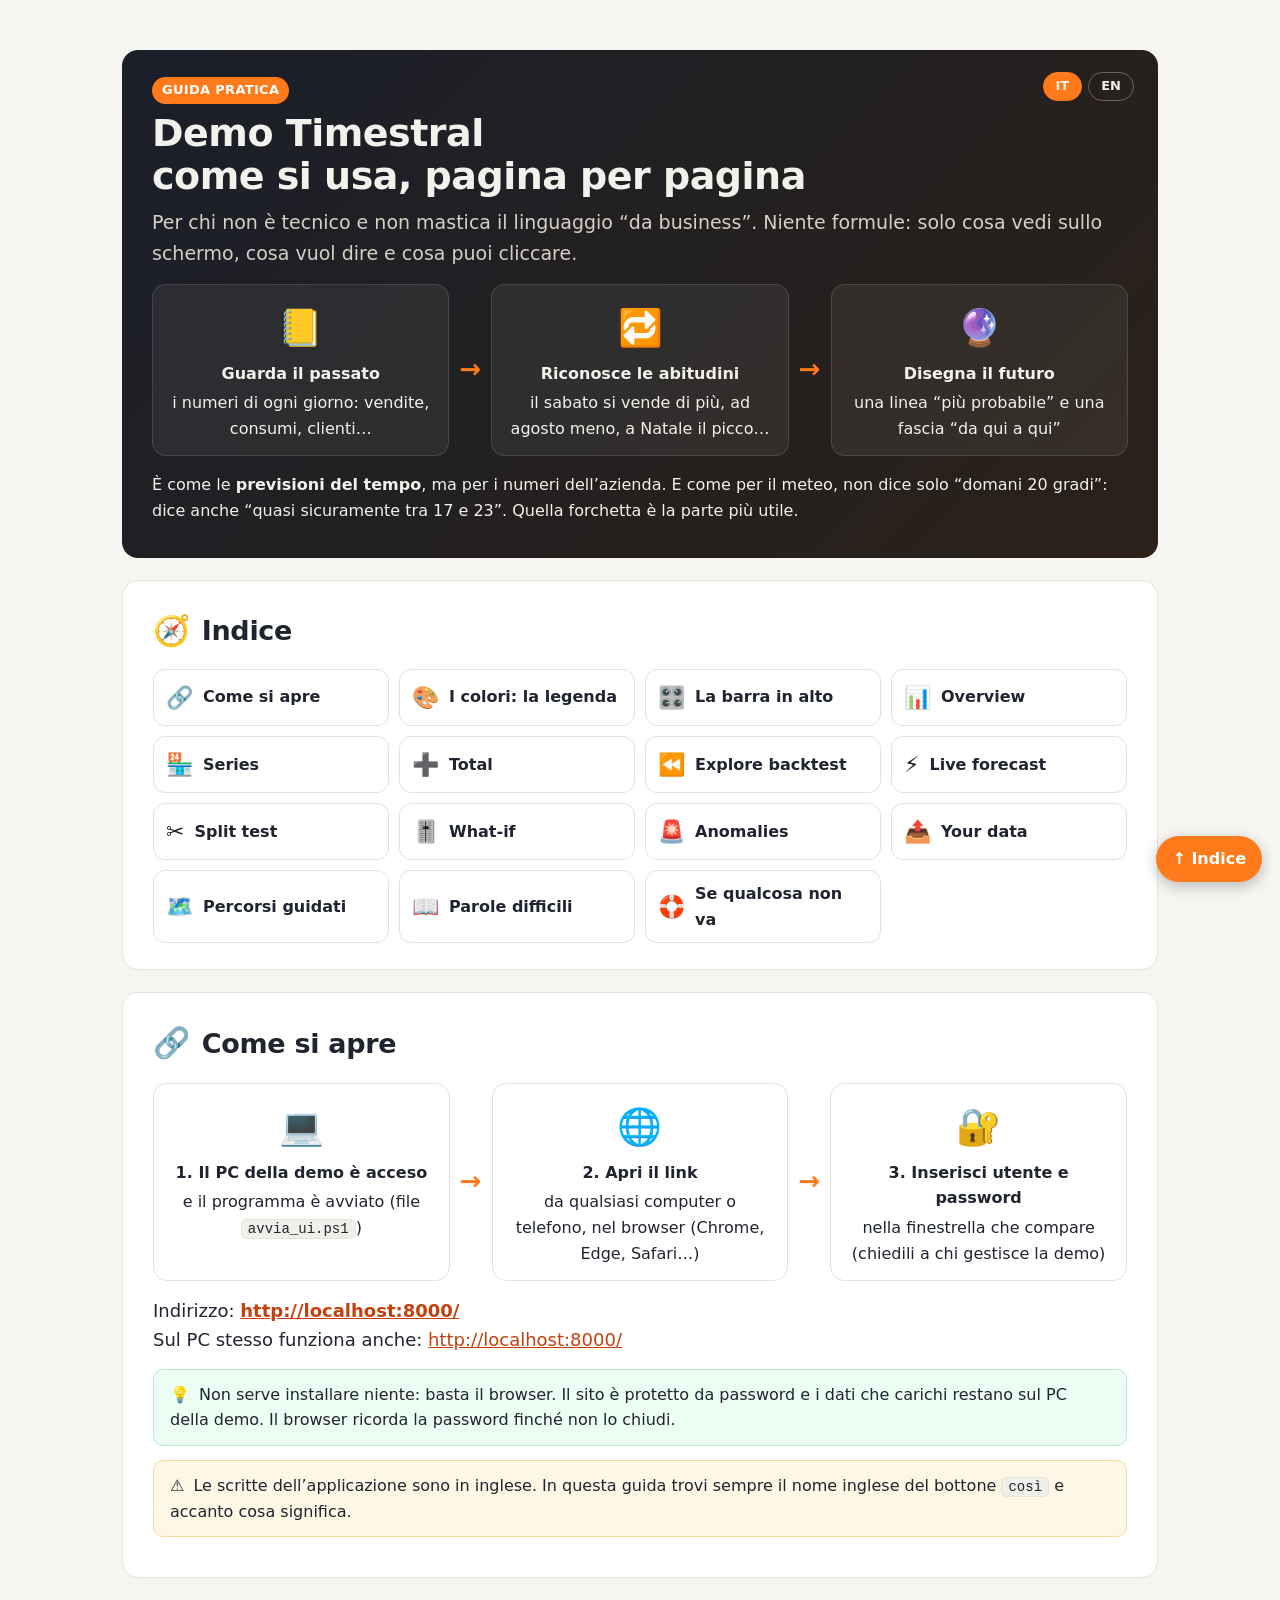
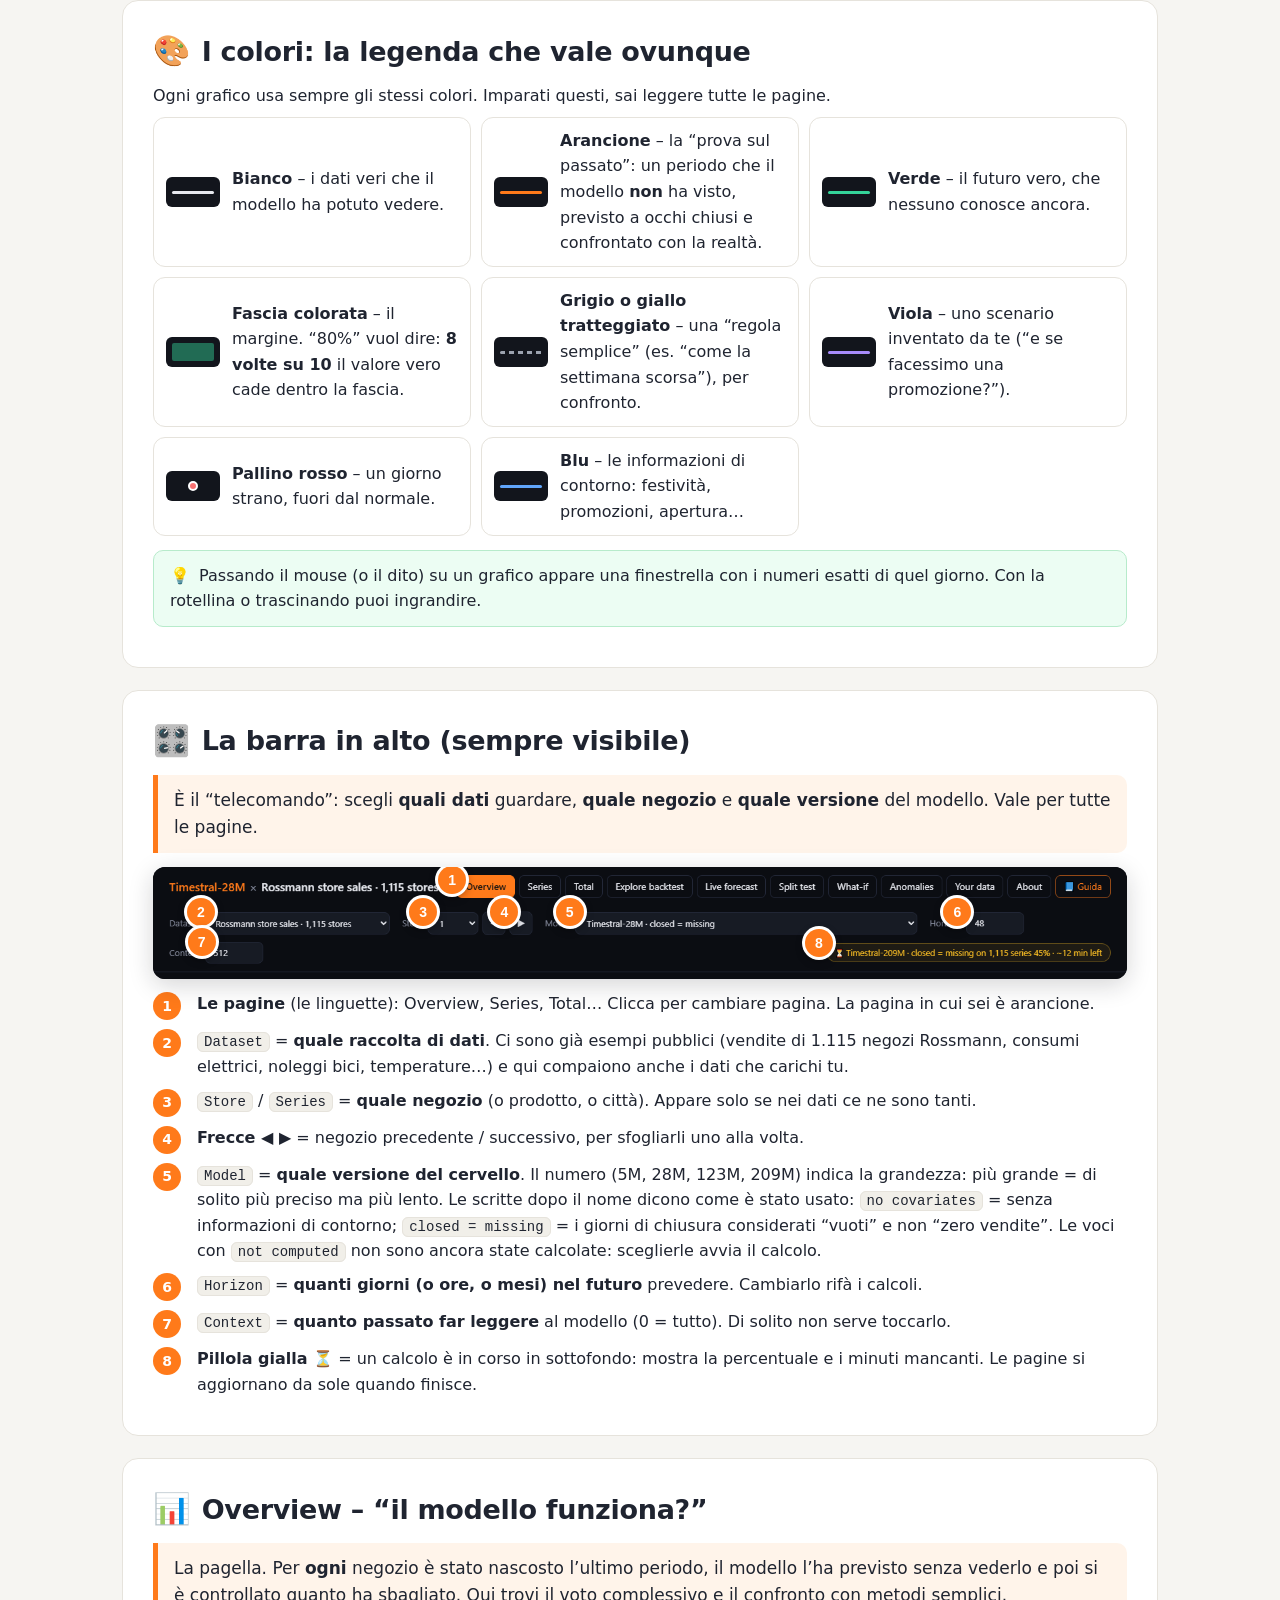
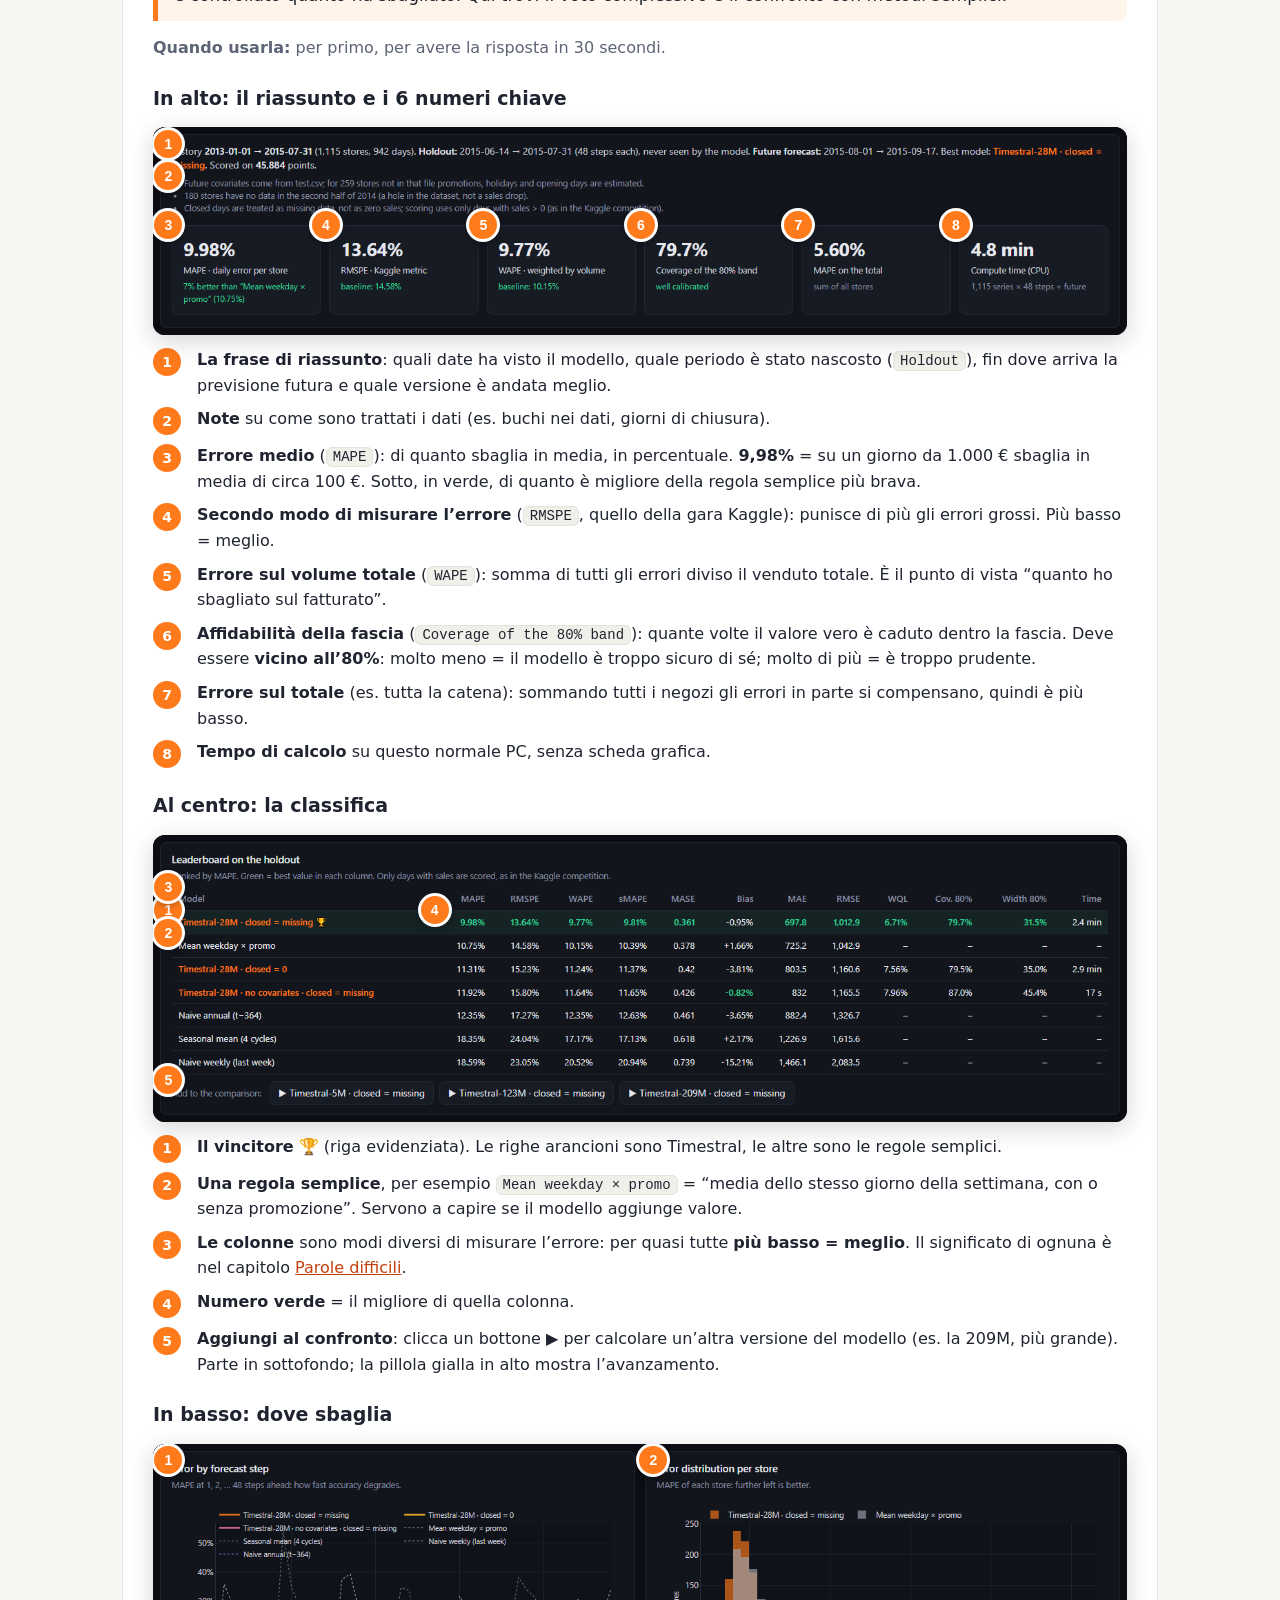
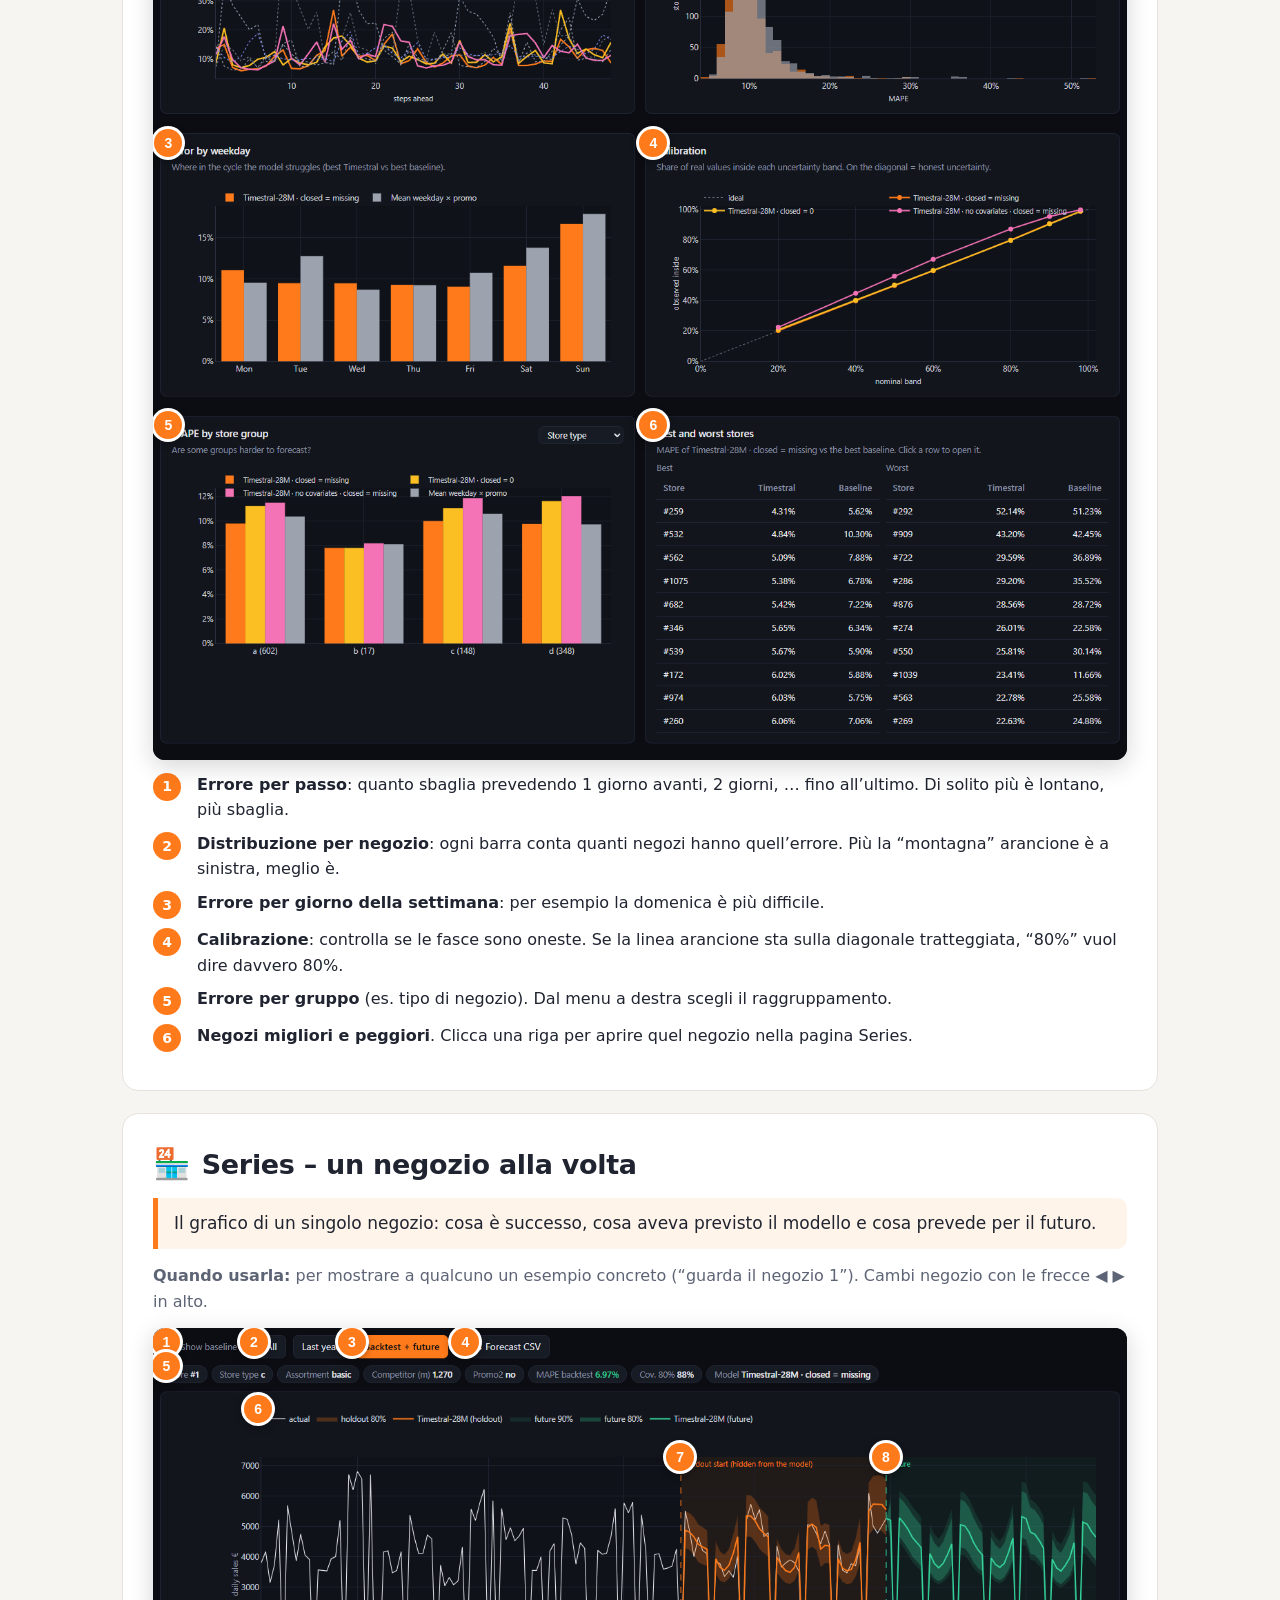
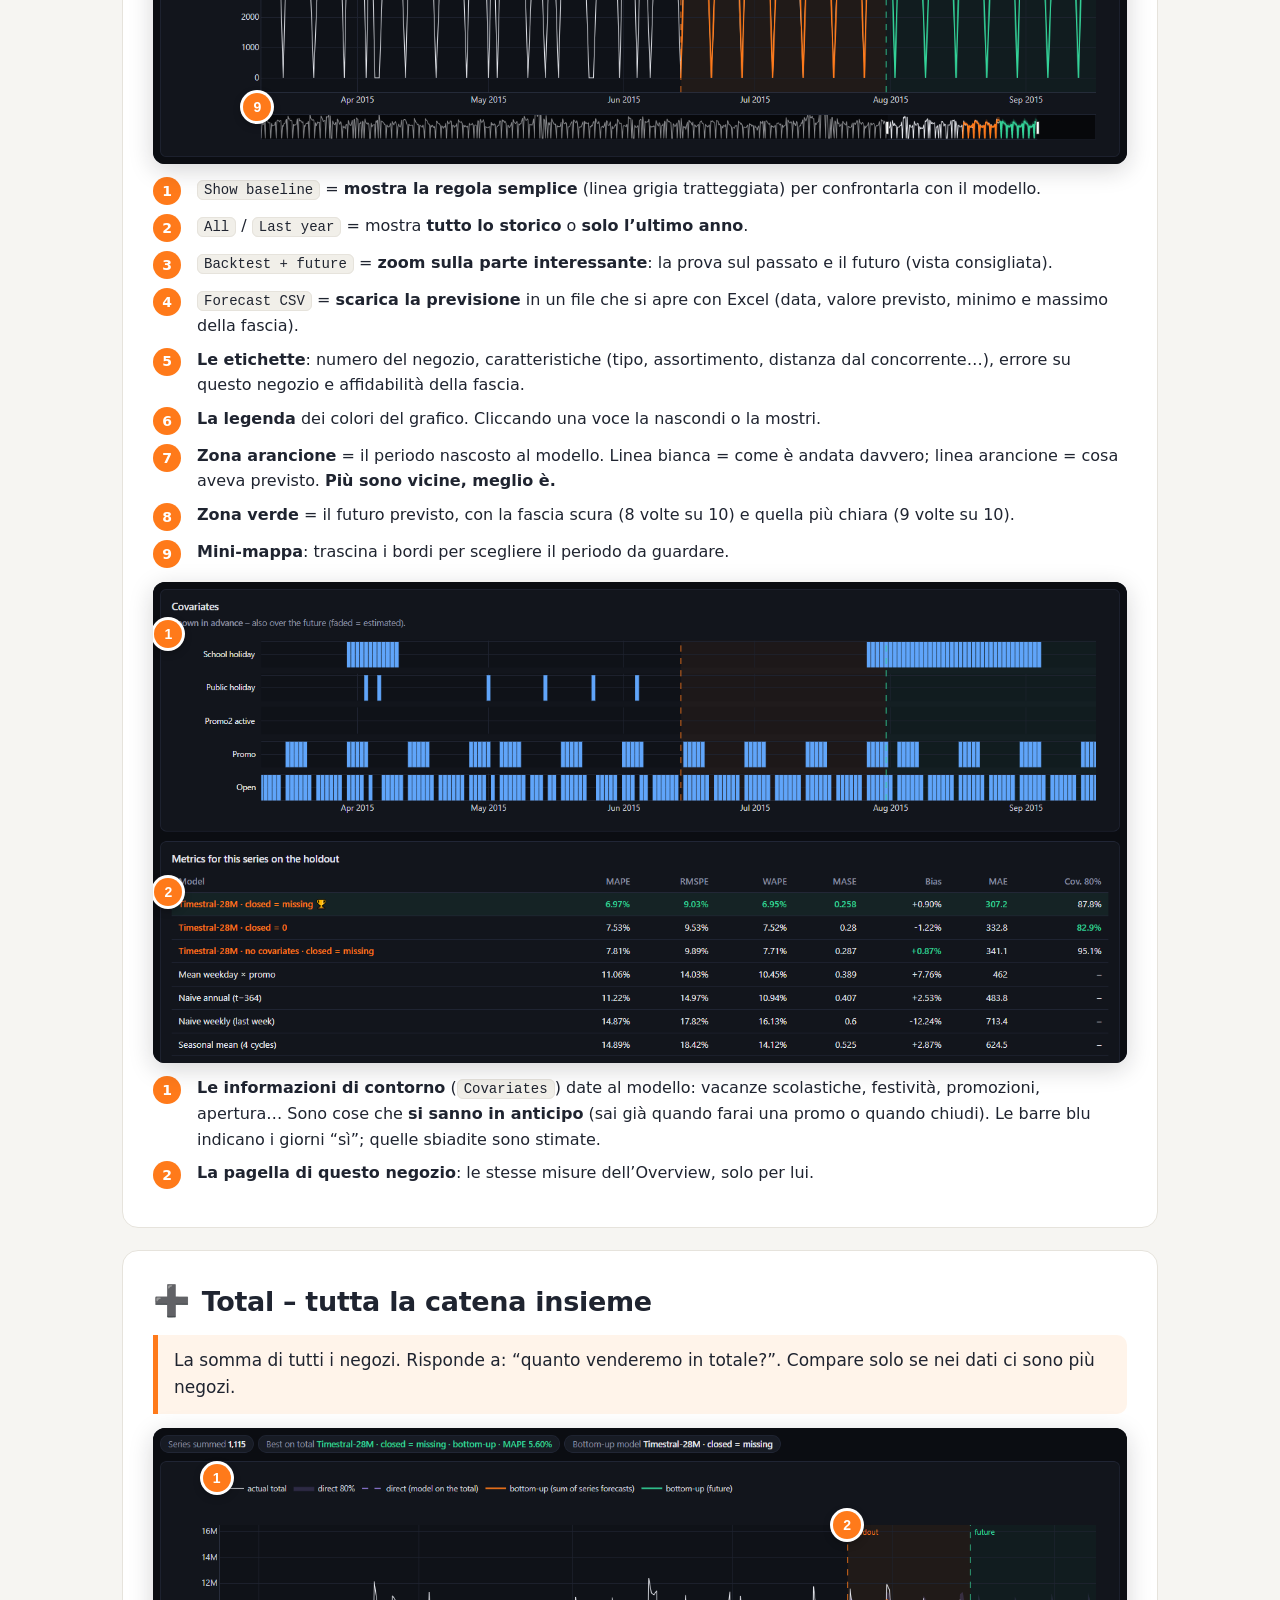
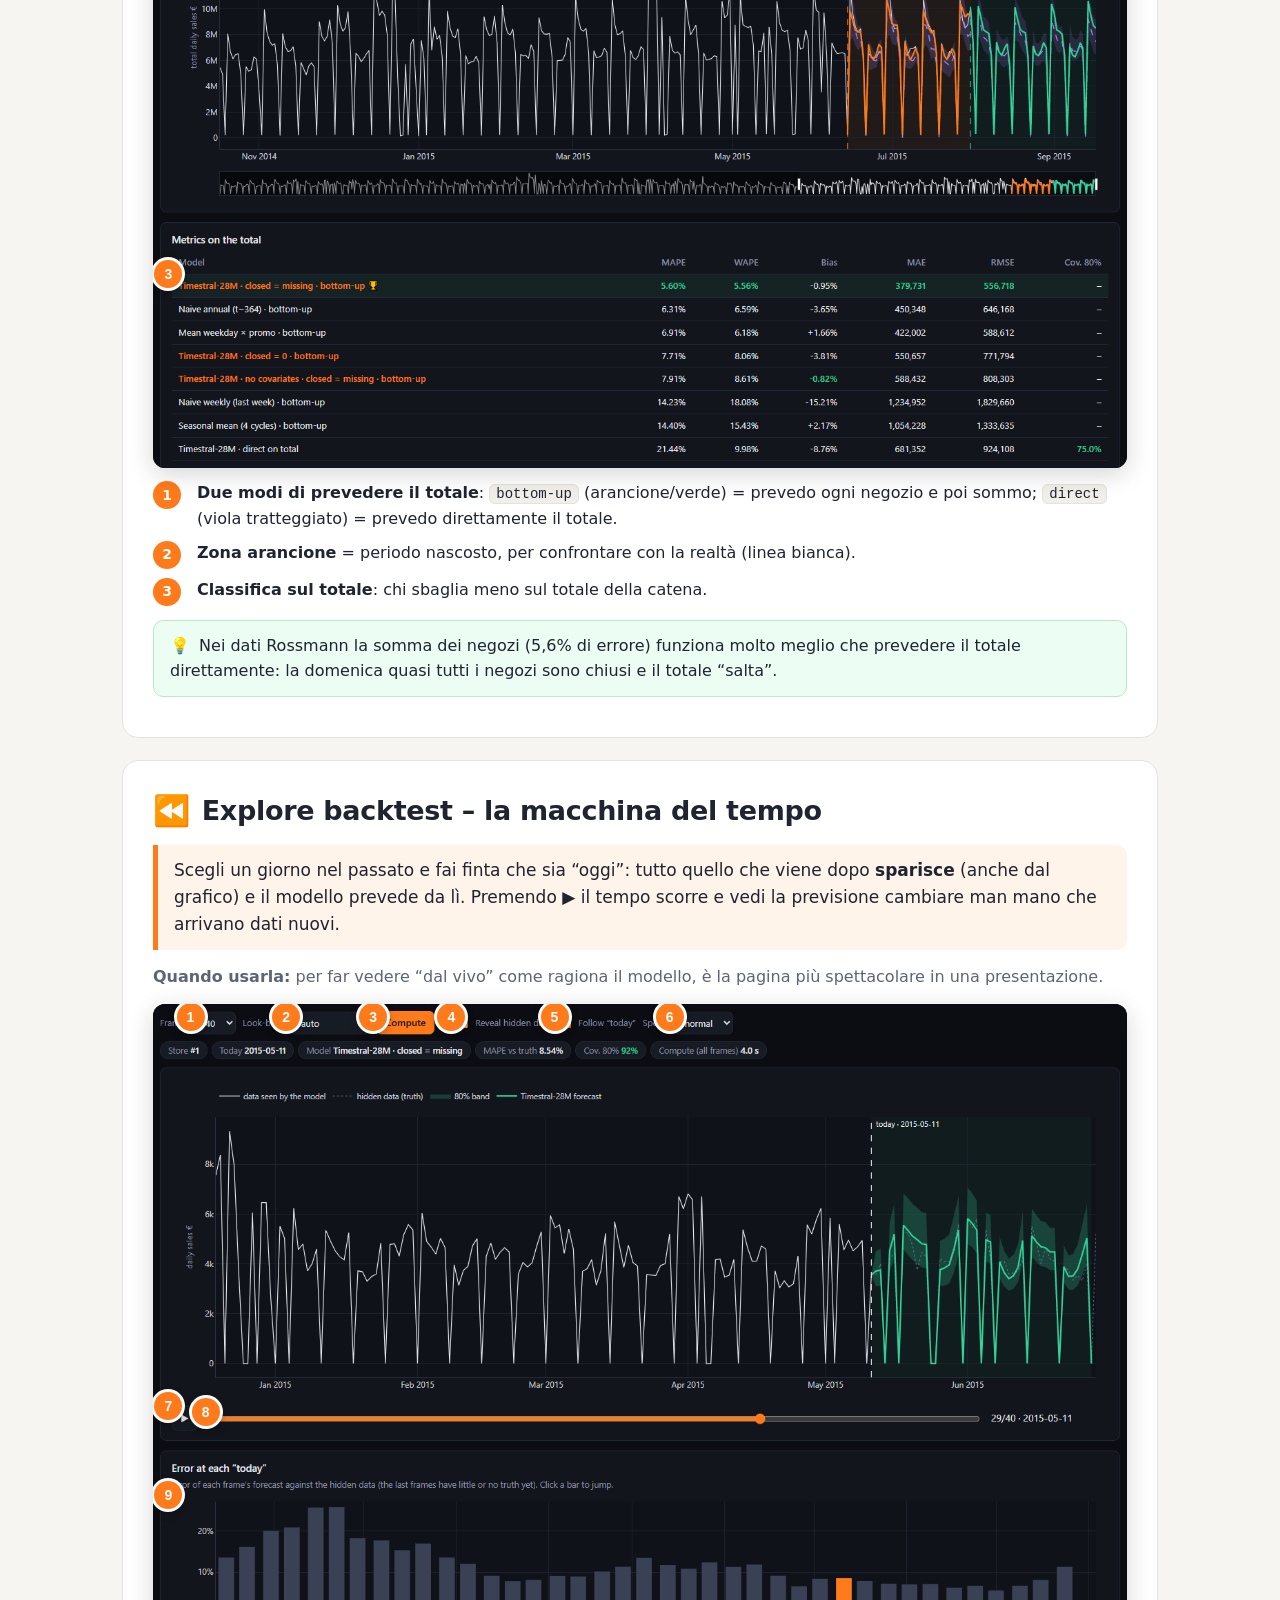
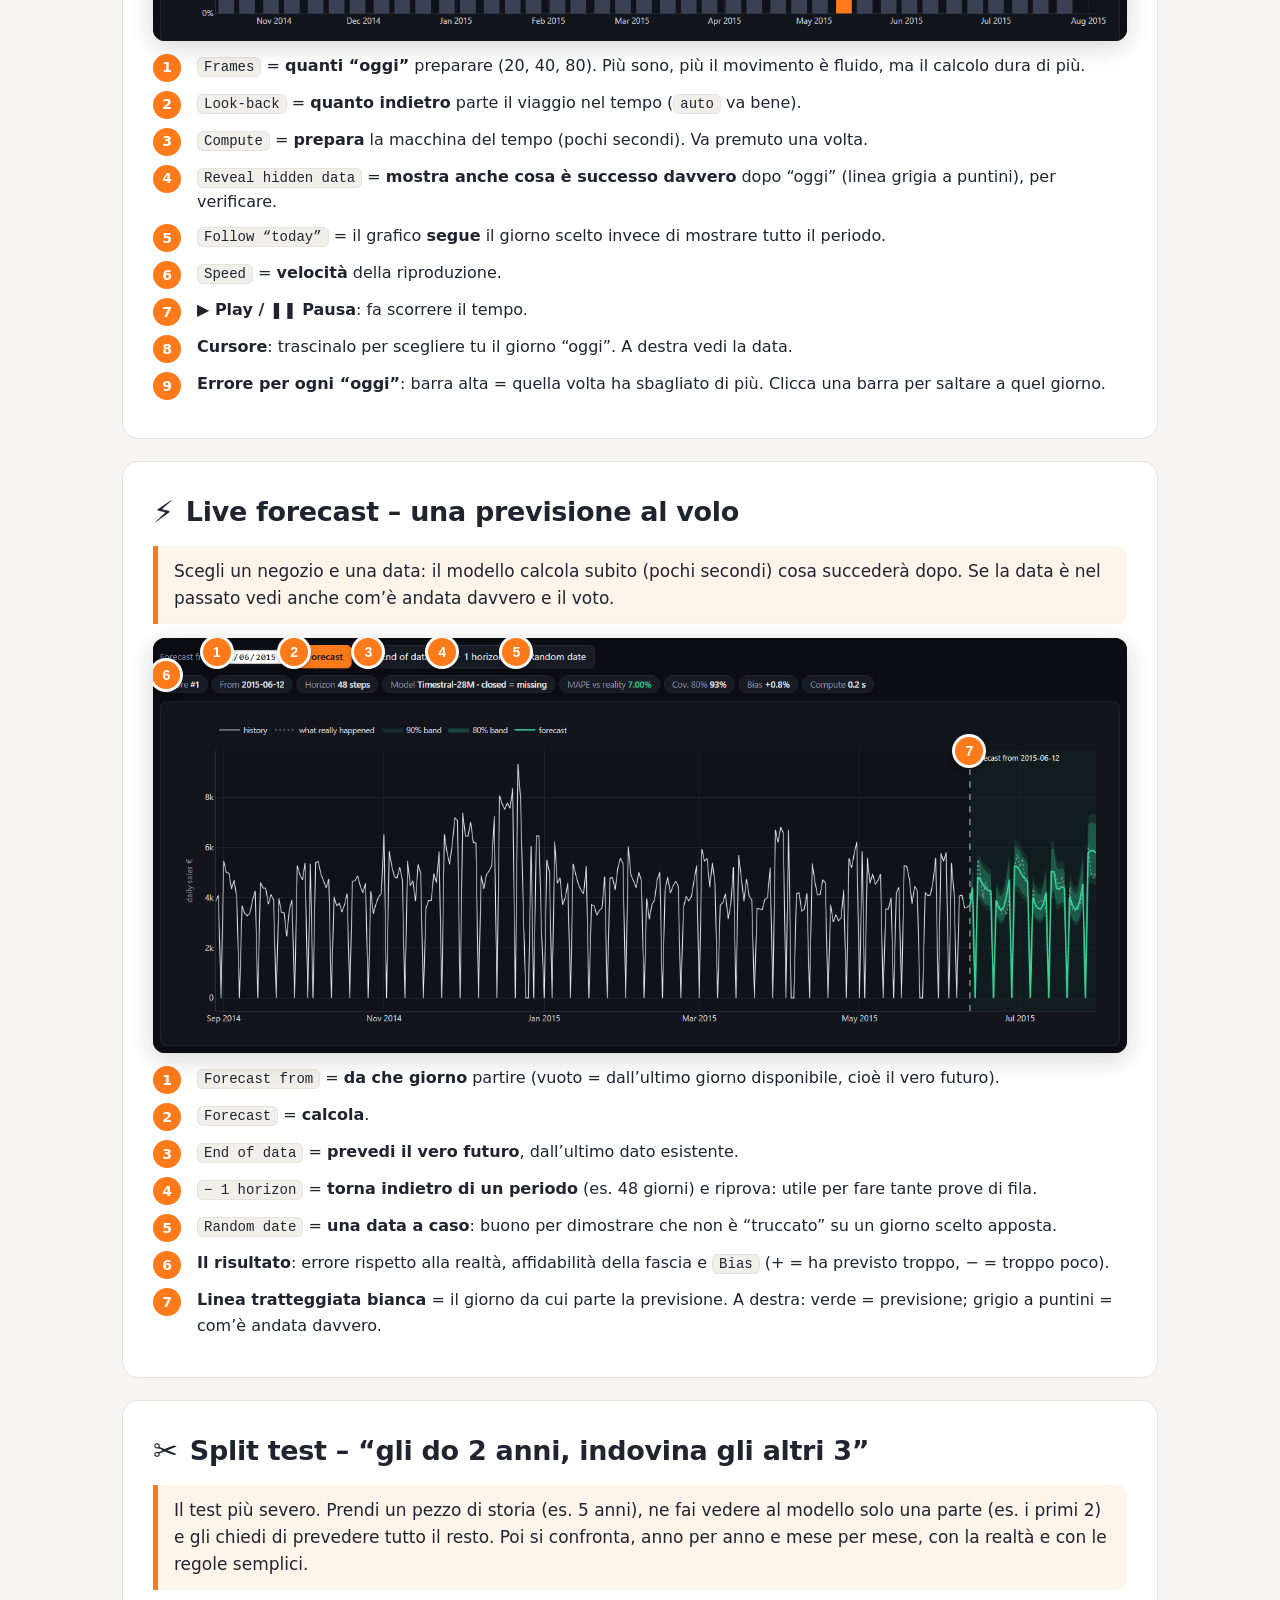
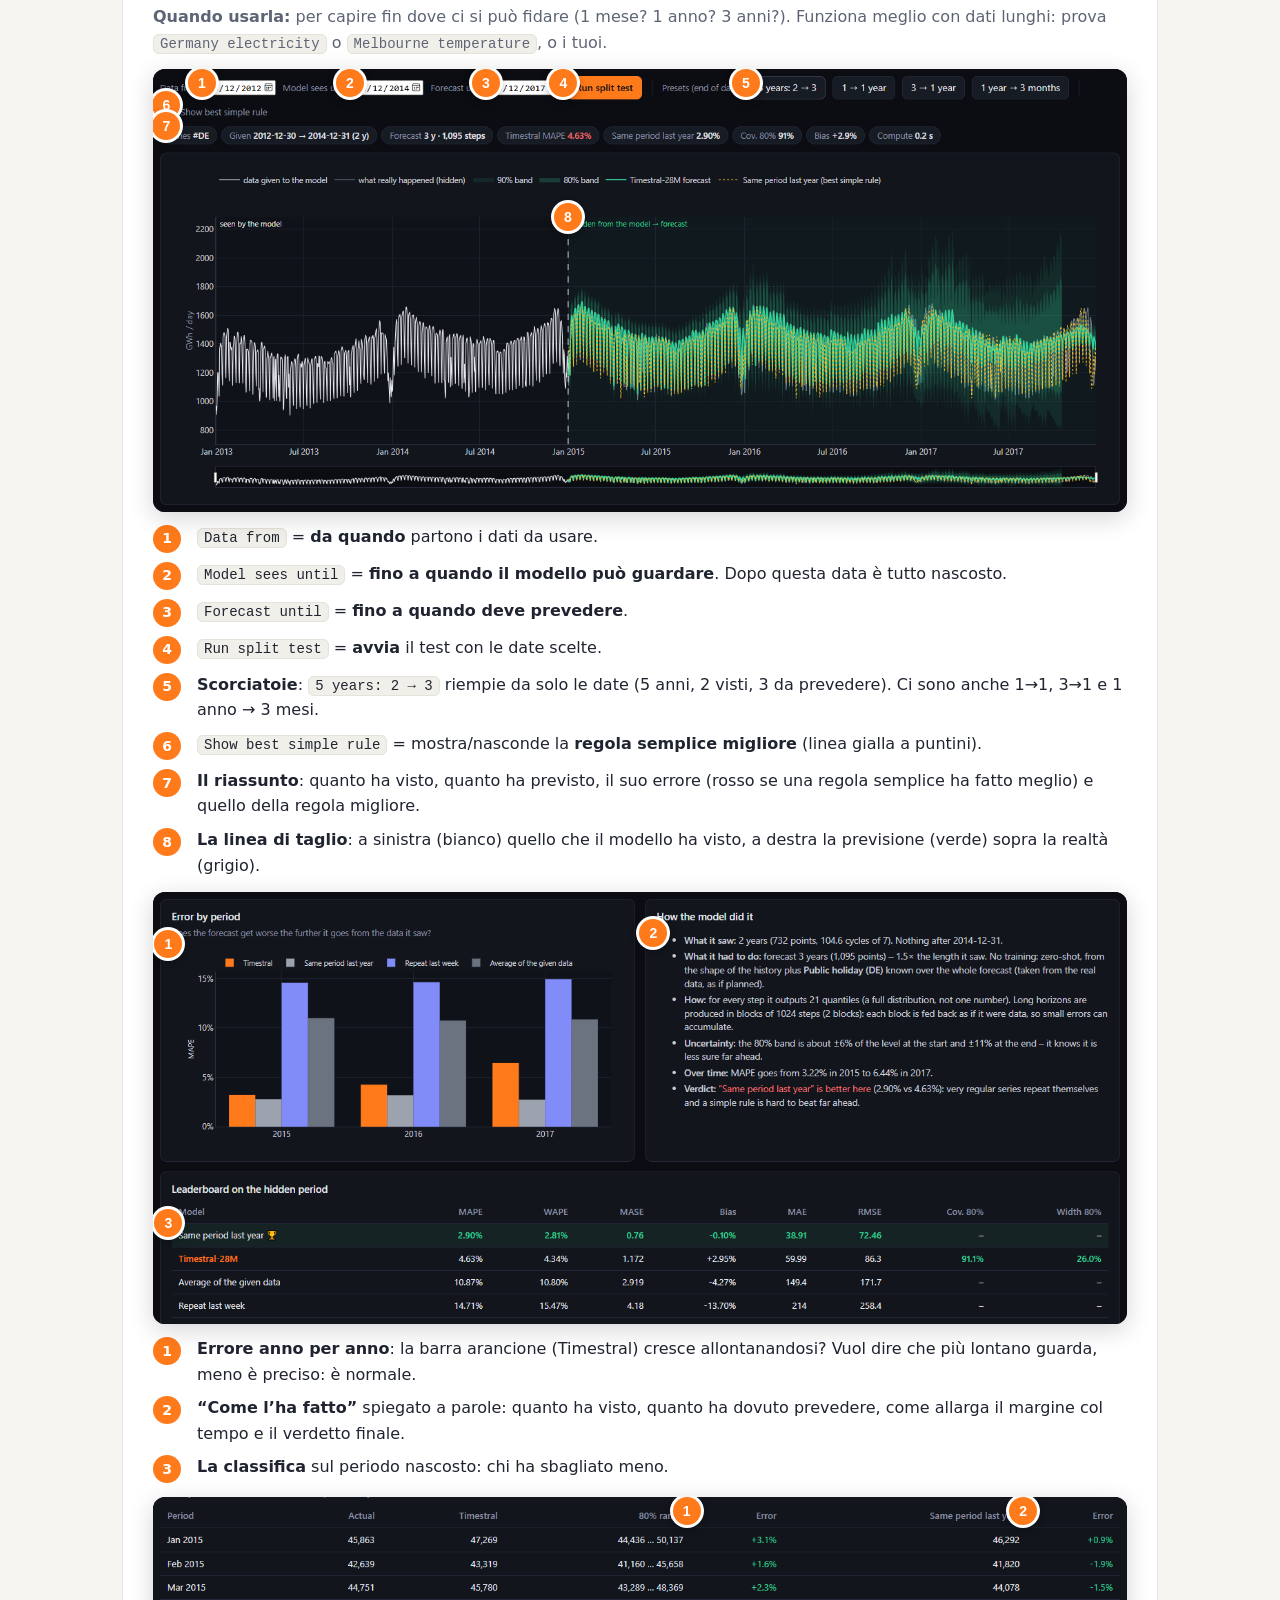
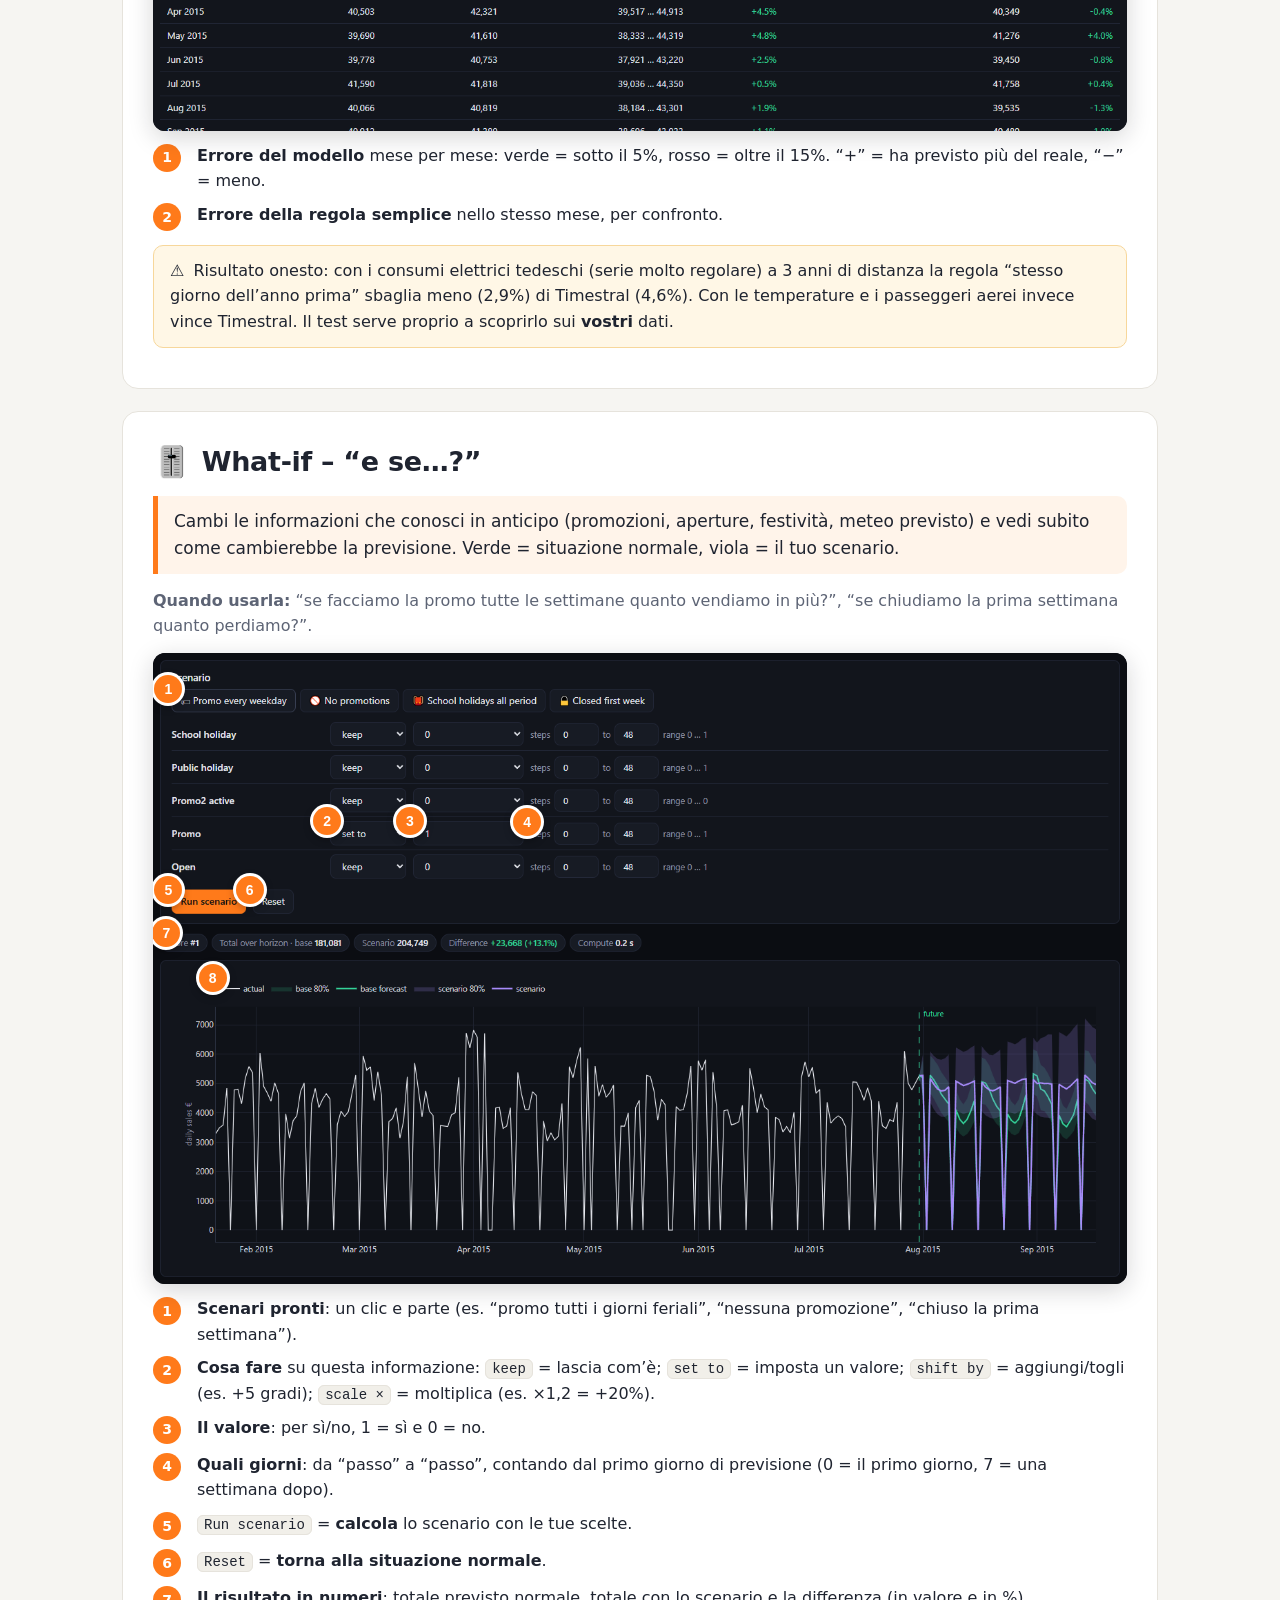
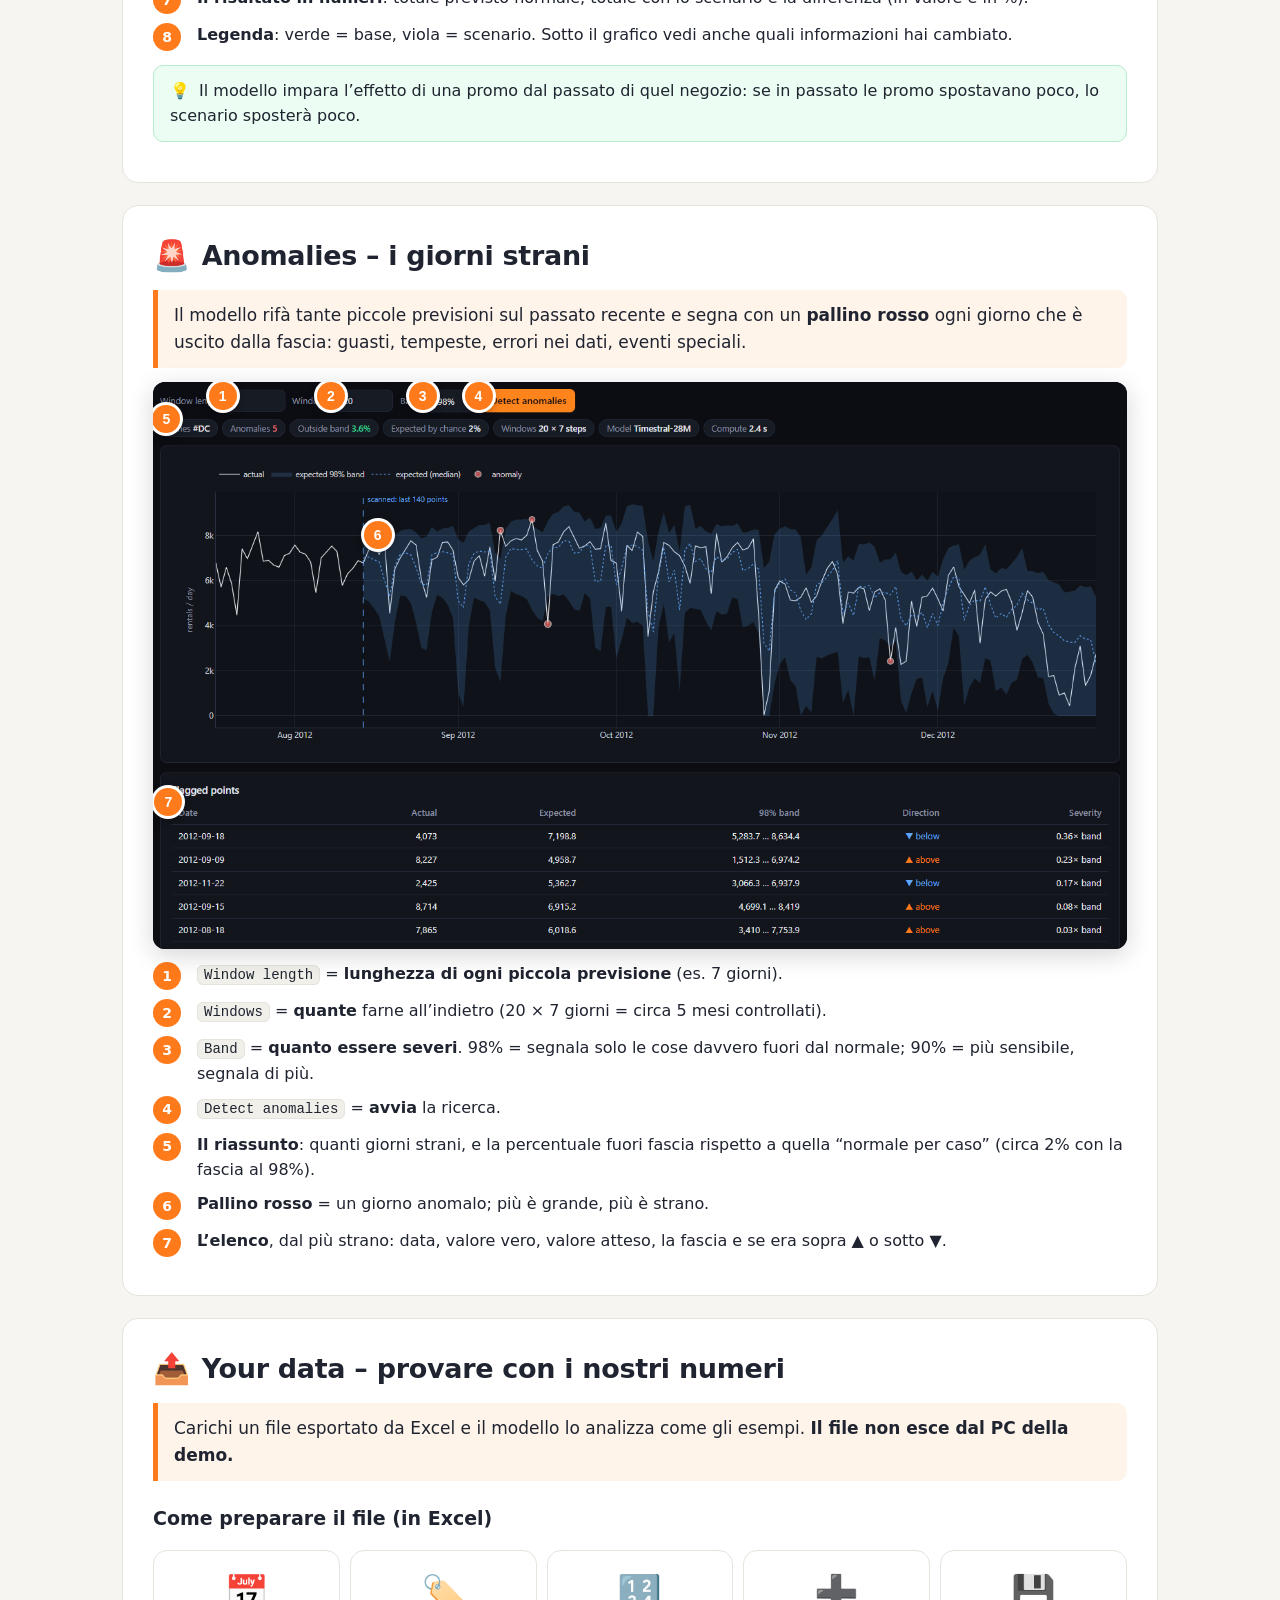
<file: webapp/static/manual/index.html>
<!DOCTYPE html>
<html lang="it">
<head>
<meta charset="utf-8">
<meta name="viewport" content="width=device-width, initial-scale=1">
<title>Guida pratica · Demo Timestral</title>
<link rel="icon" href="data:image/svg+xml,%3Csvg xmlns='http://www.w3.org/2000/svg' viewBox='0 0 16 16'%3E%3Crect width='16' height='16' rx='3' fill='%23ff7a1a'/%3E%3Cpath d='M3 4h10M3 8h10M3 12h6' stroke='white' stroke-width='1.6'/%3E%3C/svg%3E">
<style>
  :root { --o: #ff7a1a; --g: #16a34a; --gl: #34d399; --ink: #1f2430; --mut: #5d6475; --bg: #f6f5f2; --card: #fff; --line: #e6e3dc; }
  * { box-sizing: border-box; }
  body { margin: 0; background: var(--bg); color: var(--ink); font: 16px/1.6 "Segoe UI", system-ui, -apple-system, sans-serif; }
  .wrap { max-width: 1080px; margin: 0 auto; padding: 28px 22px 80px; }
  a { color: #c2410c; }
  h1 { font-size: 38px; line-height: 1.15; margin: 8px 0 6px; letter-spacing: -.5px; }
  h2 { font-size: 27px; margin: 0 0 6px; letter-spacing: -.3px; display: flex; align-items: center; gap: 12px; }
  h2 .ico { font-size: 30px; }
  h3 { font-size: 19px; margin: 22px 0 8px; }
  p { margin: 8px 0; }
  .lead { font-size: 19px; color: var(--mut); }
  section { background: var(--card); border: 1px solid var(--line); border-radius: 16px; padding: 26px 30px; margin: 22px 0; }
  .hero { background: linear-gradient(135deg, #1b1f2a, #2b2118); color: #f3f1ec; border: 0; position: relative; }
  .lang { position: absolute; top: 22px; right: 24px; display: flex; gap: 6px; }
  .lang a { color: #f3f1ec; text-decoration: none; border: 1px solid rgba(255,255,255,.3); border-radius: 99px; padding: 3px 12px; font-weight: 700; font-size: 13px; }
  .lang a.on { background: var(--o); border-color: var(--o); }
  @media (max-width: 700px) { .lang { position: static; margin-bottom: 10px; } }
  @media print { .lang { display: none; } }
  .hero .lead { color: #d6d0c4; }
  .tag { display: inline-block; background: var(--o); color: #fff; font-weight: 700; font-size: 13px; padding: 3px 10px; border-radius: 99px; letter-spacing: .3px; }
  .purpose { background: #fff4ea; border-left: 5px solid var(--o); padding: 12px 16px; border-radius: 0 10px 10px 0; margin: 10px 0 14px; font-size: 17px; }
  .when { color: var(--mut); margin: 0 0 6px; }
  .tip, .warn { padding: 12px 16px; border-radius: 10px; margin: 14px 0; }
  .tip { background: #ecfdf3; border: 1px solid #b7ebcb; }
  .warn { background: #fff7e6; border: 1px solid #f7d79b; }
  .tip b:first-child, .warn b:first-child { margin-right: 4px; }
  /* indice */
  .toc { display: grid; grid-template-columns: repeat(auto-fill, minmax(230px, 1fr)); gap: 10px; margin-top: 14px; }
  .toc a { display: flex; gap: 10px; align-items: center; background: #fff; border: 1px solid var(--line); border-radius: 12px; padding: 10px 12px; color: var(--ink); text-decoration: none; font-weight: 600; }
  .toc a:hover { border-color: var(--o); }
  .toc a span { font-size: 22px; }
  /* analogia */
  .flow { display: flex; flex-wrap: wrap; align-items: stretch; gap: 10px; margin: 16px 0; }
  .flow .st { flex: 1 1 170px; background: #fff; border: 1px solid var(--line); border-radius: 14px; padding: 14px; text-align: center; }
  .flow .st .big { font-size: 36px; }
  .flow .st b { display: block; margin: 4px 0; }
  .flow .ar { align-self: center; font-size: 26px; color: var(--o); font-weight: 700; }
  .hero .flow .st { background: rgba(255,255,255,.06); border-color: rgba(255,255,255,.12); color: #f3f1ec; }
  /* colori */
  .colors { display: grid; grid-template-columns: repeat(auto-fill, minmax(300px, 1fr)); gap: 10px; }
  .col { display: flex; gap: 12px; align-items: center; border: 1px solid var(--line); border-radius: 12px; padding: 10px 12px; background: #fff; }
  .sw { flex: 0 0 54px; height: 30px; border-radius: 6px; background: #12151c; position: relative; overflow: hidden; }
  .sw i { position: absolute; left: 6px; right: 6px; top: 14px; height: 3px; border-radius: 2px; }
  .sw.band i { top: 6px; height: 18px; opacity: .45; }
  .sw.dash i { background: repeating-linear-gradient(90deg, #9ca3af 0 5px, transparent 5px 9px) !important; }
  .sw.dot i { width: 10px; height: 10px; left: 22px; top: 10px; border-radius: 50%; border: 2px solid #fff; }
  /* screenshot con numeri */
  figure.shot { position: relative; margin: 14px 0 6px; border-radius: 12px; overflow: hidden; box-shadow: 0 6px 24px rgba(20,20,30,.18); background: #0b0d12; }
  figure.shot img { display: block; width: 100%; height: auto; }
  .mk { position: absolute; width: 28px; height: 28px; margin: -2px 0 0 -2px; border-radius: 50%; background: var(--o); color: #fff; font: 700 14px/28px "Segoe UI", sans-serif;
    text-align: center; box-shadow: 0 0 0 3px #fff, 0 3px 10px rgba(0,0,0,.45); z-index: 2; }
  figcaption { font-size: 13.5px; color: var(--mut); margin: 6px 2px 0; }
  ol.legend { list-style: none; padding: 0; margin: 12px 0; display: grid; gap: 8px; }
  ol.legend li { display: grid; grid-template-columns: 34px 1fr; gap: 10px; align-items: start; }
  ol.legend li::before { content: attr(data-n); width: 28px; height: 28px; border-radius: 50%; background: var(--o); color: #fff; font-weight: 700; font-size: 14px;
    display: flex; align-items: center; justify-content: center; margin-top: 1px; }
  .en { font-family: Consolas, "Cascadia Mono", monospace; font-size: 14px; background: #f1efe9; border: 1px solid var(--line); border-radius: 6px; padding: 1px 6px; white-space: nowrap; }
  /* percorsi */
  .path { border: 2px solid var(--line); border-radius: 14px; padding: 14px 16px; margin: 14px 0; background: #fff; }
  .path h3 { margin: 0 0 10px; }
  .steps { display: flex; flex-wrap: wrap; gap: 8px; align-items: center; }
  .steps .s { background: #fff4ea; border: 1px solid #f9c79d; border-radius: 10px; padding: 8px 12px; font-size: 15px; max-width: 250px; }
  .steps .s b { color: #c2410c; margin-right: 4px; }
  .steps .a { color: var(--o); font-weight: 700; font-size: 20px; }
  table.gl { border-collapse: collapse; width: 100%; }
  table.gl td { border-top: 1px solid var(--line); padding: 9px 8px; vertical-align: top; }
  table.gl td:first-child { white-space: nowrap; font-weight: 600; width: 210px; }
  .kpis { display: grid; grid-template-columns: repeat(3, 1fr); gap: 10px; margin: 10px 0; }
  .kpis div { background: #fff; border: 1px solid var(--line); border-radius: 12px; padding: 10px 12px; }
  .kpis b { font-size: 22px; display: block; }
  .top { position: fixed; right: 18px; bottom: 18px; background: var(--o); color: #fff; text-decoration: none; border-radius: 99px; padding: 10px 16px; font-weight: 700; box-shadow: 0 4px 14px rgba(0,0,0,.25); }
  @media (max-width: 700px) { .kpis { grid-template-columns: 1fr; } h1 { font-size: 30px; } section { padding: 20px 18px; } }
  @media print {
    body { background: #fff; font-size: 12.5pt; } .top, .noprint { display: none; } section { break-inside: avoid-page; border: 0; padding: 0; margin: 0 0 18px; }
    section.page { break-before: page; } figure.shot { box-shadow: none; break-inside: avoid; } .hero { background: #fff; color: var(--ink); } .hero .lead { color: var(--mut); }
    .hero .flow .st { background: #fff; border-color: var(--line); color: var(--ink); }
  }
</style>
</head>
<body>
<div class="wrap">

<!-- ================================================================ COPERTINA -->
<section class="hero">
  <div class="lang"><a href="index.html" class="on">IT</a><a href="en.html">EN</a></div>
  <span class="tag">GUIDA PRATICA</span>
  <h1>Demo Timestral<br>come si usa, pagina per pagina</h1>
  <p class="lead">Per chi non è tecnico e non mastica il linguaggio “da business”. Niente formule: solo cosa vedi sullo schermo, cosa vuol dire e cosa puoi cliccare.</p>
  <div class="flow">
    <div class="st"><div class="big">📒</div><b>Guarda il passato</b>i numeri di ogni giorno: vendite, consumi, clienti…</div>
    <div class="ar">→</div>
    <div class="st"><div class="big">🔁</div><b>Riconosce le abitudini</b>il sabato si vende di più, ad agosto meno, a Natale il picco…</div>
    <div class="ar">→</div>
    <div class="st"><div class="big">🔮</div><b>Disegna il futuro</b>una linea “più probabile” e una fascia “da qui a qui”</div>
  </div>
  <p>È come le <b>previsioni del tempo</b>, ma per i numeri dell’azienda. E come per il meteo, non dice solo “domani 20 gradi”: dice anche
    “quasi sicuramente tra 17 e 23”. Quella forchetta è la parte più utile.</p>
</section>

<section class="noprint">
  <h2><span class="ico">🧭</span> Indice</h2>
  <div class="toc">
    <a href="#apri"><span>🔗</span> Come si apre</a>
    <a href="#colori"><span>🎨</span> I colori: la legenda</a>
    <a href="#barra"><span>🎛️</span> La barra in alto</a>
    <a href="#overview"><span>📊</span> Overview</a>
    <a href="#series"><span>🏪</span> Series</a>
    <a href="#total"><span>➕</span> Total</a>
    <a href="#explore"><span>⏪</span> Explore backtest</a>
    <a href="#live"><span>⚡</span> Live forecast</a>
    <a href="#split"><span>✂️</span> Split test</a>
    <a href="#whatif"><span>🎚️</span> What-if</a>
    <a href="#anomalies"><span>🚨</span> Anomalies</a>
    <a href="#dati"><span>📤</span> Your data</a>
    <a href="#percorsi"><span>🗺️</span> Percorsi guidati</a>
    <a href="#parole"><span>📖</span> Parole difficili</a>
    <a href="#problemi"><span>🛟</span> Se qualcosa non va</a>
  </div>
</section>

<!-- ================================================================ APRIRE -->
<section id="apri">
  <h2><span class="ico">🔗</span> Come si apre</h2>
  <div class="flow">
    <div class="st"><div class="big">💻</div><b>1. Il PC della demo è acceso</b>e il programma è avviato (file <span class="en">avvia_ui.ps1</span>)</div>
    <div class="ar">→</div>
    <div class="st"><div class="big">🌐</div><b>2. Apri il link</b>da qualsiasi computer o telefono, nel browser (Chrome, Edge, Safari…)</div>
    <div class="ar">→</div>
    <div class="st"><div class="big">🔐</div><b>3. Inserisci utente e password</b>nella finestrella che compare (chiedili a chi gestisce la demo)</div>
  </div>
  <p style="font-size:18px">Indirizzo: <a href="http://localhost:8000/"><b>http://localhost:8000/</b></a><br>
    Sul PC stesso funziona anche: <a href="http://localhost:8000/">http://localhost:8000/</a></p>
  <div class="tip"><b>💡</b> Non serve installare niente: basta il browser. Il sito è protetto da password e i dati che carichi restano sul PC della demo.
    Il browser ricorda la password finché non lo chiudi.</div>
  <div class="warn"><b>⚠️</b> Le scritte dell’applicazione sono in inglese. In questa guida trovi sempre il nome inglese del bottone <span class="en">così</span> e accanto cosa significa.</div>
</section>

<!-- ================================================================ COLORI -->
<section id="colori">
  <h2><span class="ico">🎨</span> I colori: la legenda che vale ovunque</h2>
  <p>Ogni grafico usa sempre gli stessi colori. Imparati questi, sai leggere tutte le pagine.</p>
  <div class="colors">
    <div class="col"><div class="sw"><i style="background:#e6e8ee"></i></div><div><b>Bianco</b> – i dati veri che il modello ha potuto vedere.</div></div>
    <div class="col"><div class="sw"><i style="background:#ff7a1a"></i></div><div><b>Arancione</b> – la “prova sul passato”: un periodo che il modello <b>non</b> ha visto, previsto a occhi chiusi e confrontato con la realtà.</div></div>
    <div class="col"><div class="sw"><i style="background:#34d399"></i></div><div><b>Verde</b> – il futuro vero, che nessuno conosce ancora.</div></div>
    <div class="col"><div class="sw band"><i style="background:#34d399"></i></div><div><b>Fascia colorata</b> – il margine. “80%” vuol dire: <b>8 volte su 10</b> il valore vero cade dentro la fascia.</div></div>
    <div class="col"><div class="sw dash"><i></i></div><div><b>Grigio o giallo tratteggiato</b> – una “regola semplice” (es. “come la settimana scorsa”), per confronto.</div></div>
    <div class="col"><div class="sw"><i style="background:#a78bfa"></i></div><div><b>Viola</b> – uno scenario inventato da te (“e se facessimo una promozione?”).</div></div>
    <div class="col"><div class="sw dot"><i style="background:#f87171"></i></div><div><b>Pallino rosso</b> – un giorno strano, fuori dal normale.</div></div>
    <div class="col"><div class="sw"><i style="background:#60a5fa"></i></div><div><b>Blu</b> – le informazioni di contorno: festività, promozioni, apertura…</div></div>
  </div>
  <div class="tip"><b>💡</b> Passando il mouse (o il dito) su un grafico appare una finestrella con i numeri esatti di quel giorno. Con la rotellina o trascinando puoi ingrandire.</div>
</section>

<!-- ================================================================ BARRA -->
<section id="barra" class="page">
  <h2><span class="ico">🎛️</span> La barra in alto (sempre visibile)</h2>
  <div class="purpose">È il “telecomando”: scegli <b>quali dati</b> guardare, <b>quale negozio</b> e <b>quale versione</b> del modello. Vale per tutte le pagine.</div>
  <figure class="shot" data-shot="barra"><img src="img/barra.png" alt="Barra in alto"></figure>
  <ol class="legend">
    <li data-n="1"><div><b>Le pagine</b> (le linguette): Overview, Series, Total… Clicca per cambiare pagina. La pagina in cui sei è arancione.</div></li>
    <li data-n="2"><div><span class="en">Dataset</span> = <b>quale raccolta di dati</b>. Ci sono già esempi pubblici (vendite di 1.115 negozi Rossmann, consumi elettrici, noleggi bici, temperature…) e qui compaiono anche i dati che carichi tu.</div></li>
    <li data-n="3"><div><span class="en">Store</span> / <span class="en">Series</span> = <b>quale negozio</b> (o prodotto, o città). Appare solo se nei dati ce ne sono tanti.</div></li>
    <li data-n="4"><div><b>Frecce ◀ ▶</b> = negozio precedente / successivo, per sfogliarli uno alla volta.</div></li>
    <li data-n="5"><div><span class="en">Model</span> = <b>quale versione del cervello</b>. Il numero (5M, 28M, 123M, 209M) indica la grandezza: più grande = di solito più preciso ma più lento.
      Le scritte dopo il nome dicono come è stato usato: <span class="en">no covariates</span> = senza informazioni di contorno; <span class="en">closed = missing</span> = i giorni di chiusura
      considerati “vuoti” e non “zero vendite”. Le voci con <span class="en">not computed</span> non sono ancora state calcolate: sceglierle avvia il calcolo.</div></li>
    <li data-n="6"><div><span class="en">Horizon</span> = <b>quanti giorni (o ore, o mesi) nel futuro</b> prevedere. Cambiarlo rifà i calcoli.</div></li>
    <li data-n="7"><div><span class="en">Context</span> = <b>quanto passato far leggere</b> al modello (0 = tutto). Di solito non serve toccarlo.</div></li>
    <li data-n="8"><div><b>Pillola gialla ⏳</b> = un calcolo è in corso in sottofondo: mostra la percentuale e i minuti mancanti. Le pagine si aggiornano da sole quando finisce.</div></li>
  </ol>
</section>

<!-- ================================================================ OVERVIEW -->
<section id="overview" class="page">
  <h2><span class="ico">📊</span> Overview – “il modello funziona?”</h2>
  <div class="purpose">La pagella. Per <b>ogni</b> negozio è stato nascosto l’ultimo periodo, il modello l’ha previsto senza vederlo e poi si è controllato quanto ha sbagliato. Qui trovi il voto complessivo e il confronto con metodi semplici.</div>
  <p class="when"><b>Quando usarla:</b> per primo, per avere la risposta in 30 secondi.</p>
  <h3>In alto: il riassunto e i 6 numeri chiave</h3>
  <figure class="shot" data-shot="overview_kpi"><img src="img/overview_kpi.png" alt="Riassunto e numeri chiave"></figure>
  <ol class="legend">
    <li data-n="1"><div><b>La frase di riassunto</b>: quali date ha visto il modello, quale periodo è stato nascosto (<span class="en">Holdout</span>), fin dove arriva la previsione futura e quale versione è andata meglio.</div></li>
    <li data-n="2"><div><b>Note</b> su come sono trattati i dati (es. buchi nei dati, giorni di chiusura).</div></li>
    <li data-n="3"><div><b>Errore medio</b> (<span class="en">MAPE</span>): di quanto sbaglia in media, in percentuale. <b>9,98%</b> = su un giorno da 1.000 € sbaglia in media di circa 100 €.
      Sotto, in verde, di quanto è migliore della regola semplice più brava.</div></li>
    <li data-n="4"><div><b>Secondo modo di misurare l’errore</b> (<span class="en">RMSPE</span>, quello della gara Kaggle): punisce di più gli errori grossi. Più basso = meglio.</div></li>
    <li data-n="5"><div><b>Errore sul volume totale</b> (<span class="en">WAPE</span>): somma di tutti gli errori diviso il venduto totale. È il punto di vista “quanto ho sbagliato sul fatturato”.</div></li>
    <li data-n="6"><div><b>Affidabilità della fascia</b> (<span class="en">Coverage of the 80% band</span>): quante volte il valore vero è caduto dentro la fascia. Deve essere <b>vicino all’80%</b>:
      molto meno = il modello è troppo sicuro di sé; molto di più = è troppo prudente.</div></li>
    <li data-n="7"><div><b>Errore sul totale</b> (es. tutta la catena): sommando tutti i negozi gli errori in parte si compensano, quindi è più basso.</div></li>
    <li data-n="8"><div><b>Tempo di calcolo</b> su questo normale PC, senza scheda grafica.</div></li>
  </ol>
  <h3>Al centro: la classifica</h3>
  <figure class="shot" data-shot="overview_classifica"><img src="img/overview_classifica.png" alt="Classifica"></figure>
  <ol class="legend">
    <li data-n="1"><div><b>Il vincitore</b> 🏆 (riga evidenziata). Le righe arancioni sono Timestral, le altre sono le regole semplici.</div></li>
    <li data-n="2"><div><b>Una regola semplice</b>, per esempio <span class="en">Mean weekday × promo</span> = “media dello stesso giorno della settimana, con o senza promozione”. Servono a capire se il modello aggiunge valore.</div></li>
    <li data-n="3"><div><b>Le colonne</b> sono modi diversi di misurare l’errore: per quasi tutte <b>più basso = meglio</b>. Il significato di ognuna è nel capitolo <a href="#parole">Parole difficili</a>.</div></li>
    <li data-n="4"><div><b>Numero verde</b> = il migliore di quella colonna.</div></li>
    <li data-n="5"><div><b>Aggiungi al confronto</b>: clicca un bottone ▶ per calcolare un’altra versione del modello (es. la 209M, più grande). Parte in sottofondo; la pillola gialla in alto mostra l’avanzamento.</div></li>
  </ol>
  <h3>In basso: dove sbaglia</h3>
  <figure class="shot" data-shot="overview_grafici"><img src="img/overview_grafici.png" alt="Grafici di analisi"></figure>
  <ol class="legend">
    <li data-n="1"><div><b>Errore per passo</b>: quanto sbaglia prevedendo 1 giorno avanti, 2 giorni, … fino all’ultimo. Di solito più è lontano, più sbaglia.</div></li>
    <li data-n="2"><div><b>Distribuzione per negozio</b>: ogni barra conta quanti negozi hanno quell’errore. Più la “montagna” arancione è a sinistra, meglio è.</div></li>
    <li data-n="3"><div><b>Errore per giorno della settimana</b>: per esempio la domenica è più difficile.</div></li>
    <li data-n="4"><div><b>Calibrazione</b>: controlla se le fasce sono oneste. Se la linea arancione sta sulla diagonale tratteggiata, “80%” vuol dire davvero 80%.</div></li>
    <li data-n="5"><div><b>Errore per gruppo</b> (es. tipo di negozio). Dal menu a destra scegli il raggruppamento.</div></li>
    <li data-n="6"><div><b>Negozi migliori e peggiori</b>. Clicca una riga per aprire quel negozio nella pagina Series.</div></li>
  </ol>
</section>

<!-- ================================================================ SERIES -->
<section id="series" class="page">
  <h2><span class="ico">🏪</span> Series – un negozio alla volta</h2>
  <div class="purpose">Il grafico di un singolo negozio: cosa è successo, cosa aveva previsto il modello e cosa prevede per il futuro.</div>
  <p class="when"><b>Quando usarla:</b> per mostrare a qualcuno un esempio concreto (“guarda il negozio 1”). Cambi negozio con le frecce ◀ ▶ in alto.</p>
  <figure class="shot" data-shot="serie"><img src="img/serie.png" alt="Pagina Series"></figure>
  <ol class="legend">
    <li data-n="1"><div><span class="en">Show baseline</span> = <b>mostra la regola semplice</b> (linea grigia tratteggiata) per confrontarla con il modello.</div></li>
    <li data-n="2"><div><span class="en">All</span> / <span class="en">Last year</span> = mostra <b>tutto lo storico</b> o <b>solo l’ultimo anno</b>.</div></li>
    <li data-n="3"><div><span class="en">Backtest + future</span> = <b>zoom sulla parte interessante</b>: la prova sul passato e il futuro (vista consigliata).</div></li>
    <li data-n="4"><div><span class="en">Forecast CSV</span> = <b>scarica la previsione</b> in un file che si apre con Excel (data, valore previsto, minimo e massimo della fascia).</div></li>
    <li data-n="5"><div><b>Le etichette</b>: numero del negozio, caratteristiche (tipo, assortimento, distanza dal concorrente…), errore su questo negozio e affidabilità della fascia.</div></li>
    <li data-n="6"><div><b>La legenda</b> dei colori del grafico. Cliccando una voce la nascondi o la mostri.</div></li>
    <li data-n="7"><div><b>Zona arancione</b> = il periodo nascosto al modello. Linea bianca = come è andata davvero; linea arancione = cosa aveva previsto. <b>Più sono vicine, meglio è.</b></div></li>
    <li data-n="8"><div><b>Zona verde</b> = il futuro previsto, con la fascia scura (8 volte su 10) e quella più chiara (9 volte su 10).</div></li>
    <li data-n="9"><div><b>Mini-mappa</b>: trascina i bordi per scegliere il periodo da guardare.</div></li>
  </ol>
  <figure class="shot" data-shot="serie_covariate"><img src="img/serie_covariate.png" alt="Covariate e metriche"></figure>
  <ol class="legend">
    <li data-n="1"><div><b>Le informazioni di contorno</b> (<span class="en">Covariates</span>) date al modello: vacanze scolastiche, festività, promozioni, apertura… Sono cose che <b>si sanno in anticipo</b> (sai già quando farai una promo o quando chiudi). Le barre blu indicano i giorni “sì”; quelle sbiadite sono stimate.</div></li>
    <li data-n="2"><div><b>La pagella di questo negozio</b>: le stesse misure dell’Overview, solo per lui.</div></li>
  </ol>
</section>

<!-- ================================================================ TOTAL -->
<section id="total" class="page">
  <h2><span class="ico">➕</span> Total – tutta la catena insieme</h2>
  <div class="purpose">La somma di tutti i negozi. Risponde a: “quanto venderemo in totale?”. Compare solo se nei dati ci sono più negozi.</div>
  <figure class="shot" data-shot="totale"><img src="img/totale.png" alt="Pagina Total"></figure>
  <ol class="legend">
    <li data-n="1"><div><b>Due modi di prevedere il totale</b>: <span class="en">bottom-up</span> (arancione/verde) = prevedo ogni negozio e poi sommo; <span class="en">direct</span> (viola tratteggiato) = prevedo direttamente il totale.</div></li>
    <li data-n="2"><div><b>Zona arancione</b> = periodo nascosto, per confrontare con la realtà (linea bianca).</div></li>
    <li data-n="3"><div><b>Classifica sul totale</b>: chi sbaglia meno sul totale della catena.</div></li>
  </ol>
  <div class="tip"><b>💡</b> Nei dati Rossmann la somma dei negozi (5,6% di errore) funziona molto meglio che prevedere il totale direttamente: la domenica quasi tutti i negozi sono chiusi e il totale “salta”.</div>
</section>

<!-- ================================================================ EXPLORE -->
<section id="explore" class="page">
  <h2><span class="ico">⏪</span> Explore backtest – la macchina del tempo</h2>
  <div class="purpose">Scegli un giorno nel passato e fai finta che sia “oggi”: tutto quello che viene dopo <b>sparisce</b> (anche dal grafico) e il modello prevede da lì. Premendo ▶ il tempo scorre e vedi la previsione cambiare man mano che arrivano dati nuovi.</div>
  <p class="when"><b>Quando usarla:</b> per far vedere “dal vivo” come ragiona il modello, è la pagina più spettacolare in una presentazione.</p>
  <figure class="shot" data-shot="esplora"><img src="img/esplora.png" alt="Explore backtest"></figure>
  <ol class="legend">
    <li data-n="1"><div><span class="en">Frames</span> = <b>quanti “oggi”</b> preparare (20, 40, 80). Più sono, più il movimento è fluido, ma il calcolo dura di più.</div></li>
    <li data-n="2"><div><span class="en">Look-back</span> = <b>quanto indietro</b> parte il viaggio nel tempo (<span class="en">auto</span> va bene).</div></li>
    <li data-n="3"><div><span class="en">Compute</span> = <b>prepara</b> la macchina del tempo (pochi secondi). Va premuto una volta.</div></li>
    <li data-n="4"><div><span class="en">Reveal hidden data</span> = <b>mostra anche cosa è successo davvero</b> dopo “oggi” (linea grigia a puntini), per verificare.</div></li>
    <li data-n="5"><div><span class="en">Follow “today”</span> = il grafico <b>segue</b> il giorno scelto invece di mostrare tutto il periodo.</div></li>
    <li data-n="6"><div><span class="en">Speed</span> = <b>velocità</b> della riproduzione.</div></li>
    <li data-n="7"><div><b>▶ Play / ❚❚ Pausa</b>: fa scorrere il tempo.</div></li>
    <li data-n="8"><div><b>Cursore</b>: trascinalo per scegliere tu il giorno “oggi”. A destra vedi la data.</div></li>
    <li data-n="9"><div><b>Errore per ogni “oggi”</b>: barra alta = quella volta ha sbagliato di più. Clicca una barra per saltare a quel giorno.</div></li>
  </ol>
</section>

<!-- ================================================================ LIVE -->
<section id="live" class="page">
  <h2><span class="ico">⚡</span> Live forecast – una previsione al volo</h2>
  <div class="purpose">Scegli un negozio e una data: il modello calcola subito (pochi secondi) cosa succederà dopo. Se la data è nel passato vedi anche com’è andata davvero e il voto.</div>
  <figure class="shot" data-shot="live"><img src="img/live.png" alt="Live forecast"></figure>
  <ol class="legend">
    <li data-n="1"><div><span class="en">Forecast from</span> = <b>da che giorno</b> partire (vuoto = dall’ultimo giorno disponibile, cioè il vero futuro).</div></li>
    <li data-n="2"><div><span class="en">Forecast</span> = <b>calcola</b>.</div></li>
    <li data-n="3"><div><span class="en">End of data</span> = <b>prevedi il vero futuro</b>, dall’ultimo dato esistente.</div></li>
    <li data-n="4"><div><span class="en">− 1 horizon</span> = <b>torna indietro di un periodo</b> (es. 48 giorni) e riprova: utile per fare tante prove di fila.</div></li>
    <li data-n="5"><div><span class="en">Random date</span> = <b>una data a caso</b>: buono per dimostrare che non è “truccato” su un giorno scelto apposta.</div></li>
    <li data-n="6"><div><b>Il risultato</b>: errore rispetto alla realtà, affidabilità della fascia e <span class="en">Bias</span> (+ = ha previsto troppo, − = troppo poco).</div></li>
    <li data-n="7"><div><b>Linea tratteggiata bianca</b> = il giorno da cui parte la previsione. A destra: verde = previsione; grigio a puntini = com’è andata davvero.</div></li>
  </ol>
</section>

<!-- ================================================================ SPLIT -->
<section id="split" class="page">
  <h2><span class="ico">✂️</span> Split test – “gli do 2 anni, indovina gli altri 3”</h2>
  <div class="purpose">Il test più severo. Prendi un pezzo di storia (es. 5 anni), ne fai vedere al modello solo una parte (es. i primi 2) e gli chiedi di prevedere tutto il resto. Poi si confronta, anno per anno e mese per mese, con la realtà e con le regole semplici.</div>
  <p class="when"><b>Quando usarla:</b> per capire fin dove ci si può fidare (1 mese? 1 anno? 3 anni?). Funziona meglio con dati lunghi: prova <span class="en">Germany electricity</span> o <span class="en">Melbourne temperature</span>, o i tuoi.</p>
  <figure class="shot" data-shot="split"><img src="img/split.png" alt="Split test"></figure>
  <ol class="legend">
    <li data-n="1"><div><span class="en">Data from</span> = <b>da quando</b> partono i dati da usare.</div></li>
    <li data-n="2"><div><span class="en">Model sees until</span> = <b>fino a quando il modello può guardare</b>. Dopo questa data è tutto nascosto.</div></li>
    <li data-n="3"><div><span class="en">Forecast until</span> = <b>fino a quando deve prevedere</b>.</div></li>
    <li data-n="4"><div><span class="en">Run split test</span> = <b>avvia</b> il test con le date scelte.</div></li>
    <li data-n="5"><div><b>Scorciatoie</b>: <span class="en">5 years: 2 → 3</span> riempie da solo le date (5 anni, 2 visti, 3 da prevedere). Ci sono anche 1→1, 3→1 e 1 anno → 3 mesi.</div></li>
    <li data-n="6"><div><span class="en">Show best simple rule</span> = mostra/nasconde la <b>regola semplice migliore</b> (linea gialla a puntini).</div></li>
    <li data-n="7"><div><b>Il riassunto</b>: quanto ha visto, quanto ha previsto, il suo errore (rosso se una regola semplice ha fatto meglio) e quello della regola migliore.</div></li>
    <li data-n="8"><div><b>La linea di taglio</b>: a sinistra (bianco) quello che il modello ha visto, a destra la previsione (verde) sopra la realtà (grigio).</div></li>
  </ol>
  <figure class="shot" data-shot="split_analisi"><img src="img/split_analisi.png" alt="Analisi dello split test"></figure>
  <ol class="legend">
    <li data-n="1"><div><b>Errore anno per anno</b>: la barra arancione (Timestral) cresce allontanandosi? Vuol dire che più lontano guarda, meno è preciso: è normale.</div></li>
    <li data-n="2"><div><b>“Come l’ha fatto”</b> spiegato a parole: quanto ha visto, quanto ha dovuto prevedere, come allarga il margine col tempo e il verdetto finale.</div></li>
    <li data-n="3"><div><b>La classifica</b> sul periodo nascosto: chi ha sbagliato meno.</div></li>
  </ol>
  <figure class="shot" data-shot="split_tabella"><img src="img/split_tabella.png" alt="Tabella mese per mese"></figure>
  <ol class="legend">
    <li data-n="1"><div><b>Errore del modello</b> mese per mese: verde = sotto il 5%, rosso = oltre il 15%. “+” = ha previsto più del reale, “−” = meno.</div></li>
    <li data-n="2"><div><b>Errore della regola semplice</b> nello stesso mese, per confronto.</div></li>
  </ol>
  <div class="warn"><b>⚠️</b> Risultato onesto: con i consumi elettrici tedeschi (serie molto regolare) a 3 anni di distanza la regola “stesso giorno dell’anno prima” sbaglia meno (2,9%) di Timestral (4,6%). Con le temperature e i passeggeri aerei invece vince Timestral. Il test serve proprio a scoprirlo sui <b>vostri</b> dati.</div>
</section>

<!-- ================================================================ WHAT-IF -->
<section id="whatif" class="page">
  <h2><span class="ico">🎚️</span> What-if – “e se…?”</h2>
  <div class="purpose">Cambi le informazioni che conosci in anticipo (promozioni, aperture, festività, meteo previsto) e vedi subito come cambierebbe la previsione. Verde = situazione normale, viola = il tuo scenario.</div>
  <p class="when"><b>Quando usarla:</b> “se facciamo la promo tutte le settimane quanto vendiamo in più?”, “se chiudiamo la prima settimana quanto perdiamo?”.</p>
  <figure class="shot" data-shot="whatif"><img src="img/whatif.png" alt="What-if"></figure>
  <ol class="legend">
    <li data-n="1"><div><b>Scenari pronti</b>: un clic e parte (es. “promo tutti i giorni feriali”, “nessuna promozione”, “chiuso la prima settimana”).</div></li>
    <li data-n="2"><div><b>Cosa fare</b> su questa informazione: <span class="en">keep</span> = lascia com’è; <span class="en">set to</span> = imposta un valore; <span class="en">shift by</span> = aggiungi/togli (es. +5 gradi); <span class="en">scale ×</span> = moltiplica (es. ×1,2 = +20%).</div></li>
    <li data-n="3"><div><b>Il valore</b>: per sì/no, 1 = sì e 0 = no.</div></li>
    <li data-n="4"><div><b>Quali giorni</b>: da “passo” a “passo”, contando dal primo giorno di previsione (0 = il primo giorno, 7 = una settimana dopo).</div></li>
    <li data-n="5"><div><span class="en">Run scenario</span> = <b>calcola</b> lo scenario con le tue scelte.</div></li>
    <li data-n="6"><div><span class="en">Reset</span> = <b>torna alla situazione normale</b>.</div></li>
    <li data-n="7"><div><b>Il risultato in numeri</b>: totale previsto normale, totale con lo scenario e la differenza (in valore e in %).</div></li>
    <li data-n="8"><div><b>Legenda</b>: verde = base, viola = scenario. Sotto il grafico vedi anche quali informazioni hai cambiato.</div></li>
  </ol>
  <div class="tip"><b>💡</b> Il modello impara l’effetto di una promo dal passato di quel negozio: se in passato le promo spostavano poco, lo scenario sposterà poco.</div>
</section>

<!-- ================================================================ ANOMALIES -->
<section id="anomalies" class="page">
  <h2><span class="ico">🚨</span> Anomalies – i giorni strani</h2>
  <div class="purpose">Il modello rifà tante piccole previsioni sul passato recente e segna con un <b>pallino rosso</b> ogni giorno che è uscito dalla fascia: guasti, tempeste, errori nei dati, eventi speciali.</div>
  <figure class="shot" data-shot="anomalie"><img src="img/anomalie.png" alt="Anomalies"></figure>
  <ol class="legend">
    <li data-n="1"><div><span class="en">Window length</span> = <b>lunghezza di ogni piccola previsione</b> (es. 7 giorni).</div></li>
    <li data-n="2"><div><span class="en">Windows</span> = <b>quante</b> farne all’indietro (20 × 7 giorni = circa 5 mesi controllati).</div></li>
    <li data-n="3"><div><span class="en">Band</span> = <b>quanto essere severi</b>. 98% = segnala solo le cose davvero fuori dal normale; 90% = più sensibile, segnala di più.</div></li>
    <li data-n="4"><div><span class="en">Detect anomalies</span> = <b>avvia</b> la ricerca.</div></li>
    <li data-n="5"><div><b>Il riassunto</b>: quanti giorni strani, e la percentuale fuori fascia rispetto a quella “normale per caso” (circa 2% con la fascia al 98%).</div></li>
    <li data-n="6"><div><b>Pallino rosso</b> = un giorno anomalo; più è grande, più è strano.</div></li>
    <li data-n="7"><div><b>L’elenco</b>, dal più strano: data, valore vero, valore atteso, la fascia e se era sopra ▲ o sotto ▼.</div></li>
  </ol>
</section>

<!-- ================================================================ DATI -->
<section id="dati" class="page">
  <h2><span class="ico">📤</span> Your data – provare con i nostri numeri</h2>
  <div class="purpose">Carichi un file esportato da Excel e il modello lo analizza come gli esempi. <b>Il file non esce dal PC della demo.</b></div>
  <h3>Come preparare il file (in Excel)</h3>
  <div class="flow">
    <div class="st"><div class="big">📅</div><b>Una colonna con la data</b>es. 01/03/2024</div>
    <div class="st"><div class="big">🏷️</div><b>(Facoltativa) chi è</b>negozio, prodotto, città… una riga per ognuno e per ogni giorno</div>
    <div class="st"><div class="big">🔢</div><b>Il numero da prevedere</b>vendite, pezzi, clienti…</div>
    <div class="st"><div class="big">➕</div><b>(Facoltative) informazioni in più</b>promo sì/no, aperto sì/no, prezzo…</div>
    <div class="st"><div class="big">💾</div><b>Salva come CSV</b>File → Salva con nome → “CSV (delimitato dal separatore di elenco)”</div>
  </div>
  <div class="tip"><b>💡</b> Per provare subito c’è un file di esempio <b>inventato</b> nella cartella del progetto: <span class="en">esempio_vendite_negozi.csv</span> (3 negozi, 2 anni, con promozioni).
    Se vuoi che il modello sappia le promo future, aggiungi in fondo le righe dei giorni futuri con la promo compilata e la colonna vendite <b>vuota</b> (l’esempio lo fa già per 30 giorni).</div>
  <figure class="shot" data-shot="dati"><img src="img/dati.png" alt="Your data"></figure>
  <ol class="legend">
    <li data-n="1"><div><b>Trascina qui il file</b> o cliccaci sopra per sceglierlo.</div></li>
    <li data-n="2"><div><b>Anteprima</b>: le prime righe, per controllare che sia il file giusto.</div></li>
    <li data-n="3"><div><span class="en">Name</span> = il <b>nome</b> con cui comparirà nel menu Dataset.</div></li>
    <li data-n="4"><div><span class="en">Date column</span> = <b>quale colonna è la data</b> (di solito la trova da solo).</div></li>
    <li data-n="5"><div><span class="en">Series ID column</span> = <b>quale colonna dice di chi è la riga</b> (negozio, prodotto). Lascia “single series” se il file ha un solo andamento.</div></li>
    <li data-n="6"><div><span class="en">Forecast this</span> = <b>il numero da prevedere</b>.</div></li>
    <li data-n="7"><div><b>Le altre colonne</b>: <span class="en">ignore</span> = non usarla; <span class="en">past only</span> = si conosce solo a posteriori (es. clienti entrati);
      <span class="en">known in advance</span> = si sa prima (promo, apertura, prezzo di listino). <span class="en">category</span> = è un sì/no o un codice, non una quantità.</div></li>
    <li data-n="8"><div><span class="en">Frequency</span> = ogni quanto c’è un dato (giornaliero, settimanale, mensile…). <span class="en">auto-detect</span> = lo capisce da solo.</div></li>
    <li data-n="9"><div><span class="en">Season / horizon</span> = lunghezza del ciclo (7 = settimana per dati giornalieri) e quanti passi prevedere. Lasciare <span class="en">auto</span> va benissimo.</div></li>
    <li data-n="10"><div><span class="en">Totals per period</span> = per i riepiloghi mensili: <b>somma</b> (vendite, pezzi) o <b>media</b> (prezzi, temperature).</div></li>
    <li data-n="11"><div><span class="en">Calendar features</span> = aggiunge da solo giorno della settimana e mese come informazioni note. Lascialo acceso.</div></li>
    <li data-n="12"><div><span class="en">Public holidays</span> = aggiunge le <b>festività</b> del paese scelto (IT = Italia).</div></li>
    <li data-n="13"><div><span class="en">Load dataset</span> = <b>carica</b>. Si apre l’Overview: la pillola gialla mostra il calcolo in corso (secondi per pochi negozi, minuti per centinaia).</div></li>
  </ol>
  <div class="warn"><b>⚠️</b> I dati caricati restano in memoria finché il programma resta acceso: se il PC si riavvia vanno ricaricati.</div>
</section>

<!-- ================================================================ PERCORSI -->
<section id="percorsi" class="page">
  <h2><span class="ico">🗺️</span> Percorsi guidati: “voglio…”</h2>
  <div class="path"><h3>✅ …capire in 2 minuti se funziona</h3><div class="steps">
    <div class="s"><b>1</b> Dataset: <span class="en">Rossmann</span></div><div class="a">→</div>
    <div class="s"><b>2</b> Pagina <span class="en">Overview</span></div><div class="a">→</div>
    <div class="s"><b>3</b> Prima scheda: errore medio e “x% better than…”</div><div class="a">→</div>
    <div class="s"><b>4</b> Quarta scheda: affidabilità vicina all’80%?</div><div class="a">→</div>
    <div class="s"><b>5</b> Classifica: Timestral è in cima?</div></div></div>
  <div class="path"><h3>🏪 …mostrare un negozio a un collega</h3><div class="steps">
    <div class="s"><b>1</b> <span class="en">Overview</span> → tabella “Best and worst”</div><div class="a">→</div>
    <div class="s"><b>2</b> Clic su un negozio</div><div class="a">→</div>
    <div class="s"><b>3</b> Si apre <span class="en">Series</span>: arancione vs bianco = prova sul passato</div><div class="a">→</div>
    <div class="s"><b>4</b> Verde = futuro; <span class="en">Forecast CSV</span> per Excel</div></div></div>
  <div class="path"><h3>🎬 …fare una dimostrazione “dal vivo”</h3><div class="steps">
    <div class="s"><b>1</b> Pagina <span class="en">Explore backtest</span></div><div class="a">→</div>
    <div class="s"><b>2</b> <span class="en">Compute</span></div><div class="a">→</div>
    <div class="s"><b>3</b> Spunta <span class="en">Reveal hidden data</span></div><div class="a">→</div>
    <div class="s"><b>4</b> ▶ e commenta: “ecco cosa sapeva quel giorno, ecco cosa ha previsto”</div></div></div>
  <div class="path"><h3>✂️ …fare la prova “2 anni visti, 3 da indovinare”</h3><div class="steps">
    <div class="s"><b>1</b> Dataset con tanti anni (es. <span class="en">Germany electricity</span> o il vostro)</div><div class="a">→</div>
    <div class="s"><b>2</b> Pagina <span class="en">Split test</span></div><div class="a">→</div>
    <div class="s"><b>3</b> Bottone <span class="en">5 years: 2 → 3</span></div><div class="a">→</div>
    <div class="s"><b>4</b> Leggi “How the model did it” e la tabella mese per mese</div></div></div>
  <div class="path"><h3>🏷️ …sapere quanto vale una promozione</h3><div class="steps">
    <div class="s"><b>1</b> Scegli il negozio in alto</div><div class="a">→</div>
    <div class="s"><b>2</b> Pagina <span class="en">What-if</span></div><div class="a">→</div>
    <div class="s"><b>3</b> Scenario pronto “Promo every weekday” (o imposta tu Promo = 1 su alcuni giorni)</div><div class="a">→</div>
    <div class="s"><b>4</b> Leggi “Difference”: quanto in più rispetto al normale</div></div></div>
  <div class="path"><h3>📤 …provare con i nostri dati</h3><div class="steps">
    <div class="s"><b>1</b> Excel → salva come CSV</div><div class="a">→</div>
    <div class="s"><b>2</b> Pagina <span class="en">Your data</span> → trascina il file</div><div class="a">→</div>
    <div class="s"><b>3</b> Controlla data, “chi è”, numero da prevedere</div><div class="a">→</div>
    <div class="s"><b>4</b> Promo/aperture = <span class="en">known in advance</span></div><div class="a">→</div>
    <div class="s"><b>5</b> <span class="en">Load dataset</span> e aspetta la pillola gialla</div></div></div>
  <div class="path"><h3>🚨 …trovare giorni anomali</h3><div class="steps">
    <div class="s"><b>1</b> Pagina <span class="en">Anomalies</span></div><div class="a">→</div>
    <div class="s"><b>2</b> <span class="en">Detect anomalies</span></div><div class="a">→</div>
    <div class="s"><b>3</b> Guarda i pallini rossi e l’elenco: cosa è successo quel giorno?</div></div></div>
</section>

<!-- ================================================================ PAROLE -->
<section id="parole" class="page">
  <h2><span class="ico">📖</span> Parole difficili, spiegate semplici</h2>
  <table class="gl">
    <tr><td>Forecast</td><td>Previsione.</td></tr>
    <tr><td>Holdout / backtest</td><td>Il periodo <b>nascosto</b> al modello per metterlo alla prova, come un compito in classe di cui l’insegnante conosce già le risposte.</td></tr>
    <tr><td>Baseline</td><td>Una regola semplice usata come metro di paragone (es. “come la settimana scorsa”, “come lo stesso giorno dell’anno scorso”).</td></tr>
    <tr><td>MAPE</td><td>Errore medio in percentuale, giorno per giorno. 10% = in media sbaglia di un decimo. <b>Più basso = meglio.</b></td></tr>
    <tr><td>WAPE</td><td>Errore sul volume totale: quanto ho sbagliato in tutto rispetto a quanto ho venduto in tutto. Più basso = meglio.</td></tr>
    <tr><td>RMSPE</td><td>Come il MAPE ma pesa di più gli errori grossi (è la misura della gara Kaggle Rossmann).</td></tr>
    <tr><td>sMAPE</td><td>Variante “simmetrica” del MAPE. Più basso = meglio.</td></tr>
    <tr><td>MASE</td><td>Confronto con la regola “ripeti l’ultimo ciclo”: <b>sotto 1 = meglio della regola</b>, sopra 1 = peggio.</td></tr>
    <tr><td>MAE / RMSE</td><td>Errore medio nell’unità dei dati (es. euro al giorno). RMSE pesa di più gli errori grossi.</td></tr>
    <tr><td>Bias</td><td>Tendenza: <b>+</b> = prevede sempre un po’ troppo; <b>−</b> = sempre un po’ troppo poco. Vicino a 0 = equilibrato.</td></tr>
    <tr><td>Coverage 80% (Cov. 80%)</td><td>Quante volte il valore vero è caduto nella fascia. Ideale ≈ 80%.</td></tr>
    <tr><td>Width 80%</td><td>Quanto è larga la fascia rispetto ai valori: stretta = preciso, larga = prudente.</td></tr>
    <tr><td>WQL</td><td>Voto all’intera fascia, non solo alla linea centrale. Più basso = meglio.</td></tr>
    <tr><td>Covariates</td><td>Informazioni di contorno date al modello: promo, aperture, festività, meteo…</td></tr>
    <tr><td>Known in advance</td><td>Informazioni che si sanno prima (il calendario promo, le chiusure programmate).</td></tr>
    <tr><td>Past only</td><td>Informazioni che si sanno solo dopo (es. clienti entrati ieri).</td></tr>
    <tr><td>Closed = missing / = 0</td><td>Come trattare i giorni di chiusura: “vuoti” (consigliato) oppure “zero vendite”.</td></tr>
    <tr><td>Bottom-up / direct</td><td>Totale ottenuto sommando le previsioni dei singoli negozi / prevedendo direttamente il totale.</td></tr>
    <tr><td>Horizon</td><td>Quanto avanti prevedere.</td></tr>
    <tr><td>Context</td><td>Quanto passato far leggere al modello.</td></tr>
    <tr><td>Zero-shot</td><td>Il modello non viene “addestrato” sui vostri dati: li legge e prevede subito, come una persona esperta che vede un grafico per la prima volta.</td></tr>
    <tr><td>5M · 28M · 123M · 209M</td><td>Grandezza del modello (milioni di “parametri”). Più grande = di solito più preciso, ma più lento.</td></tr>
  </table>
</section>

<!-- ================================================================ PROBLEMI -->
<section id="problemi" class="page">
  <h2><span class="ico">🛟</span> Se qualcosa non va</h2>
  <table class="gl">
    <tr><td>La pagina non si apre</td><td>Il PC della demo è acceso e il programma è avviato? Sul PC della demo avvia <span class="en">avvia_ui.ps1</span>.</td></tr>
    <tr><td>Chiede utente e password</td><td>È normale: il sito è protetto. Se la password non viene accettata, chiedila di nuovo a chi gestisce la demo (è nel file <span class="en">accesso_demo.json</span> sul PC della demo).</td></tr>
    <tr><td>“Timestral is evaluating…”</td><td>È il primo calcolo per quei dati: aspetta, la pillola gialla in alto mostra i minuti mancanti. Poi resta salvato e la volta dopo è istantaneo.</td></tr>
    <tr><td>Un bottone non fa nulla</td><td>Guarda se compare un riquadro rosso in basso a destra con il messaggio d’errore; spesso indica cosa correggere (es. “too many steps”).</td></tr>
    <tr><td>Il modello 209M è lentissimo</td><td>È normale su questo PC senza scheda grafica: per 1.115 negozi servono circa 20–25 minuti. Per le prove usa il 28M.</td></tr>
    <tr><td>Il mio file non viene letto bene</td><td>Controlla che ci sia una sola riga di intestazione, la data in una colonna sola e i numeri senza simboli (niente “€”).</td></tr>
    <tr><td>I miei dati sono spariti</td><td>Dopo un riavvio del programma i file caricati vanno ricaricati (per scelta: non vengono salvati su disco).</td></tr>
  </table>
  <div class="tip"><b>💡</b> Licenza: il modello è gratuito per prove e per aziende sotto i 20 milioni di dollari di fatturato al mese; sopra quella soglia serve una licenza commerciale di Mistral.</div>
  <p class="noprint" style="margin-top:18px"><a href="/">← Torna all’applicazione</a> · <a href="#" onclick="window.print();return false;">🖨️ Stampa / salva in PDF</a> · <a href="en.html">🇬🇧 English version</a></p>
</section>
</div>
<a class="top noprint" href="#">↑ Indice</a>

<script>
// posiziona i numeri sugli screenshot (coordinate calcolate da tools/make_manual_shots.py)
fetch("shots.json").then((r) => r.json()).then((shots) => {
  document.querySelectorAll("figure.shot").forEach((fig) => {
    const s = shots[fig.dataset.shot];
    if (!s) return;
    s.markers.forEach((m) => {
      const el = document.createElement("span");
      el.className = "mk"; el.textContent = m.n;
      el.style.left = m.x + "%"; el.style.top = m.y + "%";
      fig.appendChild(el);
    });
  });
});
</script>
</body>
</html>
</file>
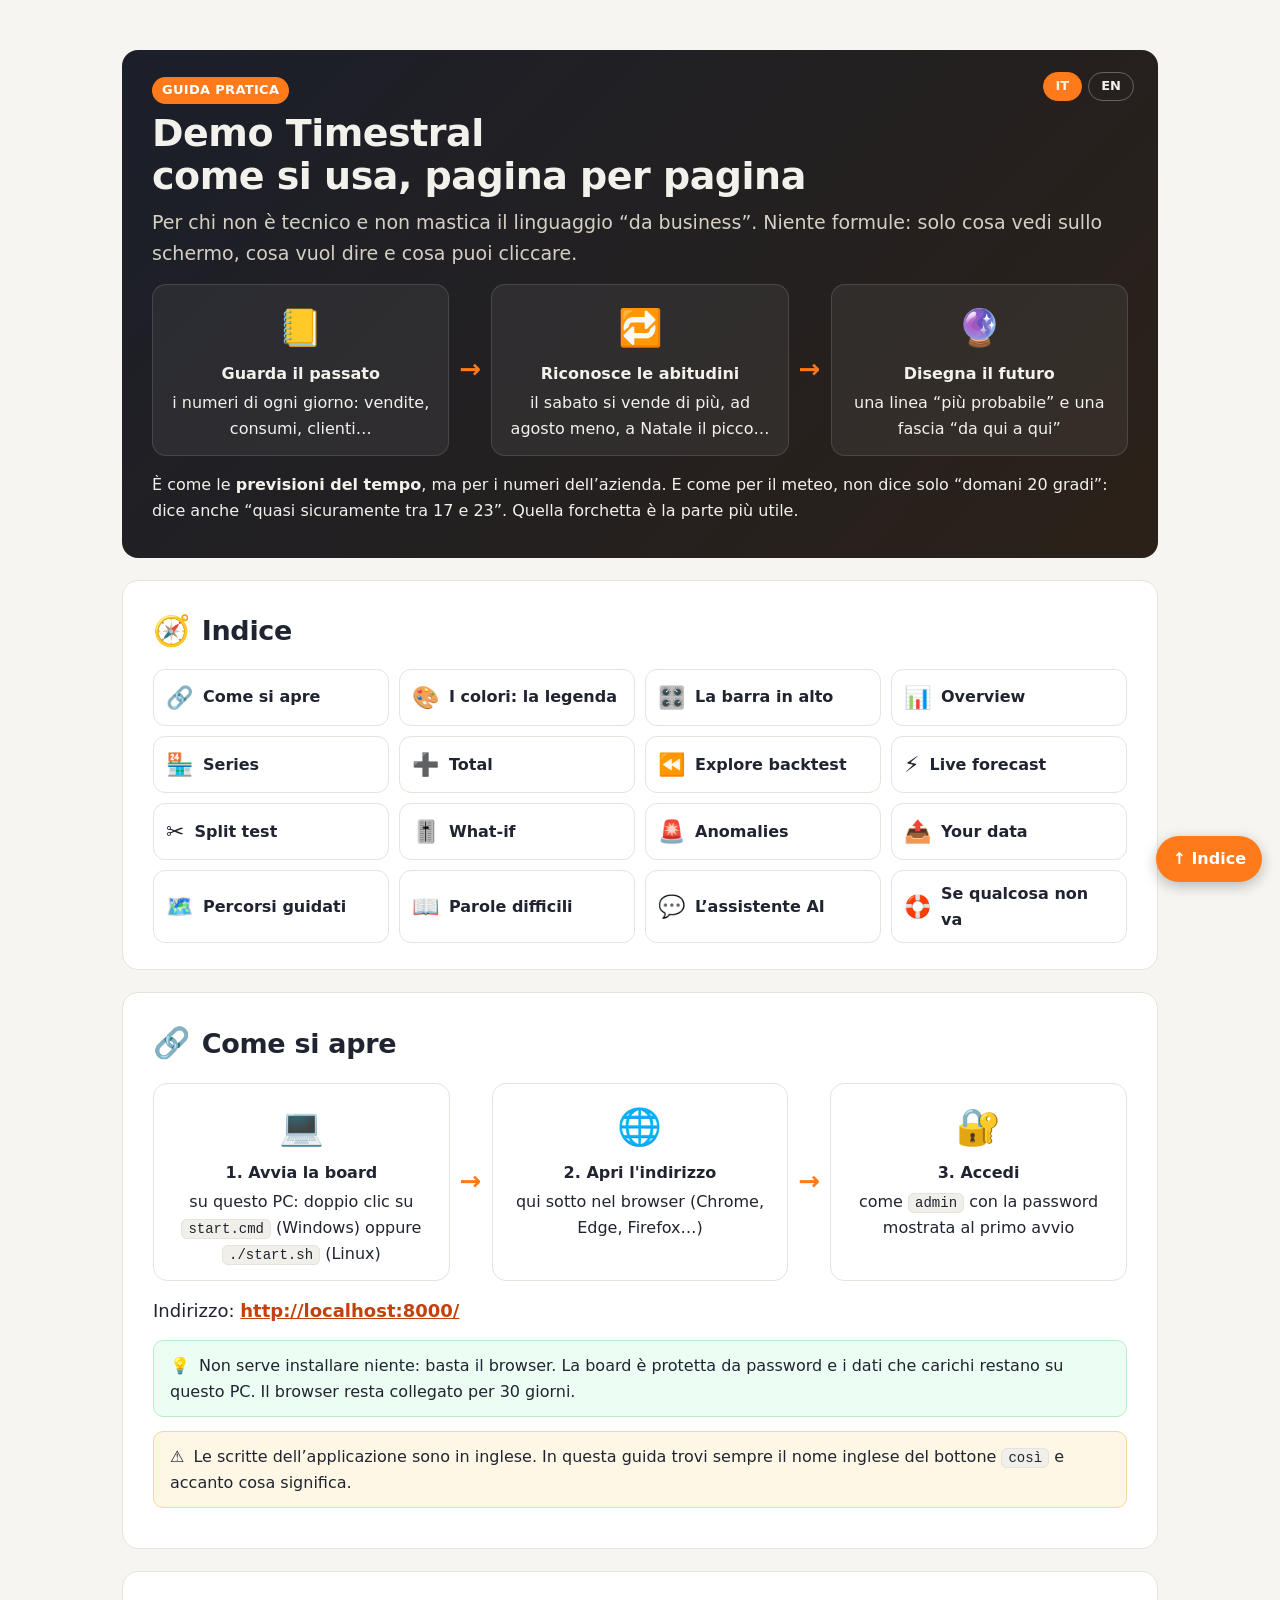
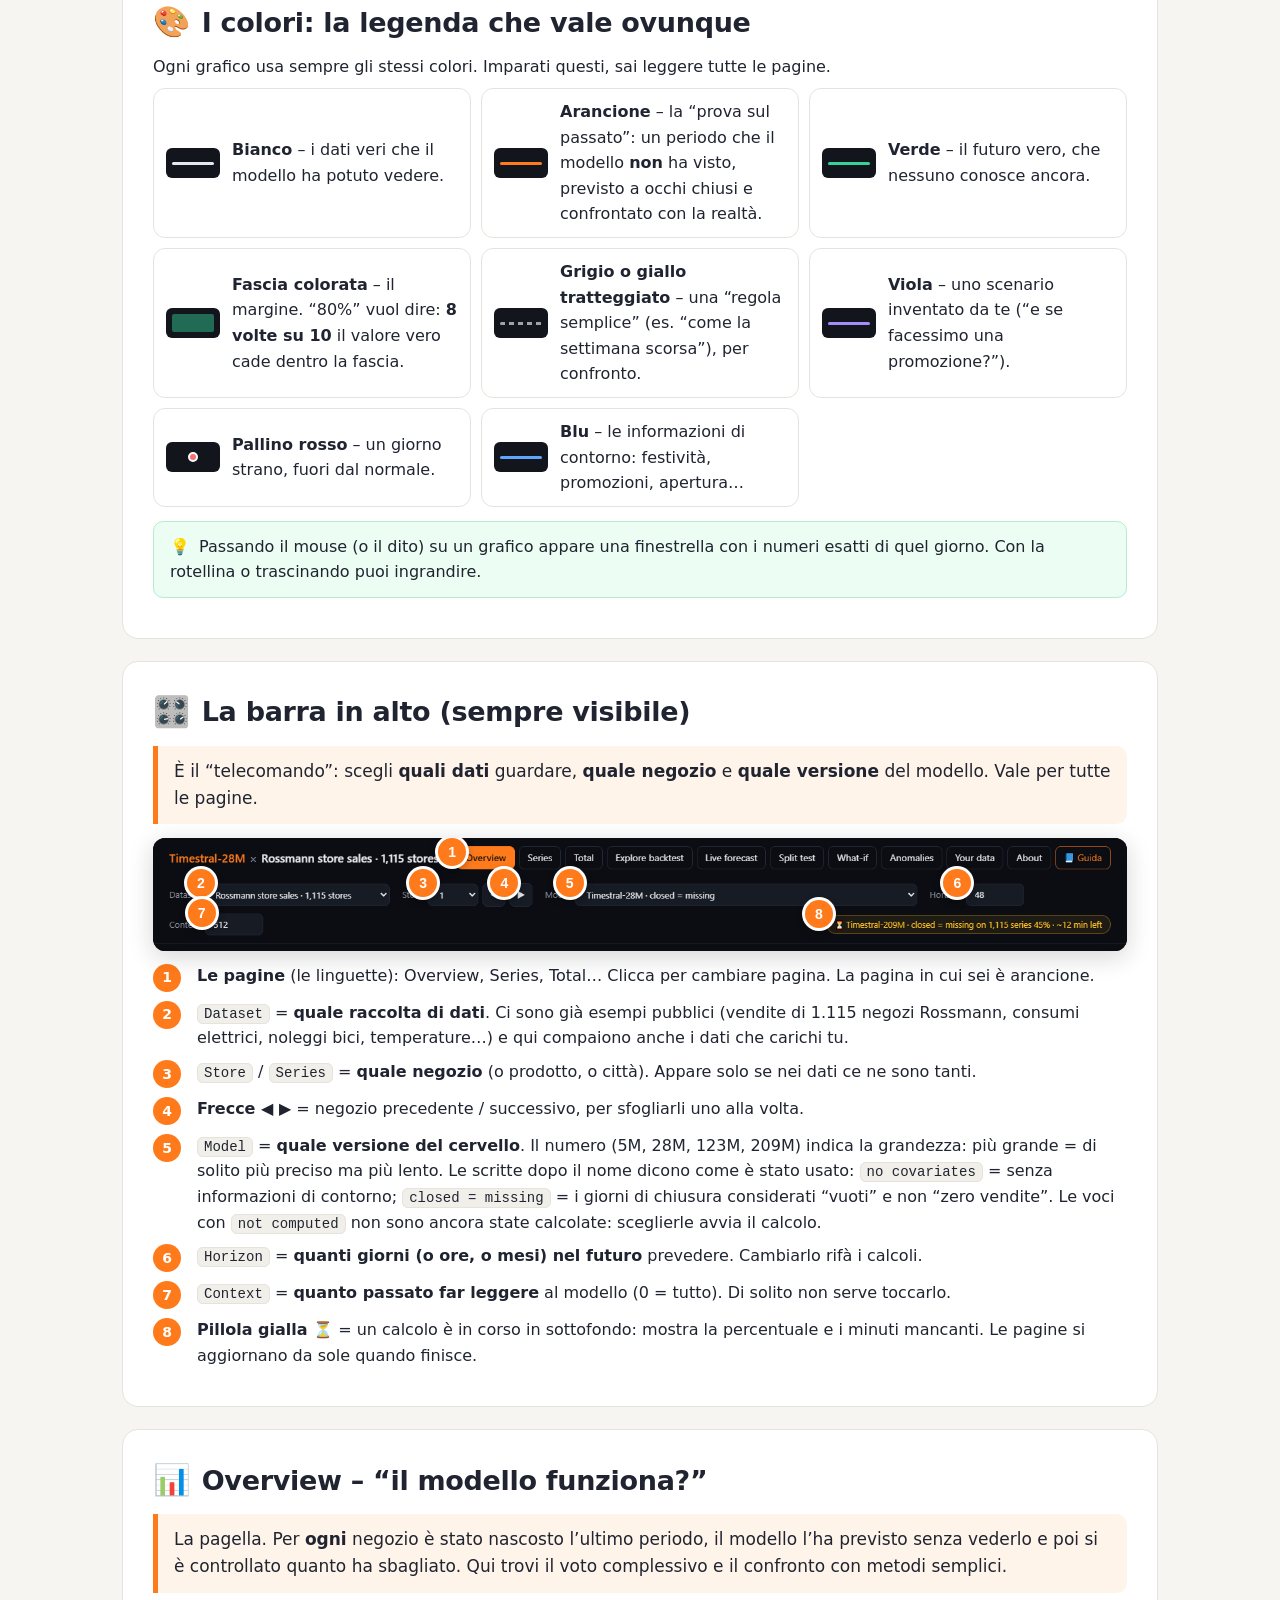
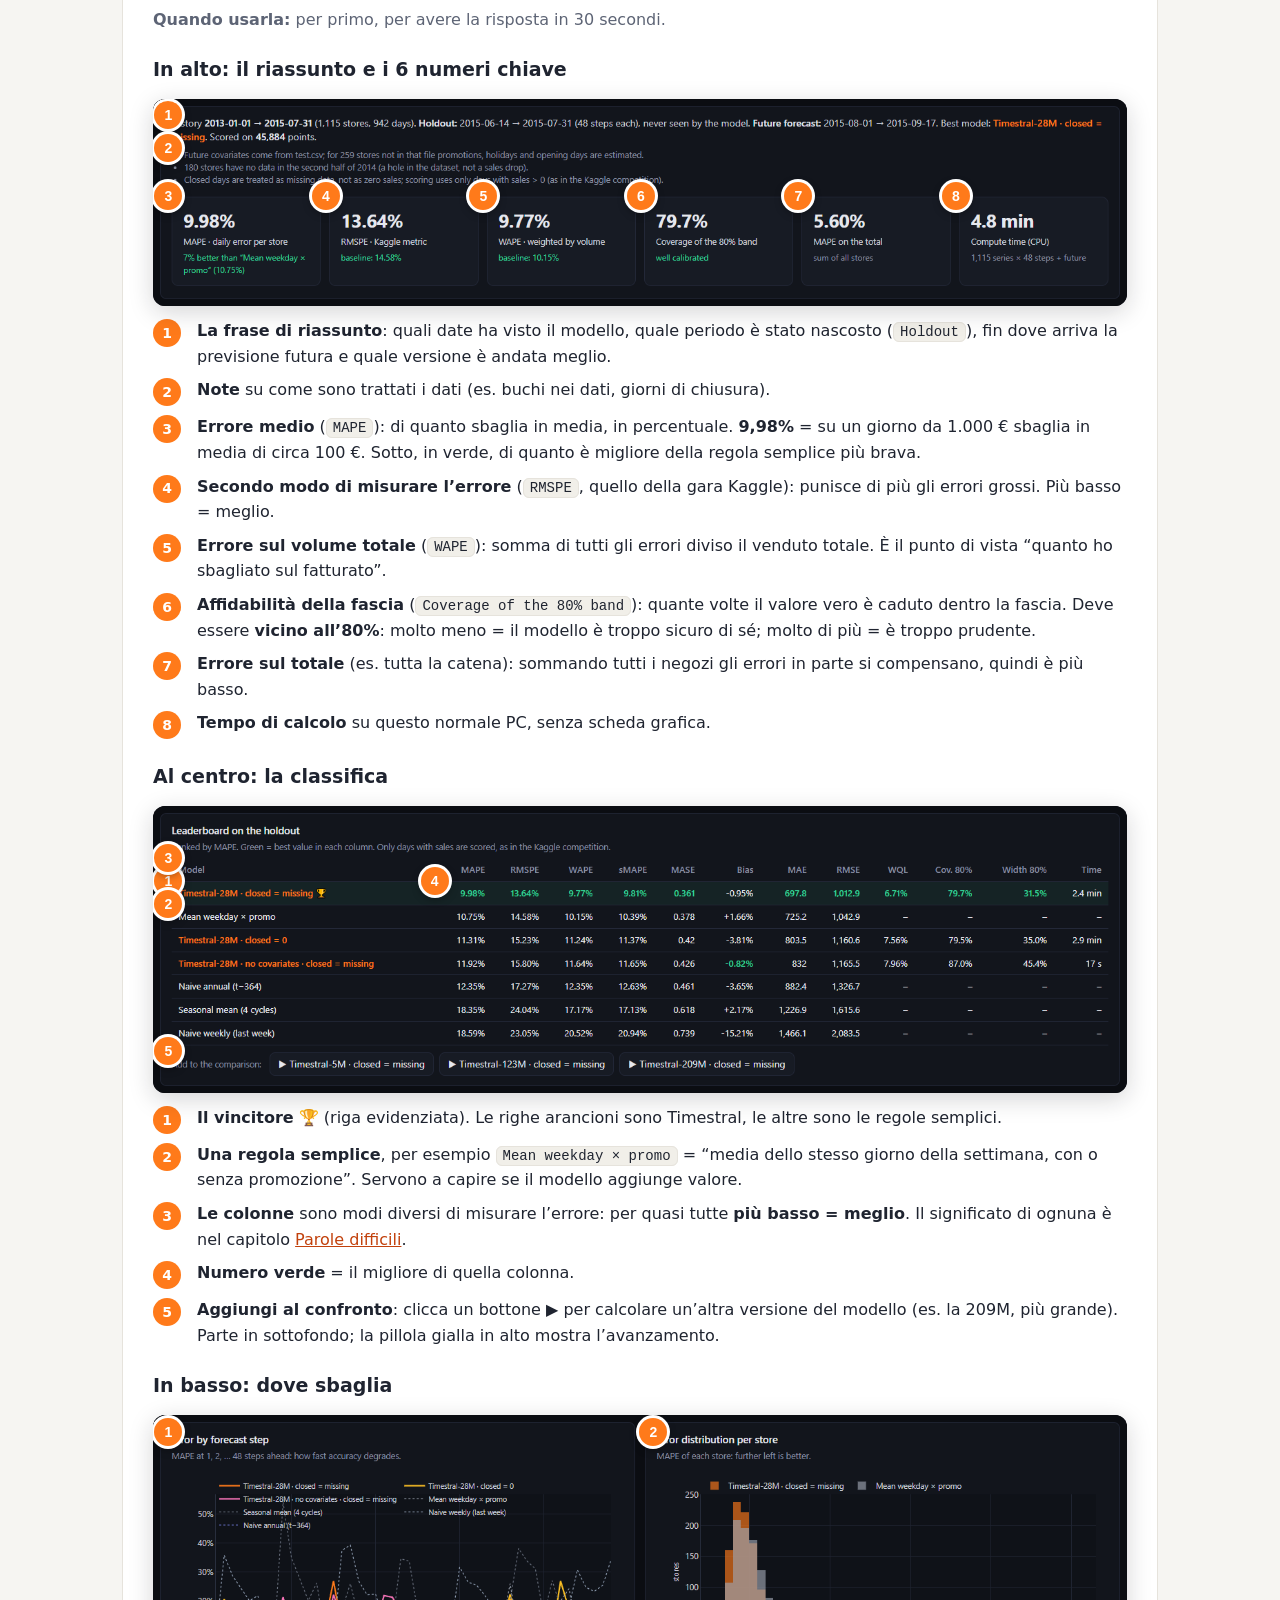
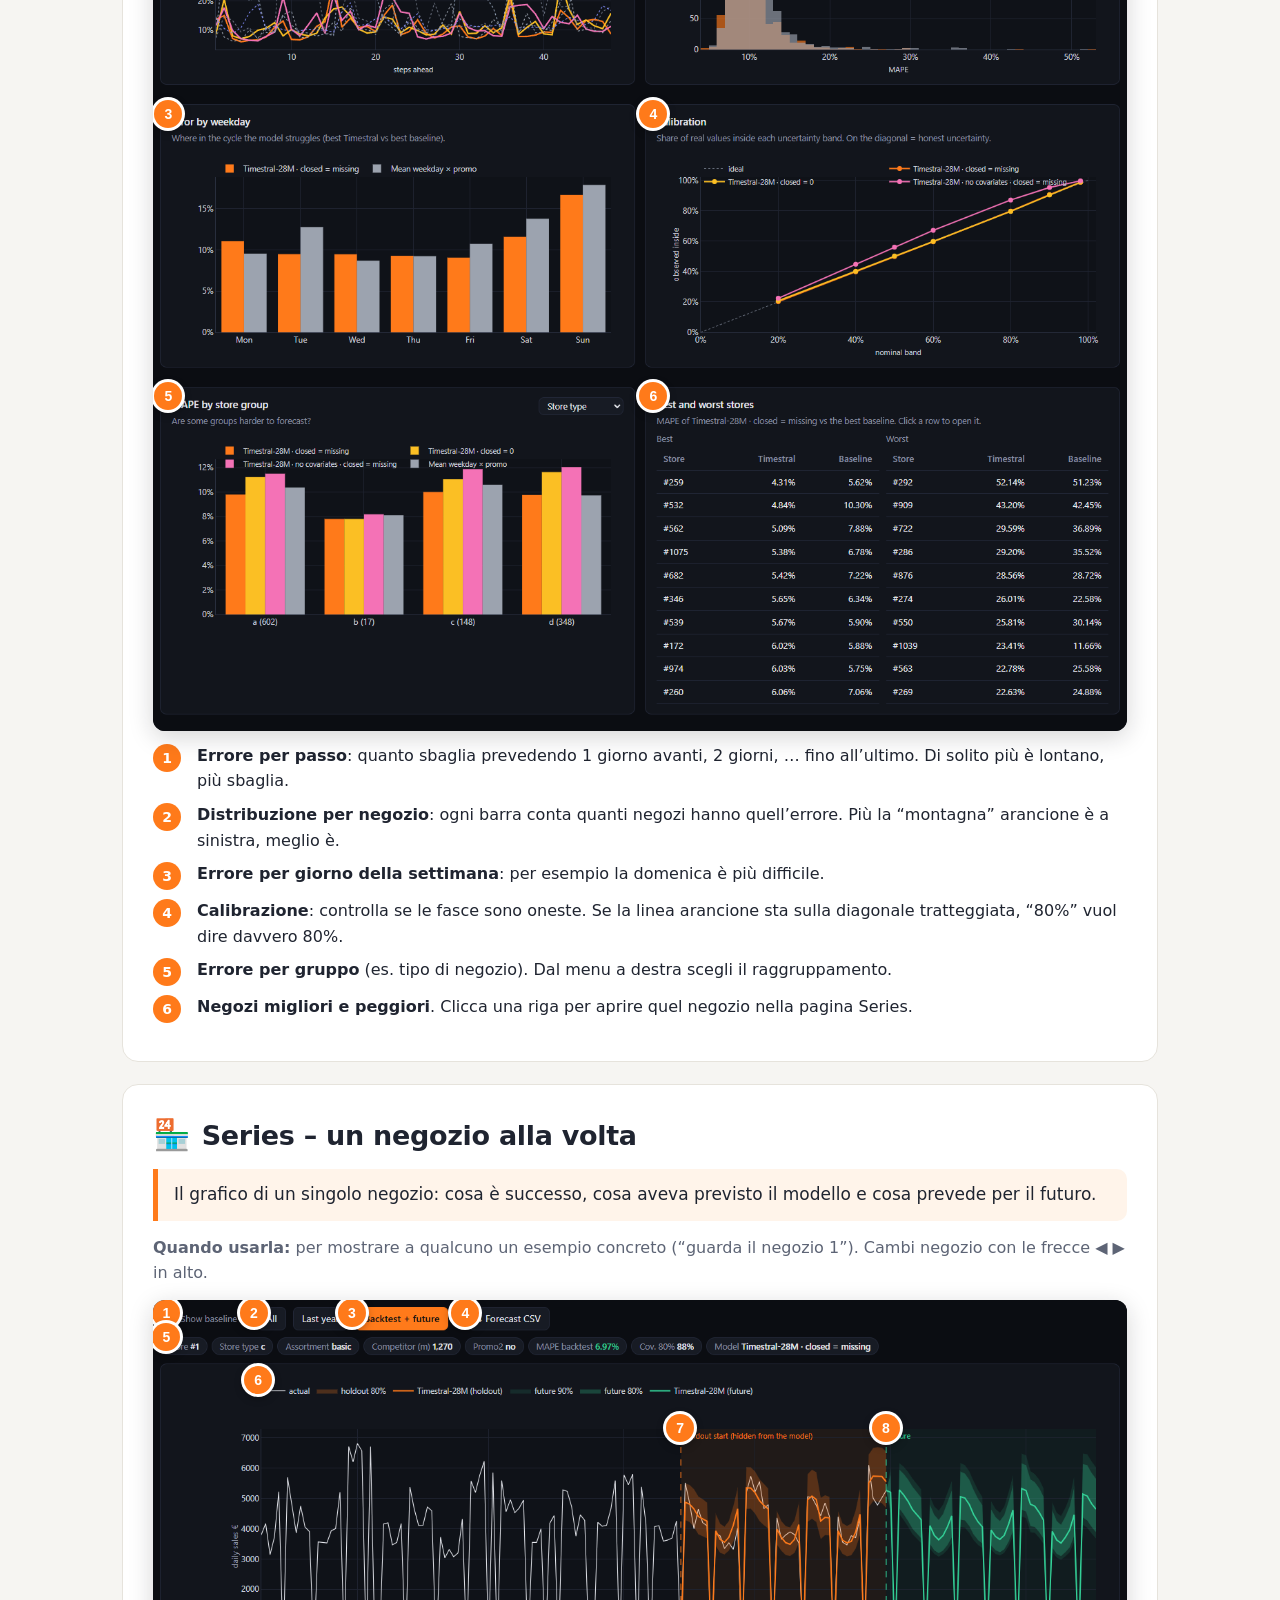
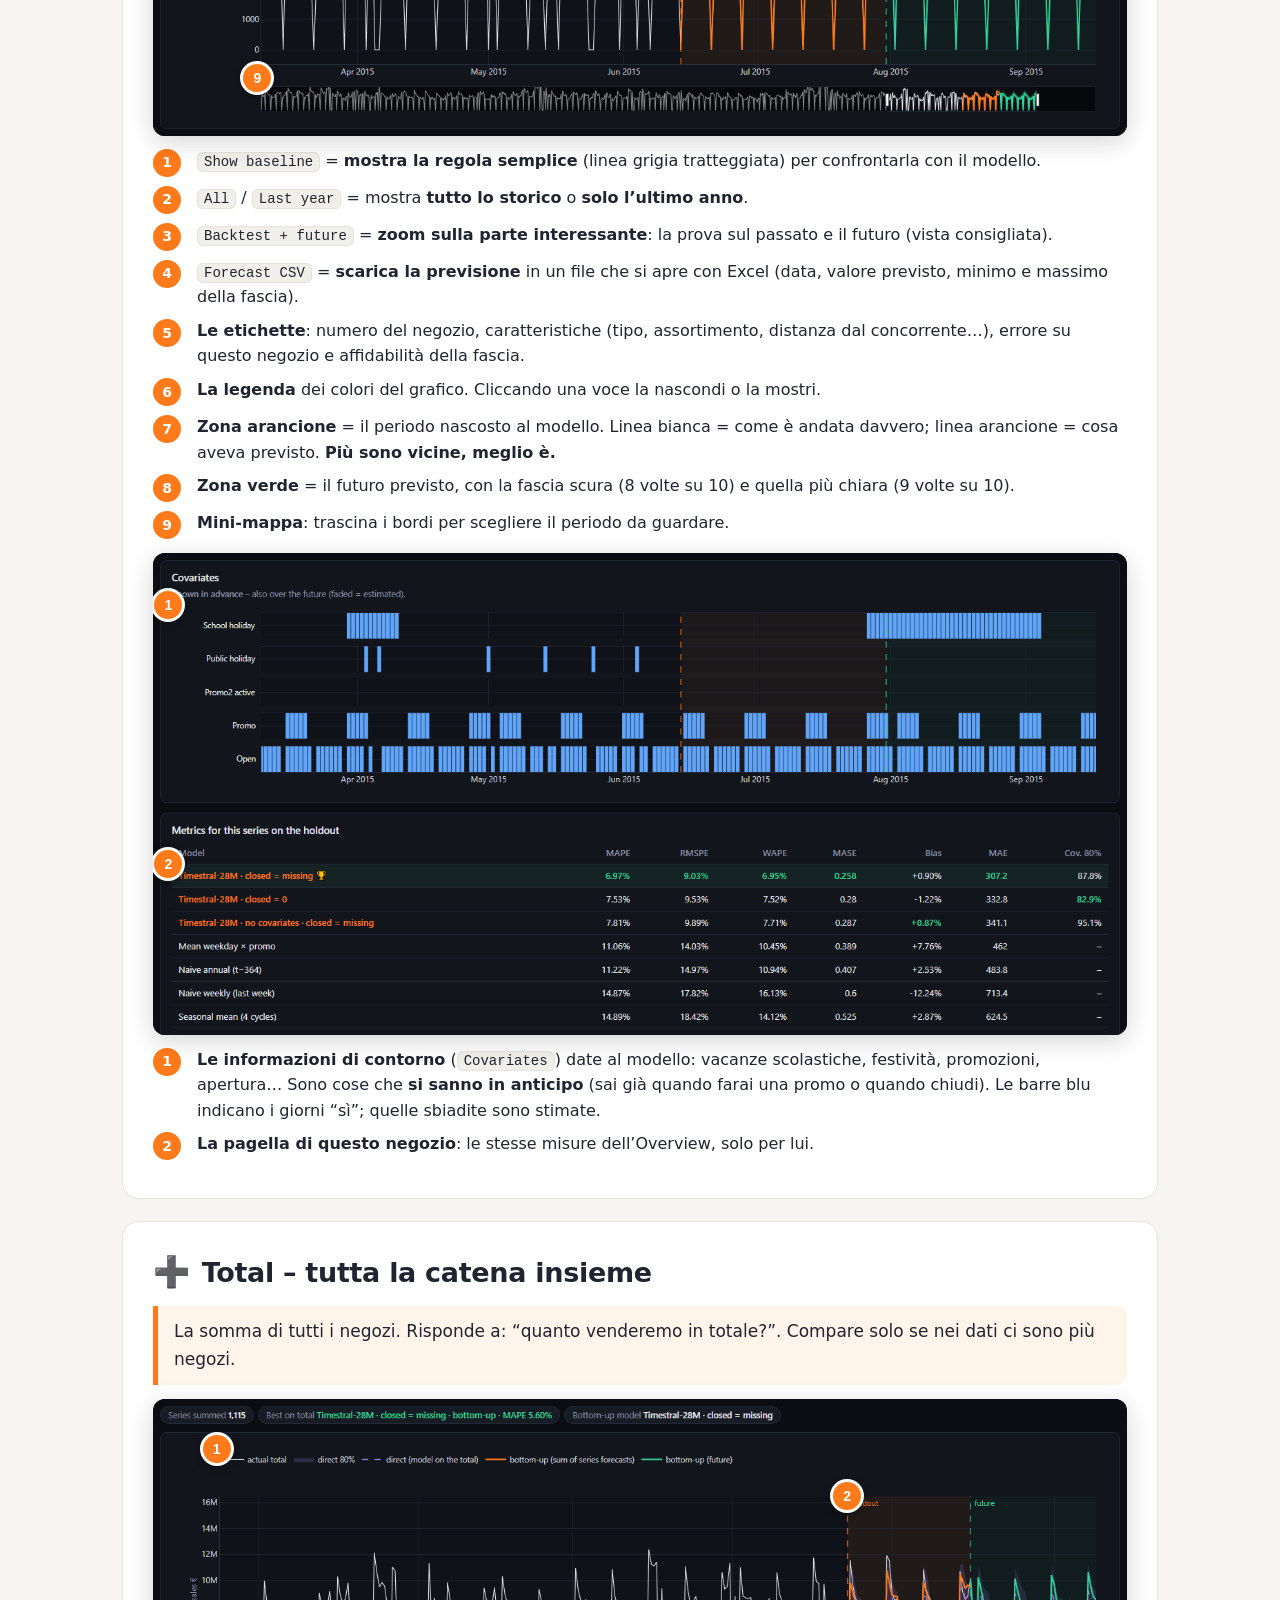
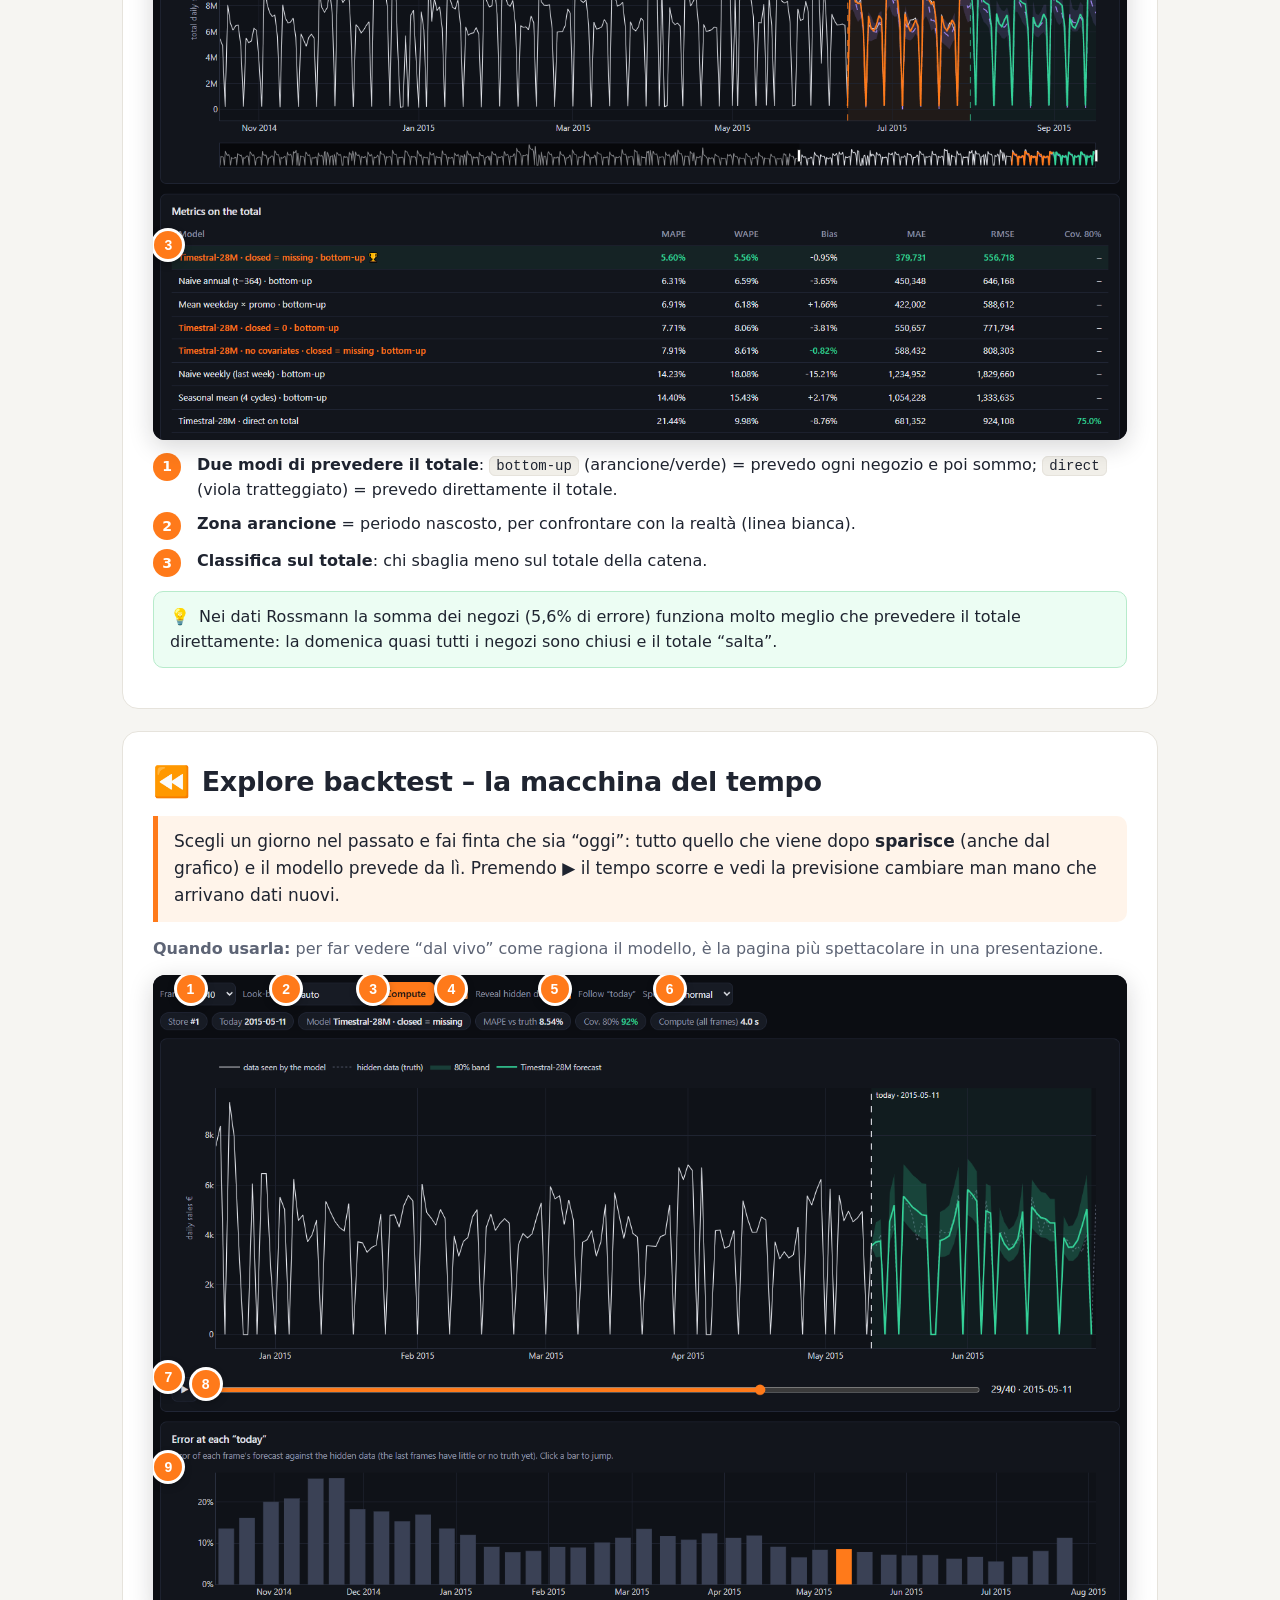
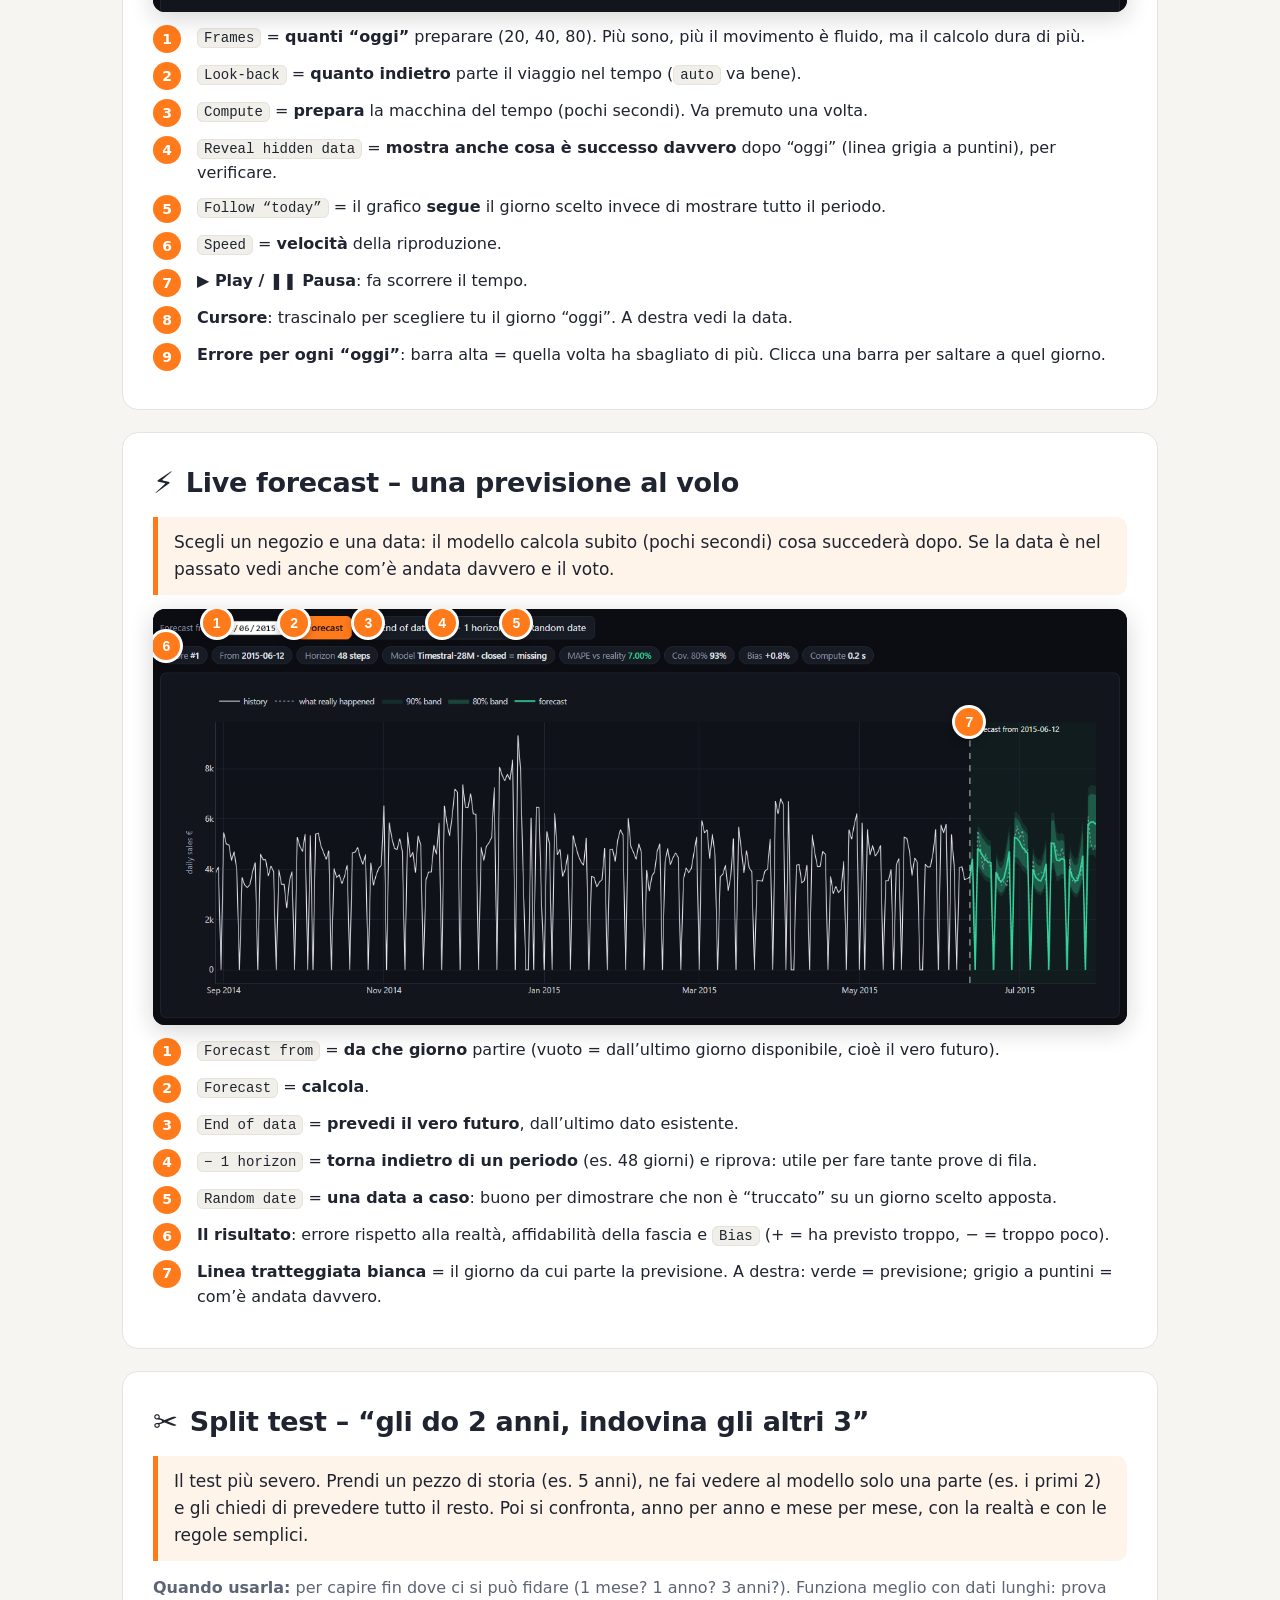
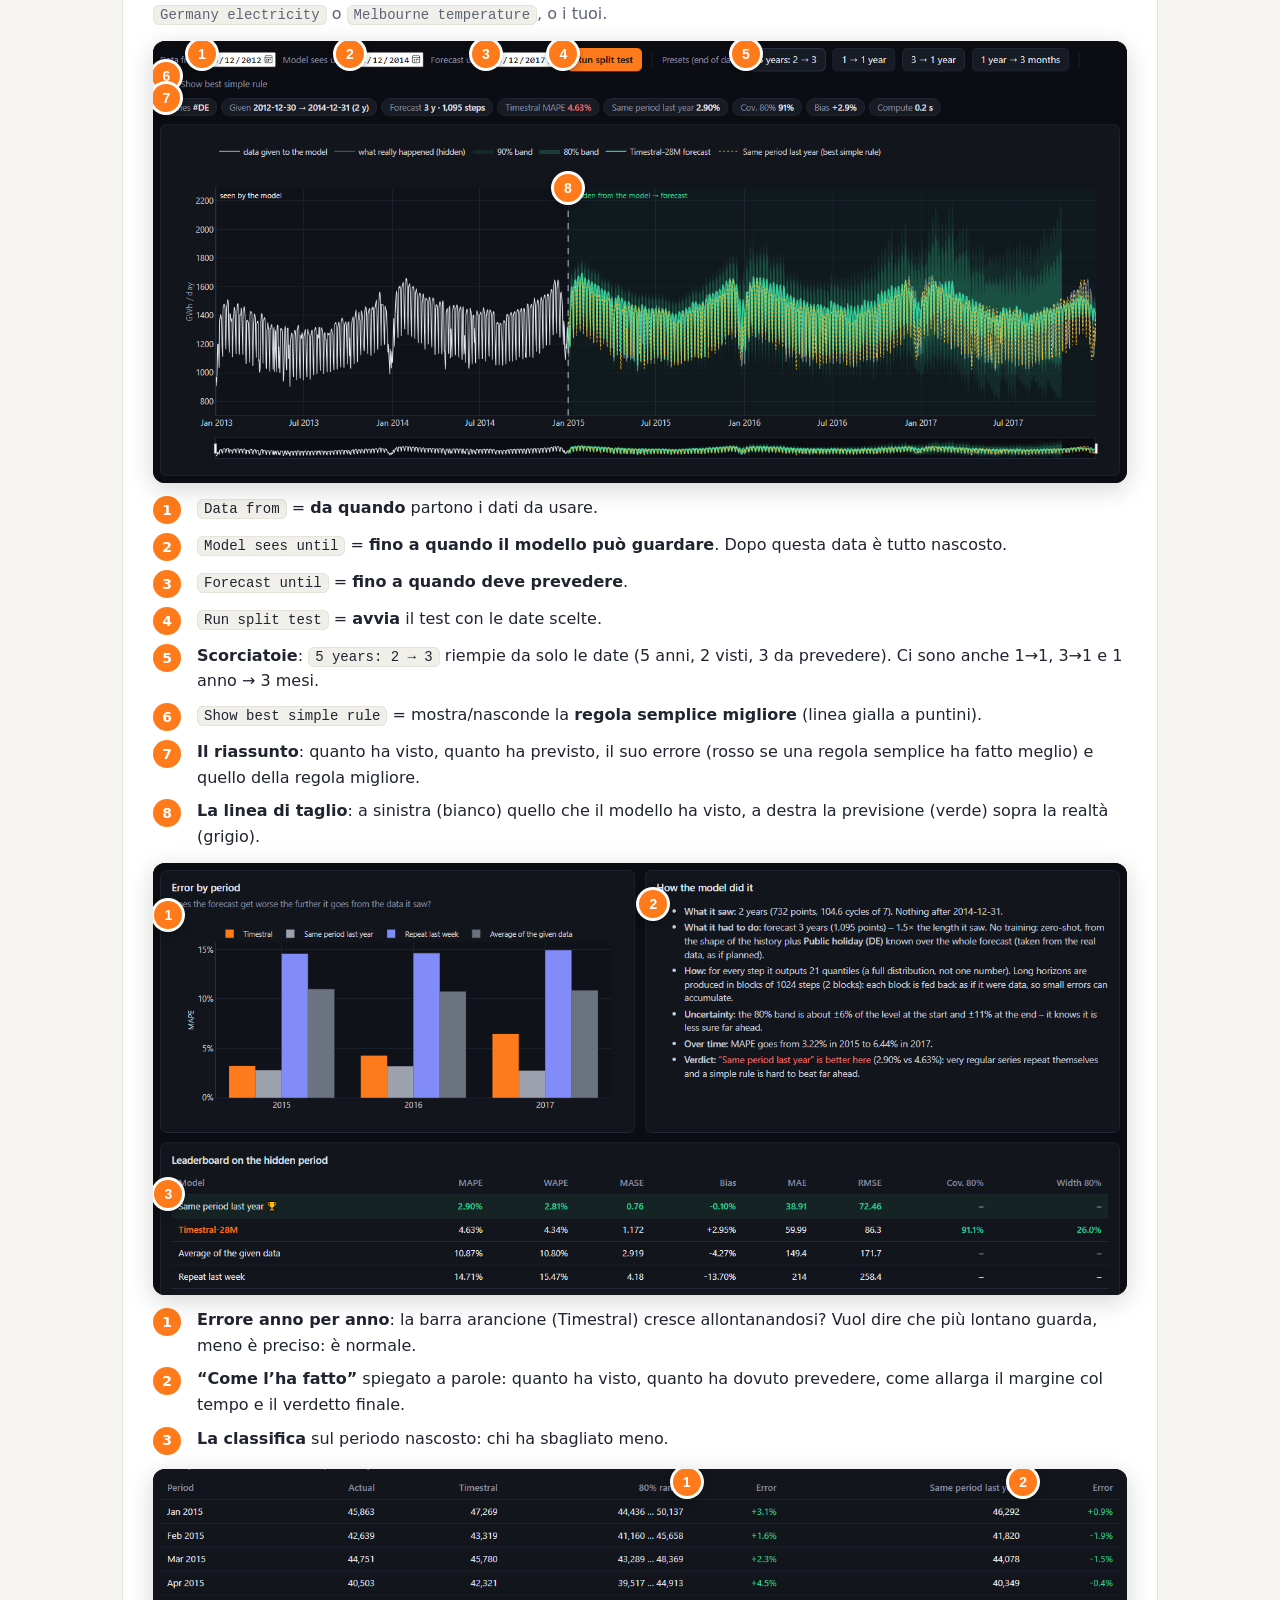
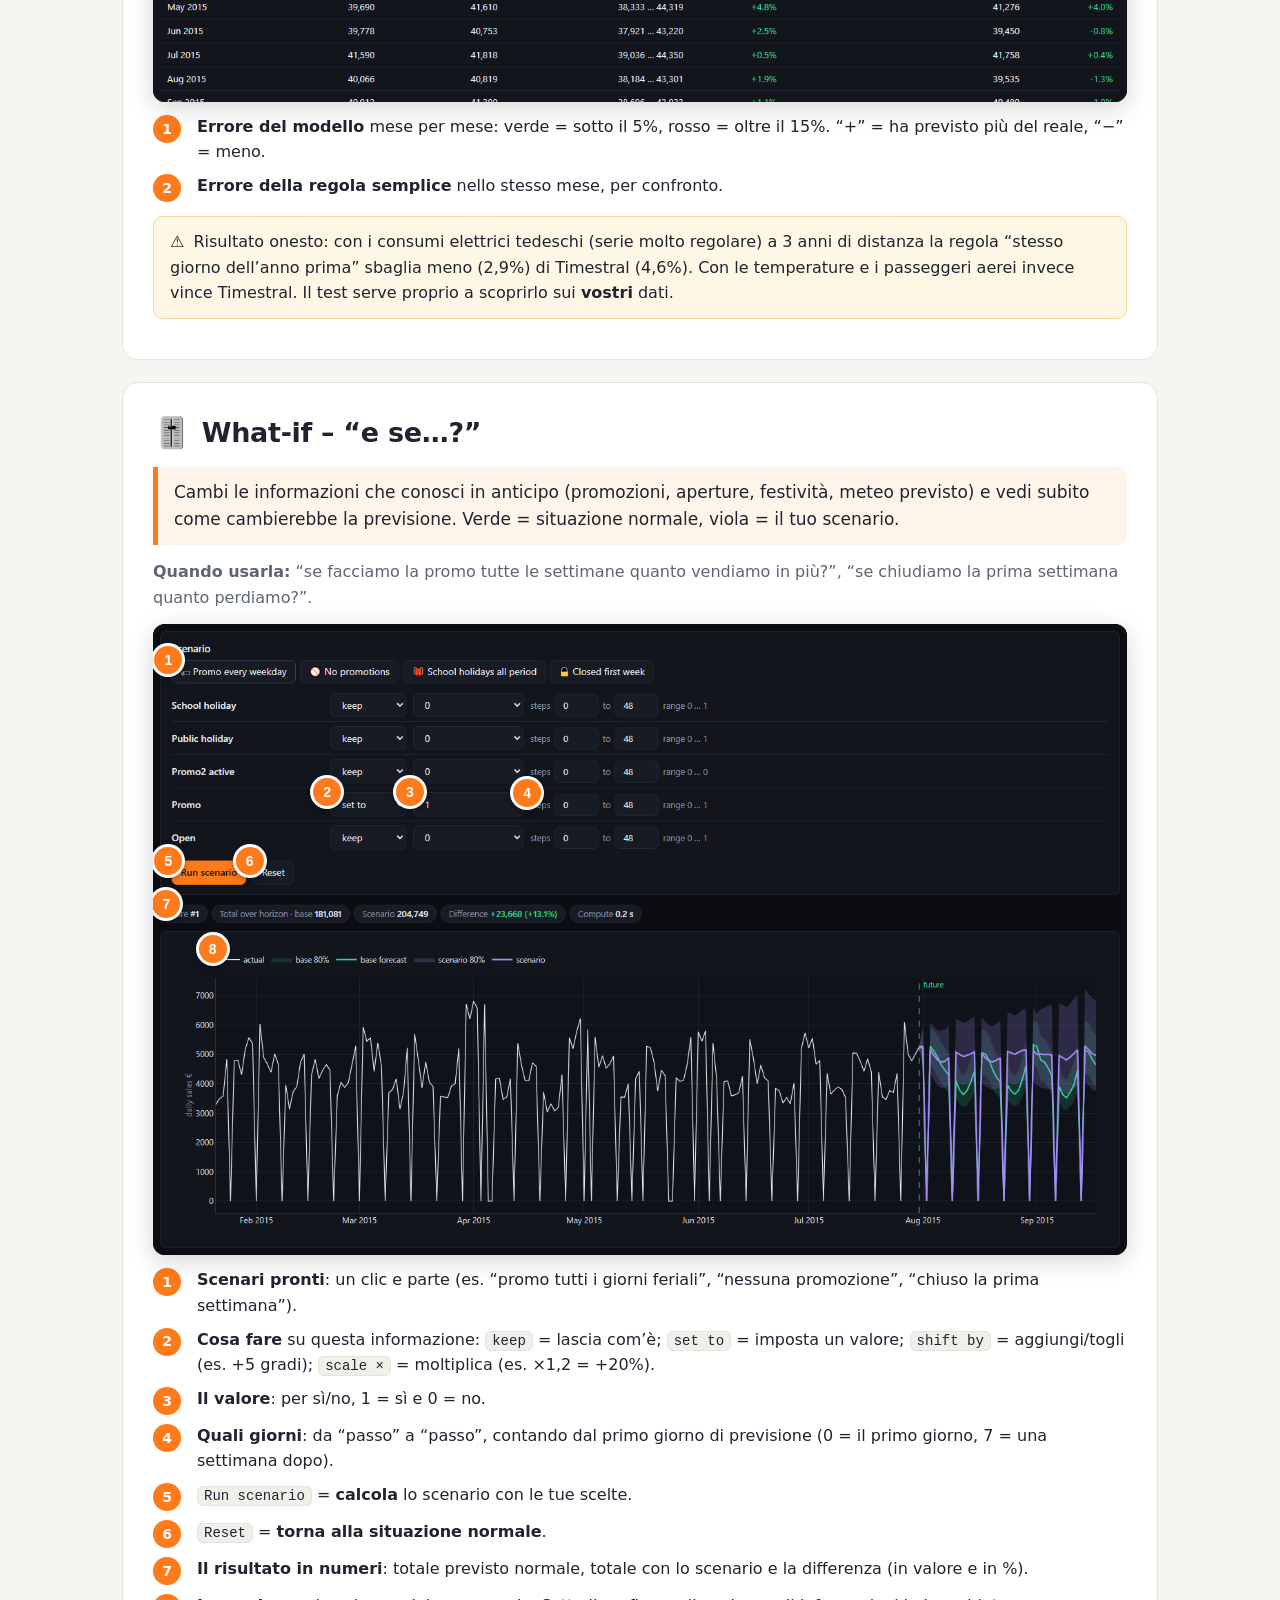
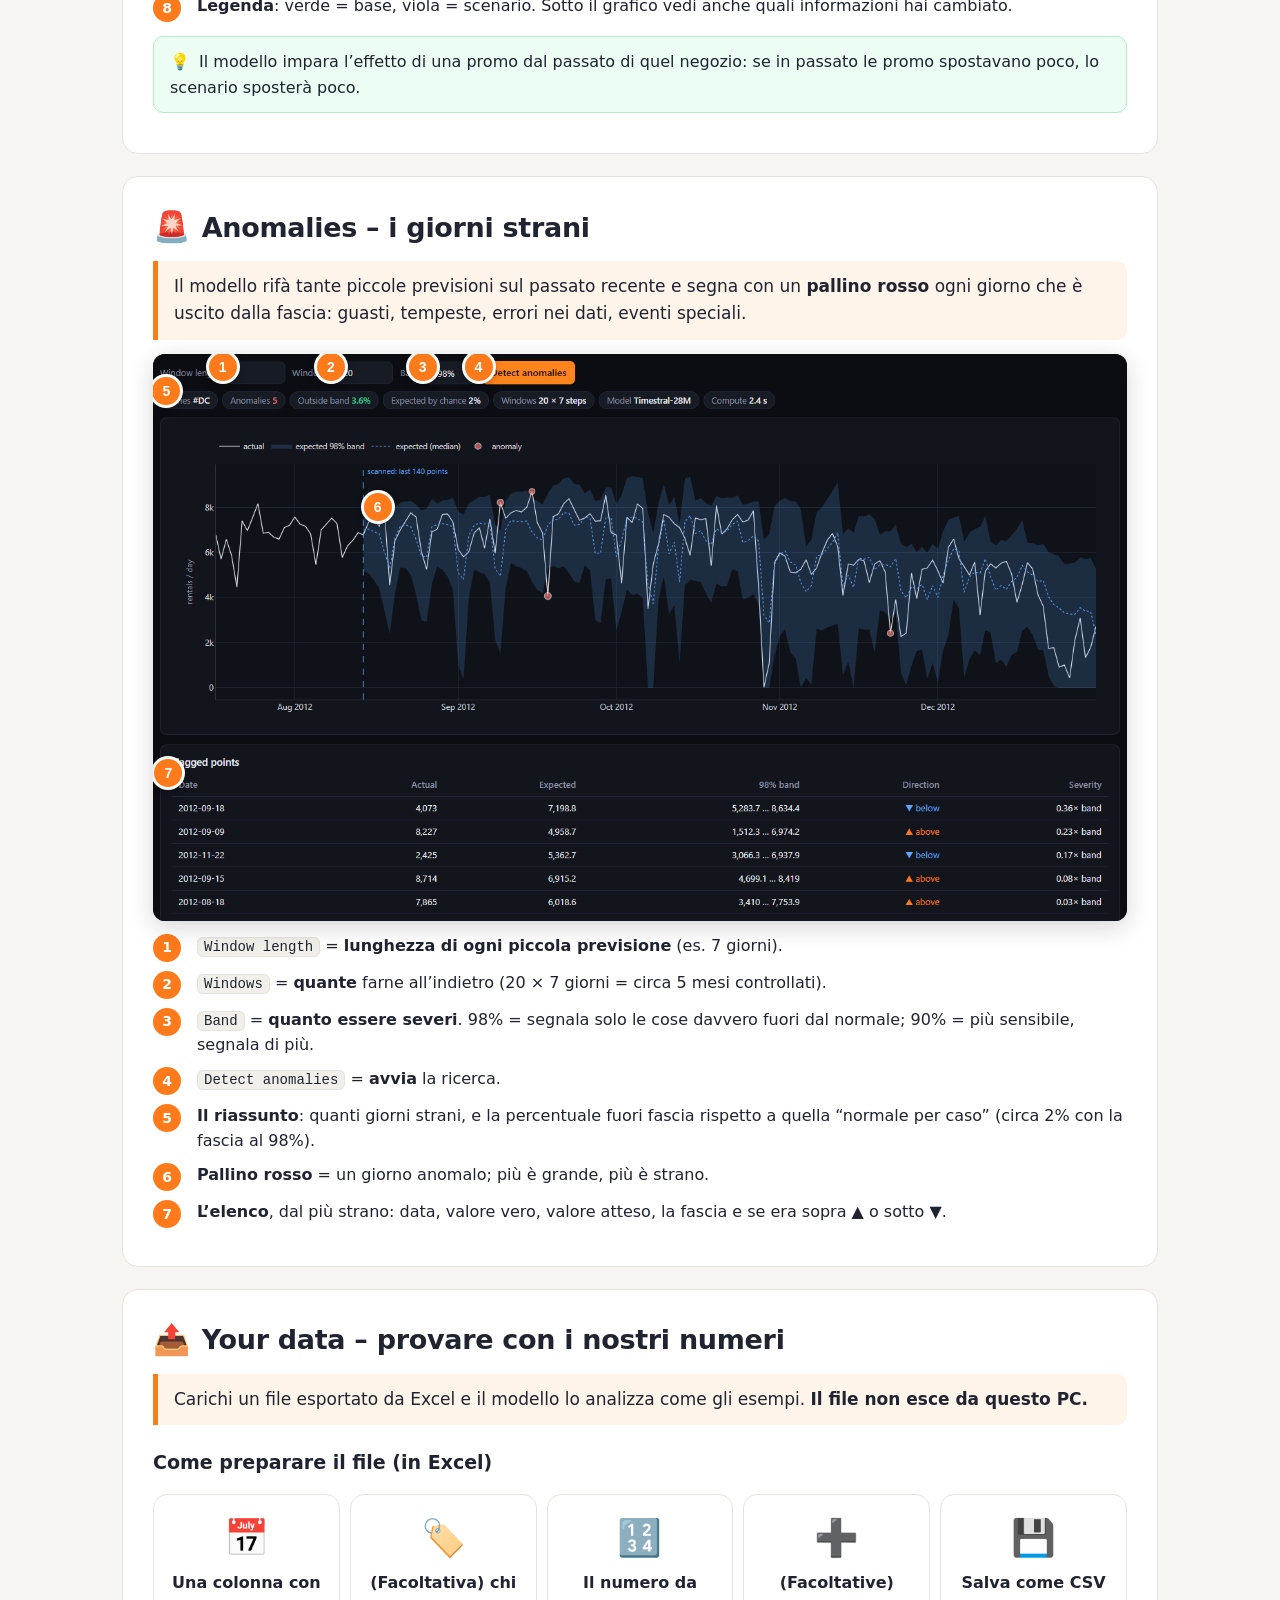
<file: src/j_forecast_board/static/manual/index.html>
<!DOCTYPE html>
<html lang="it">
<head>
<meta charset="utf-8">
<meta name="viewport" content="width=device-width, initial-scale=1">
<title>Guida pratica · J-Forecast Board</title>
<link rel="icon" href="data:image/svg+xml,%3Csvg xmlns='http://www.w3.org/2000/svg' viewBox='0 0 16 16'%3E%3Crect width='16' height='16' rx='3' fill='%23ff7a1a'/%3E%3Cpath d='M3 4h10M3 8h10M3 12h6' stroke='white' stroke-width='1.6'/%3E%3C/svg%3E">
<style>
  :root { --o: #ff7a1a; --g: #16a34a; --gl: #34d399; --ink: #1f2430; --mut: #5d6475; --bg: #f6f5f2; --card: #fff; --line: #e6e3dc; }
  * { box-sizing: border-box; }
  body { margin: 0; background: var(--bg); color: var(--ink); font: 16px/1.6 "Segoe UI", system-ui, -apple-system, sans-serif; }
  .wrap { max-width: 1080px; margin: 0 auto; padding: 28px 22px 80px; }
  a { color: #c2410c; }
  h1 { font-size: 38px; line-height: 1.15; margin: 8px 0 6px; letter-spacing: -.5px; }
  h2 { font-size: 27px; margin: 0 0 6px; letter-spacing: -.3px; display: flex; align-items: center; gap: 12px; }
  h2 .ico { font-size: 30px; }
  h3 { font-size: 19px; margin: 22px 0 8px; }
  p { margin: 8px 0; }
  .lead { font-size: 19px; color: var(--mut); }
  section { background: var(--card); border: 1px solid var(--line); border-radius: 16px; padding: 26px 30px; margin: 22px 0; }
  .hero { background: linear-gradient(135deg, #1b1f2a, #2b2118); color: #f3f1ec; border: 0; position: relative; }
  .lang { position: absolute; top: 22px; right: 24px; display: flex; gap: 6px; }
  .lang a { color: #f3f1ec; text-decoration: none; border: 1px solid rgba(255,255,255,.3); border-radius: 99px; padding: 3px 12px; font-weight: 700; font-size: 13px; }
  .lang a.on { background: var(--o); border-color: var(--o); }
  @media (max-width: 700px) { .lang { position: static; margin-bottom: 10px; } }
  @media print { .lang { display: none; } }
  .hero .lead { color: #d6d0c4; }
  .tag { display: inline-block; background: var(--o); color: #fff; font-weight: 700; font-size: 13px; padding: 3px 10px; border-radius: 99px; letter-spacing: .3px; }
  .purpose { background: #fff4ea; border-left: 5px solid var(--o); padding: 12px 16px; border-radius: 0 10px 10px 0; margin: 10px 0 14px; font-size: 17px; }
  .when { color: var(--mut); margin: 0 0 6px; }
  .tip, .warn { padding: 12px 16px; border-radius: 10px; margin: 14px 0; }
  .tip { background: #ecfdf3; border: 1px solid #b7ebcb; }
  .warn { background: #fff7e6; border: 1px solid #f7d79b; }
  .tip b:first-child, .warn b:first-child { margin-right: 4px; }
  /* indice */
  .toc { display: grid; grid-template-columns: repeat(auto-fill, minmax(230px, 1fr)); gap: 10px; margin-top: 14px; }
  .toc a { display: flex; gap: 10px; align-items: center; background: #fff; border: 1px solid var(--line); border-radius: 12px; padding: 10px 12px; color: var(--ink); text-decoration: none; font-weight: 600; }
  .toc a:hover { border-color: var(--o); }
  .toc a span { font-size: 22px; }
  /* analogia */
  .flow { display: flex; flex-wrap: wrap; align-items: stretch; gap: 10px; margin: 16px 0; }
  .flow .st { flex: 1 1 170px; background: #fff; border: 1px solid var(--line); border-radius: 14px; padding: 14px; text-align: center; }
  .flow .st .big { font-size: 36px; }
  .flow .st b { display: block; margin: 4px 0; }
  .flow .ar { align-self: center; font-size: 26px; color: var(--o); font-weight: 700; }
  .hero .flow .st { background: rgba(255,255,255,.06); border-color: rgba(255,255,255,.12); color: #f3f1ec; }
  /* colori */
  .colors { display: grid; grid-template-columns: repeat(auto-fill, minmax(300px, 1fr)); gap: 10px; }
  .col { display: flex; gap: 12px; align-items: center; border: 1px solid var(--line); border-radius: 12px; padding: 10px 12px; background: #fff; }
  .sw { flex: 0 0 54px; height: 30px; border-radius: 6px; background: #12151c; position: relative; overflow: hidden; }
  .sw i { position: absolute; left: 6px; right: 6px; top: 14px; height: 3px; border-radius: 2px; }
  .sw.band i { top: 6px; height: 18px; opacity: .45; }
  .sw.dash i { background: repeating-linear-gradient(90deg, #9ca3af 0 5px, transparent 5px 9px) !important; }
  .sw.dot i { width: 10px; height: 10px; left: 22px; top: 10px; border-radius: 50%; border: 2px solid #fff; }
  /* screenshot con numeri */
  figure.shot { position: relative; margin: 14px 0 6px; border-radius: 12px; overflow: hidden; box-shadow: 0 6px 24px rgba(20,20,30,.18); background: #0b0d12; }
  figure.shot img { display: block; width: 100%; height: auto; }
  .mk { position: absolute; width: 28px; height: 28px; margin: -2px 0 0 -2px; border-radius: 50%; background: var(--o); color: #fff; font: 700 14px/28px "Segoe UI", sans-serif;
    text-align: center; box-shadow: 0 0 0 3px #fff, 0 3px 10px rgba(0,0,0,.45); z-index: 2; }
  figcaption { font-size: 13.5px; color: var(--mut); margin: 6px 2px 0; }
  ol.legend { list-style: none; padding: 0; margin: 12px 0; display: grid; gap: 8px; }
  ol.legend li { display: grid; grid-template-columns: 34px 1fr; gap: 10px; align-items: start; }
  ol.legend li::before { content: attr(data-n); width: 28px; height: 28px; border-radius: 50%; background: var(--o); color: #fff; font-weight: 700; font-size: 14px;
    display: flex; align-items: center; justify-content: center; margin-top: 1px; }
  .en { font-family: Consolas, "Cascadia Mono", monospace; font-size: 14px; background: #f1efe9; border: 1px solid var(--line); border-radius: 6px; padding: 1px 6px; white-space: nowrap; }
  /* percorsi */
  .path { border: 2px solid var(--line); border-radius: 14px; padding: 14px 16px; margin: 14px 0; background: #fff; }
  .path h3 { margin: 0 0 10px; }
  .steps { display: flex; flex-wrap: wrap; gap: 8px; align-items: center; }
  .steps .s { background: #fff4ea; border: 1px solid #f9c79d; border-radius: 10px; padding: 8px 12px; font-size: 15px; max-width: 250px; }
  .steps .s b { color: #c2410c; margin-right: 4px; }
  .steps .a { color: var(--o); font-weight: 700; font-size: 20px; }
  table.gl { border-collapse: collapse; width: 100%; }
  table.gl td { border-top: 1px solid var(--line); padding: 9px 8px; vertical-align: top; }
  table.gl td:first-child { white-space: nowrap; font-weight: 600; width: 210px; }
  .kpis { display: grid; grid-template-columns: repeat(3, 1fr); gap: 10px; margin: 10px 0; }
  .kpis div { background: #fff; border: 1px solid var(--line); border-radius: 12px; padding: 10px 12px; }
  .kpis b { font-size: 22px; display: block; }
  .top { position: fixed; right: 18px; bottom: 18px; background: var(--o); color: #fff; text-decoration: none; border-radius: 99px; padding: 10px 16px; font-weight: 700; box-shadow: 0 4px 14px rgba(0,0,0,.25); }
  @media (max-width: 700px) { .kpis { grid-template-columns: 1fr; } h1 { font-size: 30px; } section { padding: 20px 18px; } }
  @media print {
    body { background: #fff; font-size: 12.5pt; } .top, .noprint { display: none; } section { break-inside: avoid-page; border: 0; padding: 0; margin: 0 0 18px; }
    section.page { break-before: page; } figure.shot { box-shadow: none; break-inside: avoid; } .hero { background: #fff; color: var(--ink); } .hero .lead { color: var(--mut); }
    .hero .flow .st { background: #fff; border-color: var(--line); color: var(--ink); }
  }
</style>
</head>
<body>
<div class="wrap">

<!-- ================================================================ COPERTINA -->
<section class="hero">
  <div class="lang"><a href="index.html" class="on">IT</a><a href="en.html">EN</a></div>
  <span class="tag">GUIDA PRATICA</span>
  <h1>Demo Timestral<br>come si usa, pagina per pagina</h1>
  <p class="lead">Per chi non è tecnico e non mastica il linguaggio “da business”. Niente formule: solo cosa vedi sullo schermo, cosa vuol dire e cosa puoi cliccare.</p>
  <div class="flow">
    <div class="st"><div class="big">📒</div><b>Guarda il passato</b>i numeri di ogni giorno: vendite, consumi, clienti…</div>
    <div class="ar">→</div>
    <div class="st"><div class="big">🔁</div><b>Riconosce le abitudini</b>il sabato si vende di più, ad agosto meno, a Natale il picco…</div>
    <div class="ar">→</div>
    <div class="st"><div class="big">🔮</div><b>Disegna il futuro</b>una linea “più probabile” e una fascia “da qui a qui”</div>
  </div>
  <p>È come le <b>previsioni del tempo</b>, ma per i numeri dell’azienda. E come per il meteo, non dice solo “domani 20 gradi”: dice anche
    “quasi sicuramente tra 17 e 23”. Quella forchetta è la parte più utile.</p>
</section>

<section class="noprint">
  <h2><span class="ico">🧭</span> Indice</h2>
  <div class="toc">
    <a href="#apri"><span>🔗</span> Come si apre</a>
    <a href="#colori"><span>🎨</span> I colori: la legenda</a>
    <a href="#barra"><span>🎛️</span> La barra in alto</a>
    <a href="#overview"><span>📊</span> Overview</a>
    <a href="#series"><span>🏪</span> Series</a>
    <a href="#total"><span>➕</span> Total</a>
    <a href="#explore"><span>⏪</span> Explore backtest</a>
    <a href="#live"><span>⚡</span> Live forecast</a>
    <a href="#split"><span>✂️</span> Split test</a>
    <a href="#whatif"><span>🎚️</span> What-if</a>
    <a href="#anomalies"><span>🚨</span> Anomalies</a>
    <a href="#dati"><span>📤</span> Your data</a>
    <a href="#percorsi"><span>🗺️</span> Percorsi guidati</a>
    <a href="#parole"><span>📖</span> Parole difficili</a>
    <a href="#assistente"><span>💬</span> L’assistente AI</a>
    <a href="#problemi"><span>🛟</span> Se qualcosa non va</a>
  </div>
</section>

<!-- ================================================================ APRIRE -->
<section id="apri">
  <h2><span class="ico">🔗</span> Come si apre</h2>
  <div class="flow">
    <div class="st"><div class="big">💻</div><b>1. Avvia la board</b>su questo PC: doppio clic su <span class="en">start.cmd</span> (Windows) oppure <span class="en">./start.sh</span> (Linux)</div>
    <div class="ar">→</div>
    <div class="st"><div class="big">🌐</div><b>2. Apri l'indirizzo</b>qui sotto nel browser (Chrome, Edge, Firefox…)</div>
    <div class="ar">→</div>
    <div class="st"><div class="big">🔐</div><b>3. Accedi</b>come <span class="en">admin</span> con la password mostrata al primo avvio</div>
  </div>
  <p style="font-size:18px">Indirizzo: <a href="http://localhost:8000/"><b>http://localhost:8000/</b></a></p>
  <div class="tip"><b>💡</b> Non serve installare niente: basta il browser. La board è protetta da password e i dati che carichi restano su questo PC.
    Il browser resta collegato per 30 giorni.</div>
  <div class="warn"><b>⚠️</b> Le scritte dell’applicazione sono in inglese. In questa guida trovi sempre il nome inglese del bottone <span class="en">così</span> e accanto cosa significa.</div>
</section>

<!-- ================================================================ COLORI -->
<section id="colori">
  <h2><span class="ico">🎨</span> I colori: la legenda che vale ovunque</h2>
  <p>Ogni grafico usa sempre gli stessi colori. Imparati questi, sai leggere tutte le pagine.</p>
  <div class="colors">
    <div class="col"><div class="sw"><i style="background:#e6e8ee"></i></div><div><b>Bianco</b> – i dati veri che il modello ha potuto vedere.</div></div>
    <div class="col"><div class="sw"><i style="background:#ff7a1a"></i></div><div><b>Arancione</b> – la “prova sul passato”: un periodo che il modello <b>non</b> ha visto, previsto a occhi chiusi e confrontato con la realtà.</div></div>
    <div class="col"><div class="sw"><i style="background:#34d399"></i></div><div><b>Verde</b> – il futuro vero, che nessuno conosce ancora.</div></div>
    <div class="col"><div class="sw band"><i style="background:#34d399"></i></div><div><b>Fascia colorata</b> – il margine. “80%” vuol dire: <b>8 volte su 10</b> il valore vero cade dentro la fascia.</div></div>
    <div class="col"><div class="sw dash"><i></i></div><div><b>Grigio o giallo tratteggiato</b> – una “regola semplice” (es. “come la settimana scorsa”), per confronto.</div></div>
    <div class="col"><div class="sw"><i style="background:#a78bfa"></i></div><div><b>Viola</b> – uno scenario inventato da te (“e se facessimo una promozione?”).</div></div>
    <div class="col"><div class="sw dot"><i style="background:#f87171"></i></div><div><b>Pallino rosso</b> – un giorno strano, fuori dal normale.</div></div>
    <div class="col"><div class="sw"><i style="background:#60a5fa"></i></div><div><b>Blu</b> – le informazioni di contorno: festività, promozioni, apertura…</div></div>
  </div>
  <div class="tip"><b>💡</b> Passando il mouse (o il dito) su un grafico appare una finestrella con i numeri esatti di quel giorno. Con la rotellina o trascinando puoi ingrandire.</div>
</section>

<!-- ================================================================ BARRA -->
<section id="barra" class="page">
  <h2><span class="ico">🎛️</span> La barra in alto (sempre visibile)</h2>
  <div class="purpose">È il “telecomando”: scegli <b>quali dati</b> guardare, <b>quale negozio</b> e <b>quale versione</b> del modello. Vale per tutte le pagine.</div>
  <figure class="shot" data-shot="barra"><img src="img/barra.png" alt="Barra in alto"></figure>
  <ol class="legend">
    <li data-n="1"><div><b>Le pagine</b> (le linguette): Overview, Series, Total… Clicca per cambiare pagina. La pagina in cui sei è arancione.</div></li>
    <li data-n="2"><div><span class="en">Dataset</span> = <b>quale raccolta di dati</b>. Ci sono già esempi pubblici (vendite di 1.115 negozi Rossmann, consumi elettrici, noleggi bici, temperature…) e qui compaiono anche i dati che carichi tu.</div></li>
    <li data-n="3"><div><span class="en">Store</span> / <span class="en">Series</span> = <b>quale negozio</b> (o prodotto, o città). Appare solo se nei dati ce ne sono tanti.</div></li>
    <li data-n="4"><div><b>Frecce ◀ ▶</b> = negozio precedente / successivo, per sfogliarli uno alla volta.</div></li>
    <li data-n="5"><div><span class="en">Model</span> = <b>quale versione del cervello</b>. Il numero (5M, 28M, 123M, 209M) indica la grandezza: più grande = di solito più preciso ma più lento.
      Le scritte dopo il nome dicono come è stato usato: <span class="en">no covariates</span> = senza informazioni di contorno; <span class="en">closed = missing</span> = i giorni di chiusura
      considerati “vuoti” e non “zero vendite”. Le voci con <span class="en">not computed</span> non sono ancora state calcolate: sceglierle avvia il calcolo.</div></li>
    <li data-n="6"><div><span class="en">Horizon</span> = <b>quanti giorni (o ore, o mesi) nel futuro</b> prevedere. Cambiarlo rifà i calcoli.</div></li>
    <li data-n="7"><div><span class="en">Context</span> = <b>quanto passato far leggere</b> al modello (0 = tutto). Di solito non serve toccarlo.</div></li>
    <li data-n="8"><div><b>Pillola gialla ⏳</b> = un calcolo è in corso in sottofondo: mostra la percentuale e i minuti mancanti. Le pagine si aggiornano da sole quando finisce.</div></li>
  </ol>
</section>

<!-- ================================================================ OVERVIEW -->
<section id="overview" class="page">
  <h2><span class="ico">📊</span> Overview – “il modello funziona?”</h2>
  <div class="purpose">La pagella. Per <b>ogni</b> negozio è stato nascosto l’ultimo periodo, il modello l’ha previsto senza vederlo e poi si è controllato quanto ha sbagliato. Qui trovi il voto complessivo e il confronto con metodi semplici.</div>
  <p class="when"><b>Quando usarla:</b> per primo, per avere la risposta in 30 secondi.</p>
  <h3>In alto: il riassunto e i 6 numeri chiave</h3>
  <figure class="shot" data-shot="overview_kpi"><img src="img/overview_kpi.png" alt="Riassunto e numeri chiave"></figure>
  <ol class="legend">
    <li data-n="1"><div><b>La frase di riassunto</b>: quali date ha visto il modello, quale periodo è stato nascosto (<span class="en">Holdout</span>), fin dove arriva la previsione futura e quale versione è andata meglio.</div></li>
    <li data-n="2"><div><b>Note</b> su come sono trattati i dati (es. buchi nei dati, giorni di chiusura).</div></li>
    <li data-n="3"><div><b>Errore medio</b> (<span class="en">MAPE</span>): di quanto sbaglia in media, in percentuale. <b>9,98%</b> = su un giorno da 1.000 € sbaglia in media di circa 100 €.
      Sotto, in verde, di quanto è migliore della regola semplice più brava.</div></li>
    <li data-n="4"><div><b>Secondo modo di misurare l’errore</b> (<span class="en">RMSPE</span>, quello della gara Kaggle): punisce di più gli errori grossi. Più basso = meglio.</div></li>
    <li data-n="5"><div><b>Errore sul volume totale</b> (<span class="en">WAPE</span>): somma di tutti gli errori diviso il venduto totale. È il punto di vista “quanto ho sbagliato sul fatturato”.</div></li>
    <li data-n="6"><div><b>Affidabilità della fascia</b> (<span class="en">Coverage of the 80% band</span>): quante volte il valore vero è caduto dentro la fascia. Deve essere <b>vicino all’80%</b>:
      molto meno = il modello è troppo sicuro di sé; molto di più = è troppo prudente.</div></li>
    <li data-n="7"><div><b>Errore sul totale</b> (es. tutta la catena): sommando tutti i negozi gli errori in parte si compensano, quindi è più basso.</div></li>
    <li data-n="8"><div><b>Tempo di calcolo</b> su questo normale PC, senza scheda grafica.</div></li>
  </ol>
  <h3>Al centro: la classifica</h3>
  <figure class="shot" data-shot="overview_classifica"><img src="img/overview_classifica.png" alt="Classifica"></figure>
  <ol class="legend">
    <li data-n="1"><div><b>Il vincitore</b> 🏆 (riga evidenziata). Le righe arancioni sono Timestral, le altre sono le regole semplici.</div></li>
    <li data-n="2"><div><b>Una regola semplice</b>, per esempio <span class="en">Mean weekday × promo</span> = “media dello stesso giorno della settimana, con o senza promozione”. Servono a capire se il modello aggiunge valore.</div></li>
    <li data-n="3"><div><b>Le colonne</b> sono modi diversi di misurare l’errore: per quasi tutte <b>più basso = meglio</b>. Il significato di ognuna è nel capitolo <a href="#parole">Parole difficili</a>.</div></li>
    <li data-n="4"><div><b>Numero verde</b> = il migliore di quella colonna.</div></li>
    <li data-n="5"><div><b>Aggiungi al confronto</b>: clicca un bottone ▶ per calcolare un’altra versione del modello (es. la 209M, più grande). Parte in sottofondo; la pillola gialla in alto mostra l’avanzamento.</div></li>
  </ol>
  <h3>In basso: dove sbaglia</h3>
  <figure class="shot" data-shot="overview_grafici"><img src="img/overview_grafici.png" alt="Grafici di analisi"></figure>
  <ol class="legend">
    <li data-n="1"><div><b>Errore per passo</b>: quanto sbaglia prevedendo 1 giorno avanti, 2 giorni, … fino all’ultimo. Di solito più è lontano, più sbaglia.</div></li>
    <li data-n="2"><div><b>Distribuzione per negozio</b>: ogni barra conta quanti negozi hanno quell’errore. Più la “montagna” arancione è a sinistra, meglio è.</div></li>
    <li data-n="3"><div><b>Errore per giorno della settimana</b>: per esempio la domenica è più difficile.</div></li>
    <li data-n="4"><div><b>Calibrazione</b>: controlla se le fasce sono oneste. Se la linea arancione sta sulla diagonale tratteggiata, “80%” vuol dire davvero 80%.</div></li>
    <li data-n="5"><div><b>Errore per gruppo</b> (es. tipo di negozio). Dal menu a destra scegli il raggruppamento.</div></li>
    <li data-n="6"><div><b>Negozi migliori e peggiori</b>. Clicca una riga per aprire quel negozio nella pagina Series.</div></li>
  </ol>
</section>

<!-- ================================================================ SERIES -->
<section id="series" class="page">
  <h2><span class="ico">🏪</span> Series – un negozio alla volta</h2>
  <div class="purpose">Il grafico di un singolo negozio: cosa è successo, cosa aveva previsto il modello e cosa prevede per il futuro.</div>
  <p class="when"><b>Quando usarla:</b> per mostrare a qualcuno un esempio concreto (“guarda il negozio 1”). Cambi negozio con le frecce ◀ ▶ in alto.</p>
  <figure class="shot" data-shot="serie"><img src="img/serie.png" alt="Pagina Series"></figure>
  <ol class="legend">
    <li data-n="1"><div><span class="en">Show baseline</span> = <b>mostra la regola semplice</b> (linea grigia tratteggiata) per confrontarla con il modello.</div></li>
    <li data-n="2"><div><span class="en">All</span> / <span class="en">Last year</span> = mostra <b>tutto lo storico</b> o <b>solo l’ultimo anno</b>.</div></li>
    <li data-n="3"><div><span class="en">Backtest + future</span> = <b>zoom sulla parte interessante</b>: la prova sul passato e il futuro (vista consigliata).</div></li>
    <li data-n="4"><div><span class="en">Forecast CSV</span> = <b>scarica la previsione</b> in un file che si apre con Excel (data, valore previsto, minimo e massimo della fascia).</div></li>
    <li data-n="5"><div><b>Le etichette</b>: numero del negozio, caratteristiche (tipo, assortimento, distanza dal concorrente…), errore su questo negozio e affidabilità della fascia.</div></li>
    <li data-n="6"><div><b>La legenda</b> dei colori del grafico. Cliccando una voce la nascondi o la mostri.</div></li>
    <li data-n="7"><div><b>Zona arancione</b> = il periodo nascosto al modello. Linea bianca = come è andata davvero; linea arancione = cosa aveva previsto. <b>Più sono vicine, meglio è.</b></div></li>
    <li data-n="8"><div><b>Zona verde</b> = il futuro previsto, con la fascia scura (8 volte su 10) e quella più chiara (9 volte su 10).</div></li>
    <li data-n="9"><div><b>Mini-mappa</b>: trascina i bordi per scegliere il periodo da guardare.</div></li>
  </ol>
  <figure class="shot" data-shot="serie_covariate"><img src="img/serie_covariate.png" alt="Covariate e metriche"></figure>
  <ol class="legend">
    <li data-n="1"><div><b>Le informazioni di contorno</b> (<span class="en">Covariates</span>) date al modello: vacanze scolastiche, festività, promozioni, apertura… Sono cose che <b>si sanno in anticipo</b> (sai già quando farai una promo o quando chiudi). Le barre blu indicano i giorni “sì”; quelle sbiadite sono stimate.</div></li>
    <li data-n="2"><div><b>La pagella di questo negozio</b>: le stesse misure dell’Overview, solo per lui.</div></li>
  </ol>
</section>

<!-- ================================================================ TOTAL -->
<section id="total" class="page">
  <h2><span class="ico">➕</span> Total – tutta la catena insieme</h2>
  <div class="purpose">La somma di tutti i negozi. Risponde a: “quanto venderemo in totale?”. Compare solo se nei dati ci sono più negozi.</div>
  <figure class="shot" data-shot="totale"><img src="img/totale.png" alt="Pagina Total"></figure>
  <ol class="legend">
    <li data-n="1"><div><b>Due modi di prevedere il totale</b>: <span class="en">bottom-up</span> (arancione/verde) = prevedo ogni negozio e poi sommo; <span class="en">direct</span> (viola tratteggiato) = prevedo direttamente il totale.</div></li>
    <li data-n="2"><div><b>Zona arancione</b> = periodo nascosto, per confrontare con la realtà (linea bianca).</div></li>
    <li data-n="3"><div><b>Classifica sul totale</b>: chi sbaglia meno sul totale della catena.</div></li>
  </ol>
  <div class="tip"><b>💡</b> Nei dati Rossmann la somma dei negozi (5,6% di errore) funziona molto meglio che prevedere il totale direttamente: la domenica quasi tutti i negozi sono chiusi e il totale “salta”.</div>
</section>

<!-- ================================================================ EXPLORE -->
<section id="explore" class="page">
  <h2><span class="ico">⏪</span> Explore backtest – la macchina del tempo</h2>
  <div class="purpose">Scegli un giorno nel passato e fai finta che sia “oggi”: tutto quello che viene dopo <b>sparisce</b> (anche dal grafico) e il modello prevede da lì. Premendo ▶ il tempo scorre e vedi la previsione cambiare man mano che arrivano dati nuovi.</div>
  <p class="when"><b>Quando usarla:</b> per far vedere “dal vivo” come ragiona il modello, è la pagina più spettacolare in una presentazione.</p>
  <figure class="shot" data-shot="esplora"><img src="img/esplora.png" alt="Explore backtest"></figure>
  <ol class="legend">
    <li data-n="1"><div><span class="en">Frames</span> = <b>quanti “oggi”</b> preparare (20, 40, 80). Più sono, più il movimento è fluido, ma il calcolo dura di più.</div></li>
    <li data-n="2"><div><span class="en">Look-back</span> = <b>quanto indietro</b> parte il viaggio nel tempo (<span class="en">auto</span> va bene).</div></li>
    <li data-n="3"><div><span class="en">Compute</span> = <b>prepara</b> la macchina del tempo (pochi secondi). Va premuto una volta.</div></li>
    <li data-n="4"><div><span class="en">Reveal hidden data</span> = <b>mostra anche cosa è successo davvero</b> dopo “oggi” (linea grigia a puntini), per verificare.</div></li>
    <li data-n="5"><div><span class="en">Follow “today”</span> = il grafico <b>segue</b> il giorno scelto invece di mostrare tutto il periodo.</div></li>
    <li data-n="6"><div><span class="en">Speed</span> = <b>velocità</b> della riproduzione.</div></li>
    <li data-n="7"><div><b>▶ Play / ❚❚ Pausa</b>: fa scorrere il tempo.</div></li>
    <li data-n="8"><div><b>Cursore</b>: trascinalo per scegliere tu il giorno “oggi”. A destra vedi la data.</div></li>
    <li data-n="9"><div><b>Errore per ogni “oggi”</b>: barra alta = quella volta ha sbagliato di più. Clicca una barra per saltare a quel giorno.</div></li>
  </ol>
</section>

<!-- ================================================================ LIVE -->
<section id="live" class="page">
  <h2><span class="ico">⚡</span> Live forecast – una previsione al volo</h2>
  <div class="purpose">Scegli un negozio e una data: il modello calcola subito (pochi secondi) cosa succederà dopo. Se la data è nel passato vedi anche com’è andata davvero e il voto.</div>
  <figure class="shot" data-shot="live"><img src="img/live.png" alt="Live forecast"></figure>
  <ol class="legend">
    <li data-n="1"><div><span class="en">Forecast from</span> = <b>da che giorno</b> partire (vuoto = dall’ultimo giorno disponibile, cioè il vero futuro).</div></li>
    <li data-n="2"><div><span class="en">Forecast</span> = <b>calcola</b>.</div></li>
    <li data-n="3"><div><span class="en">End of data</span> = <b>prevedi il vero futuro</b>, dall’ultimo dato esistente.</div></li>
    <li data-n="4"><div><span class="en">− 1 horizon</span> = <b>torna indietro di un periodo</b> (es. 48 giorni) e riprova: utile per fare tante prove di fila.</div></li>
    <li data-n="5"><div><span class="en">Random date</span> = <b>una data a caso</b>: buono per dimostrare che non è “truccato” su un giorno scelto apposta.</div></li>
    <li data-n="6"><div><b>Il risultato</b>: errore rispetto alla realtà, affidabilità della fascia e <span class="en">Bias</span> (+ = ha previsto troppo, − = troppo poco).</div></li>
    <li data-n="7"><div><b>Linea tratteggiata bianca</b> = il giorno da cui parte la previsione. A destra: verde = previsione; grigio a puntini = com’è andata davvero.</div></li>
  </ol>
</section>

<!-- ================================================================ SPLIT -->
<section id="split" class="page">
  <h2><span class="ico">✂️</span> Split test – “gli do 2 anni, indovina gli altri 3”</h2>
  <div class="purpose">Il test più severo. Prendi un pezzo di storia (es. 5 anni), ne fai vedere al modello solo una parte (es. i primi 2) e gli chiedi di prevedere tutto il resto. Poi si confronta, anno per anno e mese per mese, con la realtà e con le regole semplici.</div>
  <p class="when"><b>Quando usarla:</b> per capire fin dove ci si può fidare (1 mese? 1 anno? 3 anni?). Funziona meglio con dati lunghi: prova <span class="en">Germany electricity</span> o <span class="en">Melbourne temperature</span>, o i tuoi.</p>
  <figure class="shot" data-shot="split"><img src="img/split.png" alt="Split test"></figure>
  <ol class="legend">
    <li data-n="1"><div><span class="en">Data from</span> = <b>da quando</b> partono i dati da usare.</div></li>
    <li data-n="2"><div><span class="en">Model sees until</span> = <b>fino a quando il modello può guardare</b>. Dopo questa data è tutto nascosto.</div></li>
    <li data-n="3"><div><span class="en">Forecast until</span> = <b>fino a quando deve prevedere</b>.</div></li>
    <li data-n="4"><div><span class="en">Run split test</span> = <b>avvia</b> il test con le date scelte.</div></li>
    <li data-n="5"><div><b>Scorciatoie</b>: <span class="en">5 years: 2 → 3</span> riempie da solo le date (5 anni, 2 visti, 3 da prevedere). Ci sono anche 1→1, 3→1 e 1 anno → 3 mesi.</div></li>
    <li data-n="6"><div><span class="en">Show best simple rule</span> = mostra/nasconde la <b>regola semplice migliore</b> (linea gialla a puntini).</div></li>
    <li data-n="7"><div><b>Il riassunto</b>: quanto ha visto, quanto ha previsto, il suo errore (rosso se una regola semplice ha fatto meglio) e quello della regola migliore.</div></li>
    <li data-n="8"><div><b>La linea di taglio</b>: a sinistra (bianco) quello che il modello ha visto, a destra la previsione (verde) sopra la realtà (grigio).</div></li>
  </ol>
  <figure class="shot" data-shot="split_analisi"><img src="img/split_analisi.png" alt="Analisi dello split test"></figure>
  <ol class="legend">
    <li data-n="1"><div><b>Errore anno per anno</b>: la barra arancione (Timestral) cresce allontanandosi? Vuol dire che più lontano guarda, meno è preciso: è normale.</div></li>
    <li data-n="2"><div><b>“Come l’ha fatto”</b> spiegato a parole: quanto ha visto, quanto ha dovuto prevedere, come allarga il margine col tempo e il verdetto finale.</div></li>
    <li data-n="3"><div><b>La classifica</b> sul periodo nascosto: chi ha sbagliato meno.</div></li>
  </ol>
  <figure class="shot" data-shot="split_tabella"><img src="img/split_tabella.png" alt="Tabella mese per mese"></figure>
  <ol class="legend">
    <li data-n="1"><div><b>Errore del modello</b> mese per mese: verde = sotto il 5%, rosso = oltre il 15%. “+” = ha previsto più del reale, “−” = meno.</div></li>
    <li data-n="2"><div><b>Errore della regola semplice</b> nello stesso mese, per confronto.</div></li>
  </ol>
  <div class="warn"><b>⚠️</b> Risultato onesto: con i consumi elettrici tedeschi (serie molto regolare) a 3 anni di distanza la regola “stesso giorno dell’anno prima” sbaglia meno (2,9%) di Timestral (4,6%). Con le temperature e i passeggeri aerei invece vince Timestral. Il test serve proprio a scoprirlo sui <b>vostri</b> dati.</div>
</section>

<!-- ================================================================ WHAT-IF -->
<section id="whatif" class="page">
  <h2><span class="ico">🎚️</span> What-if – “e se…?”</h2>
  <div class="purpose">Cambi le informazioni che conosci in anticipo (promozioni, aperture, festività, meteo previsto) e vedi subito come cambierebbe la previsione. Verde = situazione normale, viola = il tuo scenario.</div>
  <p class="when"><b>Quando usarla:</b> “se facciamo la promo tutte le settimane quanto vendiamo in più?”, “se chiudiamo la prima settimana quanto perdiamo?”.</p>
  <figure class="shot" data-shot="whatif"><img src="img/whatif.png" alt="What-if"></figure>
  <ol class="legend">
    <li data-n="1"><div><b>Scenari pronti</b>: un clic e parte (es. “promo tutti i giorni feriali”, “nessuna promozione”, “chiuso la prima settimana”).</div></li>
    <li data-n="2"><div><b>Cosa fare</b> su questa informazione: <span class="en">keep</span> = lascia com’è; <span class="en">set to</span> = imposta un valore; <span class="en">shift by</span> = aggiungi/togli (es. +5 gradi); <span class="en">scale ×</span> = moltiplica (es. ×1,2 = +20%).</div></li>
    <li data-n="3"><div><b>Il valore</b>: per sì/no, 1 = sì e 0 = no.</div></li>
    <li data-n="4"><div><b>Quali giorni</b>: da “passo” a “passo”, contando dal primo giorno di previsione (0 = il primo giorno, 7 = una settimana dopo).</div></li>
    <li data-n="5"><div><span class="en">Run scenario</span> = <b>calcola</b> lo scenario con le tue scelte.</div></li>
    <li data-n="6"><div><span class="en">Reset</span> = <b>torna alla situazione normale</b>.</div></li>
    <li data-n="7"><div><b>Il risultato in numeri</b>: totale previsto normale, totale con lo scenario e la differenza (in valore e in %).</div></li>
    <li data-n="8"><div><b>Legenda</b>: verde = base, viola = scenario. Sotto il grafico vedi anche quali informazioni hai cambiato.</div></li>
  </ol>
  <div class="tip"><b>💡</b> Il modello impara l’effetto di una promo dal passato di quel negozio: se in passato le promo spostavano poco, lo scenario sposterà poco.</div>
</section>

<!-- ================================================================ ANOMALIES -->
<section id="anomalies" class="page">
  <h2><span class="ico">🚨</span> Anomalies – i giorni strani</h2>
  <div class="purpose">Il modello rifà tante piccole previsioni sul passato recente e segna con un <b>pallino rosso</b> ogni giorno che è uscito dalla fascia: guasti, tempeste, errori nei dati, eventi speciali.</div>
  <figure class="shot" data-shot="anomalie"><img src="img/anomalie.png" alt="Anomalies"></figure>
  <ol class="legend">
    <li data-n="1"><div><span class="en">Window length</span> = <b>lunghezza di ogni piccola previsione</b> (es. 7 giorni).</div></li>
    <li data-n="2"><div><span class="en">Windows</span> = <b>quante</b> farne all’indietro (20 × 7 giorni = circa 5 mesi controllati).</div></li>
    <li data-n="3"><div><span class="en">Band</span> = <b>quanto essere severi</b>. 98% = segnala solo le cose davvero fuori dal normale; 90% = più sensibile, segnala di più.</div></li>
    <li data-n="4"><div><span class="en">Detect anomalies</span> = <b>avvia</b> la ricerca.</div></li>
    <li data-n="5"><div><b>Il riassunto</b>: quanti giorni strani, e la percentuale fuori fascia rispetto a quella “normale per caso” (circa 2% con la fascia al 98%).</div></li>
    <li data-n="6"><div><b>Pallino rosso</b> = un giorno anomalo; più è grande, più è strano.</div></li>
    <li data-n="7"><div><b>L’elenco</b>, dal più strano: data, valore vero, valore atteso, la fascia e se era sopra ▲ o sotto ▼.</div></li>
  </ol>
</section>

<!-- ================================================================ DATI -->
<section id="dati" class="page">
  <h2><span class="ico">📤</span> Your data – provare con i nostri numeri</h2>
  <div class="purpose">Carichi un file esportato da Excel e il modello lo analizza come gli esempi. <b>Il file non esce da questo PC.</b></div>
  <h3>Come preparare il file (in Excel)</h3>
  <div class="flow">
    <div class="st"><div class="big">📅</div><b>Una colonna con la data</b>es. 01/03/2024</div>
    <div class="st"><div class="big">🏷️</div><b>(Facoltativa) chi è</b>negozio, prodotto, città… una riga per ognuno e per ogni giorno</div>
    <div class="st"><div class="big">🔢</div><b>Il numero da prevedere</b>vendite, pezzi, clienti…</div>
    <div class="st"><div class="big">➕</div><b>(Facoltative) informazioni in più</b>promo sì/no, aperto sì/no, prezzo…</div>
    <div class="st"><div class="big">💾</div><b>Salva come CSV</b>File → Salva con nome → “CSV (delimitato dal separatore di elenco)”</div>
  </div>
  <div class="tip"><b>💡</b> Per provare subito c’è un file di esempio <b>inventato</b> nella cartella del progetto: <span class="en">examples/sample_store_sales.csv</span> (3 negozi, 2 anni, con promozioni).
    Se vuoi che il modello sappia le promo future, aggiungi in fondo le righe dei giorni futuri con la promo compilata e la colonna vendite <b>vuota</b> (l’esempio lo fa già per 30 giorni).</div>
  <figure class="shot" data-shot="dati"><img src="img/dati.png" alt="Your data"></figure>
  <ol class="legend">
    <li data-n="1"><div><b>Trascina qui il file</b> o cliccaci sopra per sceglierlo.</div></li>
    <li data-n="2"><div><b>Anteprima</b>: le prime righe, per controllare che sia il file giusto.</div></li>
    <li data-n="3"><div><span class="en">Name</span> = il <b>nome</b> con cui comparirà nel menu Dataset.</div></li>
    <li data-n="4"><div><span class="en">Date column</span> = <b>quale colonna è la data</b> (di solito la trova da solo).</div></li>
    <li data-n="5"><div><span class="en">Series ID column</span> = <b>quale colonna dice di chi è la riga</b> (negozio, prodotto). Lascia “single series” se il file ha un solo andamento.</div></li>
    <li data-n="6"><div><span class="en">Forecast this</span> = <b>il numero da prevedere</b>.</div></li>
    <li data-n="7"><div><b>Le altre colonne</b>: <span class="en">ignore</span> = non usarla; <span class="en">past only</span> = si conosce solo a posteriori (es. clienti entrati);
      <span class="en">known in advance</span> = si sa prima (promo, apertura, prezzo di listino). <span class="en">category</span> = è un sì/no o un codice, non una quantità.</div></li>
    <li data-n="8"><div><span class="en">Frequency</span> = ogni quanto c’è un dato (giornaliero, settimanale, mensile…). <span class="en">auto-detect</span> = lo capisce da solo.</div></li>
    <li data-n="9"><div><span class="en">Season / horizon</span> = lunghezza del ciclo (7 = settimana per dati giornalieri) e quanti passi prevedere. Lasciare <span class="en">auto</span> va benissimo.</div></li>
    <li data-n="10"><div><span class="en">Totals per period</span> = per i riepiloghi mensili: <b>somma</b> (vendite, pezzi) o <b>media</b> (prezzi, temperature).</div></li>
    <li data-n="11"><div><span class="en">Calendar features</span> = aggiunge da solo giorno della settimana e mese come informazioni note. Lascialo acceso.</div></li>
    <li data-n="12"><div><span class="en">Public holidays</span> = aggiunge le <b>festività</b> del paese scelto (IT = Italia).</div></li>
    <li data-n="13"><div><span class="en">Load dataset</span> = <b>carica</b>. Si apre l’Overview: la pillola gialla mostra il calcolo in corso (secondi per pochi negozi, minuti per centinaia).</div></li>
  </ol>
  <div class="warn"><b>⚠️</b> I dati caricati restano in memoria finché il programma resta acceso: se il PC si riavvia vanno ricaricati.</div>
</section>

<!-- ================================================================ PERCORSI -->
<section id="percorsi" class="page">
  <h2><span class="ico">🗺️</span> Percorsi guidati: “voglio…”</h2>
  <div class="path"><h3>✅ …capire in 2 minuti se funziona</h3><div class="steps">
    <div class="s"><b>1</b> Dataset: <span class="en">Rossmann</span></div><div class="a">→</div>
    <div class="s"><b>2</b> Pagina <span class="en">Overview</span></div><div class="a">→</div>
    <div class="s"><b>3</b> Prima scheda: errore medio e “x% better than…”</div><div class="a">→</div>
    <div class="s"><b>4</b> Quarta scheda: affidabilità vicina all’80%?</div><div class="a">→</div>
    <div class="s"><b>5</b> Classifica: Timestral è in cima?</div></div></div>
  <div class="path"><h3>🏪 …mostrare un negozio a un collega</h3><div class="steps">
    <div class="s"><b>1</b> <span class="en">Overview</span> → tabella “Best and worst”</div><div class="a">→</div>
    <div class="s"><b>2</b> Clic su un negozio</div><div class="a">→</div>
    <div class="s"><b>3</b> Si apre <span class="en">Series</span>: arancione vs bianco = prova sul passato</div><div class="a">→</div>
    <div class="s"><b>4</b> Verde = futuro; <span class="en">Forecast CSV</span> per Excel</div></div></div>
  <div class="path"><h3>🎬 …fare una dimostrazione “dal vivo”</h3><div class="steps">
    <div class="s"><b>1</b> Pagina <span class="en">Explore backtest</span></div><div class="a">→</div>
    <div class="s"><b>2</b> <span class="en">Compute</span></div><div class="a">→</div>
    <div class="s"><b>3</b> Spunta <span class="en">Reveal hidden data</span></div><div class="a">→</div>
    <div class="s"><b>4</b> ▶ e commenta: “ecco cosa sapeva quel giorno, ecco cosa ha previsto”</div></div></div>
  <div class="path"><h3>✂️ …fare la prova “2 anni visti, 3 da indovinare”</h3><div class="steps">
    <div class="s"><b>1</b> Dataset con tanti anni (es. <span class="en">Germany electricity</span> o il vostro)</div><div class="a">→</div>
    <div class="s"><b>2</b> Pagina <span class="en">Split test</span></div><div class="a">→</div>
    <div class="s"><b>3</b> Bottone <span class="en">5 years: 2 → 3</span></div><div class="a">→</div>
    <div class="s"><b>4</b> Leggi “How the model did it” e la tabella mese per mese</div></div></div>
  <div class="path"><h3>🏷️ …sapere quanto vale una promozione</h3><div class="steps">
    <div class="s"><b>1</b> Scegli il negozio in alto</div><div class="a">→</div>
    <div class="s"><b>2</b> Pagina <span class="en">What-if</span></div><div class="a">→</div>
    <div class="s"><b>3</b> Scenario pronto “Promo every weekday” (o imposta tu Promo = 1 su alcuni giorni)</div><div class="a">→</div>
    <div class="s"><b>4</b> Leggi “Difference”: quanto in più rispetto al normale</div></div></div>
  <div class="path"><h3>📤 …provare con i nostri dati</h3><div class="steps">
    <div class="s"><b>1</b> Excel → salva come CSV</div><div class="a">→</div>
    <div class="s"><b>2</b> Pagina <span class="en">Your data</span> → trascina il file</div><div class="a">→</div>
    <div class="s"><b>3</b> Controlla data, “chi è”, numero da prevedere</div><div class="a">→</div>
    <div class="s"><b>4</b> Promo/aperture = <span class="en">known in advance</span></div><div class="a">→</div>
    <div class="s"><b>5</b> <span class="en">Load dataset</span> e aspetta la pillola gialla</div></div></div>
  <div class="path"><h3>🚨 …trovare giorni anomali</h3><div class="steps">
    <div class="s"><b>1</b> Pagina <span class="en">Anomalies</span></div><div class="a">→</div>
    <div class="s"><b>2</b> <span class="en">Detect anomalies</span></div><div class="a">→</div>
    <div class="s"><b>3</b> Guarda i pallini rossi e l’elenco: cosa è successo quel giorno?</div></div></div>
</section>

<!-- ================================================================ PAROLE -->
<section id="parole" class="page">
  <h2><span class="ico">📖</span> Parole difficili, spiegate semplici</h2>
  <table class="gl">
    <tr><td>Forecast</td><td>Previsione.</td></tr>
    <tr><td>Holdout / backtest</td><td>Il periodo <b>nascosto</b> al modello per metterlo alla prova, come un compito in classe di cui l’insegnante conosce già le risposte.</td></tr>
    <tr><td>Baseline</td><td>Una regola semplice usata come metro di paragone (es. “come la settimana scorsa”, “come lo stesso giorno dell’anno scorso”).</td></tr>
    <tr><td>MAPE</td><td>Errore medio in percentuale, giorno per giorno. 10% = in media sbaglia di un decimo. <b>Più basso = meglio.</b></td></tr>
    <tr><td>WAPE</td><td>Errore sul volume totale: quanto ho sbagliato in tutto rispetto a quanto ho venduto in tutto. Più basso = meglio.</td></tr>
    <tr><td>RMSPE</td><td>Come il MAPE ma pesa di più gli errori grossi (è la misura della gara Kaggle Rossmann).</td></tr>
    <tr><td>sMAPE</td><td>Variante “simmetrica” del MAPE. Più basso = meglio.</td></tr>
    <tr><td>MASE</td><td>Confronto con la regola “ripeti l’ultimo ciclo”: <b>sotto 1 = meglio della regola</b>, sopra 1 = peggio.</td></tr>
    <tr><td>MAE / RMSE</td><td>Errore medio nell’unità dei dati (es. euro al giorno). RMSE pesa di più gli errori grossi.</td></tr>
    <tr><td>Bias</td><td>Tendenza: <b>+</b> = prevede sempre un po’ troppo; <b>−</b> = sempre un po’ troppo poco. Vicino a 0 = equilibrato.</td></tr>
    <tr><td>Coverage 80% (Cov. 80%)</td><td>Quante volte il valore vero è caduto nella fascia. Ideale ≈ 80%.</td></tr>
    <tr><td>Width 80%</td><td>Quanto è larga la fascia rispetto ai valori: stretta = preciso, larga = prudente.</td></tr>
    <tr><td>WQL</td><td>Voto all’intera fascia, non solo alla linea centrale. Più basso = meglio.</td></tr>
    <tr><td>Covariates</td><td>Informazioni di contorno date al modello: promo, aperture, festività, meteo…</td></tr>
    <tr><td>Known in advance</td><td>Informazioni che si sanno prima (il calendario promo, le chiusure programmate).</td></tr>
    <tr><td>Past only</td><td>Informazioni che si sanno solo dopo (es. clienti entrati ieri).</td></tr>
    <tr><td>Closed = missing / = 0</td><td>Come trattare i giorni di chiusura: “vuoti” (consigliato) oppure “zero vendite”.</td></tr>
    <tr><td>Bottom-up / direct</td><td>Totale ottenuto sommando le previsioni dei singoli negozi / prevedendo direttamente il totale.</td></tr>
    <tr><td>Horizon</td><td>Quanto avanti prevedere.</td></tr>
    <tr><td>Context</td><td>Quanto passato far leggere al modello.</td></tr>
    <tr><td>Zero-shot</td><td>Il modello non viene “addestrato” sui vostri dati: li legge e prevede subito, come una persona esperta che vede un grafico per la prima volta.</td></tr>
    <tr><td>5M · 28M · 123M · 209M</td><td>Grandezza del modello (milioni di “parametri”). Più grande = di solito più preciso, ma più lento.</td></tr>
  </table>
</section>

<!-- ================================================================ PROBLEMI -->
<section id="assistente" class="page">
  <h2><span class="ico">💬</span> L’assistente AI (facoltativo)</h2>
  <div class="purpose">Fai domande in inglese sulla pagina che stai guardando: l’assistente spiega i numeri e può usare gli strumenti di
    previsione della board. <b>È spento finché non lo configuri</b>, e il resto della board funziona anche senza.</div>
  <div class="flow">
    <div class="st"><div class="big">⚙</div><b>1. Apri la configurazione</b>con il bottone <span class="en">Set up the AI assistant</span> in basso a destra</div>
    <div class="ar">→</div>
    <div class="st"><div class="big">🔌</div><b>2. Scegli e prova</b>un modello su questo PC, un servizio online (Groq, OpenRouter, Mistral, OpenAI) o la Claude Code CLI, poi <span class="en">Save and test</span></div>
    <div class="ar">→</div>
    <div class="st"><div class="big">✅</div><b>3. Usalo</b>con <span class="en">Use this assistant</span></div>
  </div>
  <div class="warn"><b>⚠️</b> Un assistente <b>External</b> manda la tua domanda e quello che mostra la pagina a quel servizio online. La board ti chiede
    prima di confermarlo e poi mostra nella chat un’etichetta arancione <span class="en">External</span>. Uno <b>Local</b> (etichetta verde) tiene tutto
    su questo PC. I dati che carichi tu non vengono mai mandati a un assistente esterno. Controlla le regole della tua azienda prima di usare dati aziendali.</div>
</section>

<section id="problemi" class="page">
  <h2><span class="ico">🛟</span> Se qualcosa non va</h2>
  <table class="gl">
    <tr><td>La pagina non si apre</td><td>La board è avviata? Avviala con <span class="en">start.cmd</span> (Windows) o <span class="en">./start.sh</span> (Linux) e lascia aperta la sua finestra.</td></tr>
    <tr><td>Chiede utente e password</td><td>È normale: il sito è protetto. La prima password compare al primo avvio della board. Dimenticata? Impostane una nuova con <span class="en">python -m j_forecast_board password</span> (vedi il README).</td></tr>
    <tr><td>“Timestral is evaluating…”</td><td>È il primo calcolo per quei dati: aspetta, la pillola gialla in alto mostra i minuti mancanti. Poi resta salvato e la volta dopo è istantaneo.</td></tr>
    <tr><td>Un bottone non fa nulla</td><td>Guarda se compare un riquadro rosso in basso a destra con il messaggio d’errore; spesso indica cosa correggere (es. “too many steps”).</td></tr>
    <tr><td>Il modello 209M è lentissimo</td><td>È normale su questo PC senza scheda grafica: per 1.115 negozi servono circa 20–25 minuti. Per le prove usa il 28M.</td></tr>
    <tr><td>Il mio file non viene letto bene</td><td>Controlla che ci sia una sola riga di intestazione, la data in una colonna sola e i numeri senza simboli (niente “€”).</td></tr>
    <tr><td>I miei dati sono spariti</td><td>Dopo un riavvio del programma i file caricati vanno ricaricati (per scelta: non vengono salvati su disco).</td></tr>
  </table>
  <div class="tip"><b>💡</b> Licenza: il modello è gratuito per prove e per aziende sotto i 20 milioni di dollari di fatturato al mese; sopra quella soglia serve una licenza commerciale di Mistral.</div>
  <p class="noprint" style="margin-top:18px"><a href="/">← Torna all’applicazione</a> · <a href="#" data-print>🖨️ Stampa / salva in PDF</a> · <a href="en.html">🇬🇧 English version</a></p>
</section>
</div>
<a class="top noprint" href="#">↑ Indice</a>

<script src="markers.js"></script>
</body>
</html>
</file>
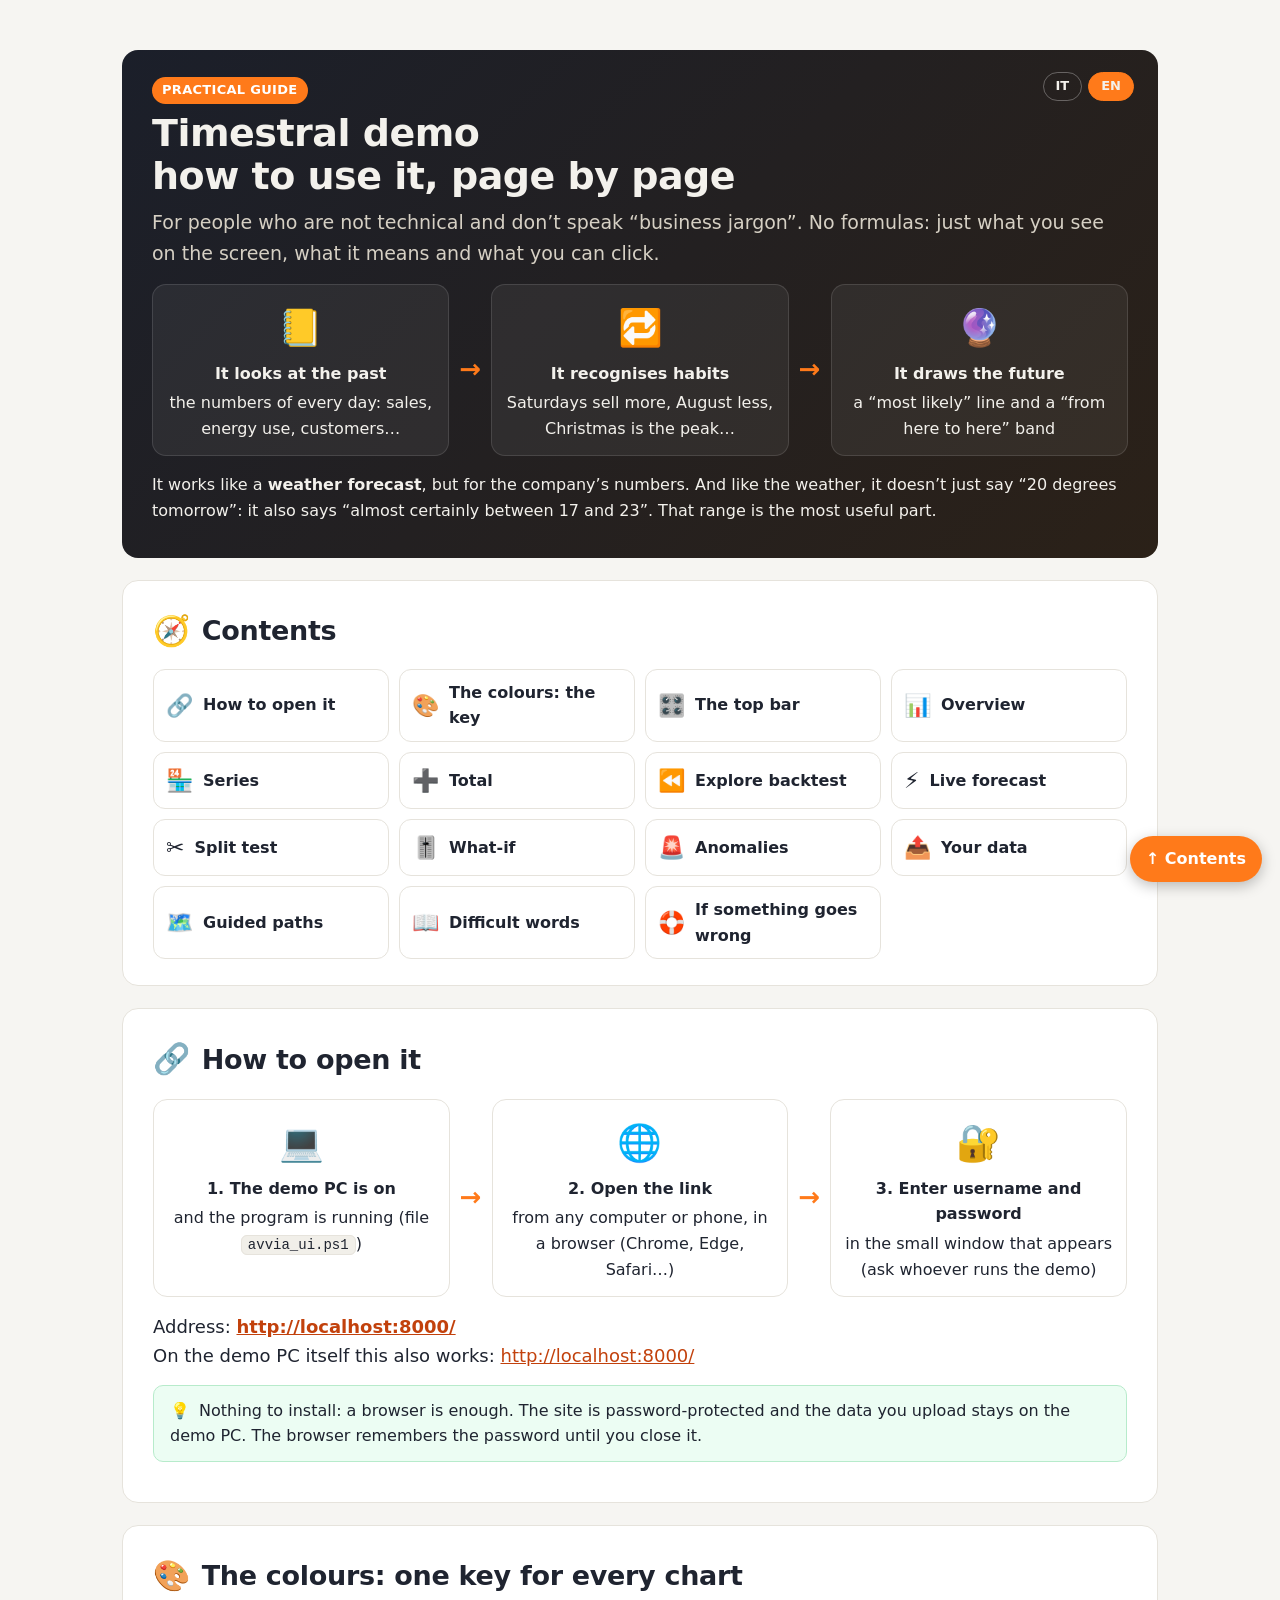
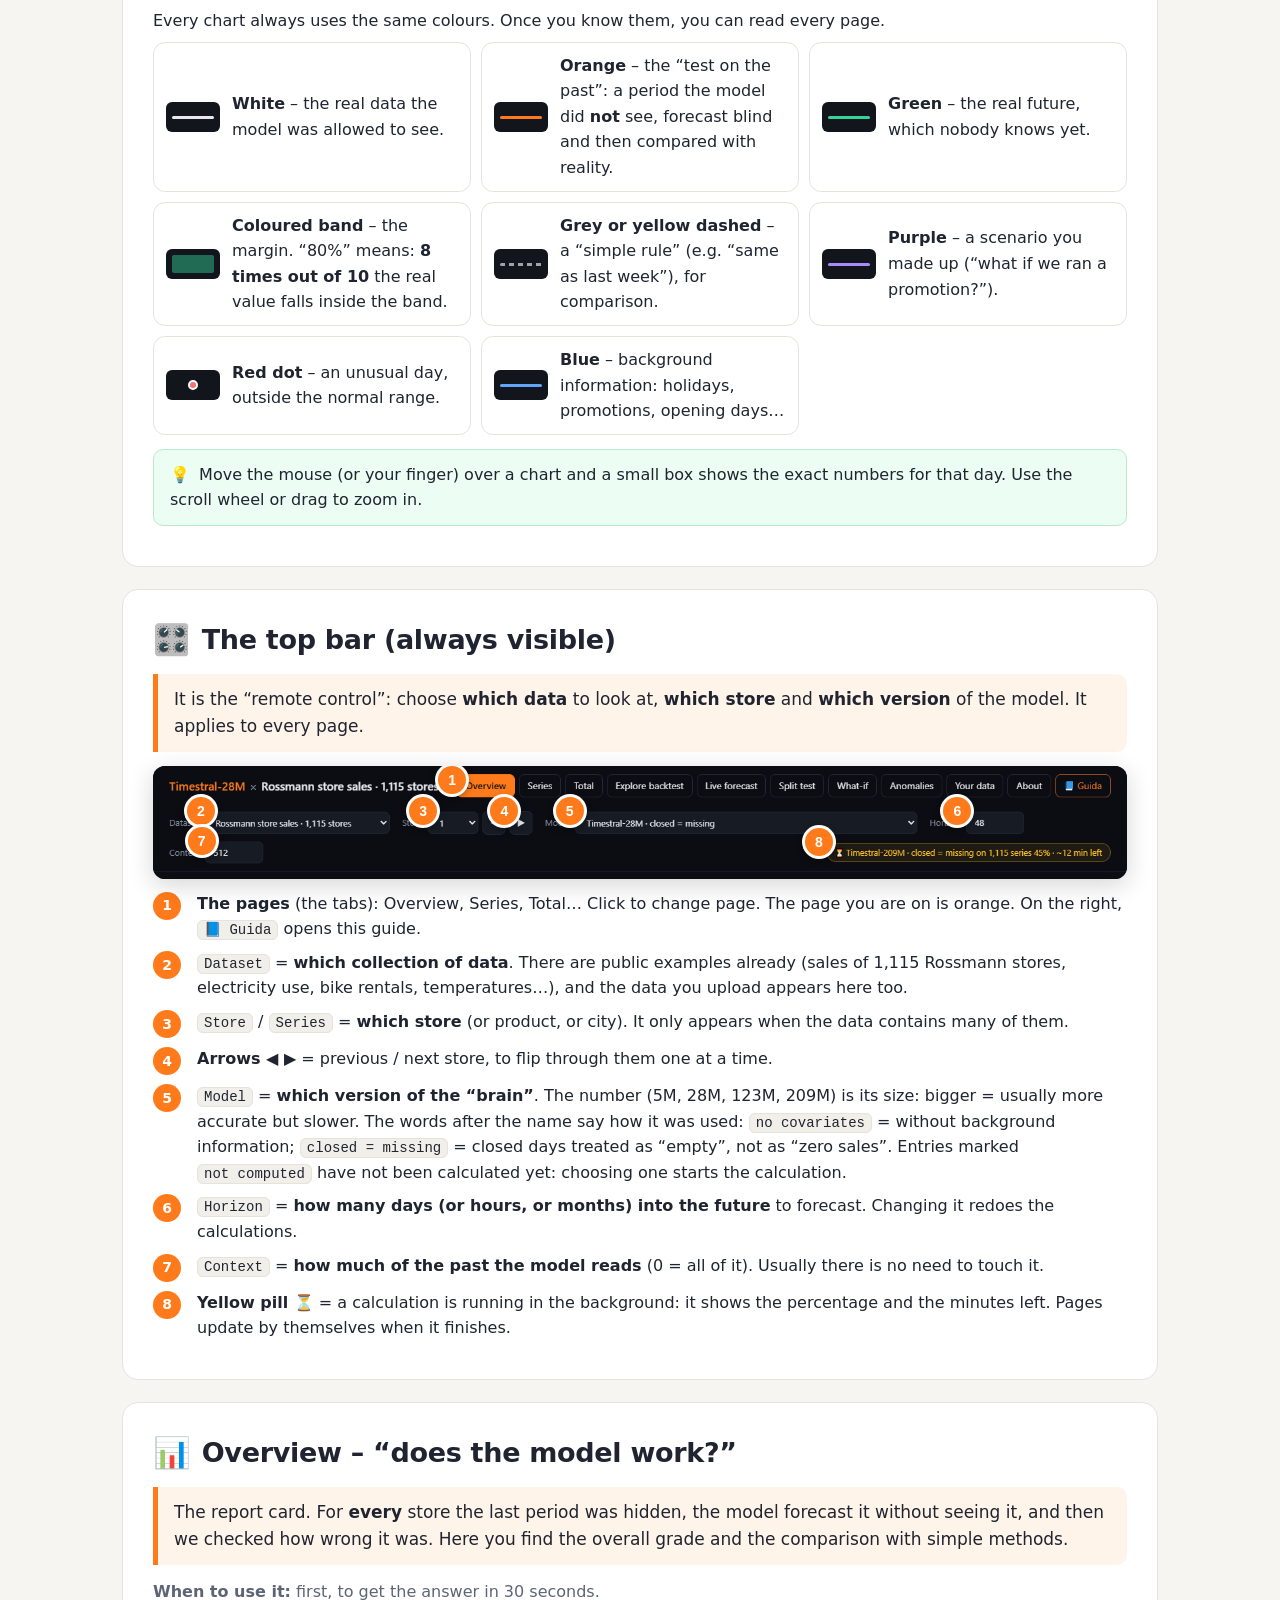
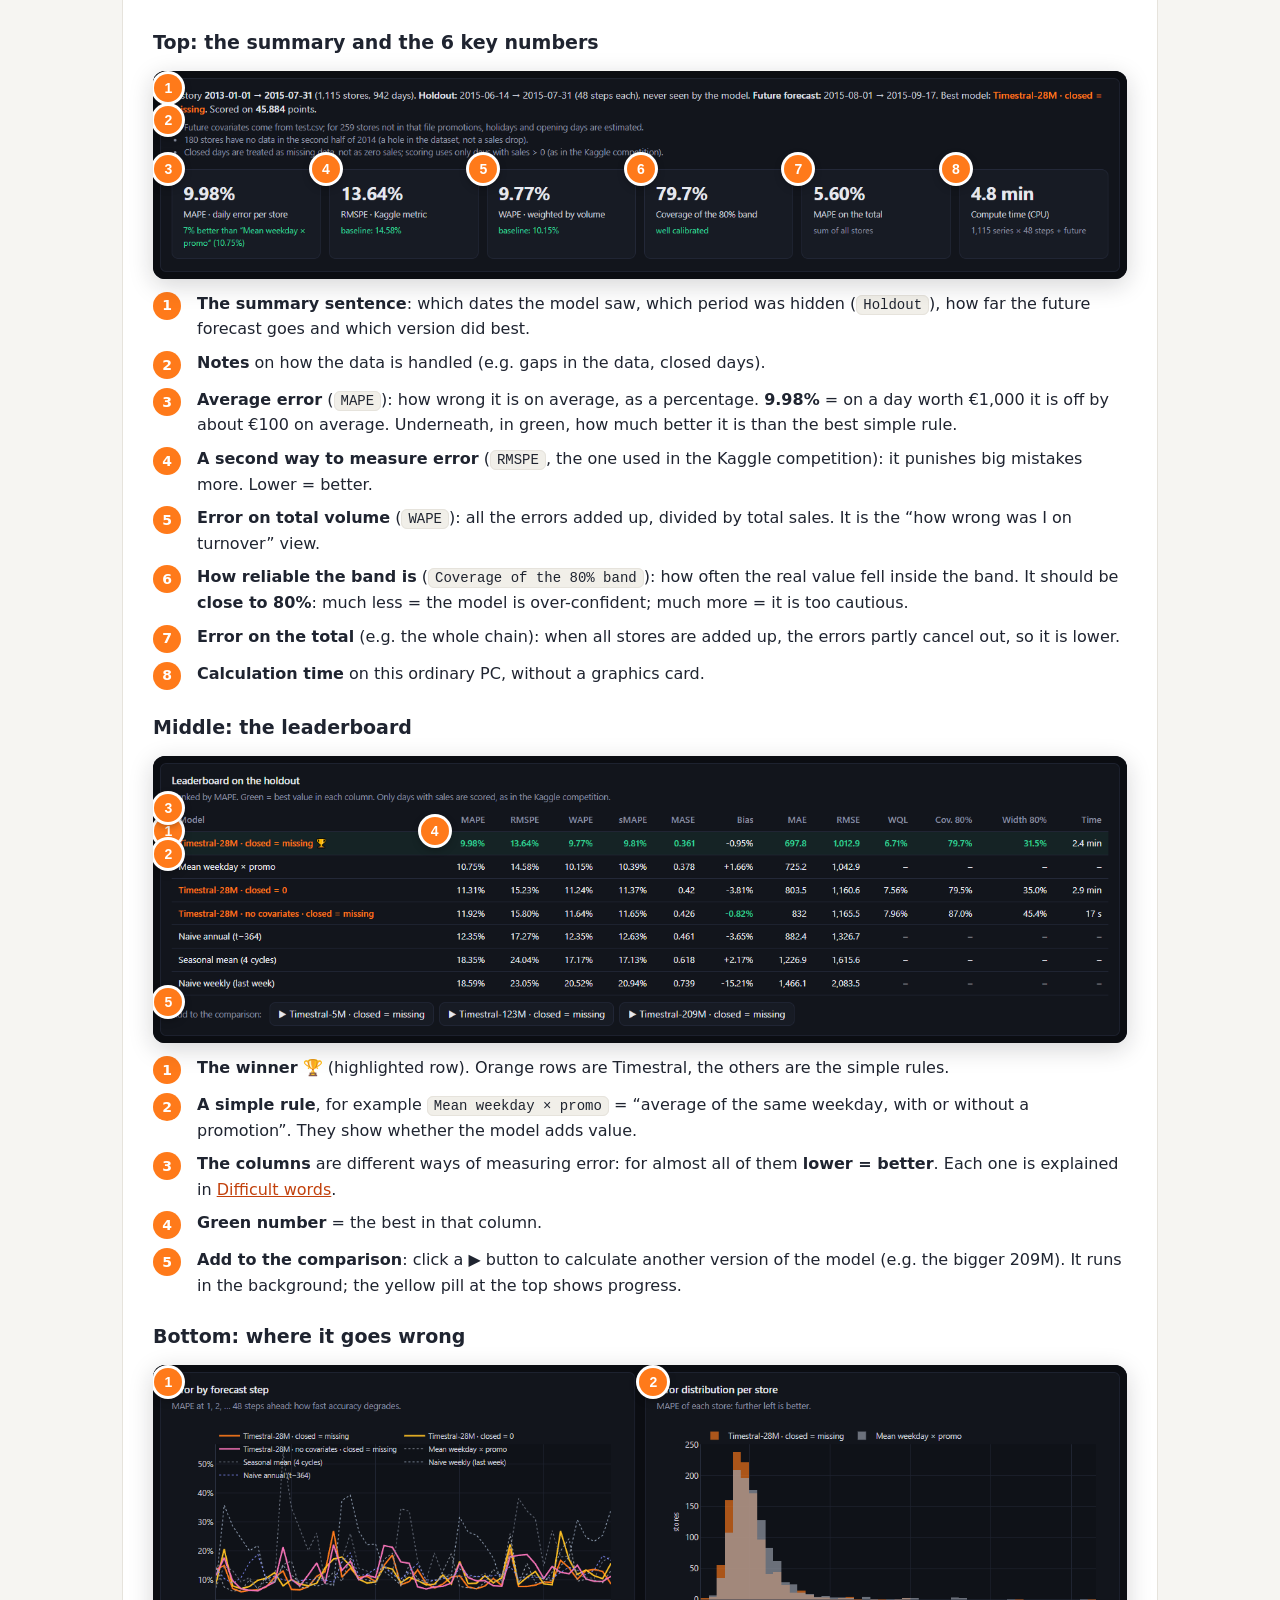
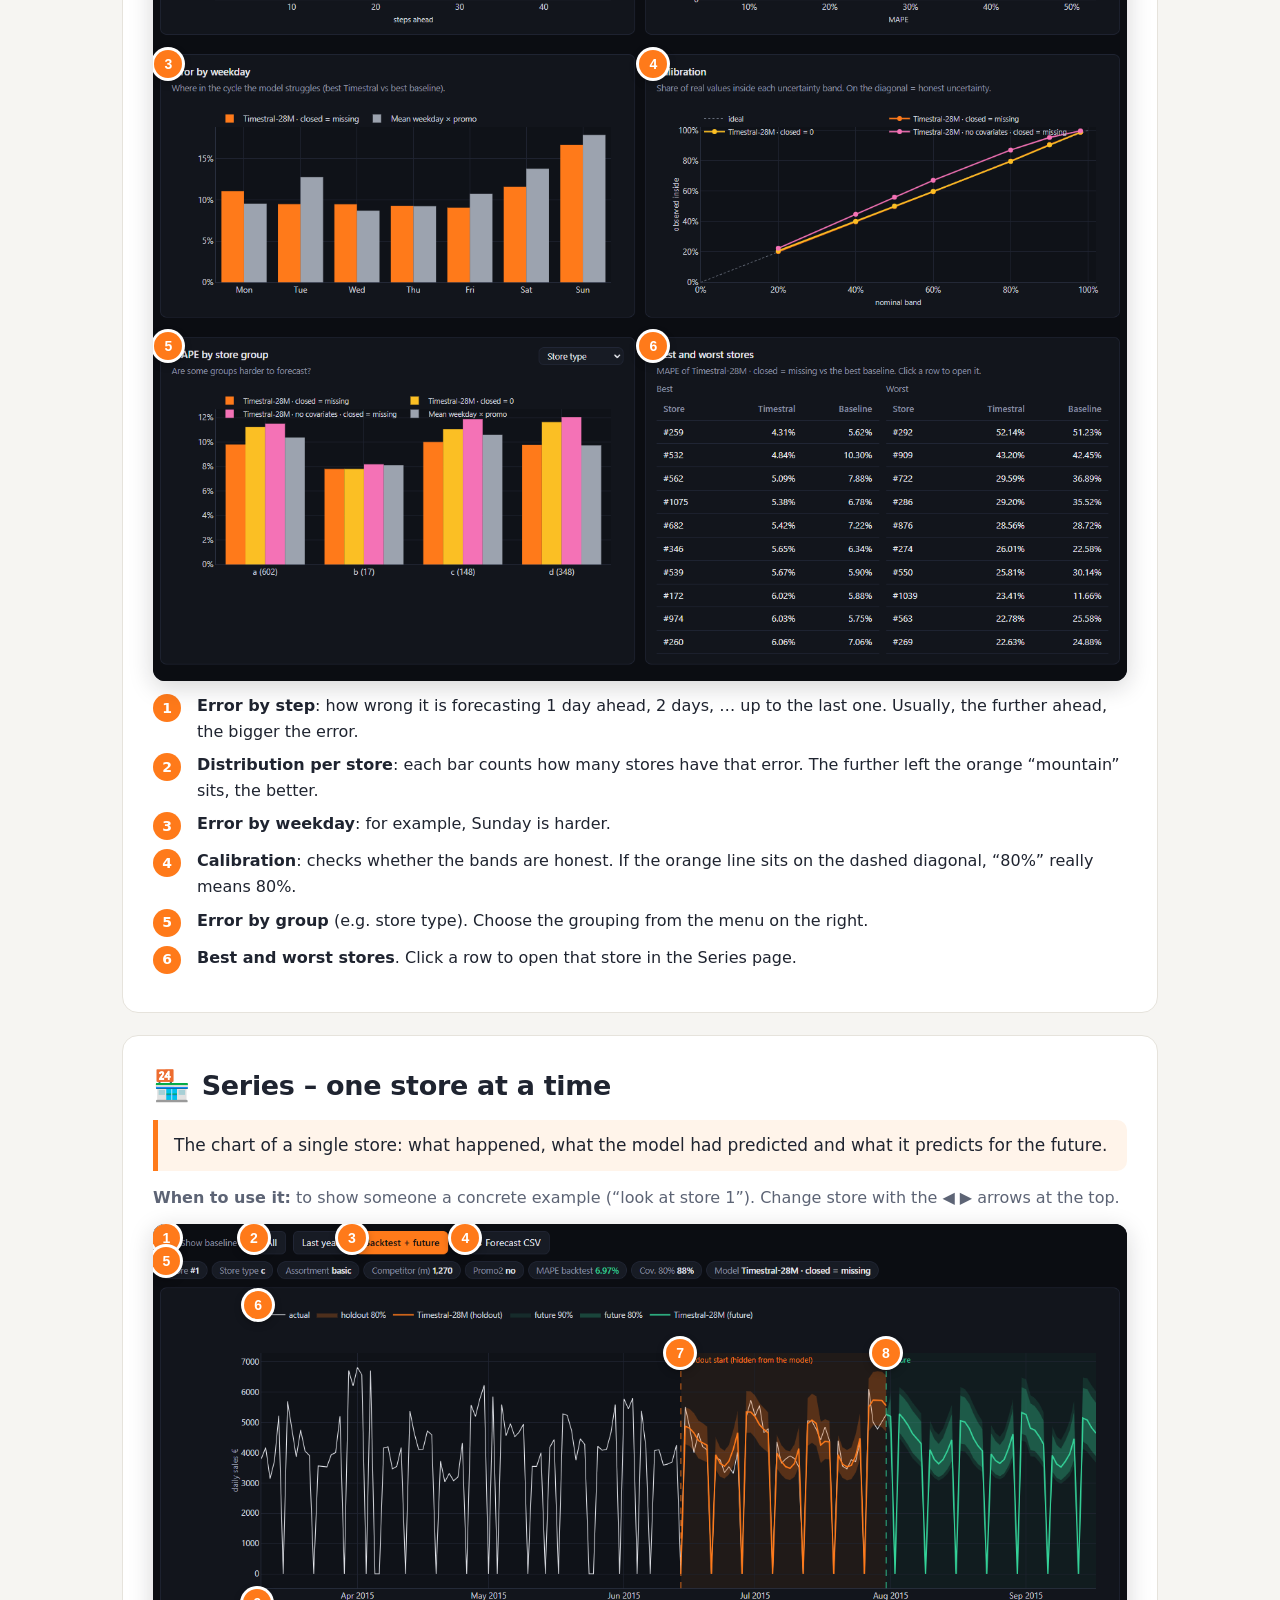
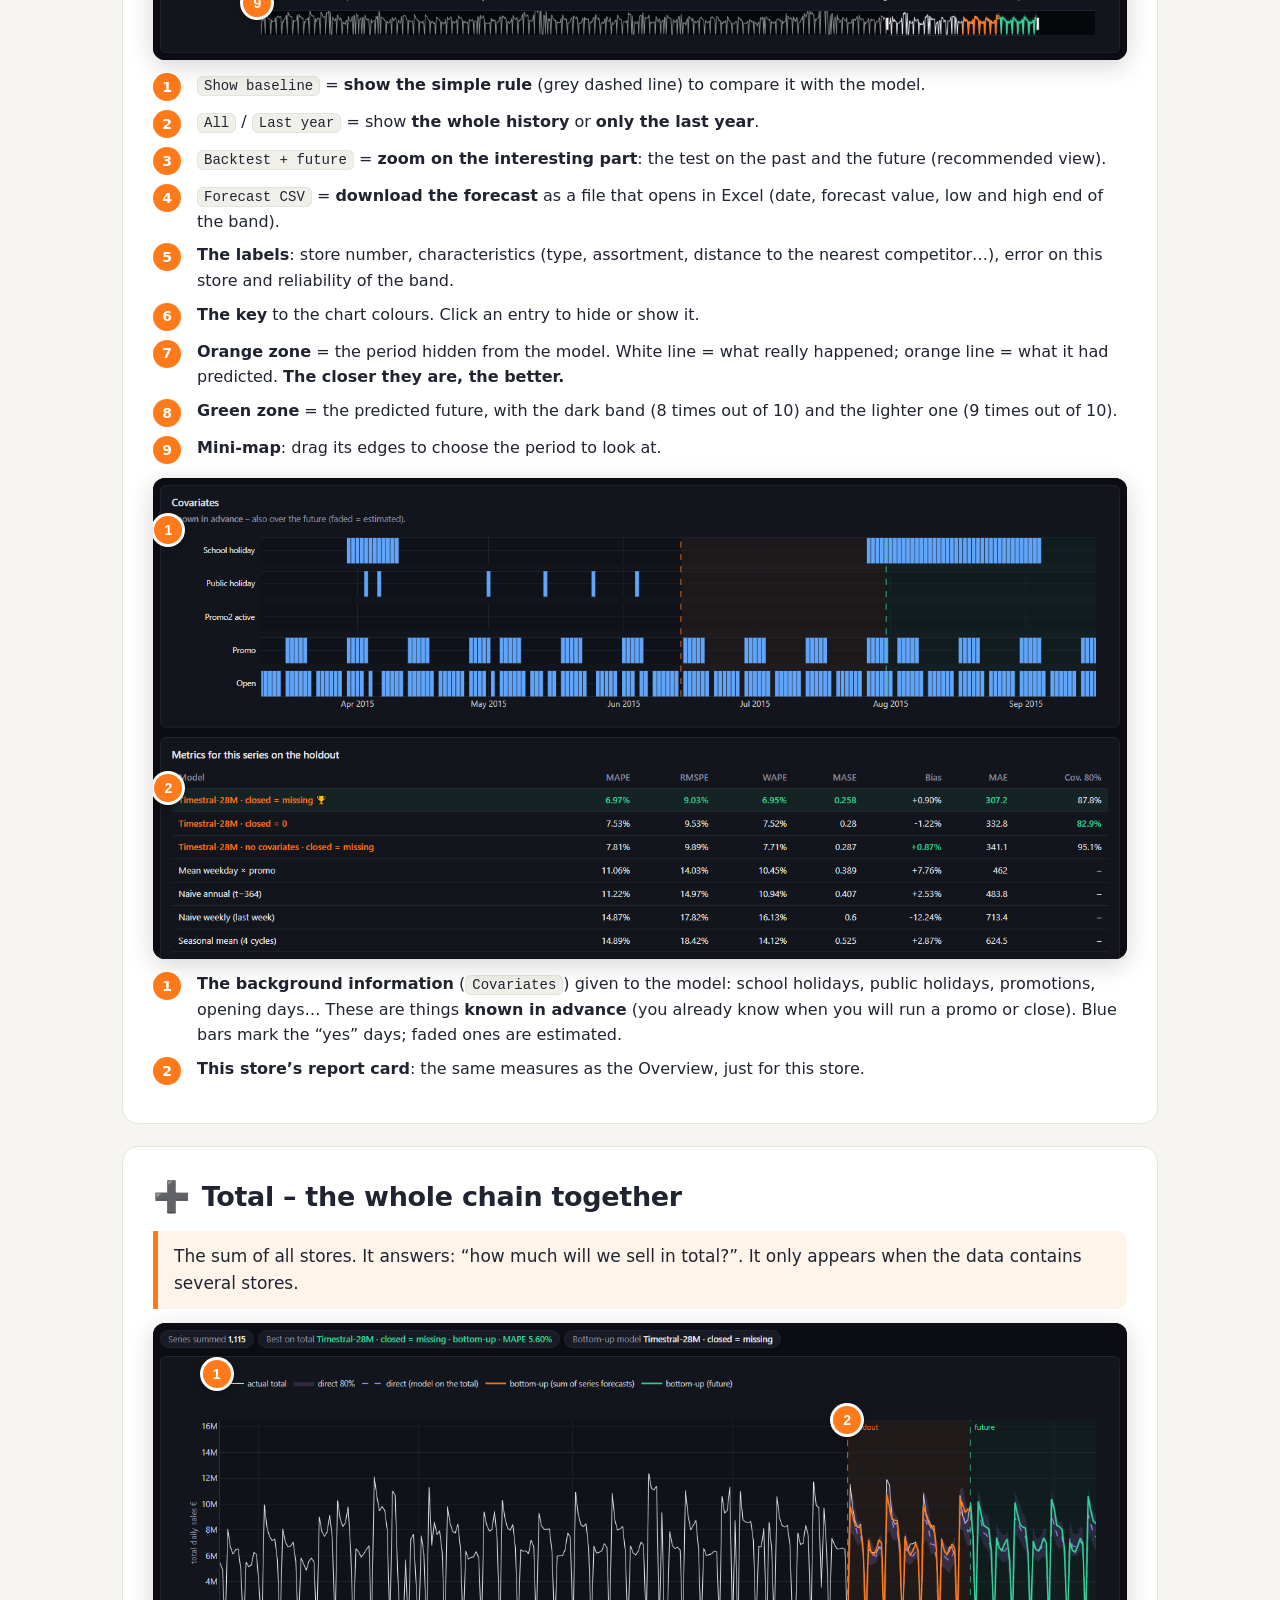
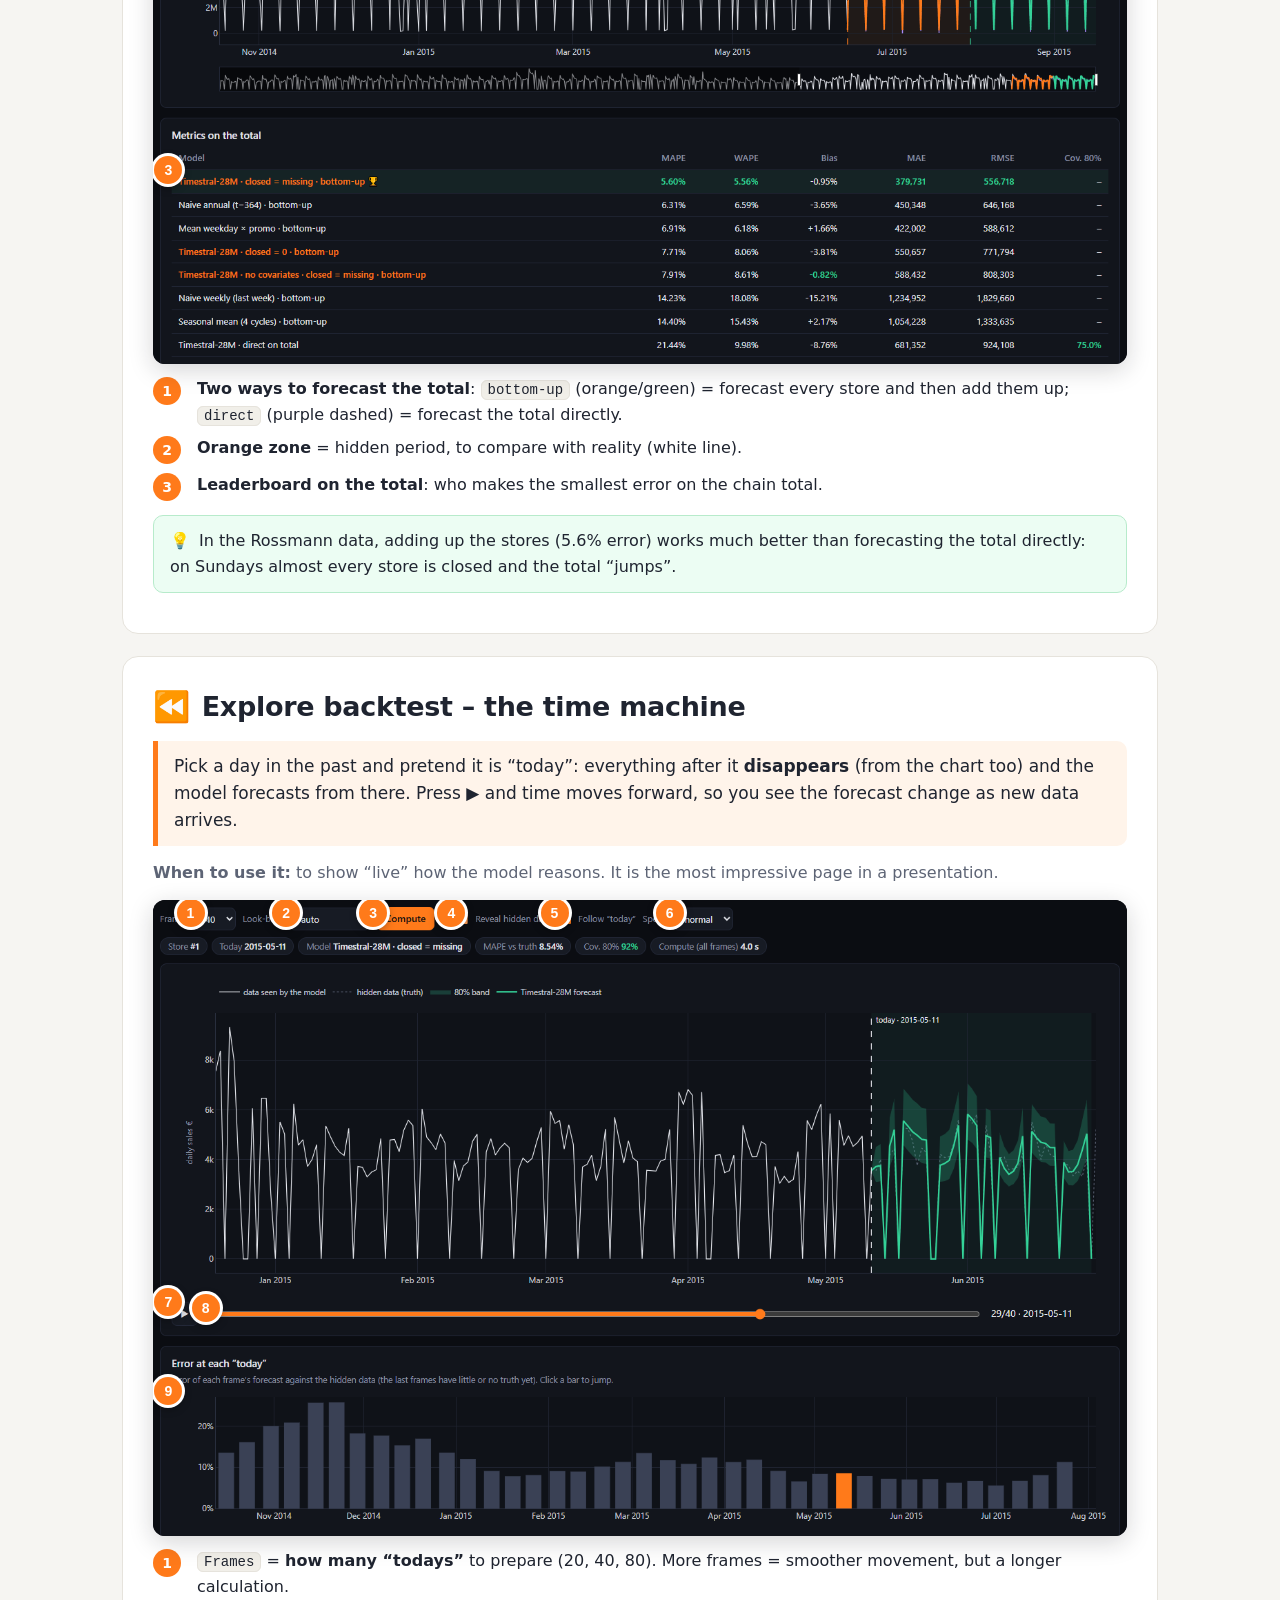
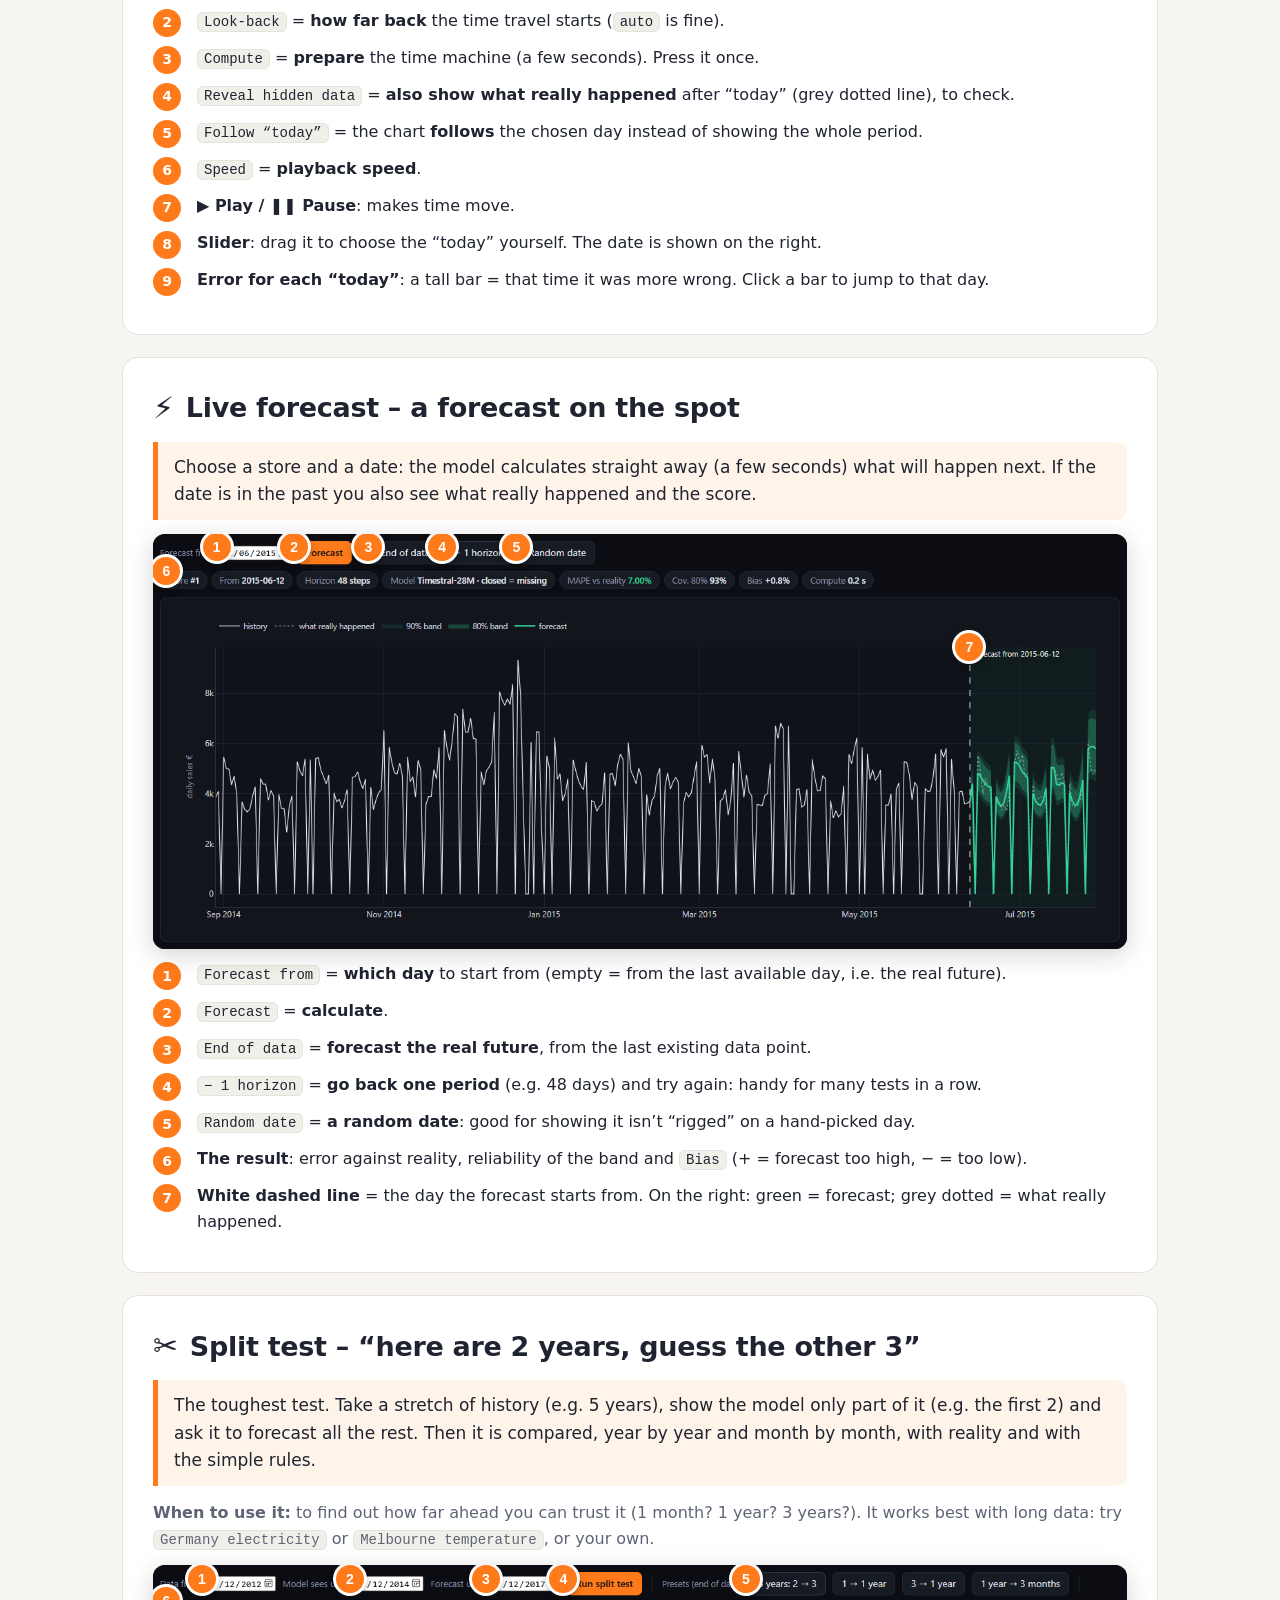
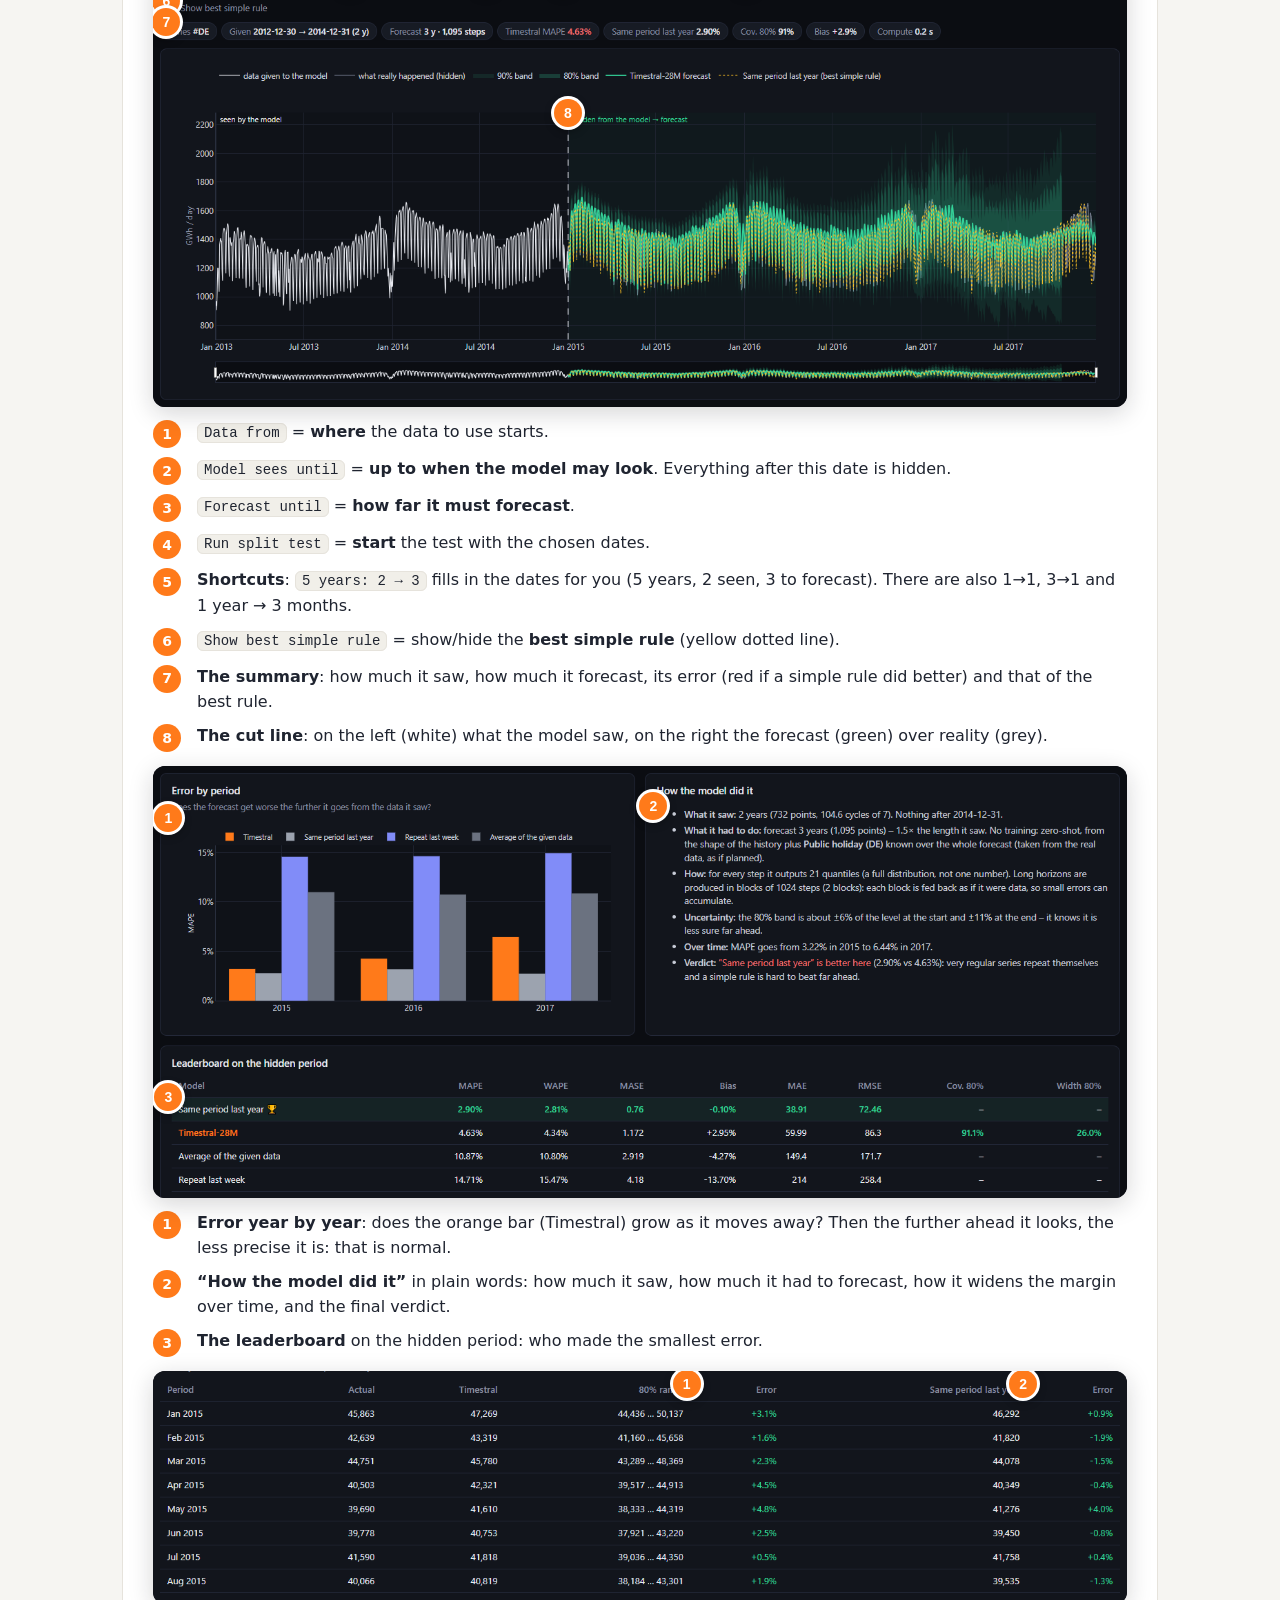
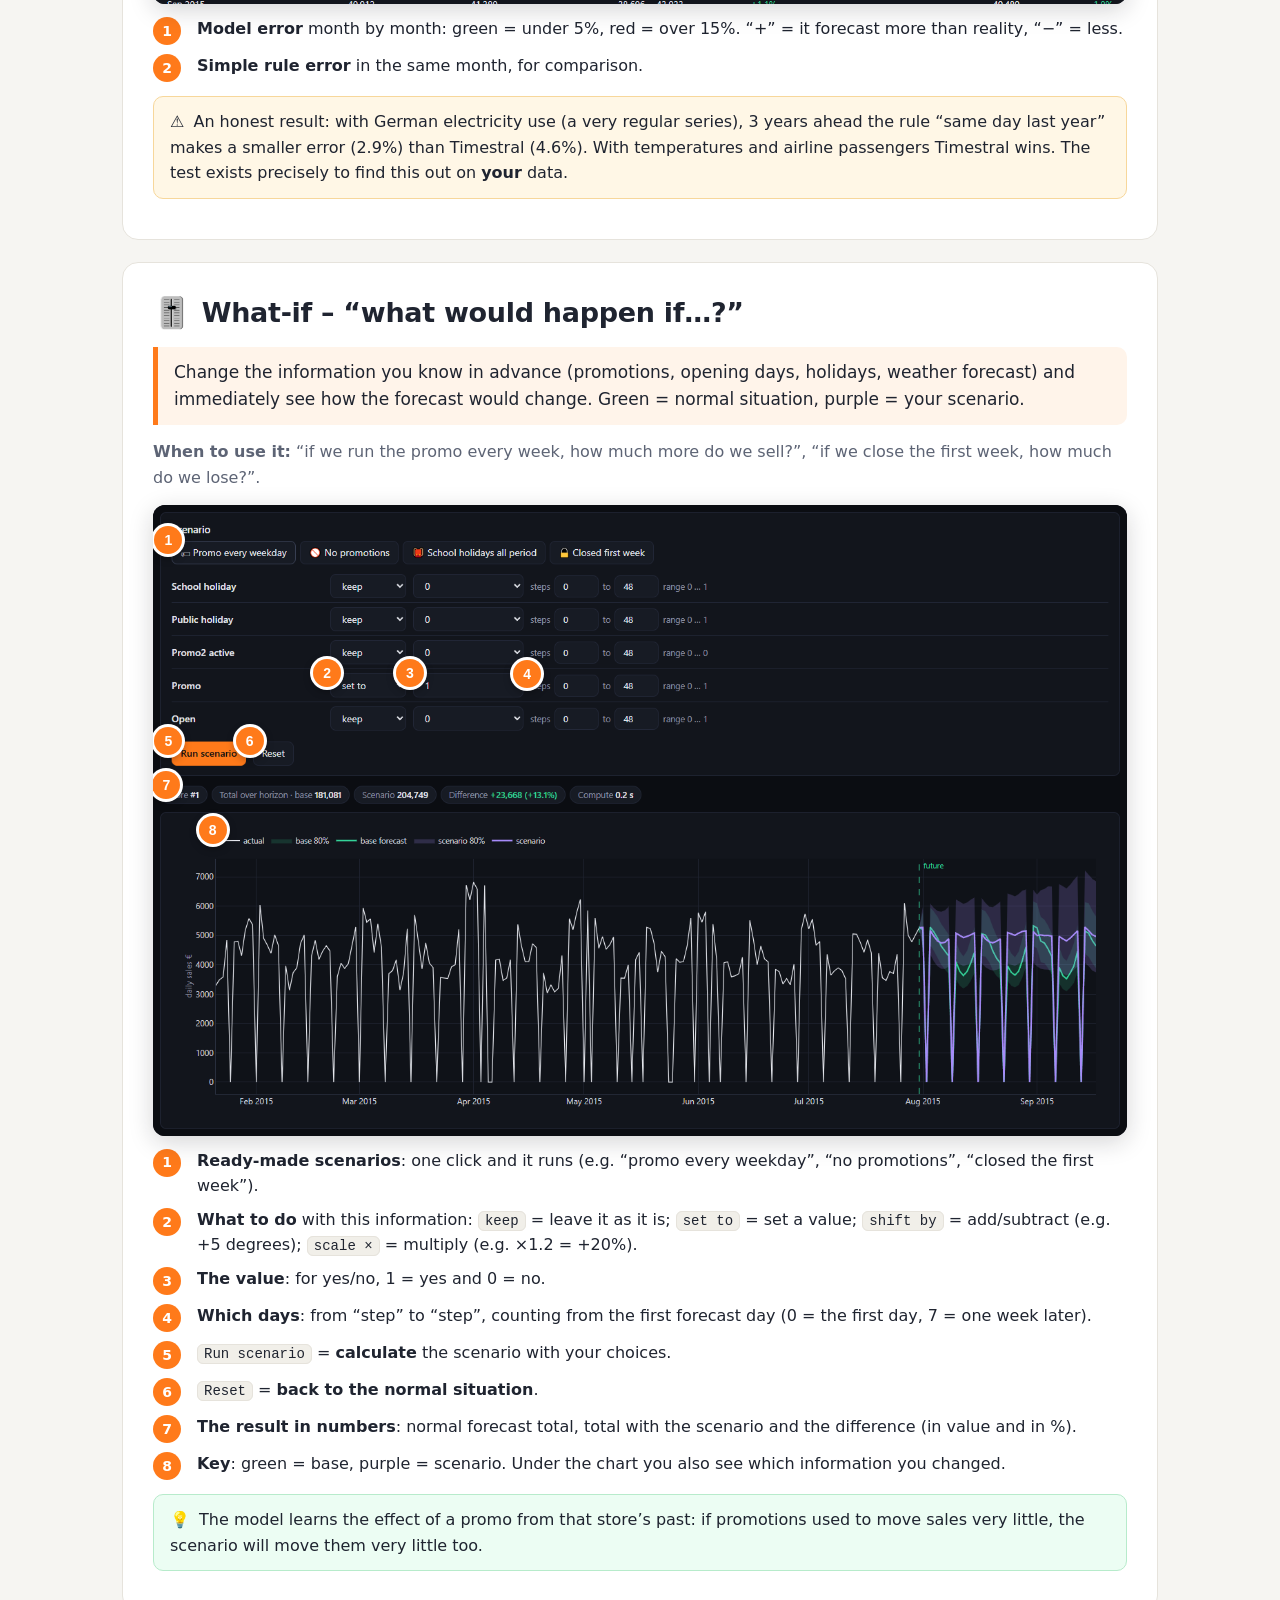
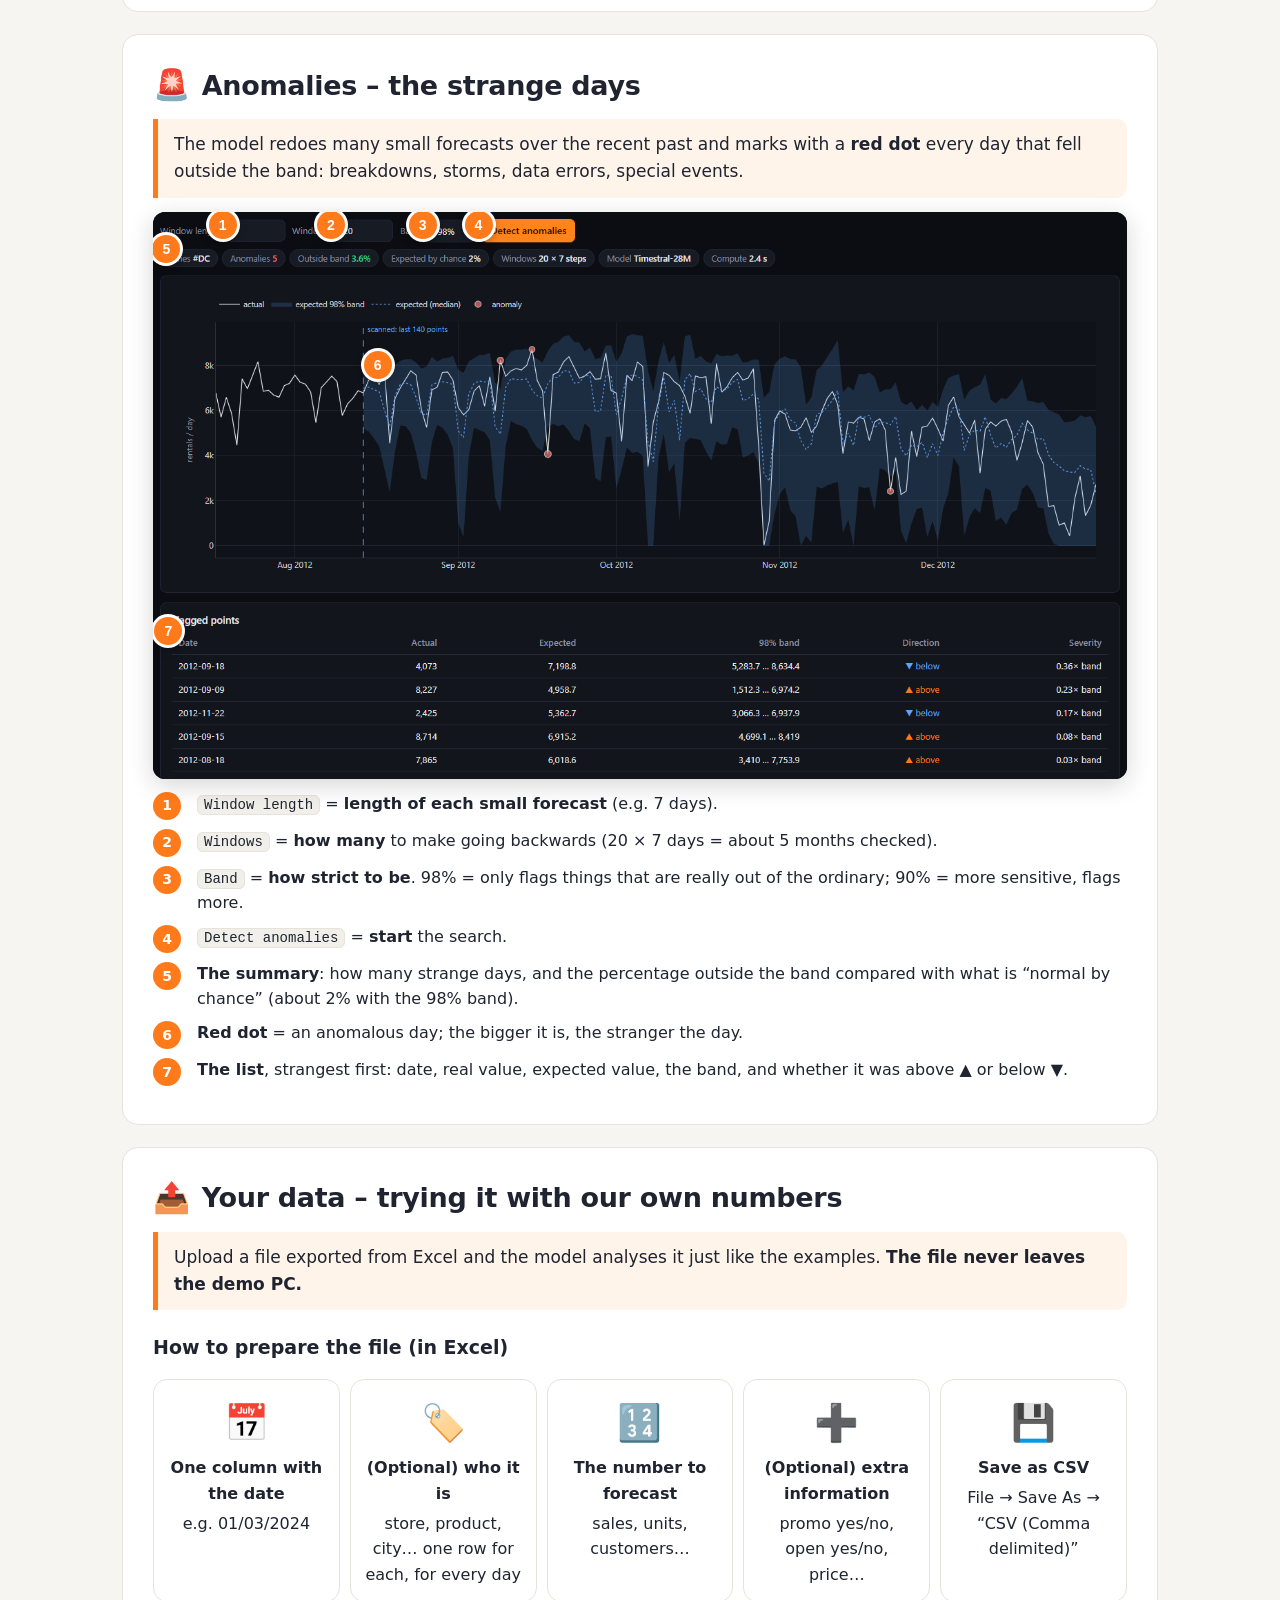
<file: webapp/static/manual/en.html>
<!DOCTYPE html>
<html lang="en">
<head>
<meta charset="utf-8">
<meta name="viewport" content="width=device-width, initial-scale=1">
<title>Practical guide · Timestral demo</title>
<link rel="icon" href="data:image/svg+xml,%3Csvg xmlns='http://www.w3.org/2000/svg' viewBox='0 0 16 16'%3E%3Crect width='16' height='16' rx='3' fill='%23ff7a1a'/%3E%3Cpath d='M3 4h10M3 8h10M3 12h6' stroke='white' stroke-width='1.6'/%3E%3C/svg%3E">
<style>
  :root { --o: #ff7a1a; --g: #16a34a; --gl: #34d399; --ink: #1f2430; --mut: #5d6475; --bg: #f6f5f2; --card: #fff; --line: #e6e3dc; }
  * { box-sizing: border-box; }
  body { margin: 0; background: var(--bg); color: var(--ink); font: 16px/1.6 "Segoe UI", system-ui, -apple-system, sans-serif; }
  .wrap { max-width: 1080px; margin: 0 auto; padding: 28px 22px 80px; }
  a { color: #c2410c; }
  h1 { font-size: 38px; line-height: 1.15; margin: 8px 0 6px; letter-spacing: -.5px; }
  h2 { font-size: 27px; margin: 0 0 6px; letter-spacing: -.3px; display: flex; align-items: center; gap: 12px; }
  h2 .ico { font-size: 30px; }
  h3 { font-size: 19px; margin: 22px 0 8px; }
  p { margin: 8px 0; }
  .lead { font-size: 19px; color: var(--mut); }
  section { background: var(--card); border: 1px solid var(--line); border-radius: 16px; padding: 26px 30px; margin: 22px 0; }
  .hero { background: linear-gradient(135deg, #1b1f2a, #2b2118); color: #f3f1ec; border: 0; position: relative; }
  .hero .lead { color: #d6d0c4; }
  .lang { position: absolute; top: 22px; right: 24px; display: flex; gap: 6px; }
  .lang a { color: #f3f1ec; text-decoration: none; border: 1px solid rgba(255,255,255,.3); border-radius: 99px; padding: 3px 12px; font-weight: 700; font-size: 13px; }
  .lang a.on { background: var(--o); border-color: var(--o); }
  .tag { display: inline-block; background: var(--o); color: #fff; font-weight: 700; font-size: 13px; padding: 3px 10px; border-radius: 99px; letter-spacing: .3px; }
  .purpose { background: #fff4ea; border-left: 5px solid var(--o); padding: 12px 16px; border-radius: 0 10px 10px 0; margin: 10px 0 14px; font-size: 17px; }
  .when { color: var(--mut); margin: 0 0 6px; }
  .tip, .warn { padding: 12px 16px; border-radius: 10px; margin: 14px 0; }
  .tip { background: #ecfdf3; border: 1px solid #b7ebcb; }
  .warn { background: #fff7e6; border: 1px solid #f7d79b; }
  .tip b:first-child, .warn b:first-child { margin-right: 4px; }
  .toc { display: grid; grid-template-columns: repeat(auto-fill, minmax(230px, 1fr)); gap: 10px; margin-top: 14px; }
  .toc a { display: flex; gap: 10px; align-items: center; background: #fff; border: 1px solid var(--line); border-radius: 12px; padding: 10px 12px; color: var(--ink); text-decoration: none; font-weight: 600; }
  .toc a:hover { border-color: var(--o); }
  .toc a span { font-size: 22px; }
  .flow { display: flex; flex-wrap: wrap; align-items: stretch; gap: 10px; margin: 16px 0; }
  .flow .st { flex: 1 1 170px; background: #fff; border: 1px solid var(--line); border-radius: 14px; padding: 14px; text-align: center; }
  .flow .st .big { font-size: 36px; }
  .flow .st b { display: block; margin: 4px 0; }
  .flow .ar { align-self: center; font-size: 26px; color: var(--o); font-weight: 700; }
  .hero .flow .st { background: rgba(255,255,255,.06); border-color: rgba(255,255,255,.12); color: #f3f1ec; }
  .colors { display: grid; grid-template-columns: repeat(auto-fill, minmax(300px, 1fr)); gap: 10px; }
  .col { display: flex; gap: 12px; align-items: center; border: 1px solid var(--line); border-radius: 12px; padding: 10px 12px; background: #fff; }
  .sw { flex: 0 0 54px; height: 30px; border-radius: 6px; background: #12151c; position: relative; overflow: hidden; }
  .sw i { position: absolute; left: 6px; right: 6px; top: 14px; height: 3px; border-radius: 2px; }
  .sw.band i { top: 6px; height: 18px; opacity: .45; }
  .sw.dash i { background: repeating-linear-gradient(90deg, #9ca3af 0 5px, transparent 5px 9px) !important; }
  .sw.dot i { width: 10px; height: 10px; left: 22px; top: 10px; border-radius: 50%; border: 2px solid #fff; }
  figure.shot { position: relative; margin: 14px 0 6px; border-radius: 12px; overflow: hidden; box-shadow: 0 6px 24px rgba(20,20,30,.18); background: #0b0d12; }
  figure.shot img { display: block; width: 100%; height: auto; }
  .mk { position: absolute; width: 28px; height: 28px; margin: -2px 0 0 -2px; border-radius: 50%; background: var(--o); color: #fff; font: 700 14px/28px "Segoe UI", sans-serif;
    text-align: center; box-shadow: 0 0 0 3px #fff, 0 3px 10px rgba(0,0,0,.45); z-index: 2; }
  ol.legend { list-style: none; padding: 0; margin: 12px 0; display: grid; gap: 8px; }
  ol.legend li { display: grid; grid-template-columns: 34px 1fr; gap: 10px; align-items: start; }
  ol.legend li::before { content: attr(data-n); width: 28px; height: 28px; border-radius: 50%; background: var(--o); color: #fff; font-weight: 700; font-size: 14px;
    display: flex; align-items: center; justify-content: center; margin-top: 1px; }
  .en { font-family: Consolas, "Cascadia Mono", monospace; font-size: 14px; background: #f1efe9; border: 1px solid var(--line); border-radius: 6px; padding: 1px 6px; white-space: nowrap; }
  .path { border: 2px solid var(--line); border-radius: 14px; padding: 14px 16px; margin: 14px 0; background: #fff; }
  .path h3 { margin: 0 0 10px; }
  .steps { display: flex; flex-wrap: wrap; gap: 8px; align-items: center; }
  .steps .s { background: #fff4ea; border: 1px solid #f9c79d; border-radius: 10px; padding: 8px 12px; font-size: 15px; max-width: 250px; }
  .steps .s b { color: #c2410c; margin-right: 4px; }
  .steps .a { color: var(--o); font-weight: 700; font-size: 20px; }
  table.gl { border-collapse: collapse; width: 100%; }
  table.gl td { border-top: 1px solid var(--line); padding: 9px 8px; vertical-align: top; }
  table.gl td:first-child { white-space: nowrap; font-weight: 600; width: 210px; }
  .top { position: fixed; right: 18px; bottom: 18px; background: var(--o); color: #fff; text-decoration: none; border-radius: 99px; padding: 10px 16px; font-weight: 700; box-shadow: 0 4px 14px rgba(0,0,0,.25); }
  @media (max-width: 700px) { h1 { font-size: 30px; } section { padding: 20px 18px; } .lang { position: static; margin-bottom: 10px; } }
  @media print {
    body { background: #fff; font-size: 12.5pt; } .top, .noprint, .lang { display: none; } section { break-inside: avoid-page; border: 0; padding: 0; margin: 0 0 18px; }
    section.page { break-before: page; } figure.shot { box-shadow: none; break-inside: avoid; } .hero { background: #fff; color: var(--ink); } .hero .lead { color: var(--mut); }
    .hero .flow .st { background: #fff; border-color: var(--line); color: var(--ink); }
  }
</style>
</head>
<body>
<div class="wrap">

<!-- ================================================================ COVER -->
<section class="hero">
  <div class="lang"><a href="index.html">IT</a><a href="en.html" class="on">EN</a></div>
  <span class="tag">PRACTICAL GUIDE</span>
  <h1>Timestral demo<br>how to use it, page by page</h1>
  <p class="lead">For people who are not technical and don’t speak “business jargon”. No formulas: just what you see on the screen, what it means and what you can click.</p>
  <div class="flow">
    <div class="st"><div class="big">📒</div><b>It looks at the past</b>the numbers of every day: sales, energy use, customers…</div>
    <div class="ar">→</div>
    <div class="st"><div class="big">🔁</div><b>It recognises habits</b>Saturdays sell more, August less, Christmas is the peak…</div>
    <div class="ar">→</div>
    <div class="st"><div class="big">🔮</div><b>It draws the future</b>a “most likely” line and a “from here to here” band</div>
  </div>
  <p>It works like a <b>weather forecast</b>, but for the company’s numbers. And like the weather, it doesn’t just say “20 degrees tomorrow”:
    it also says “almost certainly between 17 and 23”. That range is the most useful part.</p>
</section>

<section class="noprint">
  <h2><span class="ico">🧭</span> Contents</h2>
  <div class="toc">
    <a href="#open"><span>🔗</span> How to open it</a>
    <a href="#colours"><span>🎨</span> The colours: the key</a>
    <a href="#bar"><span>🎛️</span> The top bar</a>
    <a href="#overview"><span>📊</span> Overview</a>
    <a href="#series"><span>🏪</span> Series</a>
    <a href="#total"><span>➕</span> Total</a>
    <a href="#explore"><span>⏪</span> Explore backtest</a>
    <a href="#live"><span>⚡</span> Live forecast</a>
    <a href="#split"><span>✂️</span> Split test</a>
    <a href="#whatif"><span>🎚️</span> What-if</a>
    <a href="#anomalies"><span>🚨</span> Anomalies</a>
    <a href="#data"><span>📤</span> Your data</a>
    <a href="#paths"><span>🗺️</span> Guided paths</a>
    <a href="#words"><span>📖</span> Difficult words</a>
    <a href="#problems"><span>🛟</span> If something goes wrong</a>
  </div>
</section>

<!-- ================================================================ OPEN -->
<section id="open">
  <h2><span class="ico">🔗</span> How to open it</h2>
  <div class="flow">
    <div class="st"><div class="big">💻</div><b>1. The demo PC is on</b>and the program is running (file <span class="en">avvia_ui.ps1</span>)</div>
    <div class="ar">→</div>
    <div class="st"><div class="big">🌐</div><b>2. Open the link</b>from any computer or phone, in a browser (Chrome, Edge, Safari…)</div>
    <div class="ar">→</div>
    <div class="st"><div class="big">🔐</div><b>3. Enter username and password</b>in the small window that appears (ask whoever runs the demo)</div>
  </div>
  <p style="font-size:18px">Address: <a href="http://localhost:8000/"><b>http://localhost:8000/</b></a><br>
    On the demo PC itself this also works: <a href="http://localhost:8000/">http://localhost:8000/</a></p>
  <div class="tip"><b>💡</b> Nothing to install: a browser is enough. The site is password-protected and the data you upload stays on the demo PC.
    The browser remembers the password until you close it.</div>
</section>

<!-- ================================================================ COLOURS -->
<section id="colours">
  <h2><span class="ico">🎨</span> The colours: one key for every chart</h2>
  <p>Every chart always uses the same colours. Once you know them, you can read every page.</p>
  <div class="colors">
    <div class="col"><div class="sw"><i style="background:#e6e8ee"></i></div><div><b>White</b> – the real data the model was allowed to see.</div></div>
    <div class="col"><div class="sw"><i style="background:#ff7a1a"></i></div><div><b>Orange</b> – the “test on the past”: a period the model did <b>not</b> see, forecast blind and then compared with reality.</div></div>
    <div class="col"><div class="sw"><i style="background:#34d399"></i></div><div><b>Green</b> – the real future, which nobody knows yet.</div></div>
    <div class="col"><div class="sw band"><i style="background:#34d399"></i></div><div><b>Coloured band</b> – the margin. “80%” means: <b>8 times out of 10</b> the real value falls inside the band.</div></div>
    <div class="col"><div class="sw dash"><i></i></div><div><b>Grey or yellow dashed</b> – a “simple rule” (e.g. “same as last week”), for comparison.</div></div>
    <div class="col"><div class="sw"><i style="background:#a78bfa"></i></div><div><b>Purple</b> – a scenario you made up (“what if we ran a promotion?”).</div></div>
    <div class="col"><div class="sw dot"><i style="background:#f87171"></i></div><div><b>Red dot</b> – an unusual day, outside the normal range.</div></div>
    <div class="col"><div class="sw"><i style="background:#60a5fa"></i></div><div><b>Blue</b> – background information: holidays, promotions, opening days…</div></div>
  </div>
  <div class="tip"><b>💡</b> Move the mouse (or your finger) over a chart and a small box shows the exact numbers for that day. Use the scroll wheel or drag to zoom in.</div>
</section>

<!-- ================================================================ BAR -->
<section id="bar" class="page">
  <h2><span class="ico">🎛️</span> The top bar (always visible)</h2>
  <div class="purpose">It is the “remote control”: choose <b>which data</b> to look at, <b>which store</b> and <b>which version</b> of the model. It applies to every page.</div>
  <figure class="shot" data-shot="barra"><img src="img/barra.png" alt="Top bar"></figure>
  <ol class="legend">
    <li data-n="1"><div><b>The pages</b> (the tabs): Overview, Series, Total… Click to change page. The page you are on is orange. On the right, <span class="en">📘 Guida</span> opens this guide.</div></li>
    <li data-n="2"><div><span class="en">Dataset</span> = <b>which collection of data</b>. There are public examples already (sales of 1,115 Rossmann stores, electricity use, bike rentals, temperatures…), and the data you upload appears here too.</div></li>
    <li data-n="3"><div><span class="en">Store</span> / <span class="en">Series</span> = <b>which store</b> (or product, or city). It only appears when the data contains many of them.</div></li>
    <li data-n="4"><div><b>Arrows ◀ ▶</b> = previous / next store, to flip through them one at a time.</div></li>
    <li data-n="5"><div><span class="en">Model</span> = <b>which version of the “brain”</b>. The number (5M, 28M, 123M, 209M) is its size: bigger = usually more accurate but slower.
      The words after the name say how it was used: <span class="en">no covariates</span> = without background information; <span class="en">closed = missing</span> = closed days treated as “empty”, not as “zero sales”.
      Entries marked <span class="en">not computed</span> have not been calculated yet: choosing one starts the calculation.</div></li>
    <li data-n="6"><div><span class="en">Horizon</span> = <b>how many days (or hours, or months) into the future</b> to forecast. Changing it redoes the calculations.</div></li>
    <li data-n="7"><div><span class="en">Context</span> = <b>how much of the past the model reads</b> (0 = all of it). Usually there is no need to touch it.</div></li>
    <li data-n="8"><div><b>Yellow pill ⏳</b> = a calculation is running in the background: it shows the percentage and the minutes left. Pages update by themselves when it finishes.</div></li>
  </ol>
</section>

<!-- ================================================================ OVERVIEW -->
<section id="overview" class="page">
  <h2><span class="ico">📊</span> Overview – “does the model work?”</h2>
  <div class="purpose">The report card. For <b>every</b> store the last period was hidden, the model forecast it without seeing it, and then we checked how wrong it was. Here you find the overall grade and the comparison with simple methods.</div>
  <p class="when"><b>When to use it:</b> first, to get the answer in 30 seconds.</p>
  <h3>Top: the summary and the 6 key numbers</h3>
  <figure class="shot" data-shot="overview_kpi"><img src="img/overview_kpi.png" alt="Summary and key numbers"></figure>
  <ol class="legend">
    <li data-n="1"><div><b>The summary sentence</b>: which dates the model saw, which period was hidden (<span class="en">Holdout</span>), how far the future forecast goes and which version did best.</div></li>
    <li data-n="2"><div><b>Notes</b> on how the data is handled (e.g. gaps in the data, closed days).</div></li>
    <li data-n="3"><div><b>Average error</b> (<span class="en">MAPE</span>): how wrong it is on average, as a percentage. <b>9.98%</b> = on a day worth €1,000 it is off by about €100 on average.
      Underneath, in green, how much better it is than the best simple rule.</div></li>
    <li data-n="4"><div><b>A second way to measure error</b> (<span class="en">RMSPE</span>, the one used in the Kaggle competition): it punishes big mistakes more. Lower = better.</div></li>
    <li data-n="5"><div><b>Error on total volume</b> (<span class="en">WAPE</span>): all the errors added up, divided by total sales. It is the “how wrong was I on turnover” view.</div></li>
    <li data-n="6"><div><b>How reliable the band is</b> (<span class="en">Coverage of the 80% band</span>): how often the real value fell inside the band. It should be <b>close to 80%</b>:
      much less = the model is over-confident; much more = it is too cautious.</div></li>
    <li data-n="7"><div><b>Error on the total</b> (e.g. the whole chain): when all stores are added up, the errors partly cancel out, so it is lower.</div></li>
    <li data-n="8"><div><b>Calculation time</b> on this ordinary PC, without a graphics card.</div></li>
  </ol>
  <h3>Middle: the leaderboard</h3>
  <figure class="shot" data-shot="overview_classifica"><img src="img/overview_classifica.png" alt="Leaderboard"></figure>
  <ol class="legend">
    <li data-n="1"><div><b>The winner</b> 🏆 (highlighted row). Orange rows are Timestral, the others are the simple rules.</div></li>
    <li data-n="2"><div><b>A simple rule</b>, for example <span class="en">Mean weekday × promo</span> = “average of the same weekday, with or without a promotion”. They show whether the model adds value.</div></li>
    <li data-n="3"><div><b>The columns</b> are different ways of measuring error: for almost all of them <b>lower = better</b>. Each one is explained in <a href="#words">Difficult words</a>.</div></li>
    <li data-n="4"><div><b>Green number</b> = the best in that column.</div></li>
    <li data-n="5"><div><b>Add to the comparison</b>: click a ▶ button to calculate another version of the model (e.g. the bigger 209M). It runs in the background; the yellow pill at the top shows progress.</div></li>
  </ol>
  <h3>Bottom: where it goes wrong</h3>
  <figure class="shot" data-shot="overview_grafici"><img src="img/overview_grafici.png" alt="Analysis charts"></figure>
  <ol class="legend">
    <li data-n="1"><div><b>Error by step</b>: how wrong it is forecasting 1 day ahead, 2 days, … up to the last one. Usually, the further ahead, the bigger the error.</div></li>
    <li data-n="2"><div><b>Distribution per store</b>: each bar counts how many stores have that error. The further left the orange “mountain” sits, the better.</div></li>
    <li data-n="3"><div><b>Error by weekday</b>: for example, Sunday is harder.</div></li>
    <li data-n="4"><div><b>Calibration</b>: checks whether the bands are honest. If the orange line sits on the dashed diagonal, “80%” really means 80%.</div></li>
    <li data-n="5"><div><b>Error by group</b> (e.g. store type). Choose the grouping from the menu on the right.</div></li>
    <li data-n="6"><div><b>Best and worst stores</b>. Click a row to open that store in the Series page.</div></li>
  </ol>
</section>

<!-- ================================================================ SERIES -->
<section id="series" class="page">
  <h2><span class="ico">🏪</span> Series – one store at a time</h2>
  <div class="purpose">The chart of a single store: what happened, what the model had predicted and what it predicts for the future.</div>
  <p class="when"><b>When to use it:</b> to show someone a concrete example (“look at store 1”). Change store with the ◀ ▶ arrows at the top.</p>
  <figure class="shot" data-shot="serie"><img src="img/serie.png" alt="Series page"></figure>
  <ol class="legend">
    <li data-n="1"><div><span class="en">Show baseline</span> = <b>show the simple rule</b> (grey dashed line) to compare it with the model.</div></li>
    <li data-n="2"><div><span class="en">All</span> / <span class="en">Last year</span> = show <b>the whole history</b> or <b>only the last year</b>.</div></li>
    <li data-n="3"><div><span class="en">Backtest + future</span> = <b>zoom on the interesting part</b>: the test on the past and the future (recommended view).</div></li>
    <li data-n="4"><div><span class="en">Forecast CSV</span> = <b>download the forecast</b> as a file that opens in Excel (date, forecast value, low and high end of the band).</div></li>
    <li data-n="5"><div><b>The labels</b>: store number, characteristics (type, assortment, distance to the nearest competitor…), error on this store and reliability of the band.</div></li>
    <li data-n="6"><div><b>The key</b> to the chart colours. Click an entry to hide or show it.</div></li>
    <li data-n="7"><div><b>Orange zone</b> = the period hidden from the model. White line = what really happened; orange line = what it had predicted. <b>The closer they are, the better.</b></div></li>
    <li data-n="8"><div><b>Green zone</b> = the predicted future, with the dark band (8 times out of 10) and the lighter one (9 times out of 10).</div></li>
    <li data-n="9"><div><b>Mini-map</b>: drag its edges to choose the period to look at.</div></li>
  </ol>
  <figure class="shot" data-shot="serie_covariate"><img src="img/serie_covariate.png" alt="Covariates and metrics"></figure>
  <ol class="legend">
    <li data-n="1"><div><b>The background information</b> (<span class="en">Covariates</span>) given to the model: school holidays, public holidays, promotions, opening days… These are things <b>known in advance</b> (you already know when you will run a promo or close). Blue bars mark the “yes” days; faded ones are estimated.</div></li>
    <li data-n="2"><div><b>This store’s report card</b>: the same measures as the Overview, just for this store.</div></li>
  </ol>
</section>

<!-- ================================================================ TOTAL -->
<section id="total" class="page">
  <h2><span class="ico">➕</span> Total – the whole chain together</h2>
  <div class="purpose">The sum of all stores. It answers: “how much will we sell in total?”. It only appears when the data contains several stores.</div>
  <figure class="shot" data-shot="totale"><img src="img/totale.png" alt="Total page"></figure>
  <ol class="legend">
    <li data-n="1"><div><b>Two ways to forecast the total</b>: <span class="en">bottom-up</span> (orange/green) = forecast every store and then add them up; <span class="en">direct</span> (purple dashed) = forecast the total directly.</div></li>
    <li data-n="2"><div><b>Orange zone</b> = hidden period, to compare with reality (white line).</div></li>
    <li data-n="3"><div><b>Leaderboard on the total</b>: who makes the smallest error on the chain total.</div></li>
  </ol>
  <div class="tip"><b>💡</b> In the Rossmann data, adding up the stores (5.6% error) works much better than forecasting the total directly: on Sundays almost every store is closed and the total “jumps”.</div>
</section>

<!-- ================================================================ EXPLORE -->
<section id="explore" class="page">
  <h2><span class="ico">⏪</span> Explore backtest – the time machine</h2>
  <div class="purpose">Pick a day in the past and pretend it is “today”: everything after it <b>disappears</b> (from the chart too) and the model forecasts from there. Press ▶ and time moves forward, so you see the forecast change as new data arrives.</div>
  <p class="when"><b>When to use it:</b> to show “live” how the model reasons. It is the most impressive page in a presentation.</p>
  <figure class="shot" data-shot="esplora"><img src="img/esplora.png" alt="Explore backtest"></figure>
  <ol class="legend">
    <li data-n="1"><div><span class="en">Frames</span> = <b>how many “todays”</b> to prepare (20, 40, 80). More frames = smoother movement, but a longer calculation.</div></li>
    <li data-n="2"><div><span class="en">Look-back</span> = <b>how far back</b> the time travel starts (<span class="en">auto</span> is fine).</div></li>
    <li data-n="3"><div><span class="en">Compute</span> = <b>prepare</b> the time machine (a few seconds). Press it once.</div></li>
    <li data-n="4"><div><span class="en">Reveal hidden data</span> = <b>also show what really happened</b> after “today” (grey dotted line), to check.</div></li>
    <li data-n="5"><div><span class="en">Follow “today”</span> = the chart <b>follows</b> the chosen day instead of showing the whole period.</div></li>
    <li data-n="6"><div><span class="en">Speed</span> = <b>playback speed</b>.</div></li>
    <li data-n="7"><div><b>▶ Play / ❚❚ Pause</b>: makes time move.</div></li>
    <li data-n="8"><div><b>Slider</b>: drag it to choose the “today” yourself. The date is shown on the right.</div></li>
    <li data-n="9"><div><b>Error for each “today”</b>: a tall bar = that time it was more wrong. Click a bar to jump to that day.</div></li>
  </ol>
</section>

<!-- ================================================================ LIVE -->
<section id="live" class="page">
  <h2><span class="ico">⚡</span> Live forecast – a forecast on the spot</h2>
  <div class="purpose">Choose a store and a date: the model calculates straight away (a few seconds) what will happen next. If the date is in the past you also see what really happened and the score.</div>
  <figure class="shot" data-shot="live"><img src="img/live.png" alt="Live forecast"></figure>
  <ol class="legend">
    <li data-n="1"><div><span class="en">Forecast from</span> = <b>which day</b> to start from (empty = from the last available day, i.e. the real future).</div></li>
    <li data-n="2"><div><span class="en">Forecast</span> = <b>calculate</b>.</div></li>
    <li data-n="3"><div><span class="en">End of data</span> = <b>forecast the real future</b>, from the last existing data point.</div></li>
    <li data-n="4"><div><span class="en">− 1 horizon</span> = <b>go back one period</b> (e.g. 48 days) and try again: handy for many tests in a row.</div></li>
    <li data-n="5"><div><span class="en">Random date</span> = <b>a random date</b>: good for showing it isn’t “rigged” on a hand-picked day.</div></li>
    <li data-n="6"><div><b>The result</b>: error against reality, reliability of the band and <span class="en">Bias</span> (+ = forecast too high, − = too low).</div></li>
    <li data-n="7"><div><b>White dashed line</b> = the day the forecast starts from. On the right: green = forecast; grey dotted = what really happened.</div></li>
  </ol>
</section>

<!-- ================================================================ SPLIT -->
<section id="split" class="page">
  <h2><span class="ico">✂️</span> Split test – “here are 2 years, guess the other 3”</h2>
  <div class="purpose">The toughest test. Take a stretch of history (e.g. 5 years), show the model only part of it (e.g. the first 2) and ask it to forecast all the rest. Then it is compared, year by year and month by month, with reality and with the simple rules.</div>
  <p class="when"><b>When to use it:</b> to find out how far ahead you can trust it (1 month? 1 year? 3 years?). It works best with long data: try <span class="en">Germany electricity</span> or <span class="en">Melbourne temperature</span>, or your own.</p>
  <figure class="shot" data-shot="split"><img src="img/split.png" alt="Split test"></figure>
  <ol class="legend">
    <li data-n="1"><div><span class="en">Data from</span> = <b>where</b> the data to use starts.</div></li>
    <li data-n="2"><div><span class="en">Model sees until</span> = <b>up to when the model may look</b>. Everything after this date is hidden.</div></li>
    <li data-n="3"><div><span class="en">Forecast until</span> = <b>how far it must forecast</b>.</div></li>
    <li data-n="4"><div><span class="en">Run split test</span> = <b>start</b> the test with the chosen dates.</div></li>
    <li data-n="5"><div><b>Shortcuts</b>: <span class="en">5 years: 2 → 3</span> fills in the dates for you (5 years, 2 seen, 3 to forecast). There are also 1→1, 3→1 and 1 year → 3 months.</div></li>
    <li data-n="6"><div><span class="en">Show best simple rule</span> = show/hide the <b>best simple rule</b> (yellow dotted line).</div></li>
    <li data-n="7"><div><b>The summary</b>: how much it saw, how much it forecast, its error (red if a simple rule did better) and that of the best rule.</div></li>
    <li data-n="8"><div><b>The cut line</b>: on the left (white) what the model saw, on the right the forecast (green) over reality (grey).</div></li>
  </ol>
  <figure class="shot" data-shot="split_analisi"><img src="img/split_analisi.png" alt="Split test analysis"></figure>
  <ol class="legend">
    <li data-n="1"><div><b>Error year by year</b>: does the orange bar (Timestral) grow as it moves away? Then the further ahead it looks, the less precise it is: that is normal.</div></li>
    <li data-n="2"><div><b>“How the model did it”</b> in plain words: how much it saw, how much it had to forecast, how it widens the margin over time, and the final verdict.</div></li>
    <li data-n="3"><div><b>The leaderboard</b> on the hidden period: who made the smallest error.</div></li>
  </ol>
  <figure class="shot" data-shot="split_tabella"><img src="img/split_tabella.png" alt="Month by month table"></figure>
  <ol class="legend">
    <li data-n="1"><div><b>Model error</b> month by month: green = under 5%, red = over 15%. “+” = it forecast more than reality, “−” = less.</div></li>
    <li data-n="2"><div><b>Simple rule error</b> in the same month, for comparison.</div></li>
  </ol>
  <div class="warn"><b>⚠️</b> An honest result: with German electricity use (a very regular series), 3 years ahead the rule “same day last year” makes a smaller error (2.9%) than Timestral (4.6%). With temperatures and airline passengers Timestral wins. The test exists precisely to find this out on <b>your</b> data.</div>
</section>

<!-- ================================================================ WHAT-IF -->
<section id="whatif" class="page">
  <h2><span class="ico">🎚️</span> What-if – “what would happen if…?”</h2>
  <div class="purpose">Change the information you know in advance (promotions, opening days, holidays, weather forecast) and immediately see how the forecast would change. Green = normal situation, purple = your scenario.</div>
  <p class="when"><b>When to use it:</b> “if we run the promo every week, how much more do we sell?”, “if we close the first week, how much do we lose?”.</p>
  <figure class="shot" data-shot="whatif"><img src="img/whatif.png" alt="What-if"></figure>
  <ol class="legend">
    <li data-n="1"><div><b>Ready-made scenarios</b>: one click and it runs (e.g. “promo every weekday”, “no promotions”, “closed the first week”).</div></li>
    <li data-n="2"><div><b>What to do</b> with this information: <span class="en">keep</span> = leave it as it is; <span class="en">set to</span> = set a value; <span class="en">shift by</span> = add/subtract (e.g. +5 degrees); <span class="en">scale ×</span> = multiply (e.g. ×1.2 = +20%).</div></li>
    <li data-n="3"><div><b>The value</b>: for yes/no, 1 = yes and 0 = no.</div></li>
    <li data-n="4"><div><b>Which days</b>: from “step” to “step”, counting from the first forecast day (0 = the first day, 7 = one week later).</div></li>
    <li data-n="5"><div><span class="en">Run scenario</span> = <b>calculate</b> the scenario with your choices.</div></li>
    <li data-n="6"><div><span class="en">Reset</span> = <b>back to the normal situation</b>.</div></li>
    <li data-n="7"><div><b>The result in numbers</b>: normal forecast total, total with the scenario and the difference (in value and in %).</div></li>
    <li data-n="8"><div><b>Key</b>: green = base, purple = scenario. Under the chart you also see which information you changed.</div></li>
  </ol>
  <div class="tip"><b>💡</b> The model learns the effect of a promo from that store’s past: if promotions used to move sales very little, the scenario will move them very little too.</div>
</section>

<!-- ================================================================ ANOMALIES -->
<section id="anomalies" class="page">
  <h2><span class="ico">🚨</span> Anomalies – the strange days</h2>
  <div class="purpose">The model redoes many small forecasts over the recent past and marks with a <b>red dot</b> every day that fell outside the band: breakdowns, storms, data errors, special events.</div>
  <figure class="shot" data-shot="anomalie"><img src="img/anomalie.png" alt="Anomalies"></figure>
  <ol class="legend">
    <li data-n="1"><div><span class="en">Window length</span> = <b>length of each small forecast</b> (e.g. 7 days).</div></li>
    <li data-n="2"><div><span class="en">Windows</span> = <b>how many</b> to make going backwards (20 × 7 days = about 5 months checked).</div></li>
    <li data-n="3"><div><span class="en">Band</span> = <b>how strict to be</b>. 98% = only flags things that are really out of the ordinary; 90% = more sensitive, flags more.</div></li>
    <li data-n="4"><div><span class="en">Detect anomalies</span> = <b>start</b> the search.</div></li>
    <li data-n="5"><div><b>The summary</b>: how many strange days, and the percentage outside the band compared with what is “normal by chance” (about 2% with the 98% band).</div></li>
    <li data-n="6"><div><b>Red dot</b> = an anomalous day; the bigger it is, the stranger the day.</div></li>
    <li data-n="7"><div><b>The list</b>, strangest first: date, real value, expected value, the band, and whether it was above ▲ or below ▼.</div></li>
  </ol>
</section>

<!-- ================================================================ DATA -->
<section id="data" class="page">
  <h2><span class="ico">📤</span> Your data – trying it with our own numbers</h2>
  <div class="purpose">Upload a file exported from Excel and the model analyses it just like the examples. <b>The file never leaves the demo PC.</b></div>
  <h3>How to prepare the file (in Excel)</h3>
  <div class="flow">
    <div class="st"><div class="big">📅</div><b>One column with the date</b>e.g. 01/03/2024</div>
    <div class="st"><div class="big">🏷️</div><b>(Optional) who it is</b>store, product, city… one row for each, for every day</div>
    <div class="st"><div class="big">🔢</div><b>The number to forecast</b>sales, units, customers…</div>
    <div class="st"><div class="big">➕</div><b>(Optional) extra information</b>promo yes/no, open yes/no, price…</div>
    <div class="st"><div class="big">💾</div><b>Save as CSV</b>File → Save As → “CSV (Comma delimited)”</div>
  </div>
  <div class="tip"><b>💡</b> To try it right away there is a <b>made-up</b> sample file in the project folder: <span class="en">esempio_vendite_negozi.csv</span> (3 stores, 2 years, with promotions).
    If you want the model to know about future promotions, add rows for the future days at the end with the promo filled in and the sales column <b>empty</b> (the sample already does this for 30 days).</div>
  <figure class="shot" data-shot="dati"><img src="img/dati.png" alt="Your data"></figure>
  <ol class="legend">
    <li data-n="1"><div><b>Drag the file here</b> or click to choose it.</div></li>
    <li data-n="2"><div><b>Preview</b>: the first rows, to check it is the right file.</div></li>
    <li data-n="3"><div><span class="en">Name</span> = the <b>name</b> it will have in the Dataset menu.</div></li>
    <li data-n="4"><div><span class="en">Date column</span> = <b>which column is the date</b> (it usually finds it by itself).</div></li>
    <li data-n="5"><div><span class="en">Series ID column</span> = <b>which column says who the row belongs to</b> (store, product). Leave “single series” if the file has only one line of numbers.</div></li>
    <li data-n="6"><div><span class="en">Forecast this</span> = <b>the number to forecast</b>.</div></li>
    <li data-n="7"><div><b>The other columns</b>: <span class="en">ignore</span> = don’t use it; <span class="en">past only</span> = only known afterwards (e.g. customers who came in);
      <span class="en">known in advance</span> = known beforehand (promo, opening days, list price). <span class="en">category</span> = it is a yes/no or a code, not a quantity.</div></li>
    <li data-n="8"><div><span class="en">Frequency</span> = how often there is a data point (daily, weekly, monthly…). <span class="en">auto-detect</span> = it works it out by itself.</div></li>
    <li data-n="9"><div><span class="en">Season / horizon</span> = length of the cycle (7 = a week for daily data) and how many steps to forecast. Leaving <span class="en">auto</span> is perfectly fine.</div></li>
    <li data-n="10"><div><span class="en">Totals per period</span> = for monthly summaries: <b>sum</b> (sales, units) or <b>average</b> (prices, temperatures).</div></li>
    <li data-n="11"><div><span class="en">Calendar features</span> = automatically adds weekday and month as known information. Leave it on.</div></li>
    <li data-n="12"><div><span class="en">Public holidays</span> = adds the <b>public holidays</b> of the chosen country (IT = Italy).</div></li>
    <li data-n="13"><div><span class="en">Load dataset</span> = <b>load it</b>. The Overview opens: the yellow pill shows the calculation in progress (seconds for a few stores, minutes for hundreds).</div></li>
  </ol>
  <div class="warn"><b>⚠️</b> Uploaded data stays in memory only while the program is running: if the PC restarts, it has to be uploaded again.</div>
</section>

<!-- ================================================================ PATHS -->
<section id="paths" class="page">
  <h2><span class="ico">🗺️</span> Guided paths: “I want to…”</h2>
  <div class="path"><h3>✅ …find out in 2 minutes whether it works</h3><div class="steps">
    <div class="s"><b>1</b> Dataset: <span class="en">Rossmann</span></div><div class="a">→</div>
    <div class="s"><b>2</b> <span class="en">Overview</span> page</div><div class="a">→</div>
    <div class="s"><b>3</b> First card: average error and “x% better than…”</div><div class="a">→</div>
    <div class="s"><b>4</b> Fourth card: is the reliability close to 80%?</div><div class="a">→</div>
    <div class="s"><b>5</b> Leaderboard: is Timestral at the top?</div></div></div>
  <div class="path"><h3>🏪 …show a store to a colleague</h3><div class="steps">
    <div class="s"><b>1</b> <span class="en">Overview</span> → “Best and worst” table</div><div class="a">→</div>
    <div class="s"><b>2</b> Click a store</div><div class="a">→</div>
    <div class="s"><b>3</b> <span class="en">Series</span> opens: orange vs white = test on the past</div><div class="a">→</div>
    <div class="s"><b>4</b> Green = future; <span class="en">Forecast CSV</span> for Excel</div></div></div>
  <div class="path"><h3>🎬 …give a “live” demonstration</h3><div class="steps">
    <div class="s"><b>1</b> <span class="en">Explore backtest</span> page</div><div class="a">→</div>
    <div class="s"><b>2</b> <span class="en">Compute</span></div><div class="a">→</div>
    <div class="s"><b>3</b> Tick <span class="en">Reveal hidden data</span></div><div class="a">→</div>
    <div class="s"><b>4</b> ▶ and explain: “this is what it knew that day, this is what it predicted”</div></div></div>
  <div class="path"><h3>✂️ …run the “2 years seen, 3 to guess” test</h3><div class="steps">
    <div class="s"><b>1</b> A dataset with many years (e.g. <span class="en">Germany electricity</span> or yours)</div><div class="a">→</div>
    <div class="s"><b>2</b> <span class="en">Split test</span> page</div><div class="a">→</div>
    <div class="s"><b>3</b> <span class="en">5 years: 2 → 3</span> button</div><div class="a">→</div>
    <div class="s"><b>4</b> Read “How the model did it” and the month-by-month table</div></div></div>
  <div class="path"><h3>🏷️ …find out what a promotion is worth</h3><div class="steps">
    <div class="s"><b>1</b> Choose the store at the top</div><div class="a">→</div>
    <div class="s"><b>2</b> <span class="en">What-if</span> page</div><div class="a">→</div>
    <div class="s"><b>3</b> Ready scenario “Promo every weekday” (or set Promo = 1 on some days yourself)</div><div class="a">→</div>
    <div class="s"><b>4</b> Read “Difference”: how much more than normal</div></div></div>
  <div class="path"><h3>📤 …try it with our own data</h3><div class="steps">
    <div class="s"><b>1</b> Excel → save as CSV</div><div class="a">→</div>
    <div class="s"><b>2</b> <span class="en">Your data</span> page → drag the file in</div><div class="a">→</div>
    <div class="s"><b>3</b> Check the date, “who it is”, the number to forecast</div><div class="a">→</div>
    <div class="s"><b>4</b> Promos/opening days = <span class="en">known in advance</span></div><div class="a">→</div>
    <div class="s"><b>5</b> <span class="en">Load dataset</span> and wait for the yellow pill</div></div></div>
  <div class="path"><h3>🚨 …find unusual days</h3><div class="steps">
    <div class="s"><b>1</b> <span class="en">Anomalies</span> page</div><div class="a">→</div>
    <div class="s"><b>2</b> <span class="en">Detect anomalies</span></div><div class="a">→</div>
    <div class="s"><b>3</b> Look at the red dots and the list: what happened that day?</div></div></div>
</section>

<!-- ================================================================ WORDS -->
<section id="words" class="page">
  <h2><span class="ico">📖</span> Difficult words, explained simply</h2>
  <table class="gl">
    <tr><td>Forecast</td><td>A prediction of future numbers.</td></tr>
    <tr><td>Holdout / backtest</td><td>The period <b>hidden</b> from the model to test it – like a school test where the teacher already knows the answers.</td></tr>
    <tr><td>Baseline</td><td>A simple rule used as a yardstick (e.g. “same as last week”, “same day last year”).</td></tr>
    <tr><td>MAPE</td><td>Average error as a percentage, day by day. 10% = on average it is off by a tenth. <b>Lower = better.</b></td></tr>
    <tr><td>WAPE</td><td>Error on total volume: how wrong I was overall compared with how much I sold overall. Lower = better.</td></tr>
    <tr><td>RMSPE</td><td>Like MAPE but weighs big mistakes more (it is the measure of the Kaggle Rossmann competition).</td></tr>
    <tr><td>sMAPE</td><td>A “symmetric” version of MAPE. Lower = better.</td></tr>
    <tr><td>MASE</td><td>Comparison with the rule “repeat the last cycle”: <b>below 1 = better than the rule</b>, above 1 = worse.</td></tr>
    <tr><td>MAE / RMSE</td><td>Average error in the units of the data (e.g. euros per day). RMSE weighs big mistakes more.</td></tr>
    <tr><td>Bias</td><td>Tendency: <b>+</b> = always forecasts a bit too much; <b>−</b> = always a bit too little. Close to 0 = balanced.</td></tr>
    <tr><td>Coverage 80% (Cov. 80%)</td><td>How often the real value fell inside the band. Ideal ≈ 80%.</td></tr>
    <tr><td>Width 80%</td><td>How wide the band is compared with the values: narrow = precise, wide = cautious.</td></tr>
    <tr><td>WQL</td><td>A grade for the whole band, not just the middle line. Lower = better.</td></tr>
    <tr><td>Covariates</td><td>Background information given to the model: promos, opening days, holidays, weather…</td></tr>
    <tr><td>Known in advance</td><td>Information known beforehand (the promo calendar, planned closures).</td></tr>
    <tr><td>Past only</td><td>Information only known afterwards (e.g. customers who came in yesterday).</td></tr>
    <tr><td>Closed = missing / = 0</td><td>How to treat closed days: as “empty” (recommended) or as “zero sales”.</td></tr>
    <tr><td>Bottom-up / direct</td><td>Total obtained by adding up the forecasts of each store / by forecasting the total directly.</td></tr>
    <tr><td>Horizon</td><td>How far ahead to forecast.</td></tr>
    <tr><td>Context</td><td>How much of the past the model reads.</td></tr>
    <tr><td>Zero-shot</td><td>The model is not “trained” on your data: it reads it and forecasts straight away, like an expert seeing a chart for the first time.</td></tr>
    <tr><td>5M · 28M · 123M · 209M</td><td>Size of the model (millions of “parameters”). Bigger = usually more accurate, but slower.</td></tr>
  </table>
</section>

<!-- ================================================================ PROBLEMS -->
<section id="problems" class="page">
  <h2><span class="ico">🛟</span> If something goes wrong</h2>
  <table class="gl">
    <tr><td>The page doesn’t open</td><td>Is the demo PC on and the program running? On the demo PC, run <span class="en">avvia_ui.ps1</span>.</td></tr>
    <tr><td>It asks for a username and password</td><td>That is normal: the site is protected. If the password is rejected, ask again whoever runs the demo (it is in the file <span class="en">accesso_demo.json</span> on the demo PC).</td></tr>
    <tr><td>“Timestral is evaluating…”</td><td>It is the first calculation for that data: wait, the yellow pill at the top shows the minutes left. Afterwards it is saved and the next time is instant.</td></tr>
    <tr><td>A button does nothing</td><td>Check whether a red box with an error message appears at the bottom right; it often says what to fix (e.g. “too many steps”).</td></tr>
    <tr><td>The 209M model is very slow</td><td>That is normal on this PC without a graphics card: for 1,115 stores it takes about 20–25 minutes. For tests, use 28M.</td></tr>
    <tr><td>My file isn’t read properly</td><td>Check there is a single header row, the date in a single column and numbers without symbols (no “€”).</td></tr>
    <tr><td>My data has disappeared</td><td>After the program restarts, uploaded files must be uploaded again (by design: they are not saved to disk).</td></tr>
  </table>
  <div class="tip"><b>💡</b> Licence: the model is free for testing and for companies under 20 million dollars of revenue per month; above that threshold a commercial licence from Mistral is required.</div>
  <p class="noprint" style="margin-top:18px"><a href="/">← Back to the application</a> · <a href="#" onclick="window.print();return false;">🖨️ Print / save as PDF</a> · <a href="index.html">🇮🇹 Versione italiana</a></p>
</section>
</div>
<a class="top noprint" href="#">↑ Contents</a>

<script>
// place the numbers on the screenshots (coordinates computed by tools/make_manual_shots.py)
fetch("shots.json").then((r) => r.json()).then((shots) => {
  document.querySelectorAll("figure.shot").forEach((fig) => {
    const s = shots[fig.dataset.shot];
    if (!s) return;
    s.markers.forEach((m) => {
      const el = document.createElement("span");
      el.className = "mk"; el.textContent = m.n;
      el.style.left = m.x + "%"; el.style.top = m.y + "%";
      fig.appendChild(el);
    });
  });
});
</script>
</body>
</html>
</file>
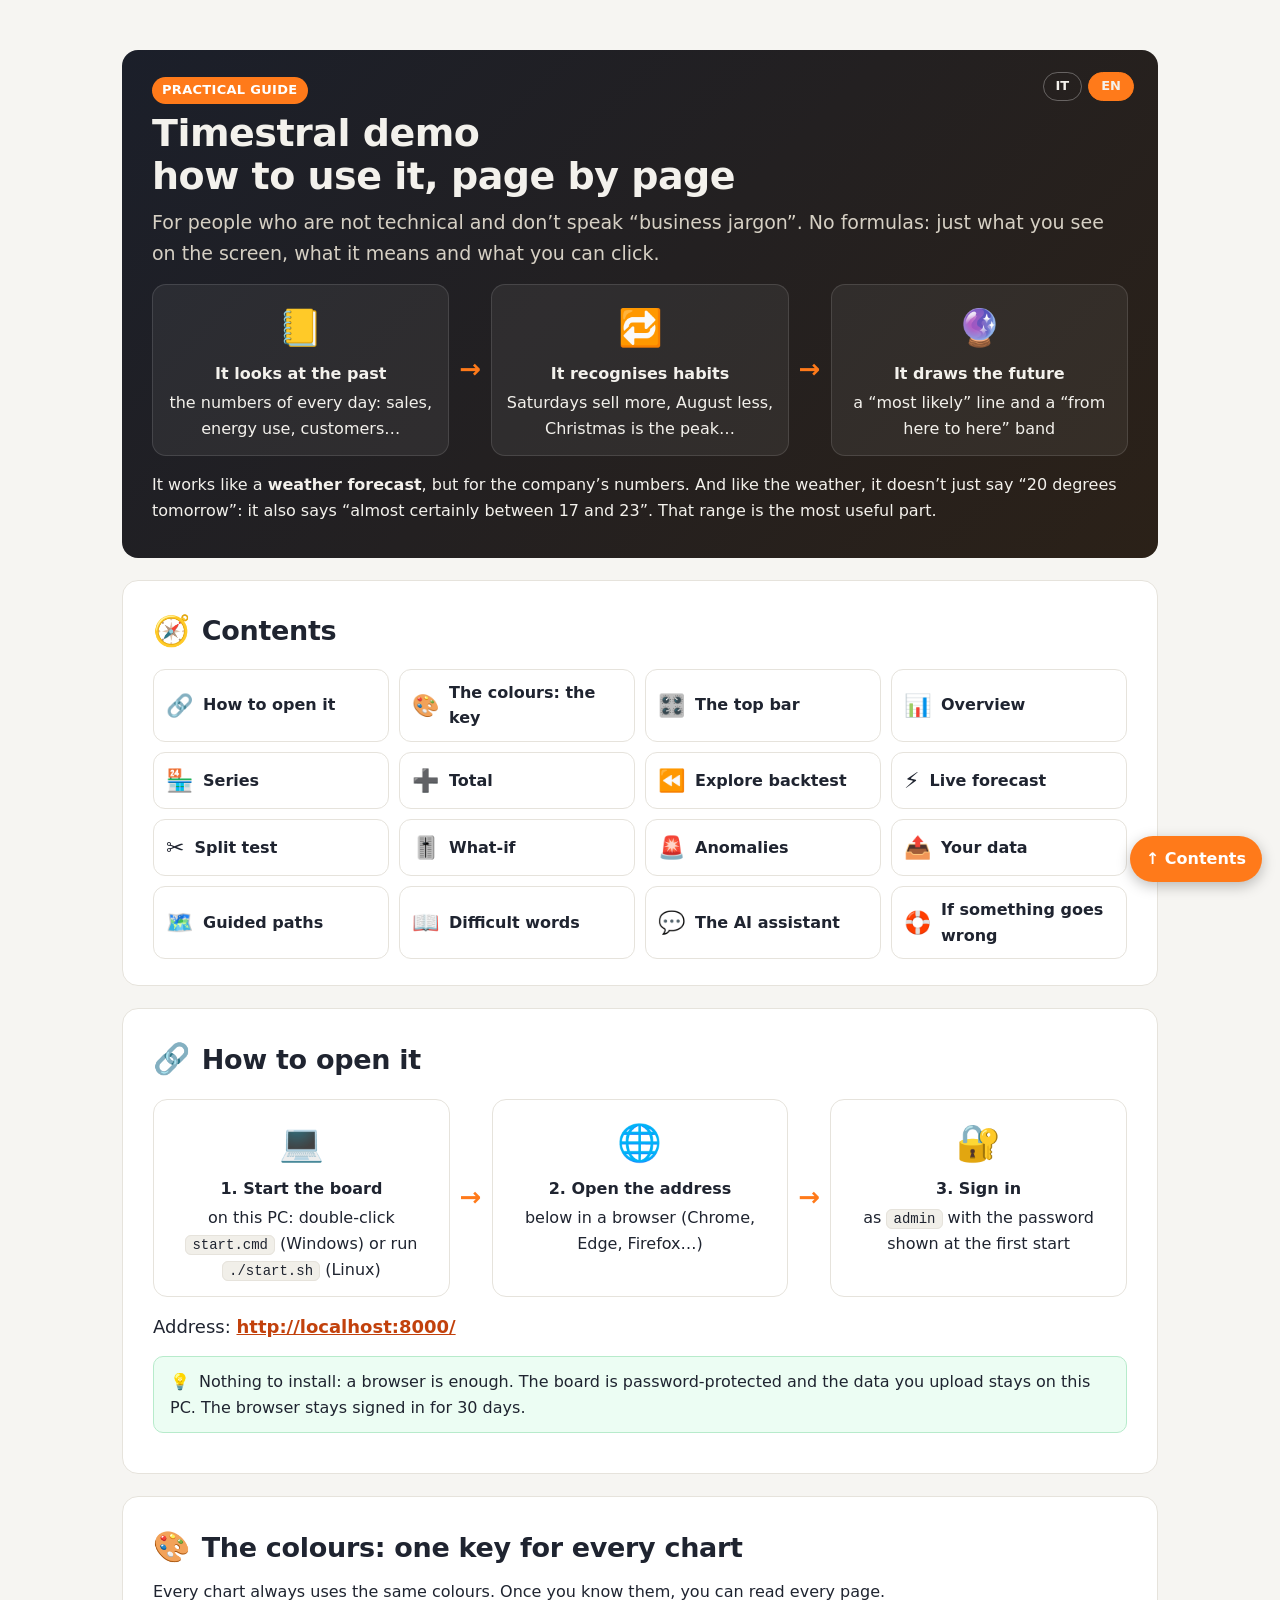
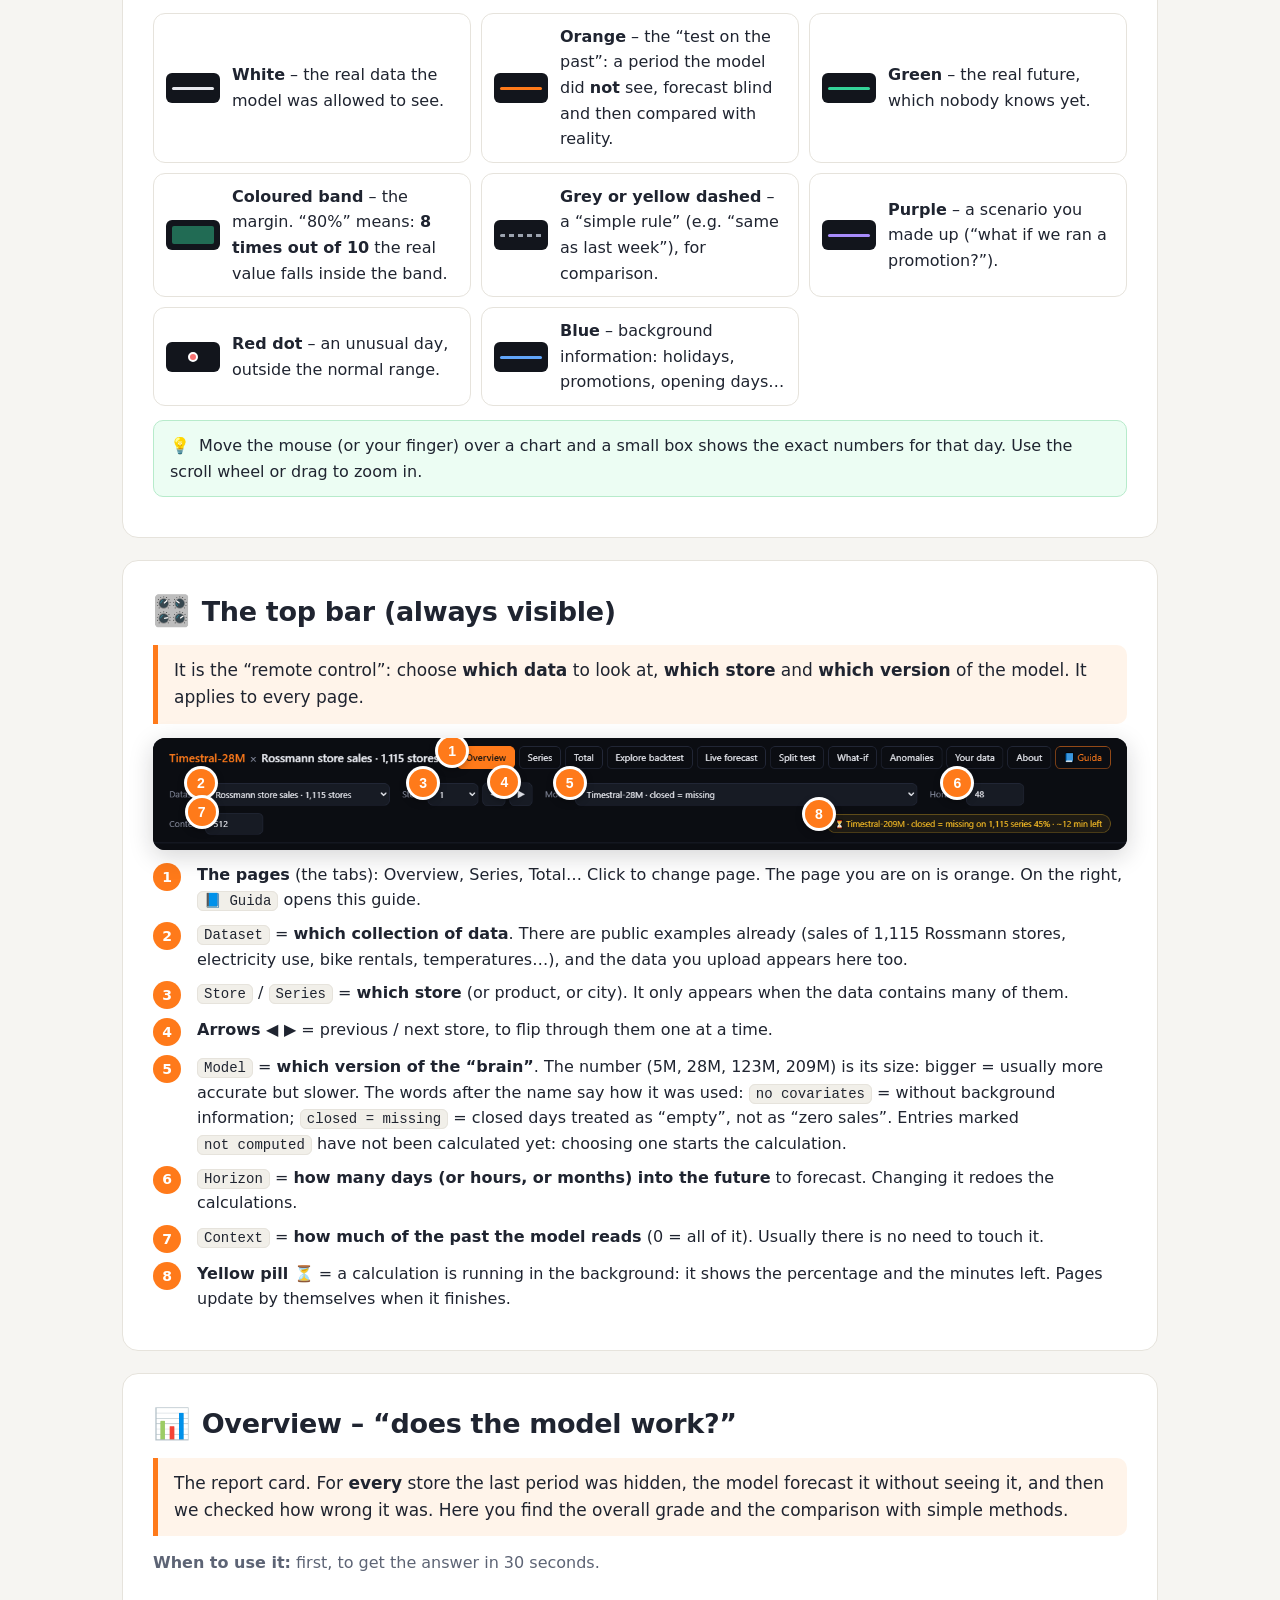
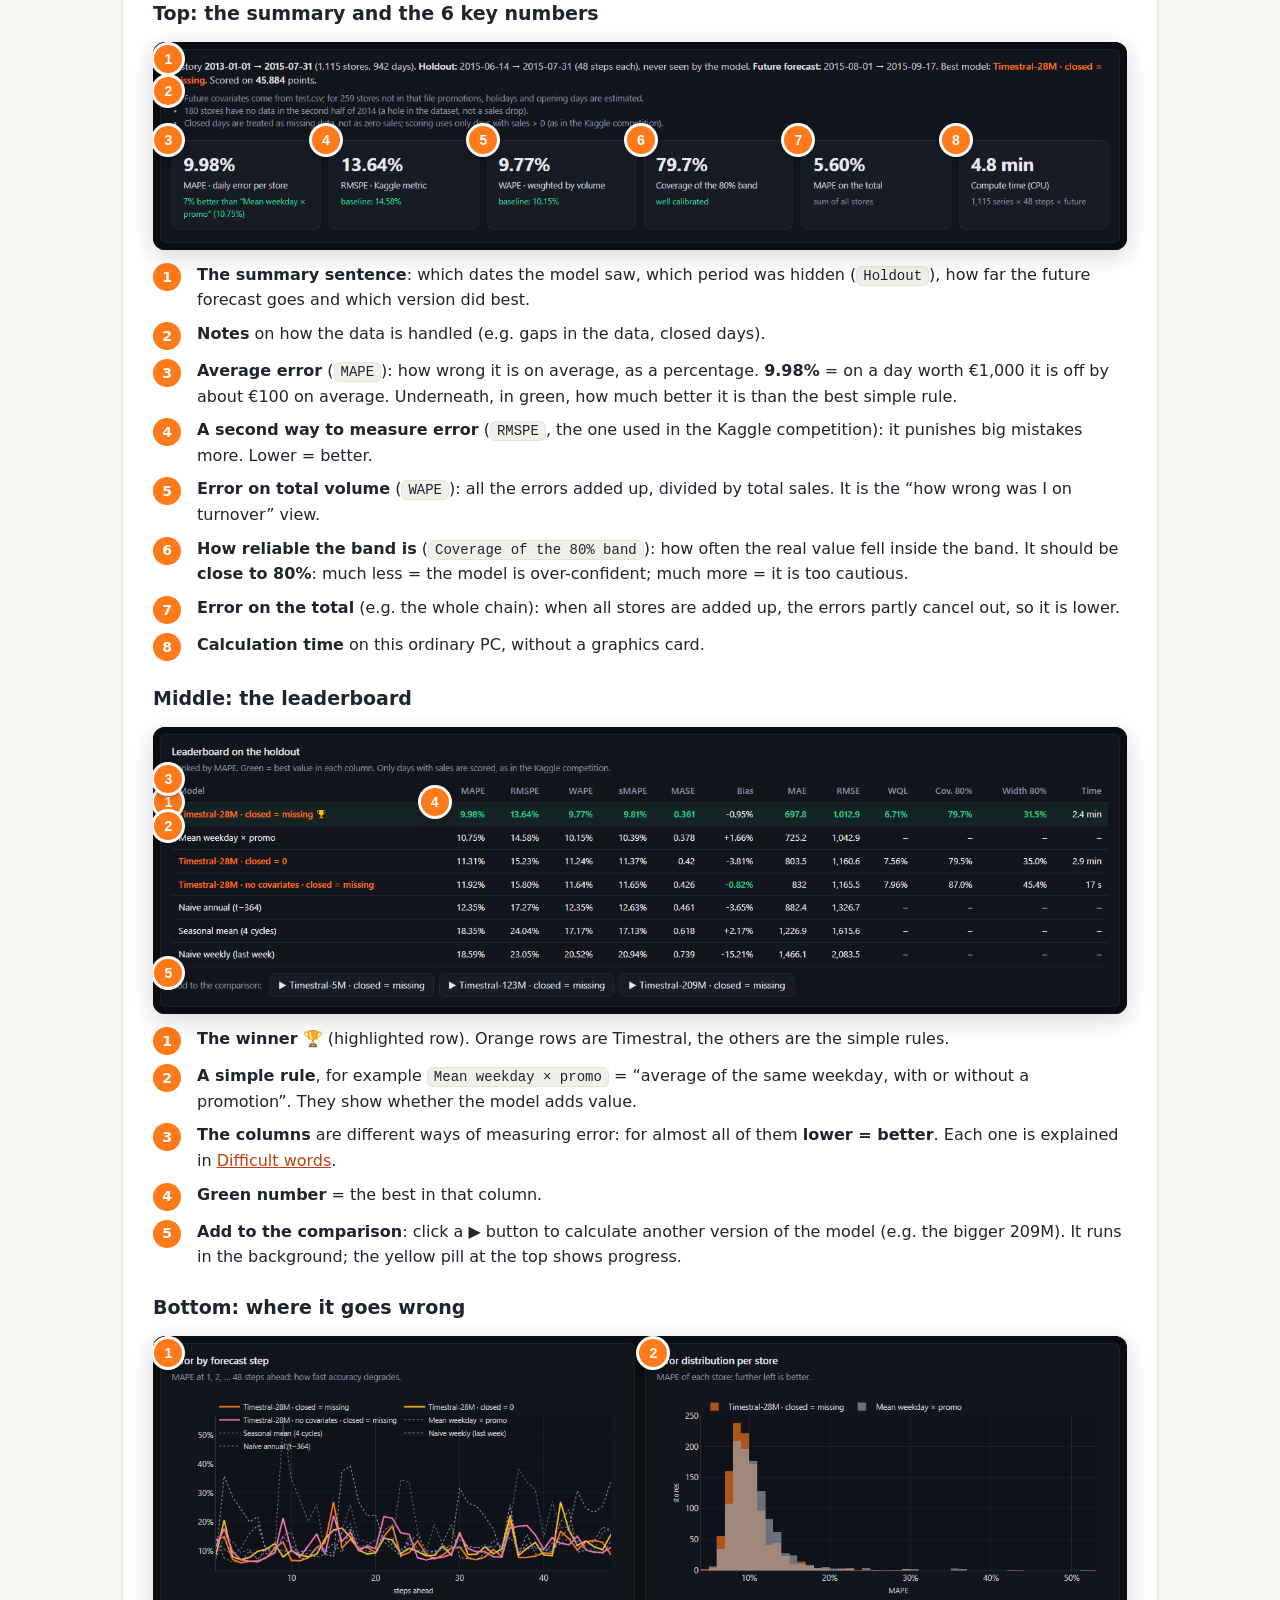
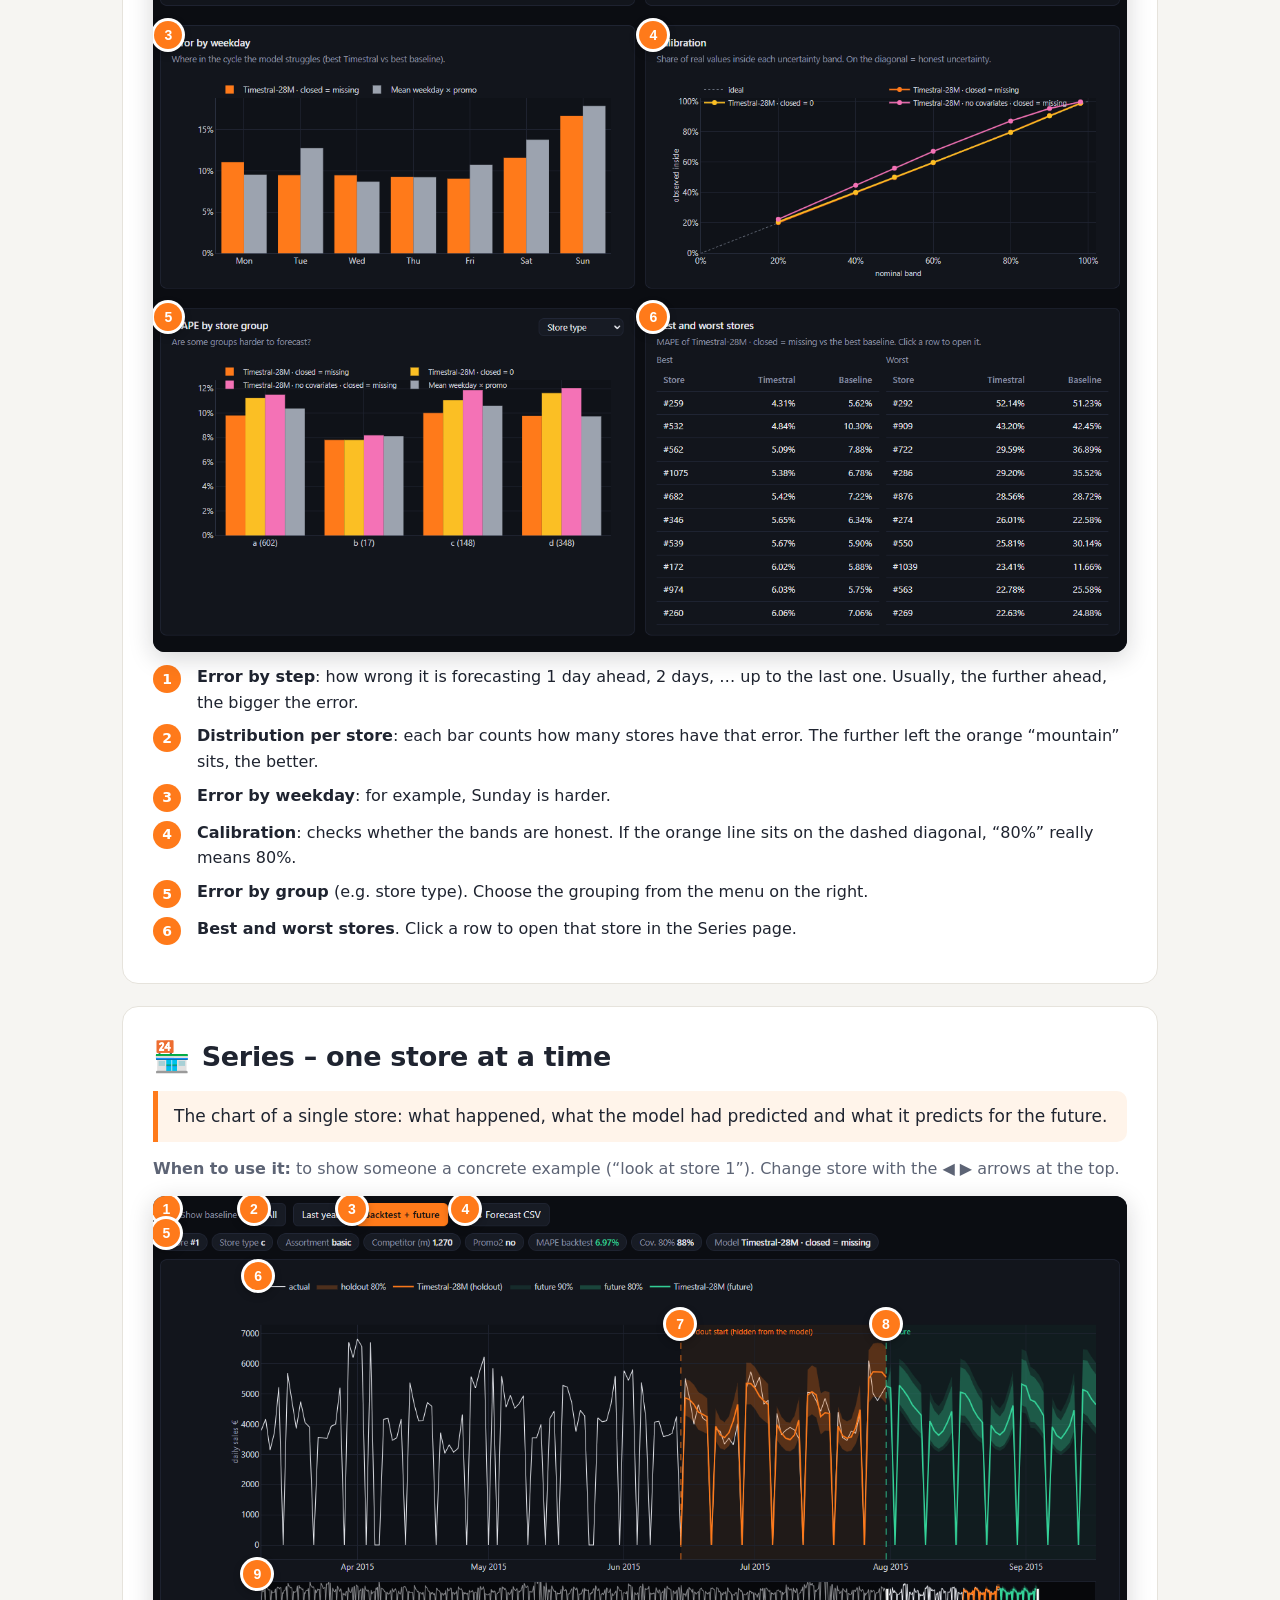
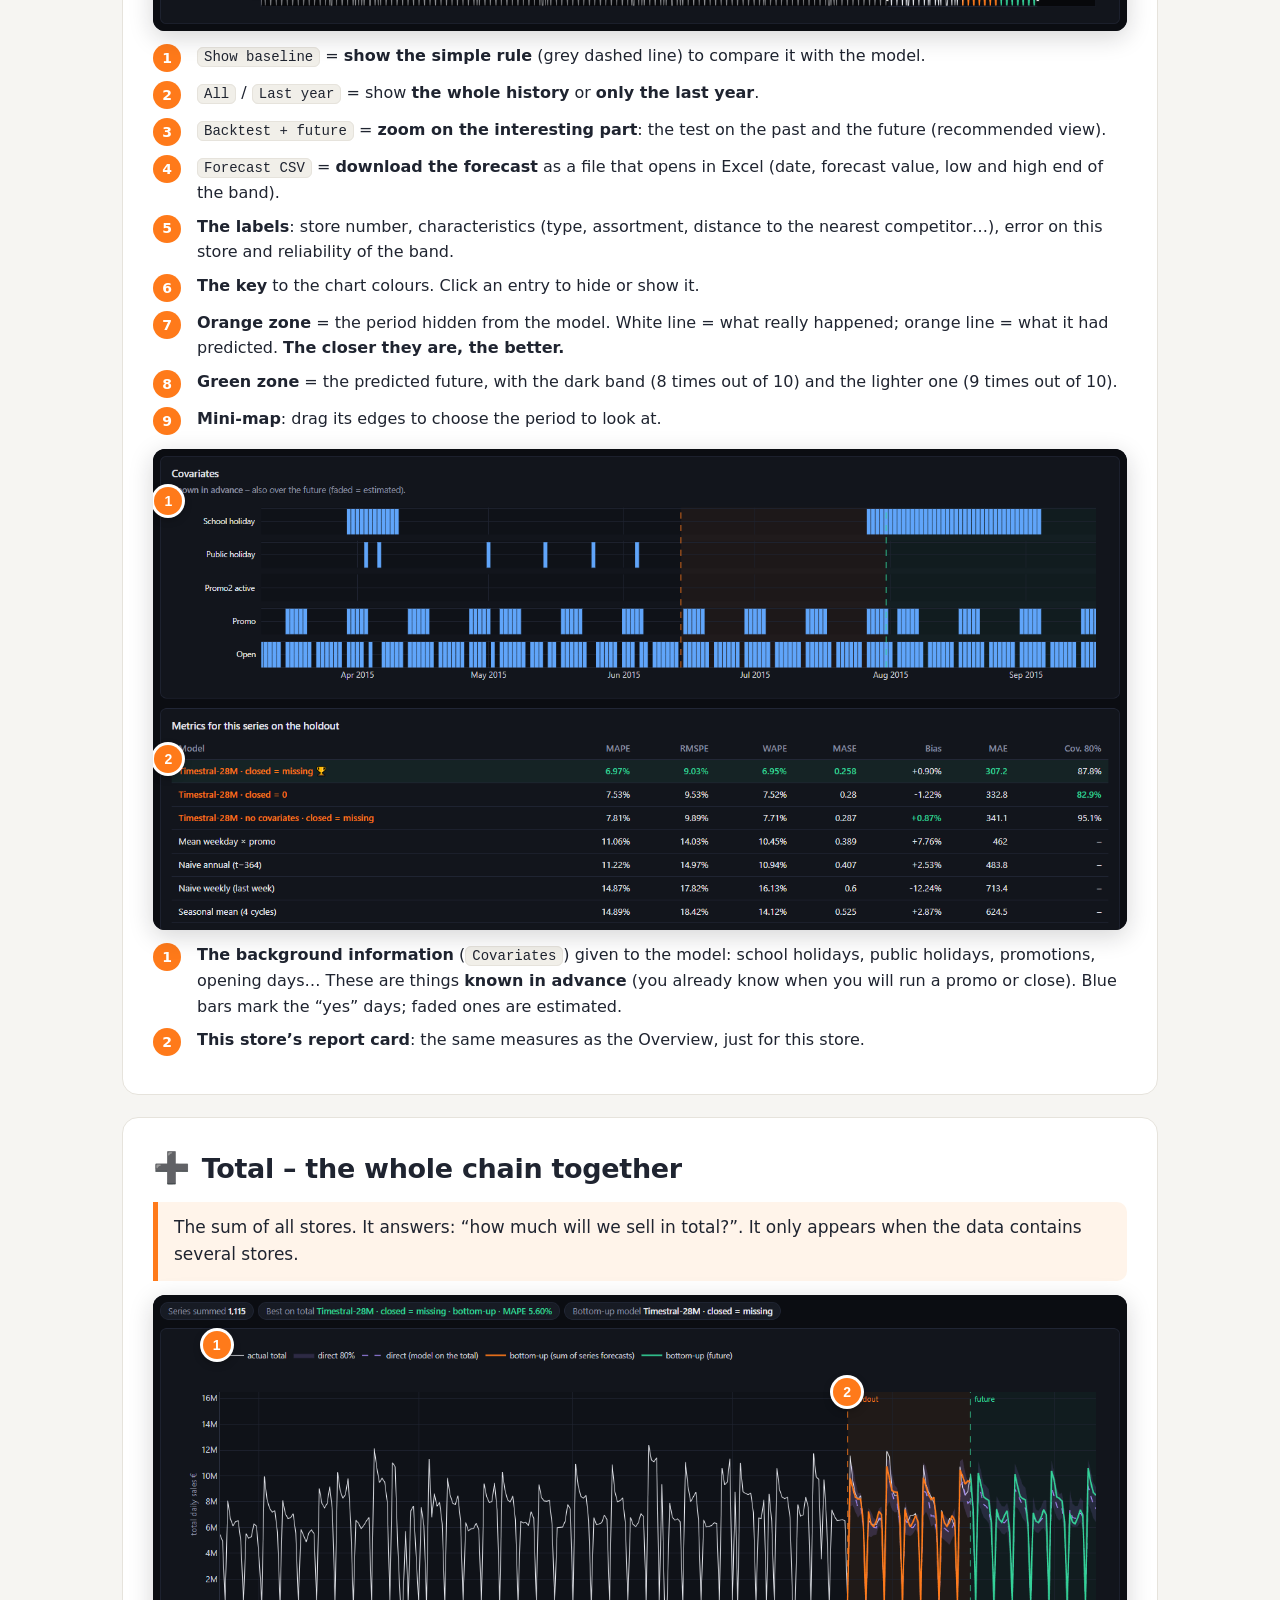
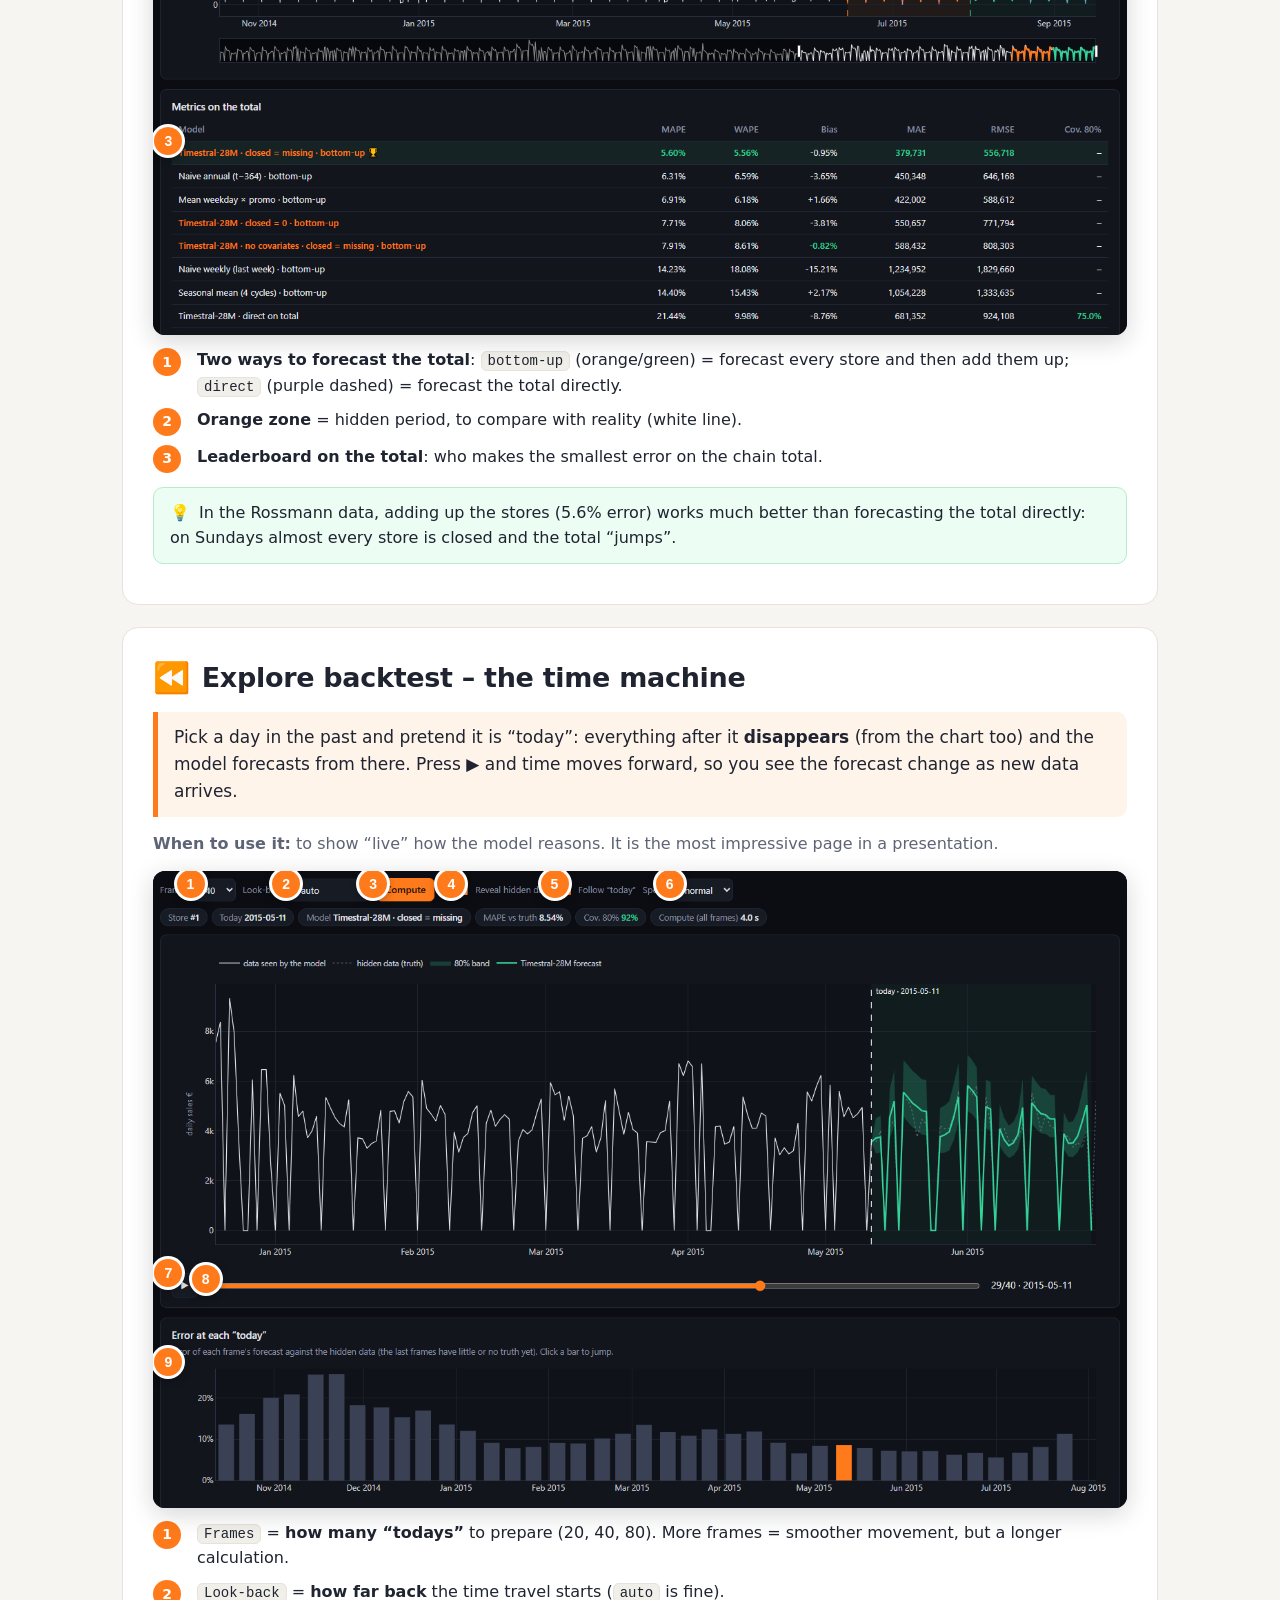
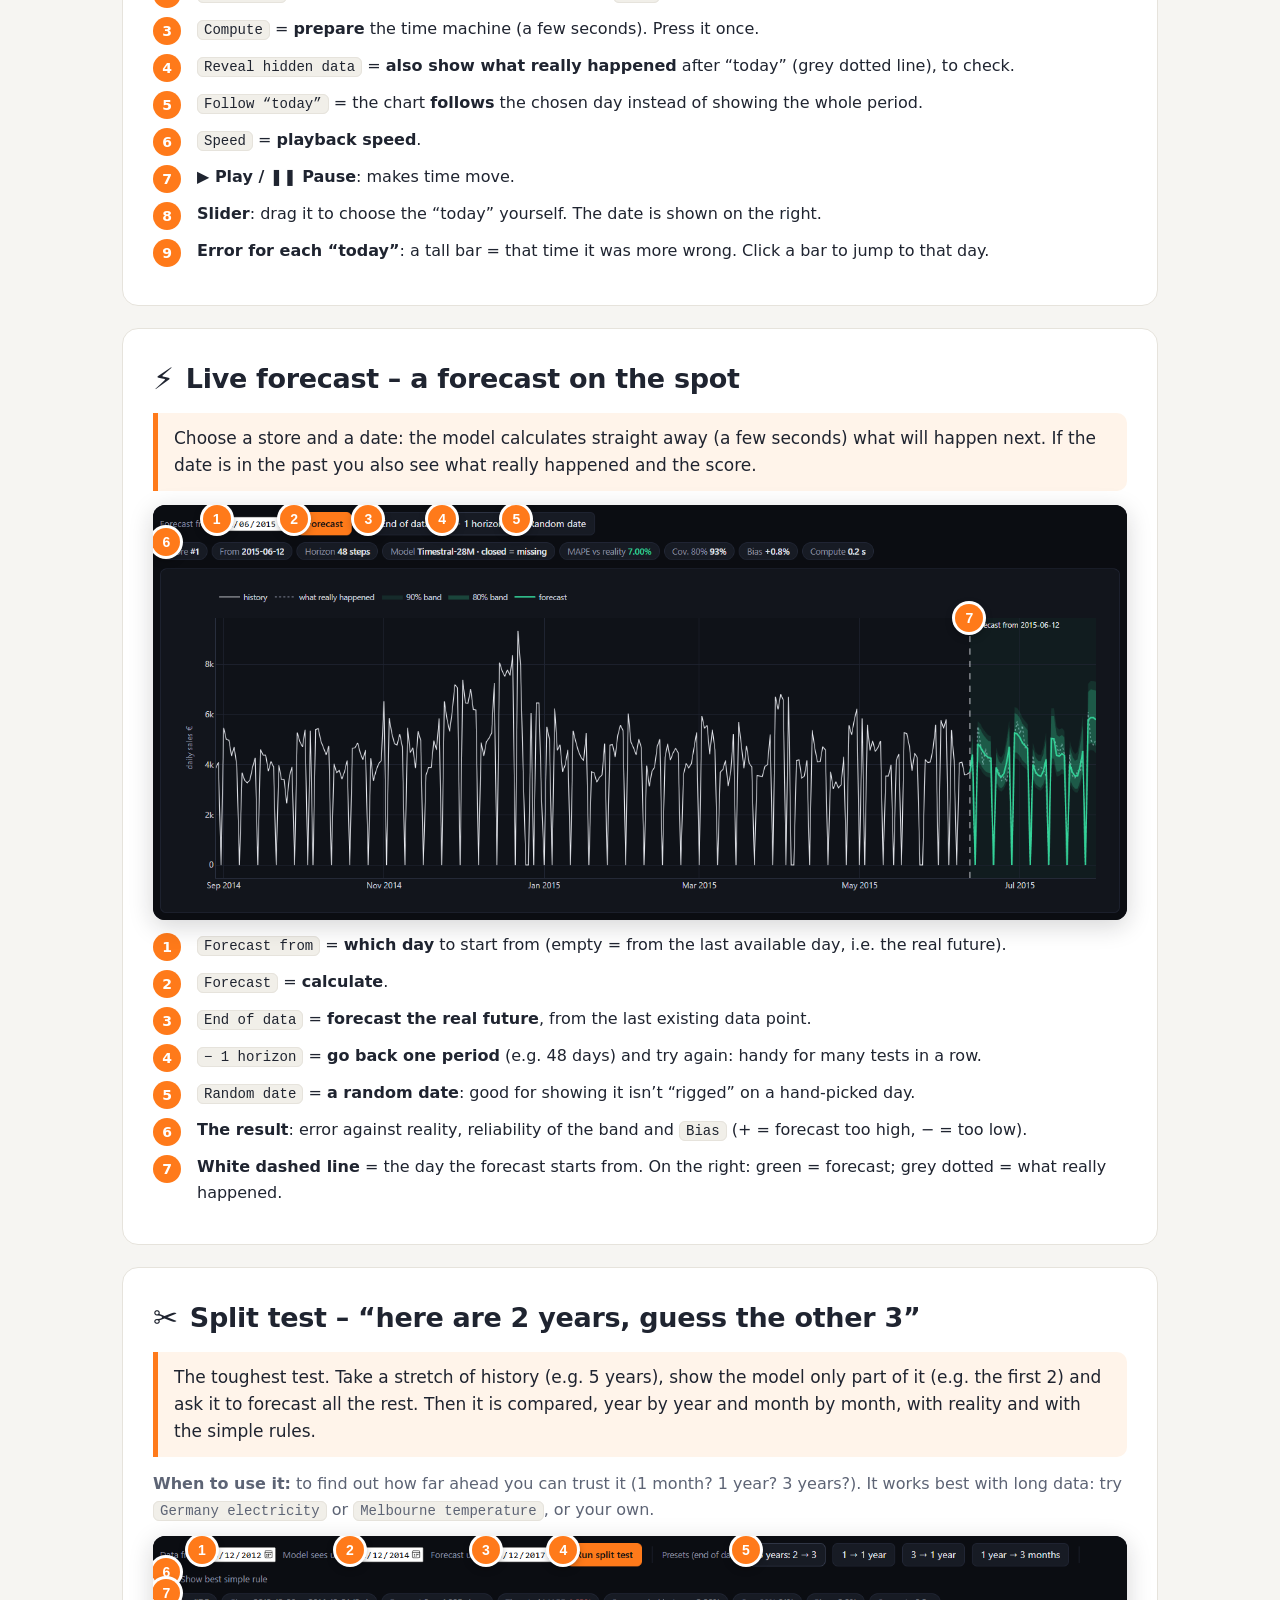
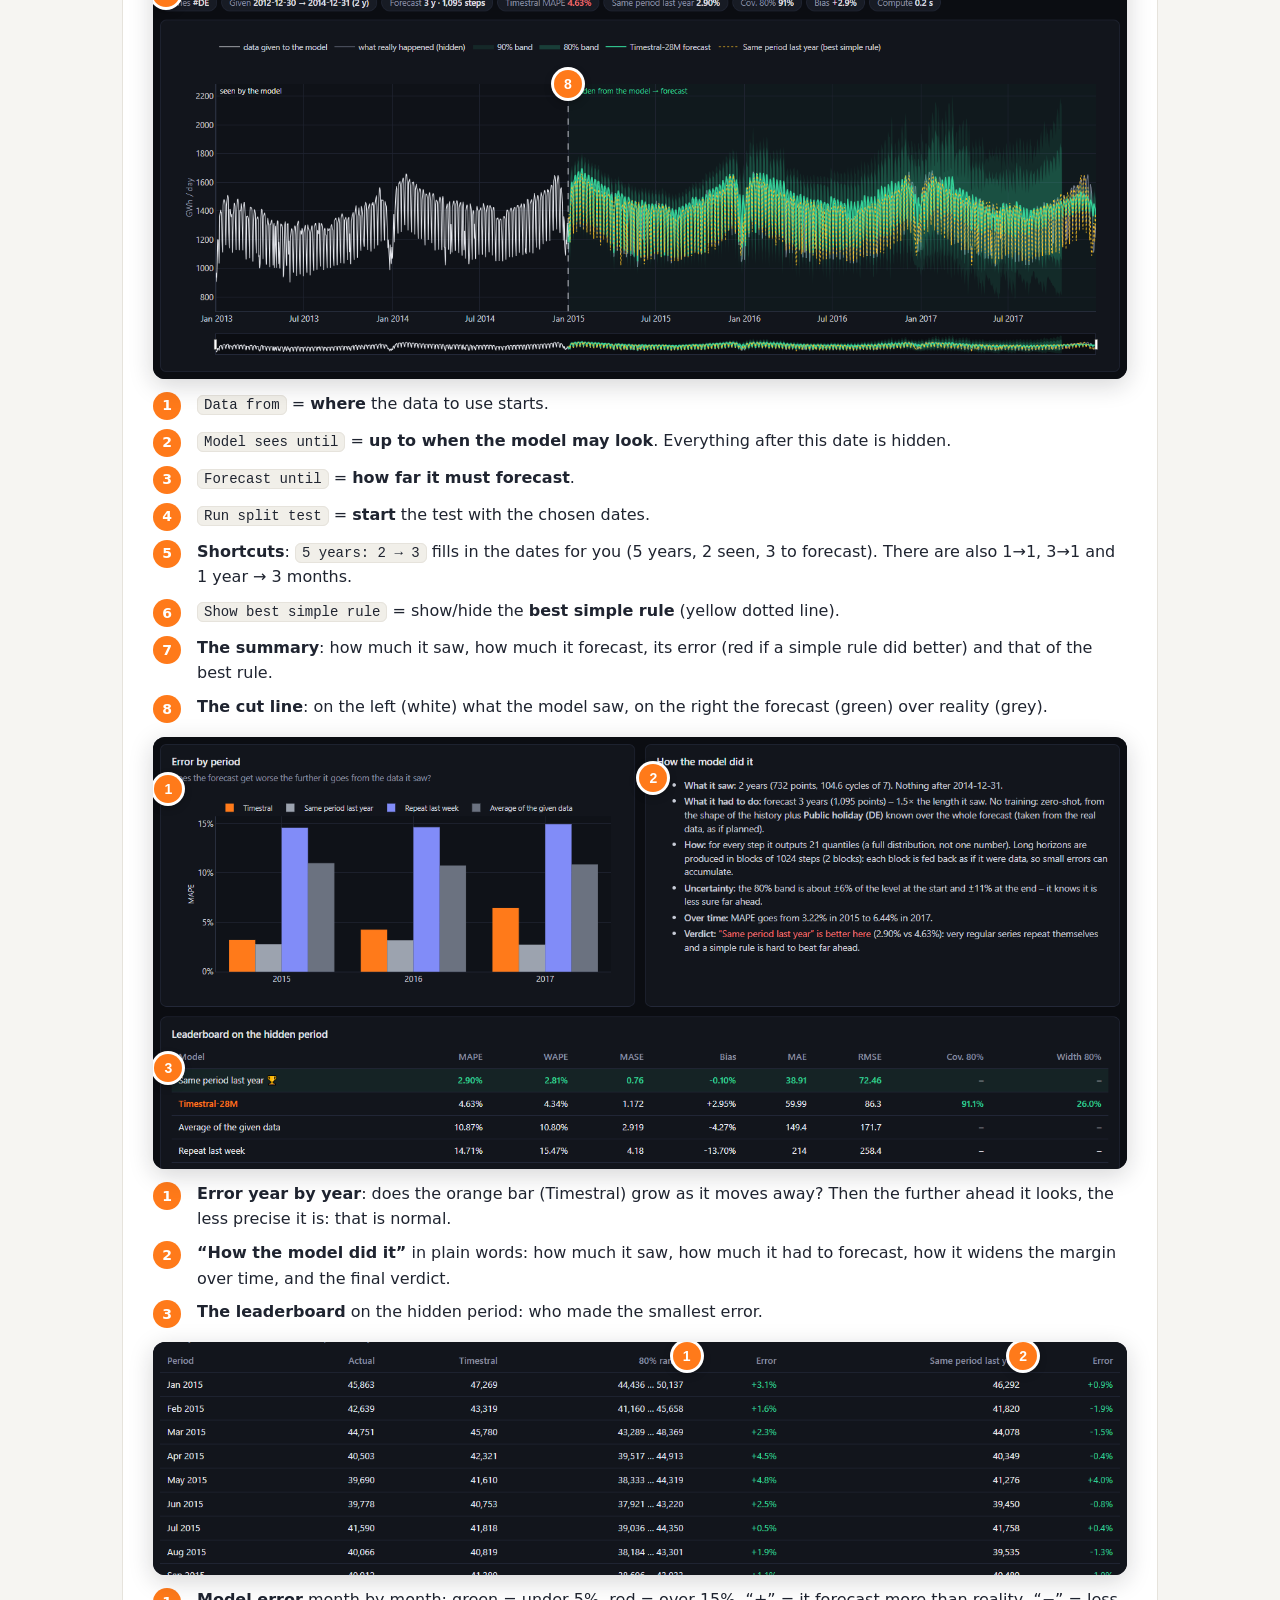
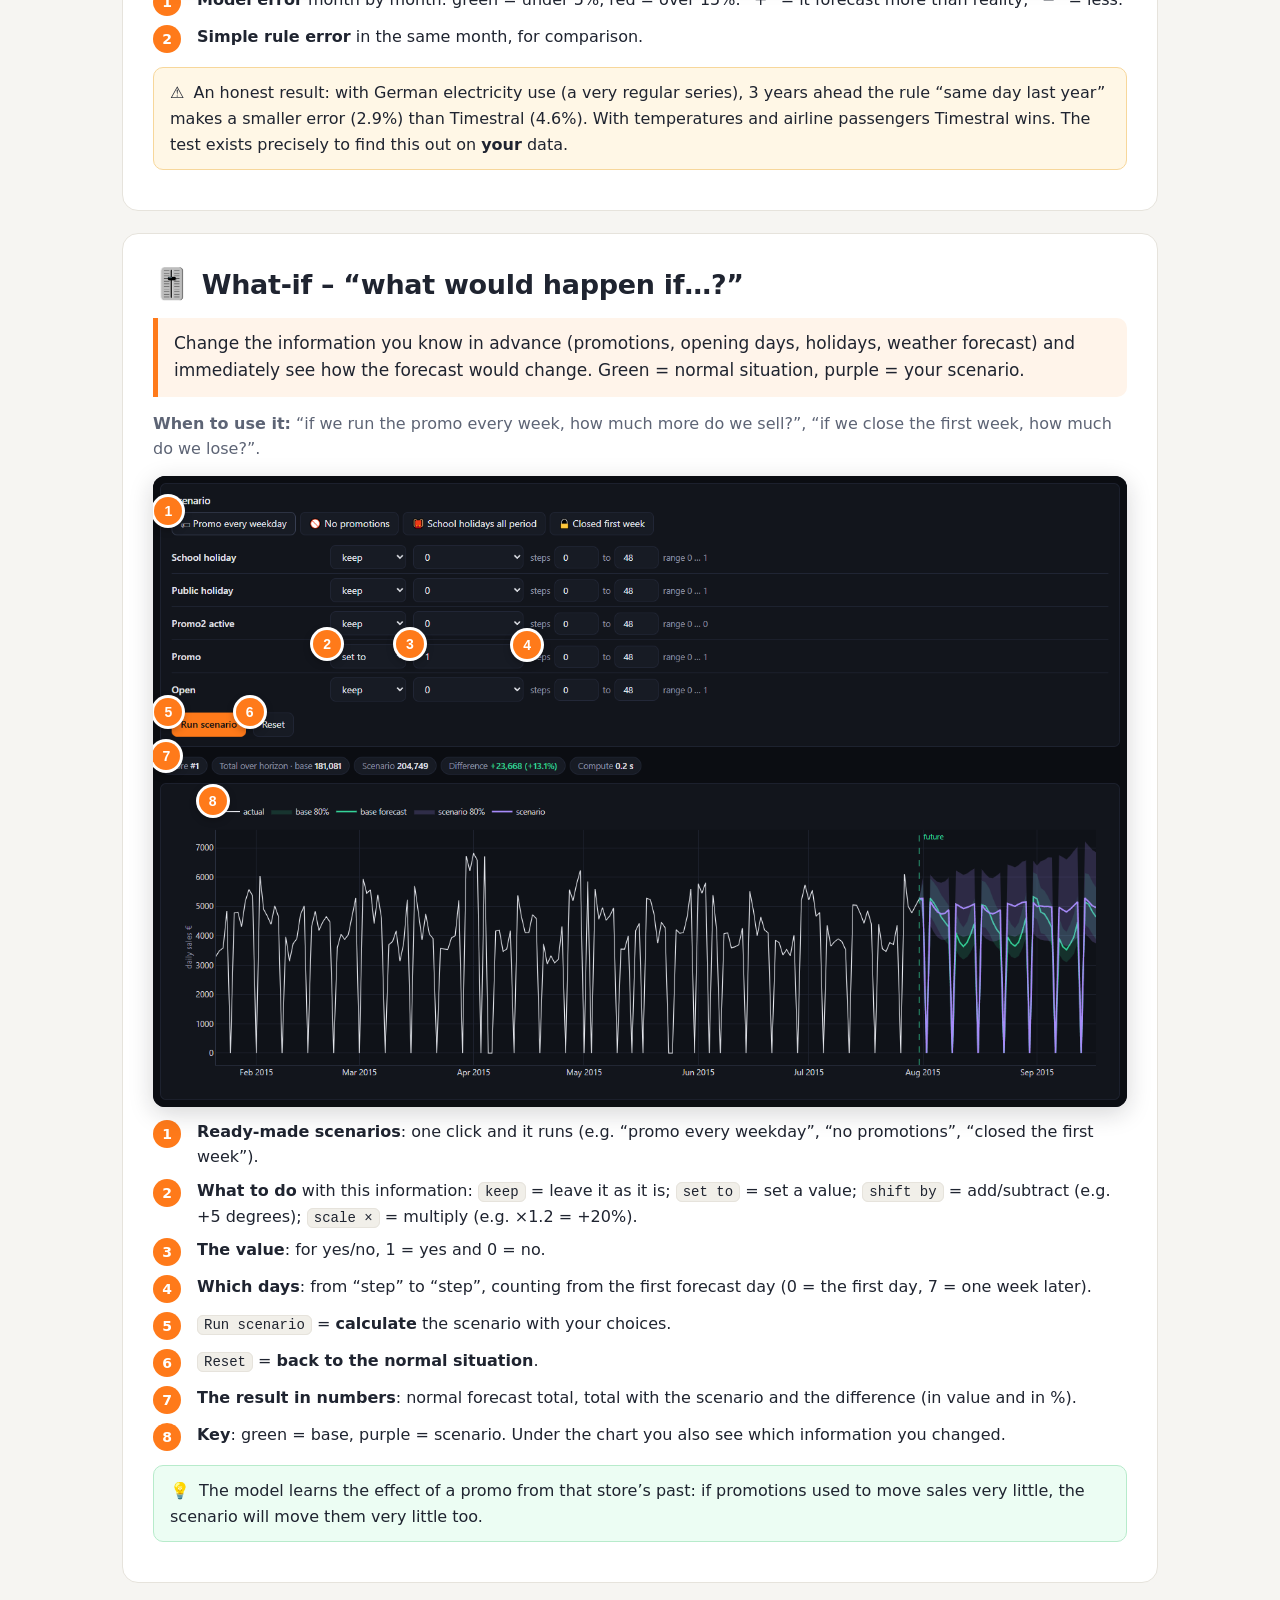
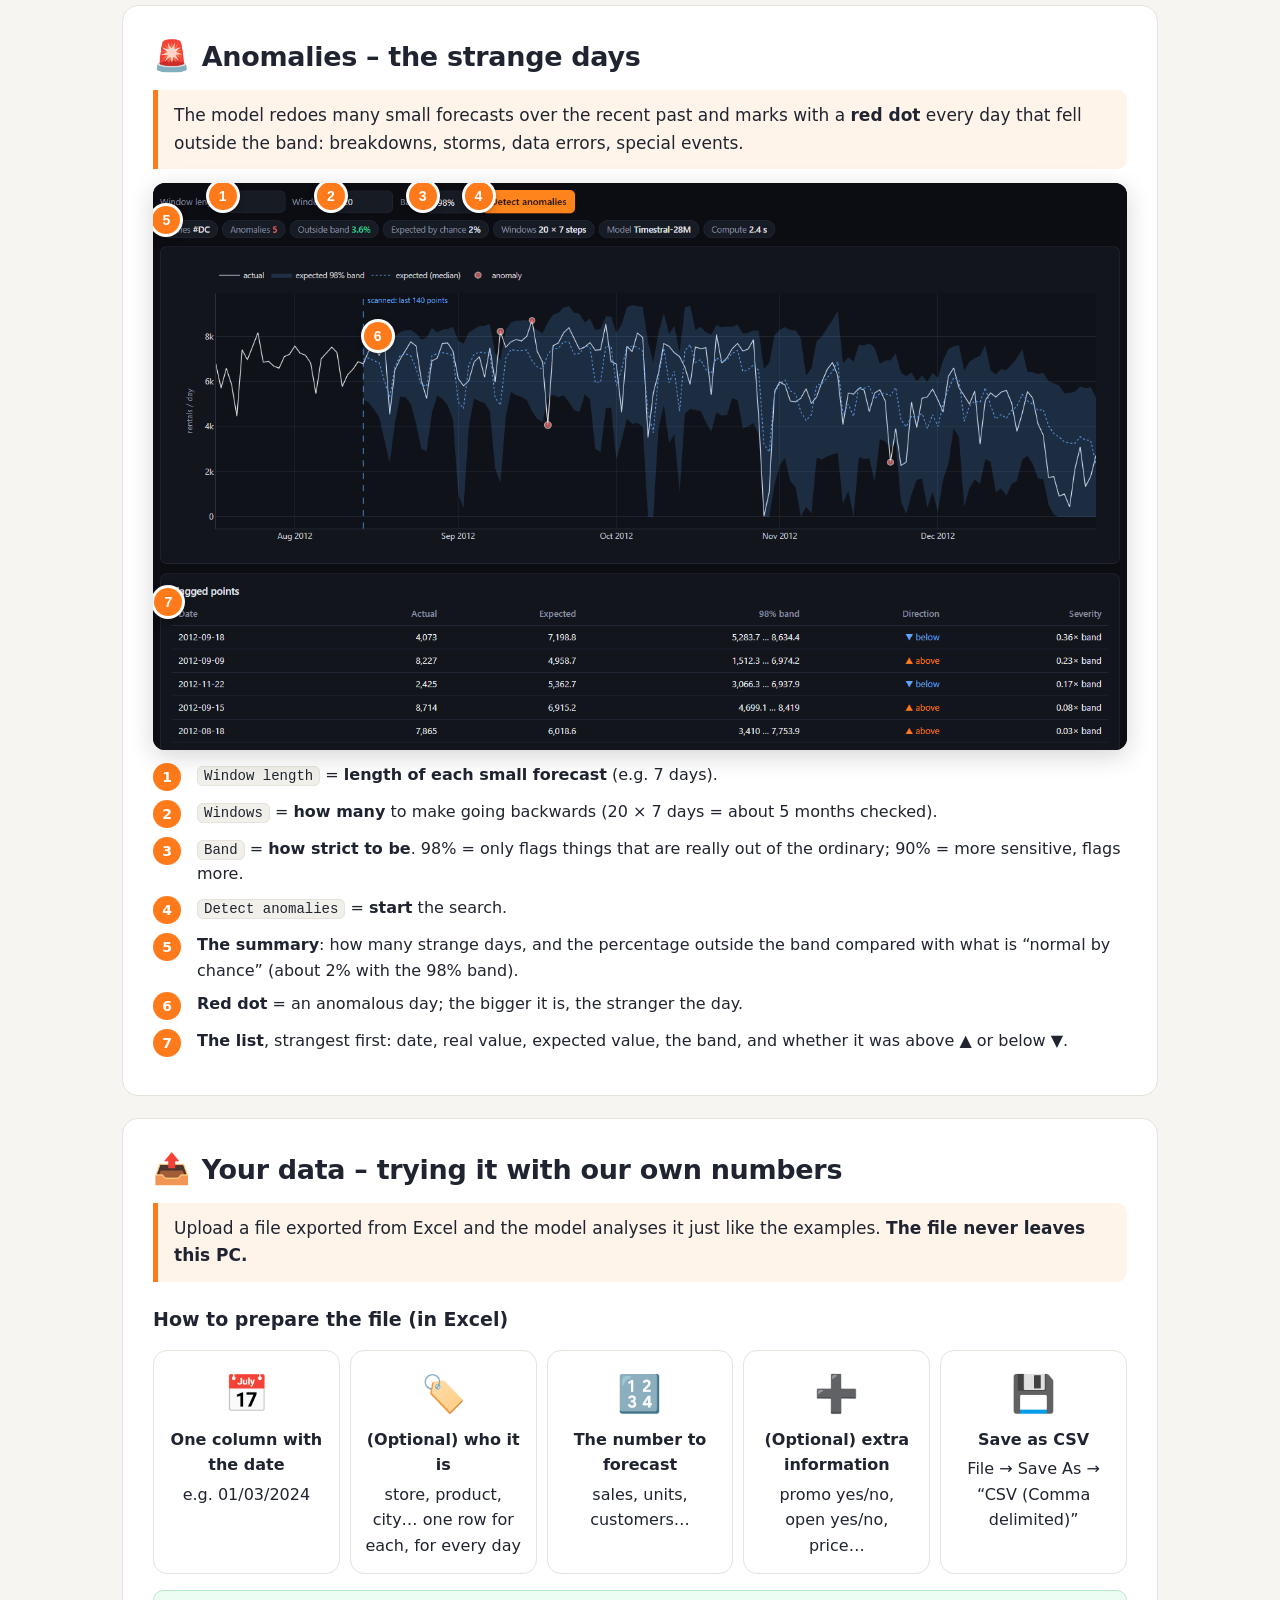
<file: src/j_forecast_board/static/manual/en.html>
<!DOCTYPE html>
<html lang="en">
<head>
<meta charset="utf-8">
<meta name="viewport" content="width=device-width, initial-scale=1">
<title>Practical guide · J-Forecast Board</title>
<link rel="icon" href="data:image/svg+xml,%3Csvg xmlns='http://www.w3.org/2000/svg' viewBox='0 0 16 16'%3E%3Crect width='16' height='16' rx='3' fill='%23ff7a1a'/%3E%3Cpath d='M3 4h10M3 8h10M3 12h6' stroke='white' stroke-width='1.6'/%3E%3C/svg%3E">
<style>
  :root { --o: #ff7a1a; --g: #16a34a; --gl: #34d399; --ink: #1f2430; --mut: #5d6475; --bg: #f6f5f2; --card: #fff; --line: #e6e3dc; }
  * { box-sizing: border-box; }
  body { margin: 0; background: var(--bg); color: var(--ink); font: 16px/1.6 "Segoe UI", system-ui, -apple-system, sans-serif; }
  .wrap { max-width: 1080px; margin: 0 auto; padding: 28px 22px 80px; }
  a { color: #c2410c; }
  h1 { font-size: 38px; line-height: 1.15; margin: 8px 0 6px; letter-spacing: -.5px; }
  h2 { font-size: 27px; margin: 0 0 6px; letter-spacing: -.3px; display: flex; align-items: center; gap: 12px; }
  h2 .ico { font-size: 30px; }
  h3 { font-size: 19px; margin: 22px 0 8px; }
  p { margin: 8px 0; }
  .lead { font-size: 19px; color: var(--mut); }
  section { background: var(--card); border: 1px solid var(--line); border-radius: 16px; padding: 26px 30px; margin: 22px 0; }
  .hero { background: linear-gradient(135deg, #1b1f2a, #2b2118); color: #f3f1ec; border: 0; position: relative; }
  .hero .lead { color: #d6d0c4; }
  .lang { position: absolute; top: 22px; right: 24px; display: flex; gap: 6px; }
  .lang a { color: #f3f1ec; text-decoration: none; border: 1px solid rgba(255,255,255,.3); border-radius: 99px; padding: 3px 12px; font-weight: 700; font-size: 13px; }
  .lang a.on { background: var(--o); border-color: var(--o); }
  .tag { display: inline-block; background: var(--o); color: #fff; font-weight: 700; font-size: 13px; padding: 3px 10px; border-radius: 99px; letter-spacing: .3px; }
  .purpose { background: #fff4ea; border-left: 5px solid var(--o); padding: 12px 16px; border-radius: 0 10px 10px 0; margin: 10px 0 14px; font-size: 17px; }
  .when { color: var(--mut); margin: 0 0 6px; }
  .tip, .warn { padding: 12px 16px; border-radius: 10px; margin: 14px 0; }
  .tip { background: #ecfdf3; border: 1px solid #b7ebcb; }
  .warn { background: #fff7e6; border: 1px solid #f7d79b; }
  .tip b:first-child, .warn b:first-child { margin-right: 4px; }
  .toc { display: grid; grid-template-columns: repeat(auto-fill, minmax(230px, 1fr)); gap: 10px; margin-top: 14px; }
  .toc a { display: flex; gap: 10px; align-items: center; background: #fff; border: 1px solid var(--line); border-radius: 12px; padding: 10px 12px; color: var(--ink); text-decoration: none; font-weight: 600; }
  .toc a:hover { border-color: var(--o); }
  .toc a span { font-size: 22px; }
  .flow { display: flex; flex-wrap: wrap; align-items: stretch; gap: 10px; margin: 16px 0; }
  .flow .st { flex: 1 1 170px; background: #fff; border: 1px solid var(--line); border-radius: 14px; padding: 14px; text-align: center; }
  .flow .st .big { font-size: 36px; }
  .flow .st b { display: block; margin: 4px 0; }
  .flow .ar { align-self: center; font-size: 26px; color: var(--o); font-weight: 700; }
  .hero .flow .st { background: rgba(255,255,255,.06); border-color: rgba(255,255,255,.12); color: #f3f1ec; }
  .colors { display: grid; grid-template-columns: repeat(auto-fill, minmax(300px, 1fr)); gap: 10px; }
  .col { display: flex; gap: 12px; align-items: center; border: 1px solid var(--line); border-radius: 12px; padding: 10px 12px; background: #fff; }
  .sw { flex: 0 0 54px; height: 30px; border-radius: 6px; background: #12151c; position: relative; overflow: hidden; }
  .sw i { position: absolute; left: 6px; right: 6px; top: 14px; height: 3px; border-radius: 2px; }
  .sw.band i { top: 6px; height: 18px; opacity: .45; }
  .sw.dash i { background: repeating-linear-gradient(90deg, #9ca3af 0 5px, transparent 5px 9px) !important; }
  .sw.dot i { width: 10px; height: 10px; left: 22px; top: 10px; border-radius: 50%; border: 2px solid #fff; }
  figure.shot { position: relative; margin: 14px 0 6px; border-radius: 12px; overflow: hidden; box-shadow: 0 6px 24px rgba(20,20,30,.18); background: #0b0d12; }
  figure.shot img { display: block; width: 100%; height: auto; }
  .mk { position: absolute; width: 28px; height: 28px; margin: -2px 0 0 -2px; border-radius: 50%; background: var(--o); color: #fff; font: 700 14px/28px "Segoe UI", sans-serif;
    text-align: center; box-shadow: 0 0 0 3px #fff, 0 3px 10px rgba(0,0,0,.45); z-index: 2; }
  ol.legend { list-style: none; padding: 0; margin: 12px 0; display: grid; gap: 8px; }
  ol.legend li { display: grid; grid-template-columns: 34px 1fr; gap: 10px; align-items: start; }
  ol.legend li::before { content: attr(data-n); width: 28px; height: 28px; border-radius: 50%; background: var(--o); color: #fff; font-weight: 700; font-size: 14px;
    display: flex; align-items: center; justify-content: center; margin-top: 1px; }
  .en { font-family: Consolas, "Cascadia Mono", monospace; font-size: 14px; background: #f1efe9; border: 1px solid var(--line); border-radius: 6px; padding: 1px 6px; white-space: nowrap; }
  .path { border: 2px solid var(--line); border-radius: 14px; padding: 14px 16px; margin: 14px 0; background: #fff; }
  .path h3 { margin: 0 0 10px; }
  .steps { display: flex; flex-wrap: wrap; gap: 8px; align-items: center; }
  .steps .s { background: #fff4ea; border: 1px solid #f9c79d; border-radius: 10px; padding: 8px 12px; font-size: 15px; max-width: 250px; }
  .steps .s b { color: #c2410c; margin-right: 4px; }
  .steps .a { color: var(--o); font-weight: 700; font-size: 20px; }
  table.gl { border-collapse: collapse; width: 100%; }
  table.gl td { border-top: 1px solid var(--line); padding: 9px 8px; vertical-align: top; }
  table.gl td:first-child { white-space: nowrap; font-weight: 600; width: 210px; }
  .top { position: fixed; right: 18px; bottom: 18px; background: var(--o); color: #fff; text-decoration: none; border-radius: 99px; padding: 10px 16px; font-weight: 700; box-shadow: 0 4px 14px rgba(0,0,0,.25); }
  @media (max-width: 700px) { h1 { font-size: 30px; } section { padding: 20px 18px; } .lang { position: static; margin-bottom: 10px; } }
  @media print {
    body { background: #fff; font-size: 12.5pt; } .top, .noprint, .lang { display: none; } section { break-inside: avoid-page; border: 0; padding: 0; margin: 0 0 18px; }
    section.page { break-before: page; } figure.shot { box-shadow: none; break-inside: avoid; } .hero { background: #fff; color: var(--ink); } .hero .lead { color: var(--mut); }
    .hero .flow .st { background: #fff; border-color: var(--line); color: var(--ink); }
  }
</style>
</head>
<body>
<div class="wrap">

<!-- ================================================================ COVER -->
<section class="hero">
  <div class="lang"><a href="index.html">IT</a><a href="en.html" class="on">EN</a></div>
  <span class="tag">PRACTICAL GUIDE</span>
  <h1>Timestral demo<br>how to use it, page by page</h1>
  <p class="lead">For people who are not technical and don’t speak “business jargon”. No formulas: just what you see on the screen, what it means and what you can click.</p>
  <div class="flow">
    <div class="st"><div class="big">📒</div><b>It looks at the past</b>the numbers of every day: sales, energy use, customers…</div>
    <div class="ar">→</div>
    <div class="st"><div class="big">🔁</div><b>It recognises habits</b>Saturdays sell more, August less, Christmas is the peak…</div>
    <div class="ar">→</div>
    <div class="st"><div class="big">🔮</div><b>It draws the future</b>a “most likely” line and a “from here to here” band</div>
  </div>
  <p>It works like a <b>weather forecast</b>, but for the company’s numbers. And like the weather, it doesn’t just say “20 degrees tomorrow”:
    it also says “almost certainly between 17 and 23”. That range is the most useful part.</p>
</section>

<section class="noprint">
  <h2><span class="ico">🧭</span> Contents</h2>
  <div class="toc">
    <a href="#open"><span>🔗</span> How to open it</a>
    <a href="#colours"><span>🎨</span> The colours: the key</a>
    <a href="#bar"><span>🎛️</span> The top bar</a>
    <a href="#overview"><span>📊</span> Overview</a>
    <a href="#series"><span>🏪</span> Series</a>
    <a href="#total"><span>➕</span> Total</a>
    <a href="#explore"><span>⏪</span> Explore backtest</a>
    <a href="#live"><span>⚡</span> Live forecast</a>
    <a href="#split"><span>✂️</span> Split test</a>
    <a href="#whatif"><span>🎚️</span> What-if</a>
    <a href="#anomalies"><span>🚨</span> Anomalies</a>
    <a href="#data"><span>📤</span> Your data</a>
    <a href="#paths"><span>🗺️</span> Guided paths</a>
    <a href="#words"><span>📖</span> Difficult words</a>
    <a href="#assistant"><span>💬</span> The AI assistant</a>
    <a href="#problems"><span>🛟</span> If something goes wrong</a>
  </div>
</section>

<!-- ================================================================ OPEN -->
<section id="open">
  <h2><span class="ico">🔗</span> How to open it</h2>
  <div class="flow">
    <div class="st"><div class="big">💻</div><b>1. Start the board</b>on this PC: double-click <span class="en">start.cmd</span> (Windows) or run <span class="en">./start.sh</span> (Linux)</div>
    <div class="ar">→</div>
    <div class="st"><div class="big">🌐</div><b>2. Open the address</b>below in a browser (Chrome, Edge, Firefox…)</div>
    <div class="ar">→</div>
    <div class="st"><div class="big">🔐</div><b>3. Sign in</b>as <span class="en">admin</span> with the password shown at the first start</div>
  </div>
  <p style="font-size:18px">Address: <a href="http://localhost:8000/"><b>http://localhost:8000/</b></a></p>
  <div class="tip"><b>💡</b> Nothing to install: a browser is enough. The board is password-protected and the data you upload stays on this PC.
    The browser stays signed in for 30 days.</div>
</section>

<!-- ================================================================ COLOURS -->
<section id="colours">
  <h2><span class="ico">🎨</span> The colours: one key for every chart</h2>
  <p>Every chart always uses the same colours. Once you know them, you can read every page.</p>
  <div class="colors">
    <div class="col"><div class="sw"><i style="background:#e6e8ee"></i></div><div><b>White</b> – the real data the model was allowed to see.</div></div>
    <div class="col"><div class="sw"><i style="background:#ff7a1a"></i></div><div><b>Orange</b> – the “test on the past”: a period the model did <b>not</b> see, forecast blind and then compared with reality.</div></div>
    <div class="col"><div class="sw"><i style="background:#34d399"></i></div><div><b>Green</b> – the real future, which nobody knows yet.</div></div>
    <div class="col"><div class="sw band"><i style="background:#34d399"></i></div><div><b>Coloured band</b> – the margin. “80%” means: <b>8 times out of 10</b> the real value falls inside the band.</div></div>
    <div class="col"><div class="sw dash"><i></i></div><div><b>Grey or yellow dashed</b> – a “simple rule” (e.g. “same as last week”), for comparison.</div></div>
    <div class="col"><div class="sw"><i style="background:#a78bfa"></i></div><div><b>Purple</b> – a scenario you made up (“what if we ran a promotion?”).</div></div>
    <div class="col"><div class="sw dot"><i style="background:#f87171"></i></div><div><b>Red dot</b> – an unusual day, outside the normal range.</div></div>
    <div class="col"><div class="sw"><i style="background:#60a5fa"></i></div><div><b>Blue</b> – background information: holidays, promotions, opening days…</div></div>
  </div>
  <div class="tip"><b>💡</b> Move the mouse (or your finger) over a chart and a small box shows the exact numbers for that day. Use the scroll wheel or drag to zoom in.</div>
</section>

<!-- ================================================================ BAR -->
<section id="bar" class="page">
  <h2><span class="ico">🎛️</span> The top bar (always visible)</h2>
  <div class="purpose">It is the “remote control”: choose <b>which data</b> to look at, <b>which store</b> and <b>which version</b> of the model. It applies to every page.</div>
  <figure class="shot" data-shot="barra"><img src="img/barra.png" alt="Top bar"></figure>
  <ol class="legend">
    <li data-n="1"><div><b>The pages</b> (the tabs): Overview, Series, Total… Click to change page. The page you are on is orange. On the right, <span class="en">📘 Guida</span> opens this guide.</div></li>
    <li data-n="2"><div><span class="en">Dataset</span> = <b>which collection of data</b>. There are public examples already (sales of 1,115 Rossmann stores, electricity use, bike rentals, temperatures…), and the data you upload appears here too.</div></li>
    <li data-n="3"><div><span class="en">Store</span> / <span class="en">Series</span> = <b>which store</b> (or product, or city). It only appears when the data contains many of them.</div></li>
    <li data-n="4"><div><b>Arrows ◀ ▶</b> = previous / next store, to flip through them one at a time.</div></li>
    <li data-n="5"><div><span class="en">Model</span> = <b>which version of the “brain”</b>. The number (5M, 28M, 123M, 209M) is its size: bigger = usually more accurate but slower.
      The words after the name say how it was used: <span class="en">no covariates</span> = without background information; <span class="en">closed = missing</span> = closed days treated as “empty”, not as “zero sales”.
      Entries marked <span class="en">not computed</span> have not been calculated yet: choosing one starts the calculation.</div></li>
    <li data-n="6"><div><span class="en">Horizon</span> = <b>how many days (or hours, or months) into the future</b> to forecast. Changing it redoes the calculations.</div></li>
    <li data-n="7"><div><span class="en">Context</span> = <b>how much of the past the model reads</b> (0 = all of it). Usually there is no need to touch it.</div></li>
    <li data-n="8"><div><b>Yellow pill ⏳</b> = a calculation is running in the background: it shows the percentage and the minutes left. Pages update by themselves when it finishes.</div></li>
  </ol>
</section>

<!-- ================================================================ OVERVIEW -->
<section id="overview" class="page">
  <h2><span class="ico">📊</span> Overview – “does the model work?”</h2>
  <div class="purpose">The report card. For <b>every</b> store the last period was hidden, the model forecast it without seeing it, and then we checked how wrong it was. Here you find the overall grade and the comparison with simple methods.</div>
  <p class="when"><b>When to use it:</b> first, to get the answer in 30 seconds.</p>
  <h3>Top: the summary and the 6 key numbers</h3>
  <figure class="shot" data-shot="overview_kpi"><img src="img/overview_kpi.png" alt="Summary and key numbers"></figure>
  <ol class="legend">
    <li data-n="1"><div><b>The summary sentence</b>: which dates the model saw, which period was hidden (<span class="en">Holdout</span>), how far the future forecast goes and which version did best.</div></li>
    <li data-n="2"><div><b>Notes</b> on how the data is handled (e.g. gaps in the data, closed days).</div></li>
    <li data-n="3"><div><b>Average error</b> (<span class="en">MAPE</span>): how wrong it is on average, as a percentage. <b>9.98%</b> = on a day worth €1,000 it is off by about €100 on average.
      Underneath, in green, how much better it is than the best simple rule.</div></li>
    <li data-n="4"><div><b>A second way to measure error</b> (<span class="en">RMSPE</span>, the one used in the Kaggle competition): it punishes big mistakes more. Lower = better.</div></li>
    <li data-n="5"><div><b>Error on total volume</b> (<span class="en">WAPE</span>): all the errors added up, divided by total sales. It is the “how wrong was I on turnover” view.</div></li>
    <li data-n="6"><div><b>How reliable the band is</b> (<span class="en">Coverage of the 80% band</span>): how often the real value fell inside the band. It should be <b>close to 80%</b>:
      much less = the model is over-confident; much more = it is too cautious.</div></li>
    <li data-n="7"><div><b>Error on the total</b> (e.g. the whole chain): when all stores are added up, the errors partly cancel out, so it is lower.</div></li>
    <li data-n="8"><div><b>Calculation time</b> on this ordinary PC, without a graphics card.</div></li>
  </ol>
  <h3>Middle: the leaderboard</h3>
  <figure class="shot" data-shot="overview_classifica"><img src="img/overview_classifica.png" alt="Leaderboard"></figure>
  <ol class="legend">
    <li data-n="1"><div><b>The winner</b> 🏆 (highlighted row). Orange rows are Timestral, the others are the simple rules.</div></li>
    <li data-n="2"><div><b>A simple rule</b>, for example <span class="en">Mean weekday × promo</span> = “average of the same weekday, with or without a promotion”. They show whether the model adds value.</div></li>
    <li data-n="3"><div><b>The columns</b> are different ways of measuring error: for almost all of them <b>lower = better</b>. Each one is explained in <a href="#words">Difficult words</a>.</div></li>
    <li data-n="4"><div><b>Green number</b> = the best in that column.</div></li>
    <li data-n="5"><div><b>Add to the comparison</b>: click a ▶ button to calculate another version of the model (e.g. the bigger 209M). It runs in the background; the yellow pill at the top shows progress.</div></li>
  </ol>
  <h3>Bottom: where it goes wrong</h3>
  <figure class="shot" data-shot="overview_grafici"><img src="img/overview_grafici.png" alt="Analysis charts"></figure>
  <ol class="legend">
    <li data-n="1"><div><b>Error by step</b>: how wrong it is forecasting 1 day ahead, 2 days, … up to the last one. Usually, the further ahead, the bigger the error.</div></li>
    <li data-n="2"><div><b>Distribution per store</b>: each bar counts how many stores have that error. The further left the orange “mountain” sits, the better.</div></li>
    <li data-n="3"><div><b>Error by weekday</b>: for example, Sunday is harder.</div></li>
    <li data-n="4"><div><b>Calibration</b>: checks whether the bands are honest. If the orange line sits on the dashed diagonal, “80%” really means 80%.</div></li>
    <li data-n="5"><div><b>Error by group</b> (e.g. store type). Choose the grouping from the menu on the right.</div></li>
    <li data-n="6"><div><b>Best and worst stores</b>. Click a row to open that store in the Series page.</div></li>
  </ol>
</section>

<!-- ================================================================ SERIES -->
<section id="series" class="page">
  <h2><span class="ico">🏪</span> Series – one store at a time</h2>
  <div class="purpose">The chart of a single store: what happened, what the model had predicted and what it predicts for the future.</div>
  <p class="when"><b>When to use it:</b> to show someone a concrete example (“look at store 1”). Change store with the ◀ ▶ arrows at the top.</p>
  <figure class="shot" data-shot="serie"><img src="img/serie.png" alt="Series page"></figure>
  <ol class="legend">
    <li data-n="1"><div><span class="en">Show baseline</span> = <b>show the simple rule</b> (grey dashed line) to compare it with the model.</div></li>
    <li data-n="2"><div><span class="en">All</span> / <span class="en">Last year</span> = show <b>the whole history</b> or <b>only the last year</b>.</div></li>
    <li data-n="3"><div><span class="en">Backtest + future</span> = <b>zoom on the interesting part</b>: the test on the past and the future (recommended view).</div></li>
    <li data-n="4"><div><span class="en">Forecast CSV</span> = <b>download the forecast</b> as a file that opens in Excel (date, forecast value, low and high end of the band).</div></li>
    <li data-n="5"><div><b>The labels</b>: store number, characteristics (type, assortment, distance to the nearest competitor…), error on this store and reliability of the band.</div></li>
    <li data-n="6"><div><b>The key</b> to the chart colours. Click an entry to hide or show it.</div></li>
    <li data-n="7"><div><b>Orange zone</b> = the period hidden from the model. White line = what really happened; orange line = what it had predicted. <b>The closer they are, the better.</b></div></li>
    <li data-n="8"><div><b>Green zone</b> = the predicted future, with the dark band (8 times out of 10) and the lighter one (9 times out of 10).</div></li>
    <li data-n="9"><div><b>Mini-map</b>: drag its edges to choose the period to look at.</div></li>
  </ol>
  <figure class="shot" data-shot="serie_covariate"><img src="img/serie_covariate.png" alt="Covariates and metrics"></figure>
  <ol class="legend">
    <li data-n="1"><div><b>The background information</b> (<span class="en">Covariates</span>) given to the model: school holidays, public holidays, promotions, opening days… These are things <b>known in advance</b> (you already know when you will run a promo or close). Blue bars mark the “yes” days; faded ones are estimated.</div></li>
    <li data-n="2"><div><b>This store’s report card</b>: the same measures as the Overview, just for this store.</div></li>
  </ol>
</section>

<!-- ================================================================ TOTAL -->
<section id="total" class="page">
  <h2><span class="ico">➕</span> Total – the whole chain together</h2>
  <div class="purpose">The sum of all stores. It answers: “how much will we sell in total?”. It only appears when the data contains several stores.</div>
  <figure class="shot" data-shot="totale"><img src="img/totale.png" alt="Total page"></figure>
  <ol class="legend">
    <li data-n="1"><div><b>Two ways to forecast the total</b>: <span class="en">bottom-up</span> (orange/green) = forecast every store and then add them up; <span class="en">direct</span> (purple dashed) = forecast the total directly.</div></li>
    <li data-n="2"><div><b>Orange zone</b> = hidden period, to compare with reality (white line).</div></li>
    <li data-n="3"><div><b>Leaderboard on the total</b>: who makes the smallest error on the chain total.</div></li>
  </ol>
  <div class="tip"><b>💡</b> In the Rossmann data, adding up the stores (5.6% error) works much better than forecasting the total directly: on Sundays almost every store is closed and the total “jumps”.</div>
</section>

<!-- ================================================================ EXPLORE -->
<section id="explore" class="page">
  <h2><span class="ico">⏪</span> Explore backtest – the time machine</h2>
  <div class="purpose">Pick a day in the past and pretend it is “today”: everything after it <b>disappears</b> (from the chart too) and the model forecasts from there. Press ▶ and time moves forward, so you see the forecast change as new data arrives.</div>
  <p class="when"><b>When to use it:</b> to show “live” how the model reasons. It is the most impressive page in a presentation.</p>
  <figure class="shot" data-shot="esplora"><img src="img/esplora.png" alt="Explore backtest"></figure>
  <ol class="legend">
    <li data-n="1"><div><span class="en">Frames</span> = <b>how many “todays”</b> to prepare (20, 40, 80). More frames = smoother movement, but a longer calculation.</div></li>
    <li data-n="2"><div><span class="en">Look-back</span> = <b>how far back</b> the time travel starts (<span class="en">auto</span> is fine).</div></li>
    <li data-n="3"><div><span class="en">Compute</span> = <b>prepare</b> the time machine (a few seconds). Press it once.</div></li>
    <li data-n="4"><div><span class="en">Reveal hidden data</span> = <b>also show what really happened</b> after “today” (grey dotted line), to check.</div></li>
    <li data-n="5"><div><span class="en">Follow “today”</span> = the chart <b>follows</b> the chosen day instead of showing the whole period.</div></li>
    <li data-n="6"><div><span class="en">Speed</span> = <b>playback speed</b>.</div></li>
    <li data-n="7"><div><b>▶ Play / ❚❚ Pause</b>: makes time move.</div></li>
    <li data-n="8"><div><b>Slider</b>: drag it to choose the “today” yourself. The date is shown on the right.</div></li>
    <li data-n="9"><div><b>Error for each “today”</b>: a tall bar = that time it was more wrong. Click a bar to jump to that day.</div></li>
  </ol>
</section>

<!-- ================================================================ LIVE -->
<section id="live" class="page">
  <h2><span class="ico">⚡</span> Live forecast – a forecast on the spot</h2>
  <div class="purpose">Choose a store and a date: the model calculates straight away (a few seconds) what will happen next. If the date is in the past you also see what really happened and the score.</div>
  <figure class="shot" data-shot="live"><img src="img/live.png" alt="Live forecast"></figure>
  <ol class="legend">
    <li data-n="1"><div><span class="en">Forecast from</span> = <b>which day</b> to start from (empty = from the last available day, i.e. the real future).</div></li>
    <li data-n="2"><div><span class="en">Forecast</span> = <b>calculate</b>.</div></li>
    <li data-n="3"><div><span class="en">End of data</span> = <b>forecast the real future</b>, from the last existing data point.</div></li>
    <li data-n="4"><div><span class="en">− 1 horizon</span> = <b>go back one period</b> (e.g. 48 days) and try again: handy for many tests in a row.</div></li>
    <li data-n="5"><div><span class="en">Random date</span> = <b>a random date</b>: good for showing it isn’t “rigged” on a hand-picked day.</div></li>
    <li data-n="6"><div><b>The result</b>: error against reality, reliability of the band and <span class="en">Bias</span> (+ = forecast too high, − = too low).</div></li>
    <li data-n="7"><div><b>White dashed line</b> = the day the forecast starts from. On the right: green = forecast; grey dotted = what really happened.</div></li>
  </ol>
</section>

<!-- ================================================================ SPLIT -->
<section id="split" class="page">
  <h2><span class="ico">✂️</span> Split test – “here are 2 years, guess the other 3”</h2>
  <div class="purpose">The toughest test. Take a stretch of history (e.g. 5 years), show the model only part of it (e.g. the first 2) and ask it to forecast all the rest. Then it is compared, year by year and month by month, with reality and with the simple rules.</div>
  <p class="when"><b>When to use it:</b> to find out how far ahead you can trust it (1 month? 1 year? 3 years?). It works best with long data: try <span class="en">Germany electricity</span> or <span class="en">Melbourne temperature</span>, or your own.</p>
  <figure class="shot" data-shot="split"><img src="img/split.png" alt="Split test"></figure>
  <ol class="legend">
    <li data-n="1"><div><span class="en">Data from</span> = <b>where</b> the data to use starts.</div></li>
    <li data-n="2"><div><span class="en">Model sees until</span> = <b>up to when the model may look</b>. Everything after this date is hidden.</div></li>
    <li data-n="3"><div><span class="en">Forecast until</span> = <b>how far it must forecast</b>.</div></li>
    <li data-n="4"><div><span class="en">Run split test</span> = <b>start</b> the test with the chosen dates.</div></li>
    <li data-n="5"><div><b>Shortcuts</b>: <span class="en">5 years: 2 → 3</span> fills in the dates for you (5 years, 2 seen, 3 to forecast). There are also 1→1, 3→1 and 1 year → 3 months.</div></li>
    <li data-n="6"><div><span class="en">Show best simple rule</span> = show/hide the <b>best simple rule</b> (yellow dotted line).</div></li>
    <li data-n="7"><div><b>The summary</b>: how much it saw, how much it forecast, its error (red if a simple rule did better) and that of the best rule.</div></li>
    <li data-n="8"><div><b>The cut line</b>: on the left (white) what the model saw, on the right the forecast (green) over reality (grey).</div></li>
  </ol>
  <figure class="shot" data-shot="split_analisi"><img src="img/split_analisi.png" alt="Split test analysis"></figure>
  <ol class="legend">
    <li data-n="1"><div><b>Error year by year</b>: does the orange bar (Timestral) grow as it moves away? Then the further ahead it looks, the less precise it is: that is normal.</div></li>
    <li data-n="2"><div><b>“How the model did it”</b> in plain words: how much it saw, how much it had to forecast, how it widens the margin over time, and the final verdict.</div></li>
    <li data-n="3"><div><b>The leaderboard</b> on the hidden period: who made the smallest error.</div></li>
  </ol>
  <figure class="shot" data-shot="split_tabella"><img src="img/split_tabella.png" alt="Month by month table"></figure>
  <ol class="legend">
    <li data-n="1"><div><b>Model error</b> month by month: green = under 5%, red = over 15%. “+” = it forecast more than reality, “−” = less.</div></li>
    <li data-n="2"><div><b>Simple rule error</b> in the same month, for comparison.</div></li>
  </ol>
  <div class="warn"><b>⚠️</b> An honest result: with German electricity use (a very regular series), 3 years ahead the rule “same day last year” makes a smaller error (2.9%) than Timestral (4.6%). With temperatures and airline passengers Timestral wins. The test exists precisely to find this out on <b>your</b> data.</div>
</section>

<!-- ================================================================ WHAT-IF -->
<section id="whatif" class="page">
  <h2><span class="ico">🎚️</span> What-if – “what would happen if…?”</h2>
  <div class="purpose">Change the information you know in advance (promotions, opening days, holidays, weather forecast) and immediately see how the forecast would change. Green = normal situation, purple = your scenario.</div>
  <p class="when"><b>When to use it:</b> “if we run the promo every week, how much more do we sell?”, “if we close the first week, how much do we lose?”.</p>
  <figure class="shot" data-shot="whatif"><img src="img/whatif.png" alt="What-if"></figure>
  <ol class="legend">
    <li data-n="1"><div><b>Ready-made scenarios</b>: one click and it runs (e.g. “promo every weekday”, “no promotions”, “closed the first week”).</div></li>
    <li data-n="2"><div><b>What to do</b> with this information: <span class="en">keep</span> = leave it as it is; <span class="en">set to</span> = set a value; <span class="en">shift by</span> = add/subtract (e.g. +5 degrees); <span class="en">scale ×</span> = multiply (e.g. ×1.2 = +20%).</div></li>
    <li data-n="3"><div><b>The value</b>: for yes/no, 1 = yes and 0 = no.</div></li>
    <li data-n="4"><div><b>Which days</b>: from “step” to “step”, counting from the first forecast day (0 = the first day, 7 = one week later).</div></li>
    <li data-n="5"><div><span class="en">Run scenario</span> = <b>calculate</b> the scenario with your choices.</div></li>
    <li data-n="6"><div><span class="en">Reset</span> = <b>back to the normal situation</b>.</div></li>
    <li data-n="7"><div><b>The result in numbers</b>: normal forecast total, total with the scenario and the difference (in value and in %).</div></li>
    <li data-n="8"><div><b>Key</b>: green = base, purple = scenario. Under the chart you also see which information you changed.</div></li>
  </ol>
  <div class="tip"><b>💡</b> The model learns the effect of a promo from that store’s past: if promotions used to move sales very little, the scenario will move them very little too.</div>
</section>

<!-- ================================================================ ANOMALIES -->
<section id="anomalies" class="page">
  <h2><span class="ico">🚨</span> Anomalies – the strange days</h2>
  <div class="purpose">The model redoes many small forecasts over the recent past and marks with a <b>red dot</b> every day that fell outside the band: breakdowns, storms, data errors, special events.</div>
  <figure class="shot" data-shot="anomalie"><img src="img/anomalie.png" alt="Anomalies"></figure>
  <ol class="legend">
    <li data-n="1"><div><span class="en">Window length</span> = <b>length of each small forecast</b> (e.g. 7 days).</div></li>
    <li data-n="2"><div><span class="en">Windows</span> = <b>how many</b> to make going backwards (20 × 7 days = about 5 months checked).</div></li>
    <li data-n="3"><div><span class="en">Band</span> = <b>how strict to be</b>. 98% = only flags things that are really out of the ordinary; 90% = more sensitive, flags more.</div></li>
    <li data-n="4"><div><span class="en">Detect anomalies</span> = <b>start</b> the search.</div></li>
    <li data-n="5"><div><b>The summary</b>: how many strange days, and the percentage outside the band compared with what is “normal by chance” (about 2% with the 98% band).</div></li>
    <li data-n="6"><div><b>Red dot</b> = an anomalous day; the bigger it is, the stranger the day.</div></li>
    <li data-n="7"><div><b>The list</b>, strangest first: date, real value, expected value, the band, and whether it was above ▲ or below ▼.</div></li>
  </ol>
</section>

<!-- ================================================================ DATA -->
<section id="data" class="page">
  <h2><span class="ico">📤</span> Your data – trying it with our own numbers</h2>
  <div class="purpose">Upload a file exported from Excel and the model analyses it just like the examples. <b>The file never leaves this PC.</b></div>
  <h3>How to prepare the file (in Excel)</h3>
  <div class="flow">
    <div class="st"><div class="big">📅</div><b>One column with the date</b>e.g. 01/03/2024</div>
    <div class="st"><div class="big">🏷️</div><b>(Optional) who it is</b>store, product, city… one row for each, for every day</div>
    <div class="st"><div class="big">🔢</div><b>The number to forecast</b>sales, units, customers…</div>
    <div class="st"><div class="big">➕</div><b>(Optional) extra information</b>promo yes/no, open yes/no, price…</div>
    <div class="st"><div class="big">💾</div><b>Save as CSV</b>File → Save As → “CSV (Comma delimited)”</div>
  </div>
  <div class="tip"><b>💡</b> To try it right away there is a <b>made-up</b> sample file in the project folder: <span class="en">examples/sample_store_sales.csv</span> (3 stores, 2 years, with promotions).
    If you want the model to know about future promotions, add rows for the future days at the end with the promo filled in and the sales column <b>empty</b> (the sample already does this for 30 days).</div>
  <figure class="shot" data-shot="dati"><img src="img/dati.png" alt="Your data"></figure>
  <ol class="legend">
    <li data-n="1"><div><b>Drag the file here</b> or click to choose it.</div></li>
    <li data-n="2"><div><b>Preview</b>: the first rows, to check it is the right file.</div></li>
    <li data-n="3"><div><span class="en">Name</span> = the <b>name</b> it will have in the Dataset menu.</div></li>
    <li data-n="4"><div><span class="en">Date column</span> = <b>which column is the date</b> (it usually finds it by itself).</div></li>
    <li data-n="5"><div><span class="en">Series ID column</span> = <b>which column says who the row belongs to</b> (store, product). Leave “single series” if the file has only one line of numbers.</div></li>
    <li data-n="6"><div><span class="en">Forecast this</span> = <b>the number to forecast</b>.</div></li>
    <li data-n="7"><div><b>The other columns</b>: <span class="en">ignore</span> = don’t use it; <span class="en">past only</span> = only known afterwards (e.g. customers who came in);
      <span class="en">known in advance</span> = known beforehand (promo, opening days, list price). <span class="en">category</span> = it is a yes/no or a code, not a quantity.</div></li>
    <li data-n="8"><div><span class="en">Frequency</span> = how often there is a data point (daily, weekly, monthly…). <span class="en">auto-detect</span> = it works it out by itself.</div></li>
    <li data-n="9"><div><span class="en">Season / horizon</span> = length of the cycle (7 = a week for daily data) and how many steps to forecast. Leaving <span class="en">auto</span> is perfectly fine.</div></li>
    <li data-n="10"><div><span class="en">Totals per period</span> = for monthly summaries: <b>sum</b> (sales, units) or <b>average</b> (prices, temperatures).</div></li>
    <li data-n="11"><div><span class="en">Calendar features</span> = automatically adds weekday and month as known information. Leave it on.</div></li>
    <li data-n="12"><div><span class="en">Public holidays</span> = adds the <b>public holidays</b> of the chosen country (IT = Italy).</div></li>
    <li data-n="13"><div><span class="en">Load dataset</span> = <b>load it</b>. The Overview opens: the yellow pill shows the calculation in progress (seconds for a few stores, minutes for hundreds).</div></li>
  </ol>
  <div class="warn"><b>⚠️</b> Uploaded data stays in memory only while the program is running: if the PC restarts, it has to be uploaded again.</div>
</section>

<!-- ================================================================ PATHS -->
<section id="paths" class="page">
  <h2><span class="ico">🗺️</span> Guided paths: “I want to…”</h2>
  <div class="path"><h3>✅ …find out in 2 minutes whether it works</h3><div class="steps">
    <div class="s"><b>1</b> Dataset: <span class="en">Rossmann</span></div><div class="a">→</div>
    <div class="s"><b>2</b> <span class="en">Overview</span> page</div><div class="a">→</div>
    <div class="s"><b>3</b> First card: average error and “x% better than…”</div><div class="a">→</div>
    <div class="s"><b>4</b> Fourth card: is the reliability close to 80%?</div><div class="a">→</div>
    <div class="s"><b>5</b> Leaderboard: is Timestral at the top?</div></div></div>
  <div class="path"><h3>🏪 …show a store to a colleague</h3><div class="steps">
    <div class="s"><b>1</b> <span class="en">Overview</span> → “Best and worst” table</div><div class="a">→</div>
    <div class="s"><b>2</b> Click a store</div><div class="a">→</div>
    <div class="s"><b>3</b> <span class="en">Series</span> opens: orange vs white = test on the past</div><div class="a">→</div>
    <div class="s"><b>4</b> Green = future; <span class="en">Forecast CSV</span> for Excel</div></div></div>
  <div class="path"><h3>🎬 …give a “live” demonstration</h3><div class="steps">
    <div class="s"><b>1</b> <span class="en">Explore backtest</span> page</div><div class="a">→</div>
    <div class="s"><b>2</b> <span class="en">Compute</span></div><div class="a">→</div>
    <div class="s"><b>3</b> Tick <span class="en">Reveal hidden data</span></div><div class="a">→</div>
    <div class="s"><b>4</b> ▶ and explain: “this is what it knew that day, this is what it predicted”</div></div></div>
  <div class="path"><h3>✂️ …run the “2 years seen, 3 to guess” test</h3><div class="steps">
    <div class="s"><b>1</b> A dataset with many years (e.g. <span class="en">Germany electricity</span> or yours)</div><div class="a">→</div>
    <div class="s"><b>2</b> <span class="en">Split test</span> page</div><div class="a">→</div>
    <div class="s"><b>3</b> <span class="en">5 years: 2 → 3</span> button</div><div class="a">→</div>
    <div class="s"><b>4</b> Read “How the model did it” and the month-by-month table</div></div></div>
  <div class="path"><h3>🏷️ …find out what a promotion is worth</h3><div class="steps">
    <div class="s"><b>1</b> Choose the store at the top</div><div class="a">→</div>
    <div class="s"><b>2</b> <span class="en">What-if</span> page</div><div class="a">→</div>
    <div class="s"><b>3</b> Ready scenario “Promo every weekday” (or set Promo = 1 on some days yourself)</div><div class="a">→</div>
    <div class="s"><b>4</b> Read “Difference”: how much more than normal</div></div></div>
  <div class="path"><h3>📤 …try it with our own data</h3><div class="steps">
    <div class="s"><b>1</b> Excel → save as CSV</div><div class="a">→</div>
    <div class="s"><b>2</b> <span class="en">Your data</span> page → drag the file in</div><div class="a">→</div>
    <div class="s"><b>3</b> Check the date, “who it is”, the number to forecast</div><div class="a">→</div>
    <div class="s"><b>4</b> Promos/opening days = <span class="en">known in advance</span></div><div class="a">→</div>
    <div class="s"><b>5</b> <span class="en">Load dataset</span> and wait for the yellow pill</div></div></div>
  <div class="path"><h3>🚨 …find unusual days</h3><div class="steps">
    <div class="s"><b>1</b> <span class="en">Anomalies</span> page</div><div class="a">→</div>
    <div class="s"><b>2</b> <span class="en">Detect anomalies</span></div><div class="a">→</div>
    <div class="s"><b>3</b> Look at the red dots and the list: what happened that day?</div></div></div>
</section>

<!-- ================================================================ WORDS -->
<section id="words" class="page">
  <h2><span class="ico">📖</span> Difficult words, explained simply</h2>
  <table class="gl">
    <tr><td>Forecast</td><td>A prediction of future numbers.</td></tr>
    <tr><td>Holdout / backtest</td><td>The period <b>hidden</b> from the model to test it – like a school test where the teacher already knows the answers.</td></tr>
    <tr><td>Baseline</td><td>A simple rule used as a yardstick (e.g. “same as last week”, “same day last year”).</td></tr>
    <tr><td>MAPE</td><td>Average error as a percentage, day by day. 10% = on average it is off by a tenth. <b>Lower = better.</b></td></tr>
    <tr><td>WAPE</td><td>Error on total volume: how wrong I was overall compared with how much I sold overall. Lower = better.</td></tr>
    <tr><td>RMSPE</td><td>Like MAPE but weighs big mistakes more (it is the measure of the Kaggle Rossmann competition).</td></tr>
    <tr><td>sMAPE</td><td>A “symmetric” version of MAPE. Lower = better.</td></tr>
    <tr><td>MASE</td><td>Comparison with the rule “repeat the last cycle”: <b>below 1 = better than the rule</b>, above 1 = worse.</td></tr>
    <tr><td>MAE / RMSE</td><td>Average error in the units of the data (e.g. euros per day). RMSE weighs big mistakes more.</td></tr>
    <tr><td>Bias</td><td>Tendency: <b>+</b> = always forecasts a bit too much; <b>−</b> = always a bit too little. Close to 0 = balanced.</td></tr>
    <tr><td>Coverage 80% (Cov. 80%)</td><td>How often the real value fell inside the band. Ideal ≈ 80%.</td></tr>
    <tr><td>Width 80%</td><td>How wide the band is compared with the values: narrow = precise, wide = cautious.</td></tr>
    <tr><td>WQL</td><td>A grade for the whole band, not just the middle line. Lower = better.</td></tr>
    <tr><td>Covariates</td><td>Background information given to the model: promos, opening days, holidays, weather…</td></tr>
    <tr><td>Known in advance</td><td>Information known beforehand (the promo calendar, planned closures).</td></tr>
    <tr><td>Past only</td><td>Information only known afterwards (e.g. customers who came in yesterday).</td></tr>
    <tr><td>Closed = missing / = 0</td><td>How to treat closed days: as “empty” (recommended) or as “zero sales”.</td></tr>
    <tr><td>Bottom-up / direct</td><td>Total obtained by adding up the forecasts of each store / by forecasting the total directly.</td></tr>
    <tr><td>Horizon</td><td>How far ahead to forecast.</td></tr>
    <tr><td>Context</td><td>How much of the past the model reads.</td></tr>
    <tr><td>Zero-shot</td><td>The model is not “trained” on your data: it reads it and forecasts straight away, like an expert seeing a chart for the first time.</td></tr>
    <tr><td>5M · 28M · 123M · 209M</td><td>Size of the model (millions of “parameters”). Bigger = usually more accurate, but slower.</td></tr>
  </table>
</section>

<!-- ================================================================ PROBLEMS -->
<section id="assistant" class="page">
  <h2><span class="ico">💬</span> The AI assistant (optional)</h2>
  <div class="purpose">Ask questions in plain English about the page you are looking at. The assistant explains the numbers and can run the
    board's forecasting tools. <b>It is off until you set it up</b>, and the rest of the board works without it.</div>
  <div class="flow">
    <div class="st"><div class="big">⚙</div><b>1. Open the setup</b>with the <span class="en">Set up the AI assistant</span> button, bottom right</div>
    <div class="ar">→</div>
    <div class="st"><div class="big">🔌</div><b>2. Choose and test</b>a model on this PC, an online service (Groq, OpenRouter, Mistral, OpenAI) or the Claude Code CLI, then <span class="en">Save and test</span></div>
    <div class="ar">→</div>
    <div class="st"><div class="big">✅</div><b>3. Use it</b>with <span class="en">Use this assistant</span></div>
  </div>
  <div class="warn"><b>⚠️</b> An <b>External</b> assistant sends your question and what the page shows to that online service. The board asks you to
    confirm it first and then shows an amber <span class="en">External</span> badge in the chat. A <b>Local</b> one (green badge) keeps everything on
    this PC. Your own uploaded data is never sent to an external assistant. Check your company's rules before using company data.</div>
</section>

<section id="problems" class="page">
  <h2><span class="ico">🛟</span> If something goes wrong</h2>
  <table class="gl">
    <tr><td>The page doesn’t open</td><td>Is the board running? Start it with <span class="en">start.cmd</span> (Windows) or <span class="en">./start.sh</span> (Linux) and keep its window open.</td></tr>
    <tr><td>It asks for a username and password</td><td>That is normal: the site is protected. The first password is shown when the board starts for the first time. Forgot it? Set a new one with <span class="en">python -m j_forecast_board password</span> (see the README).</td></tr>
    <tr><td>“Timestral is evaluating…”</td><td>It is the first calculation for that data: wait, the yellow pill at the top shows the minutes left. Afterwards it is saved and the next time is instant.</td></tr>
    <tr><td>A button does nothing</td><td>Check whether a red box with an error message appears at the bottom right; it often says what to fix (e.g. “too many steps”).</td></tr>
    <tr><td>The 209M model is very slow</td><td>That is normal on this PC without a graphics card: for 1,115 stores it takes about 20–25 minutes. For tests, use 28M.</td></tr>
    <tr><td>My file isn’t read properly</td><td>Check there is a single header row, the date in a single column and numbers without symbols (no “€”).</td></tr>
    <tr><td>My data has disappeared</td><td>After the program restarts, uploaded files must be uploaded again (by design: they are not saved to disk).</td></tr>
  </table>
  <div class="tip"><b>💡</b> Licence: the model is free for testing and for companies under 20 million dollars of revenue per month; above that threshold a commercial licence from Mistral is required.</div>
  <p class="noprint" style="margin-top:18px"><a href="/">← Back to the application</a> · <a href="#" data-print>🖨️ Print / save as PDF</a> · <a href="index.html">🇮🇹 Versione italiana</a></p>
</section>
</div>
<a class="top noprint" href="#">↑ Contents</a>

<script src="markers.js"></script>
</body>
</html>
</file>
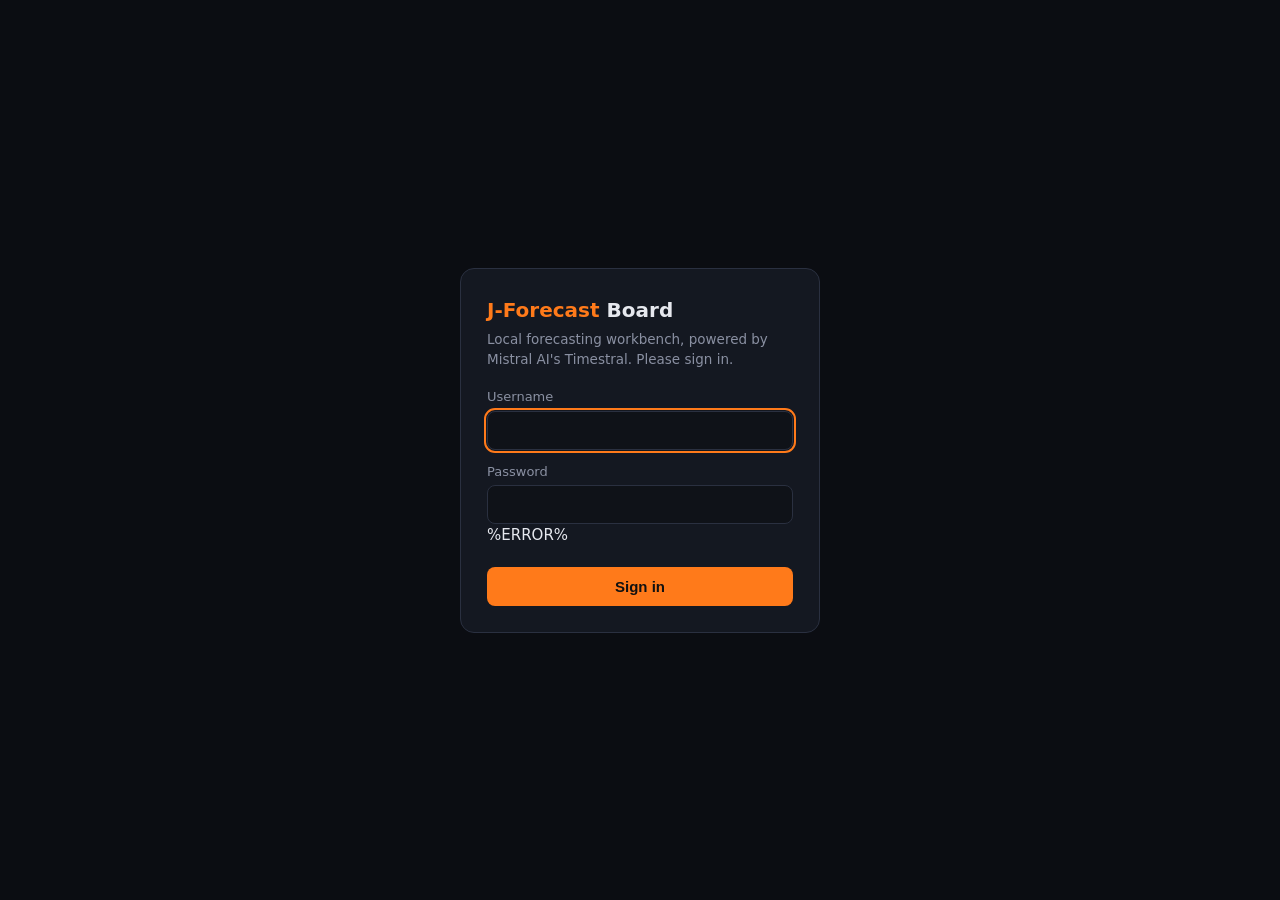
<file: src/j_forecast_board/adapters/inbound/http/templates/login.html>
<!DOCTYPE html>
<html lang="en"><head><meta charset="utf-8"><meta name="viewport" content="width=device-width, initial-scale=1">
<title>J-Forecast Board · Sign in</title>
<link rel="icon" href="data:image/svg+xml,%3Csvg xmlns='http://www.w3.org/2000/svg' viewBox='0 0 16 16'%3E%3Crect width='16' height='16' rx='3' fill='%230b0d12'/%3E%3Cpath d='M2 11 L6 7 L9 9 L14 3' stroke='%23ff7a1a' stroke-width='2' fill='none'/%3E%3C/svg%3E">
<style>
:root{--bg:#0b0d12;--card:#141821;--line:#2a3040;--fg:#e6e8ee;--muted:#8a90a2;--accent:#ff7a1a;--bad:#f87171}
*{box-sizing:border-box}body{margin:0;min-height:100vh;display:grid;place-items:center;background:var(--bg);color:var(--fg);
font:15px/1.5 Inter,"Segoe UI",system-ui,sans-serif;padding:16px}
form{width:100%;max-width:360px;background:var(--card);border:1px solid var(--line);border-radius:14px;padding:26px}
h1{font-size:20px;margin:0 0 4px}h1 span{color:var(--accent)}p{color:var(--muted);margin:0 0 18px;font-size:13.5px}
label{display:block;font-size:13px;color:var(--muted);margin:12px 0 4px}
input{width:100%;padding:10px 12px;border-radius:8px;border:1px solid var(--line);background:#0f1218;color:var(--fg);font-size:15px}
input:focus{outline:2px solid var(--accent);outline-offset:1px}
button{width:100%;margin-top:20px;padding:11px;border:0;border-radius:8px;background:var(--accent);color:#111;font-weight:700;font-size:15px;cursor:pointer}
.err{color:var(--bad);margin:12px 0 0;font-size:13.5px}
</style></head><body>
<form method="post" action="login">
<h1><span>J-Forecast</span> Board</h1><p>Local forecasting workbench, powered by Mistral AI's Timestral. Please sign in.</p>
<label for="u">Username</label><input id="u" name="username" autocomplete="username" autocapitalize="none" required autofocus>
<label for="p">Password</label><input id="p" name="password" type="password" autocomplete="current-password" required>
<input type="hidden" name="next" value="%NEXT%">%ERROR%
<button type="submit">Sign in</button>
</form></body></html>
</file>
